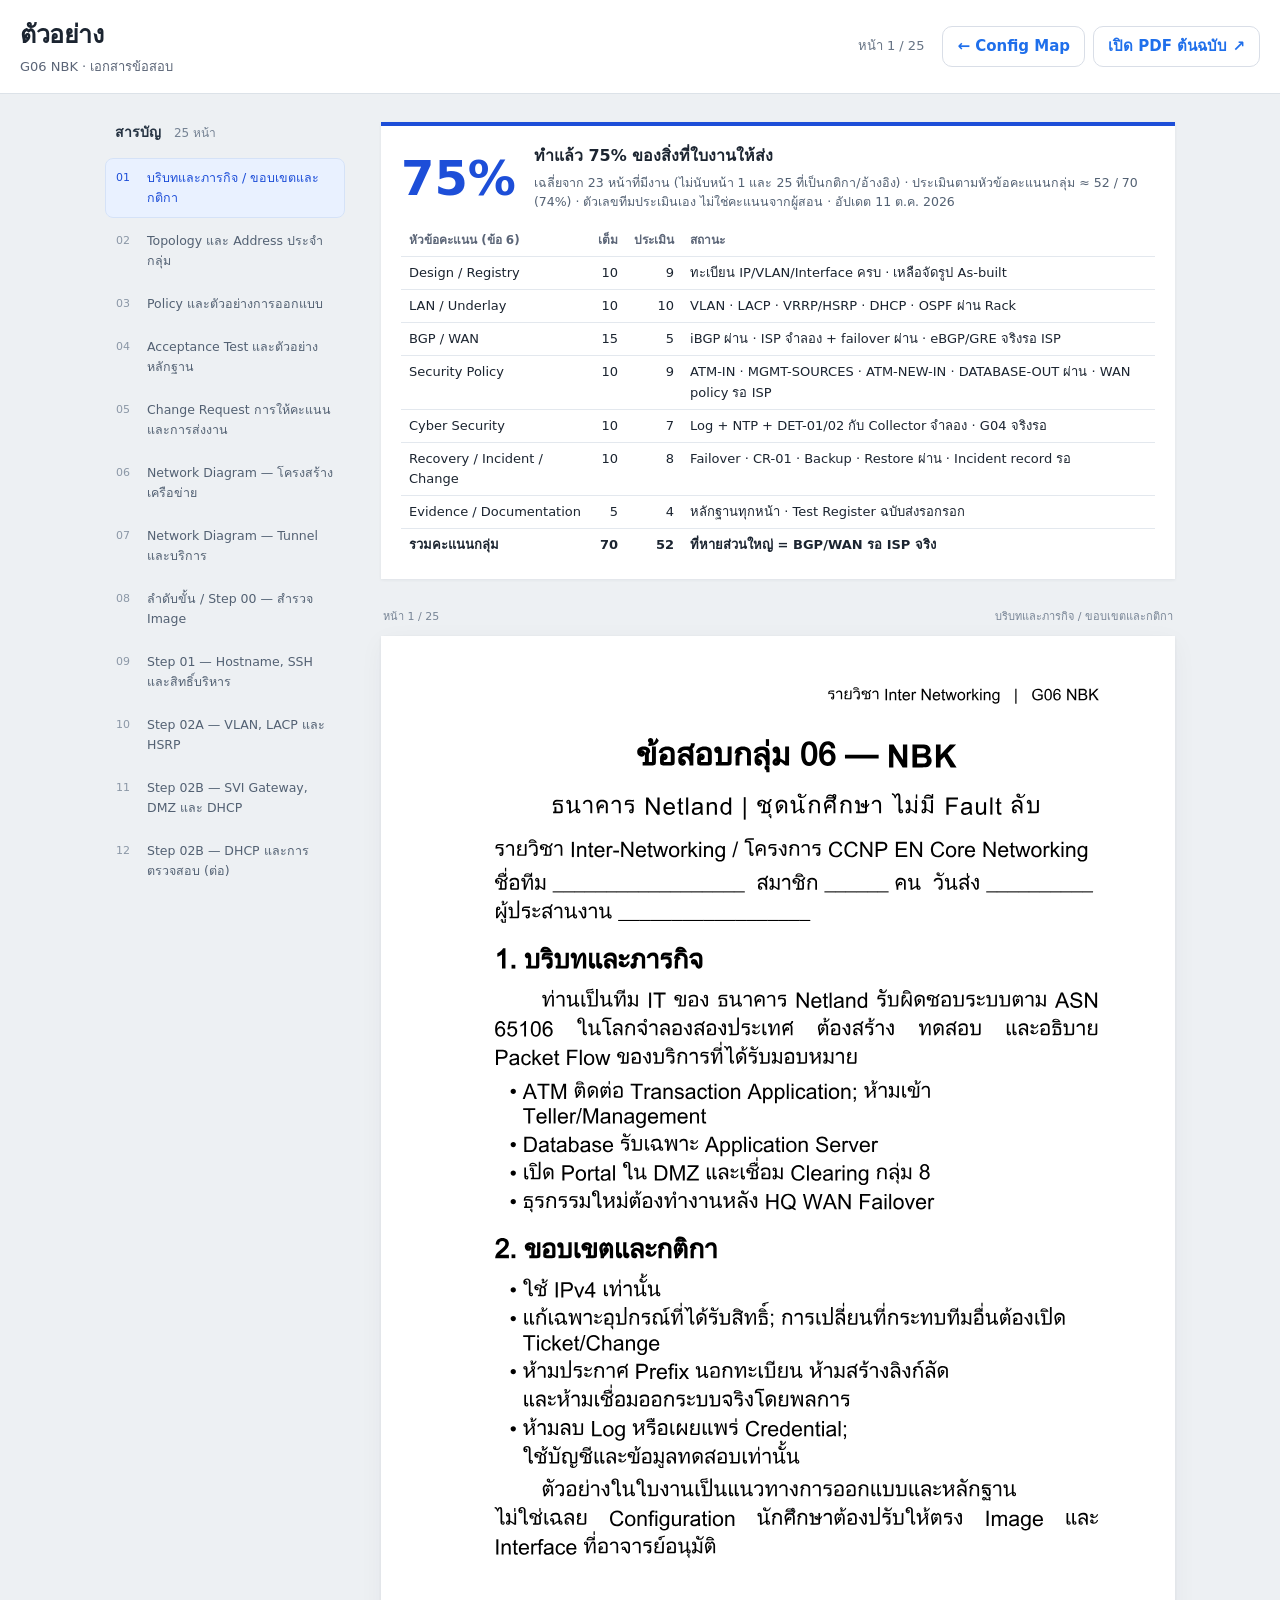
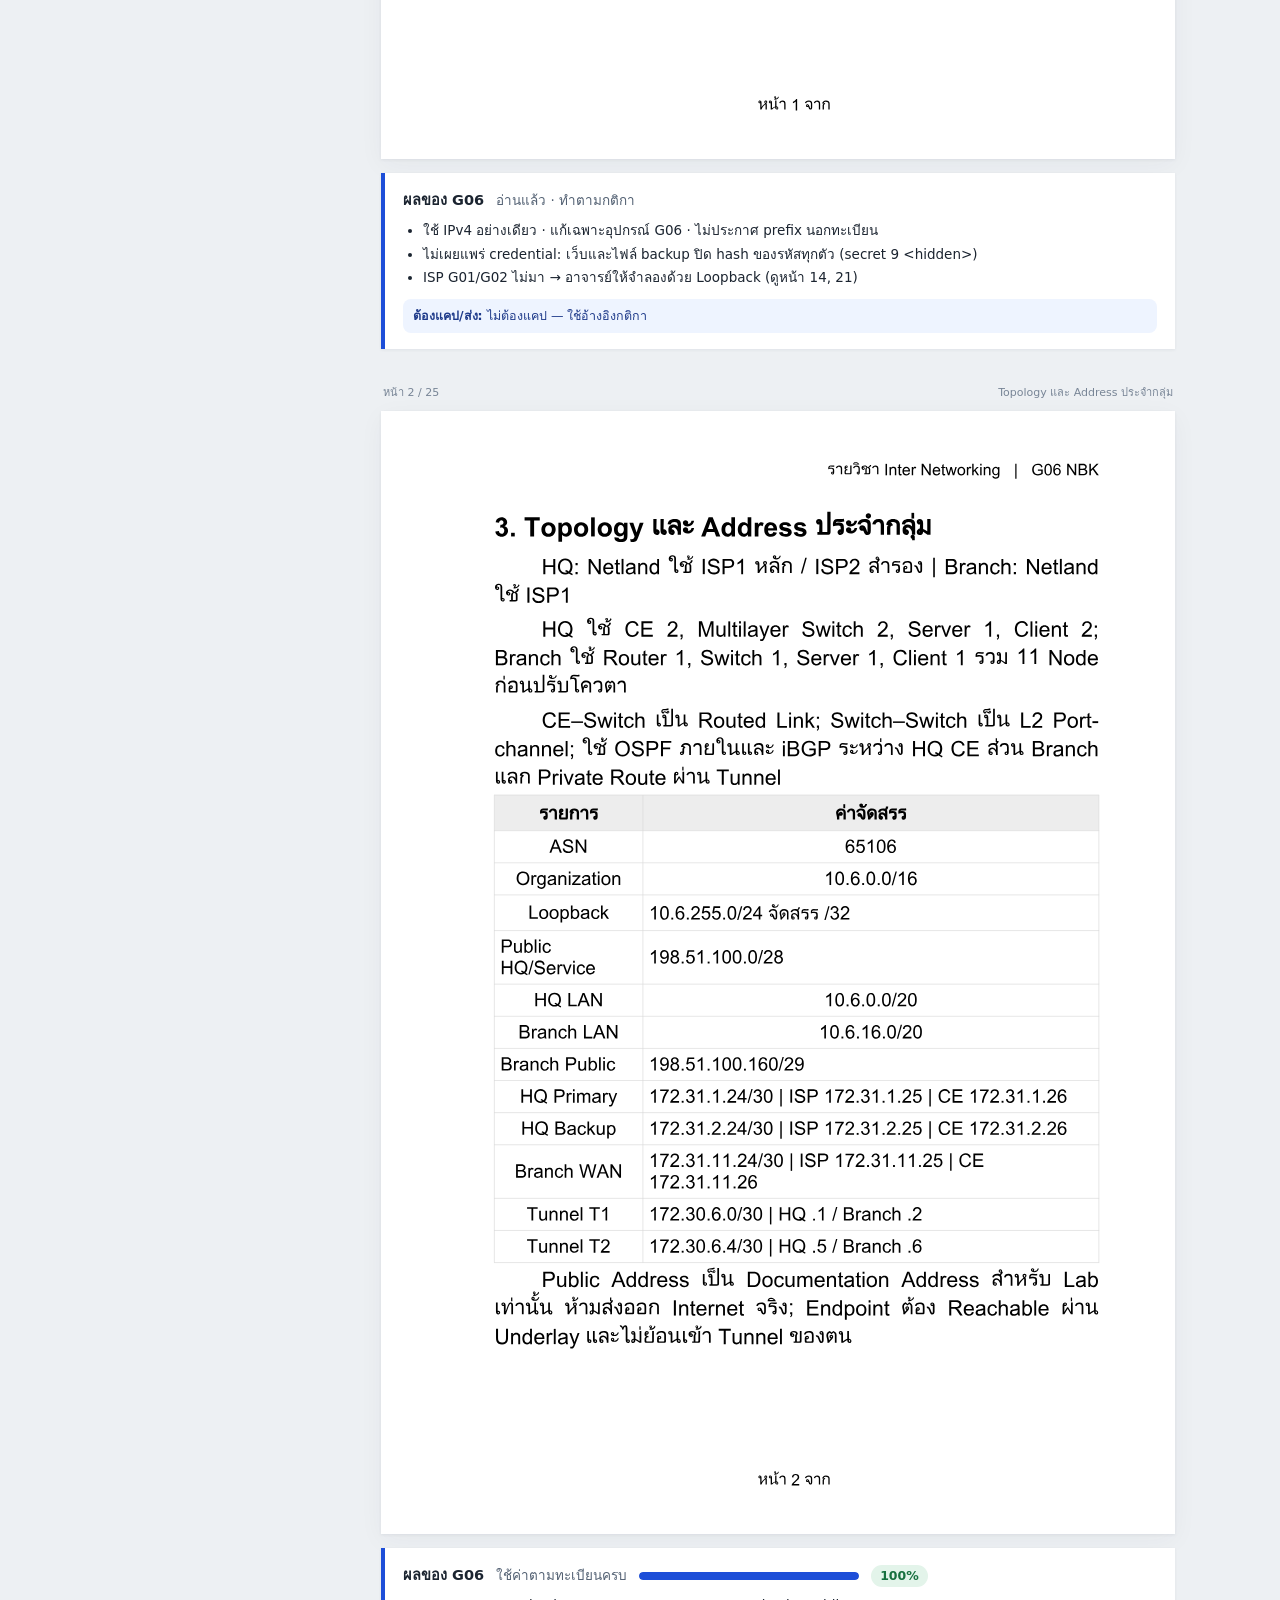
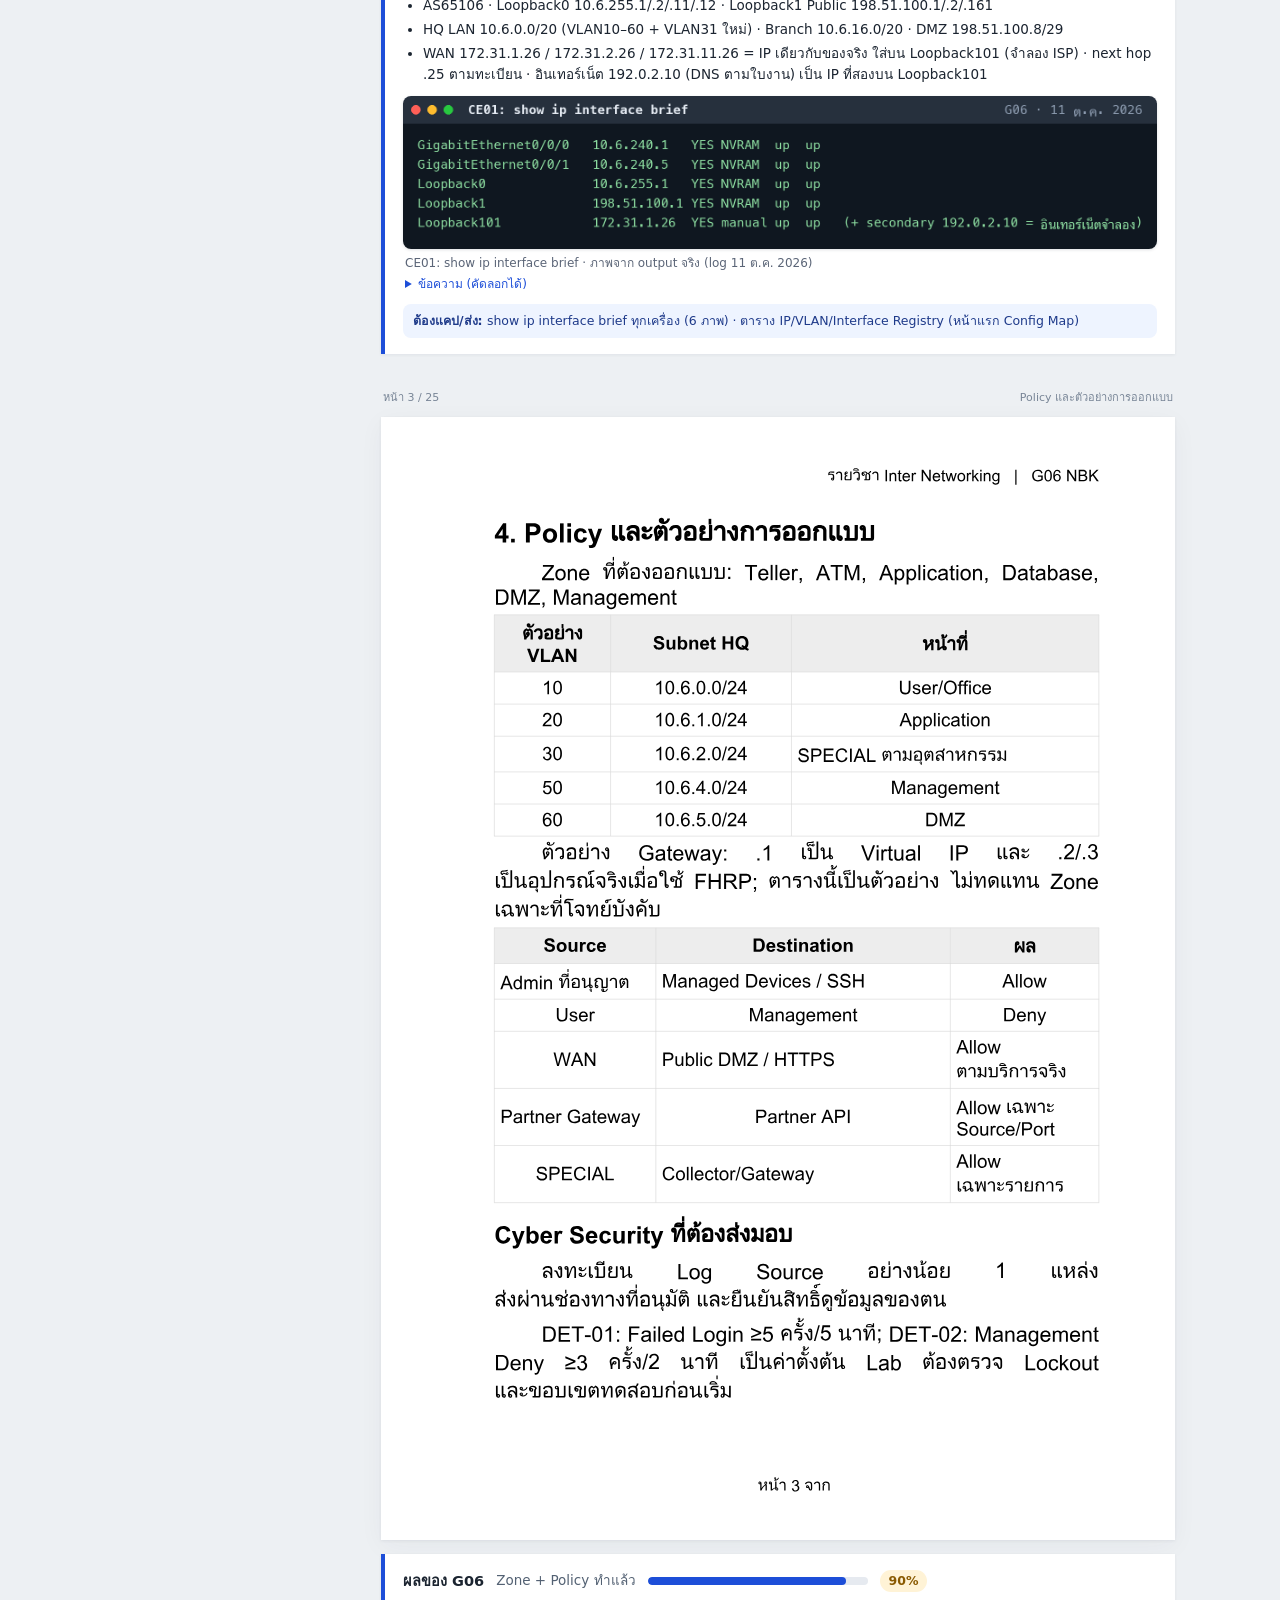
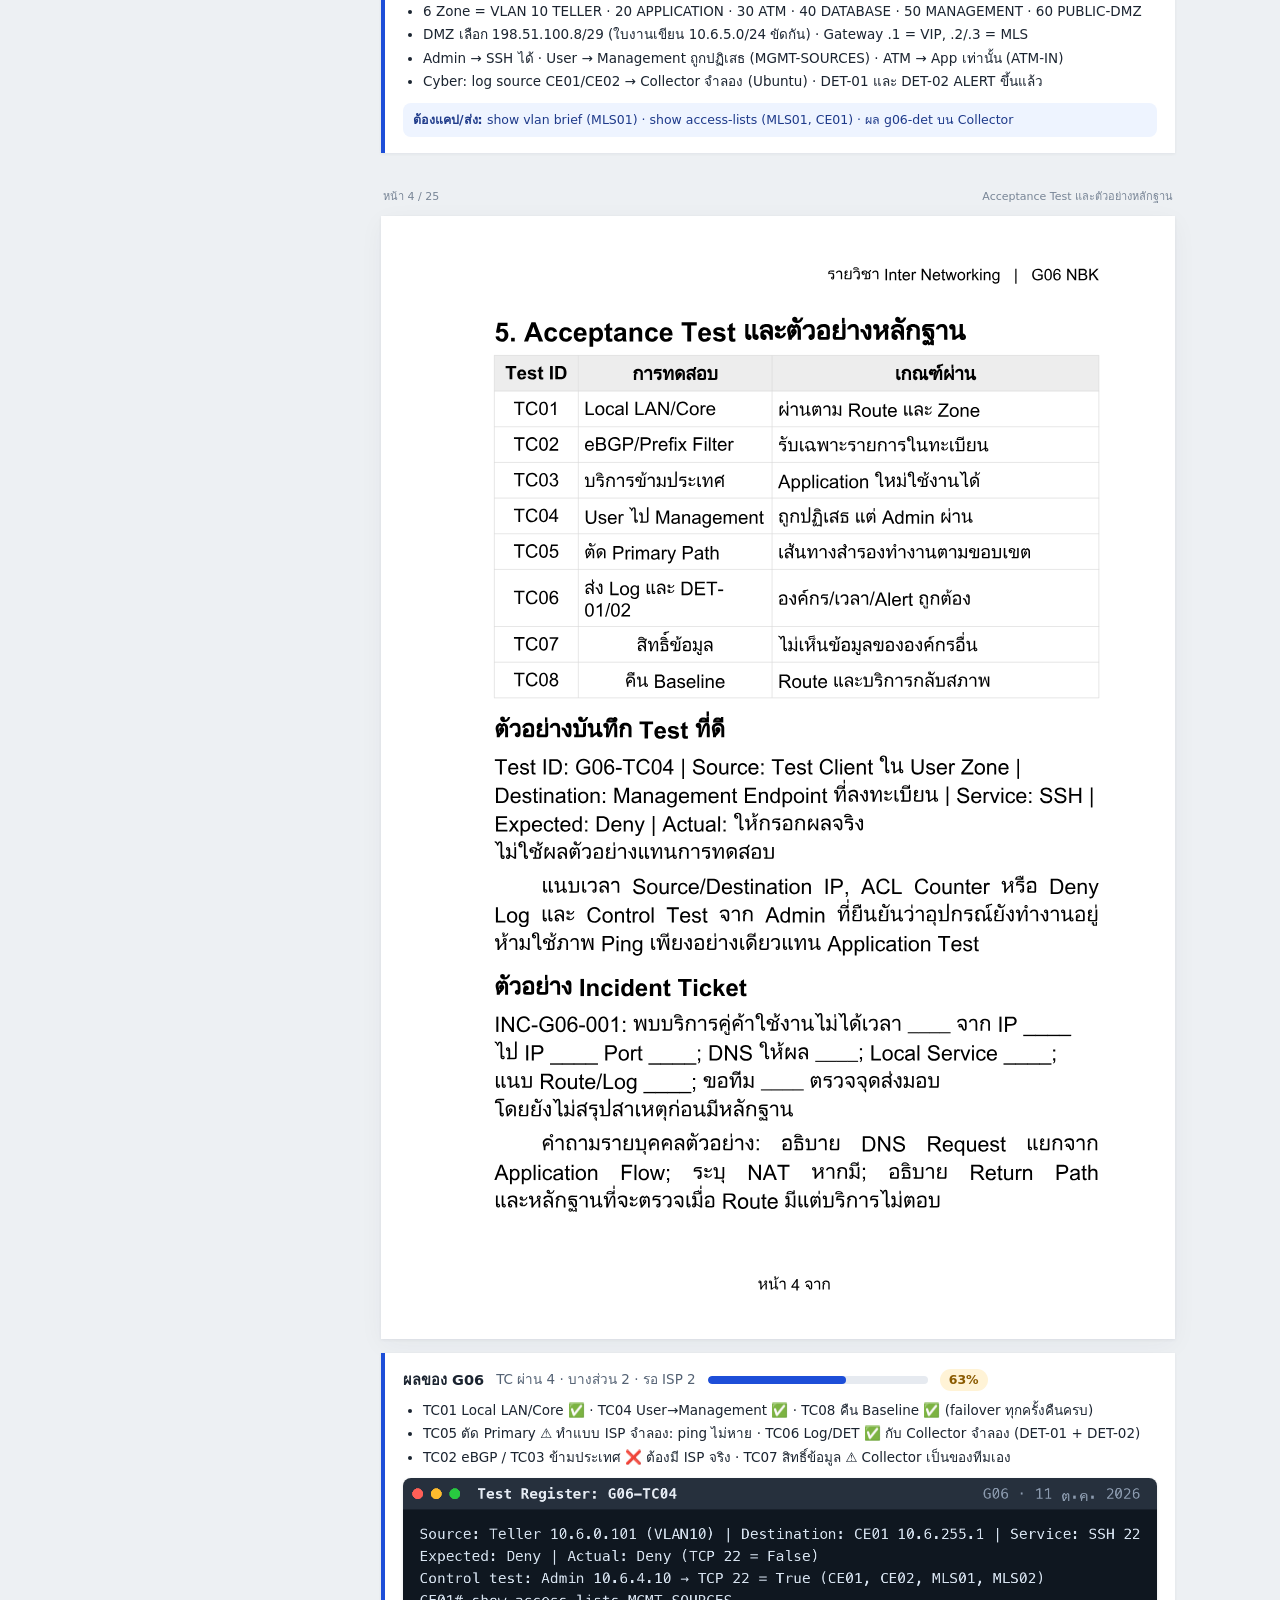
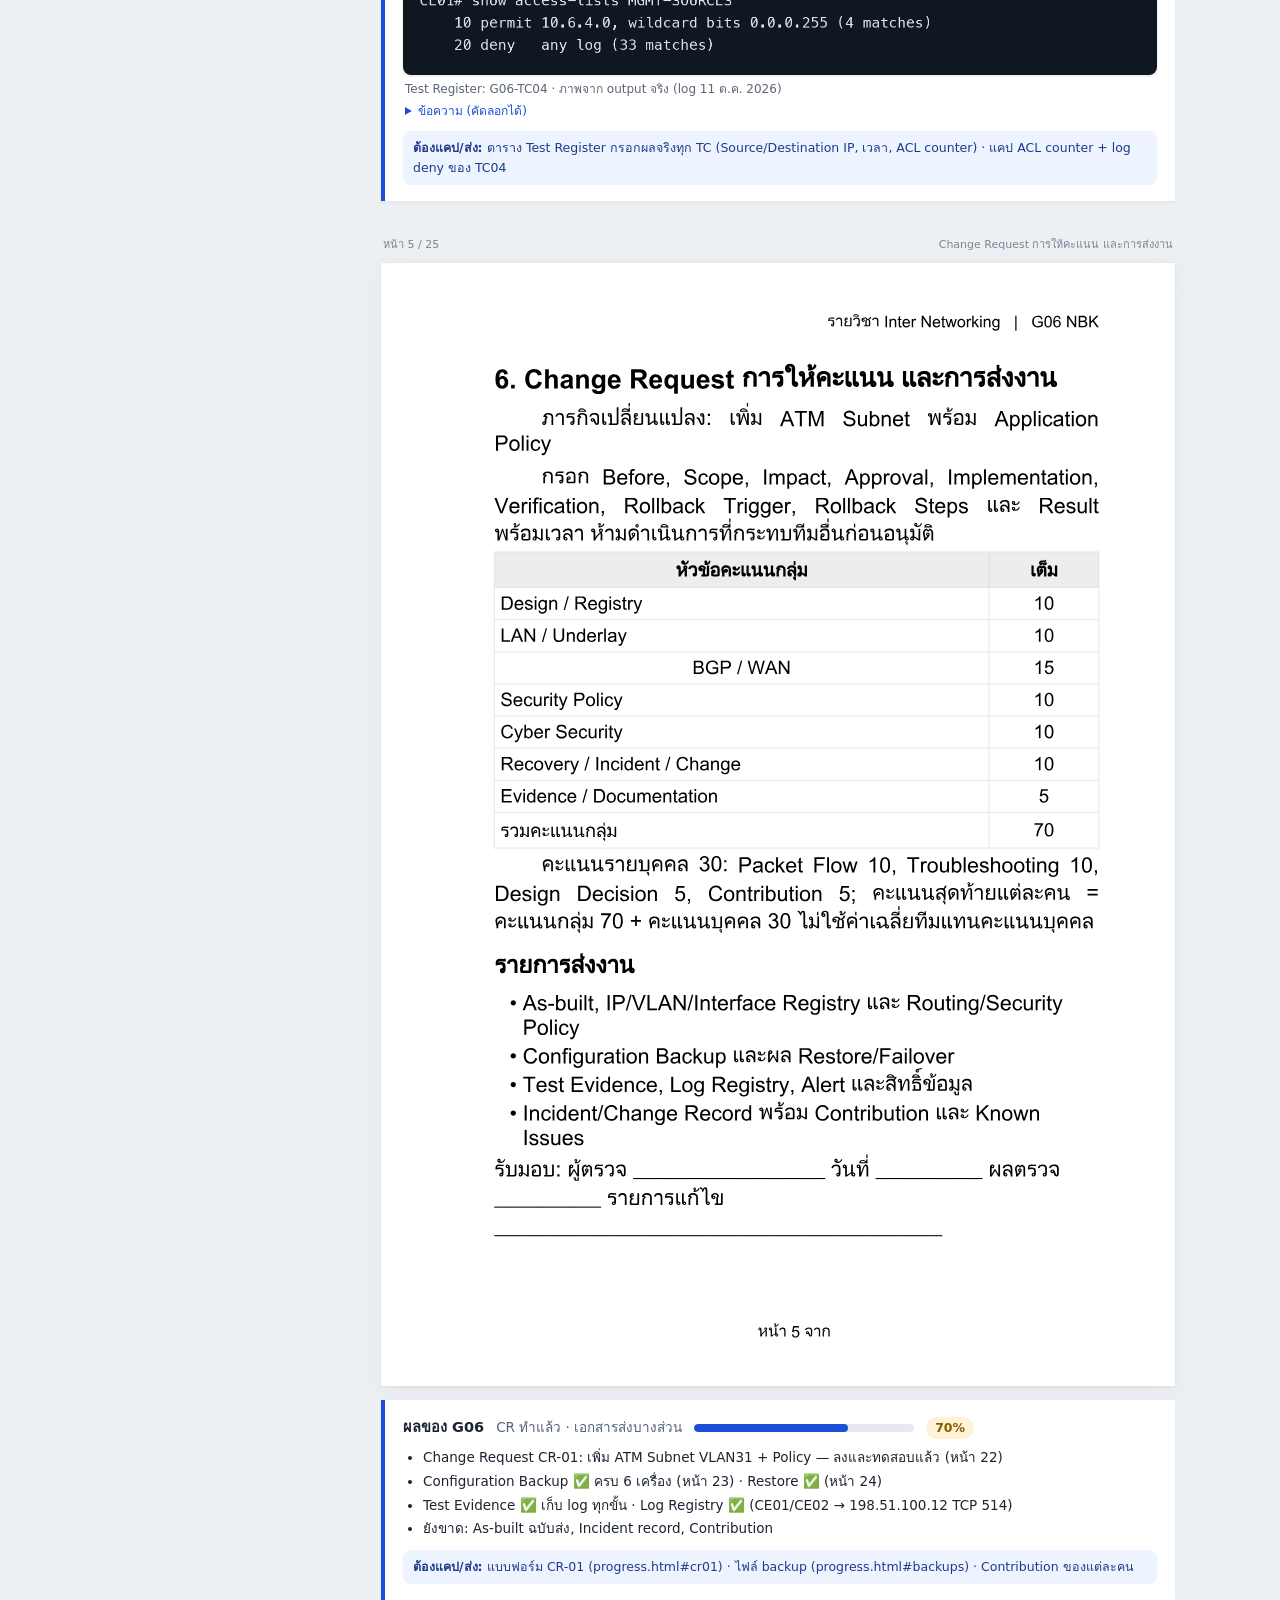
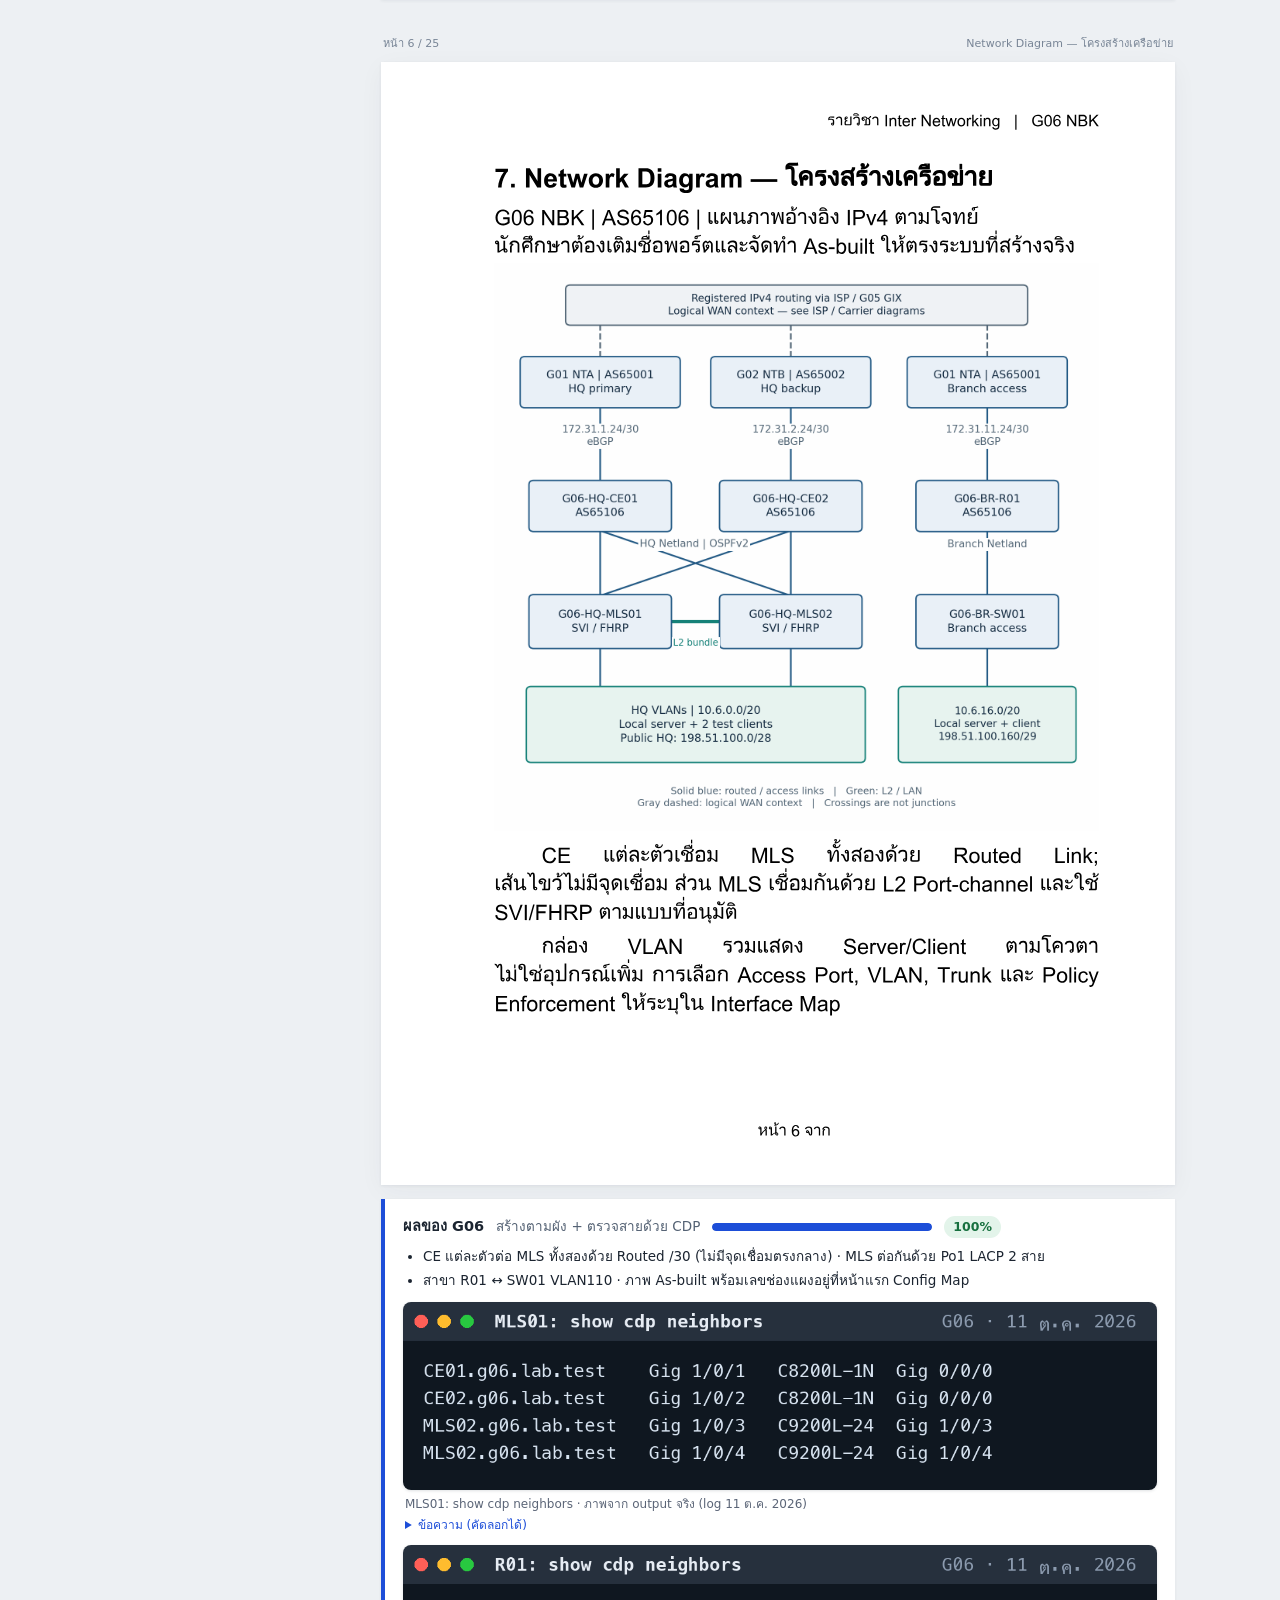
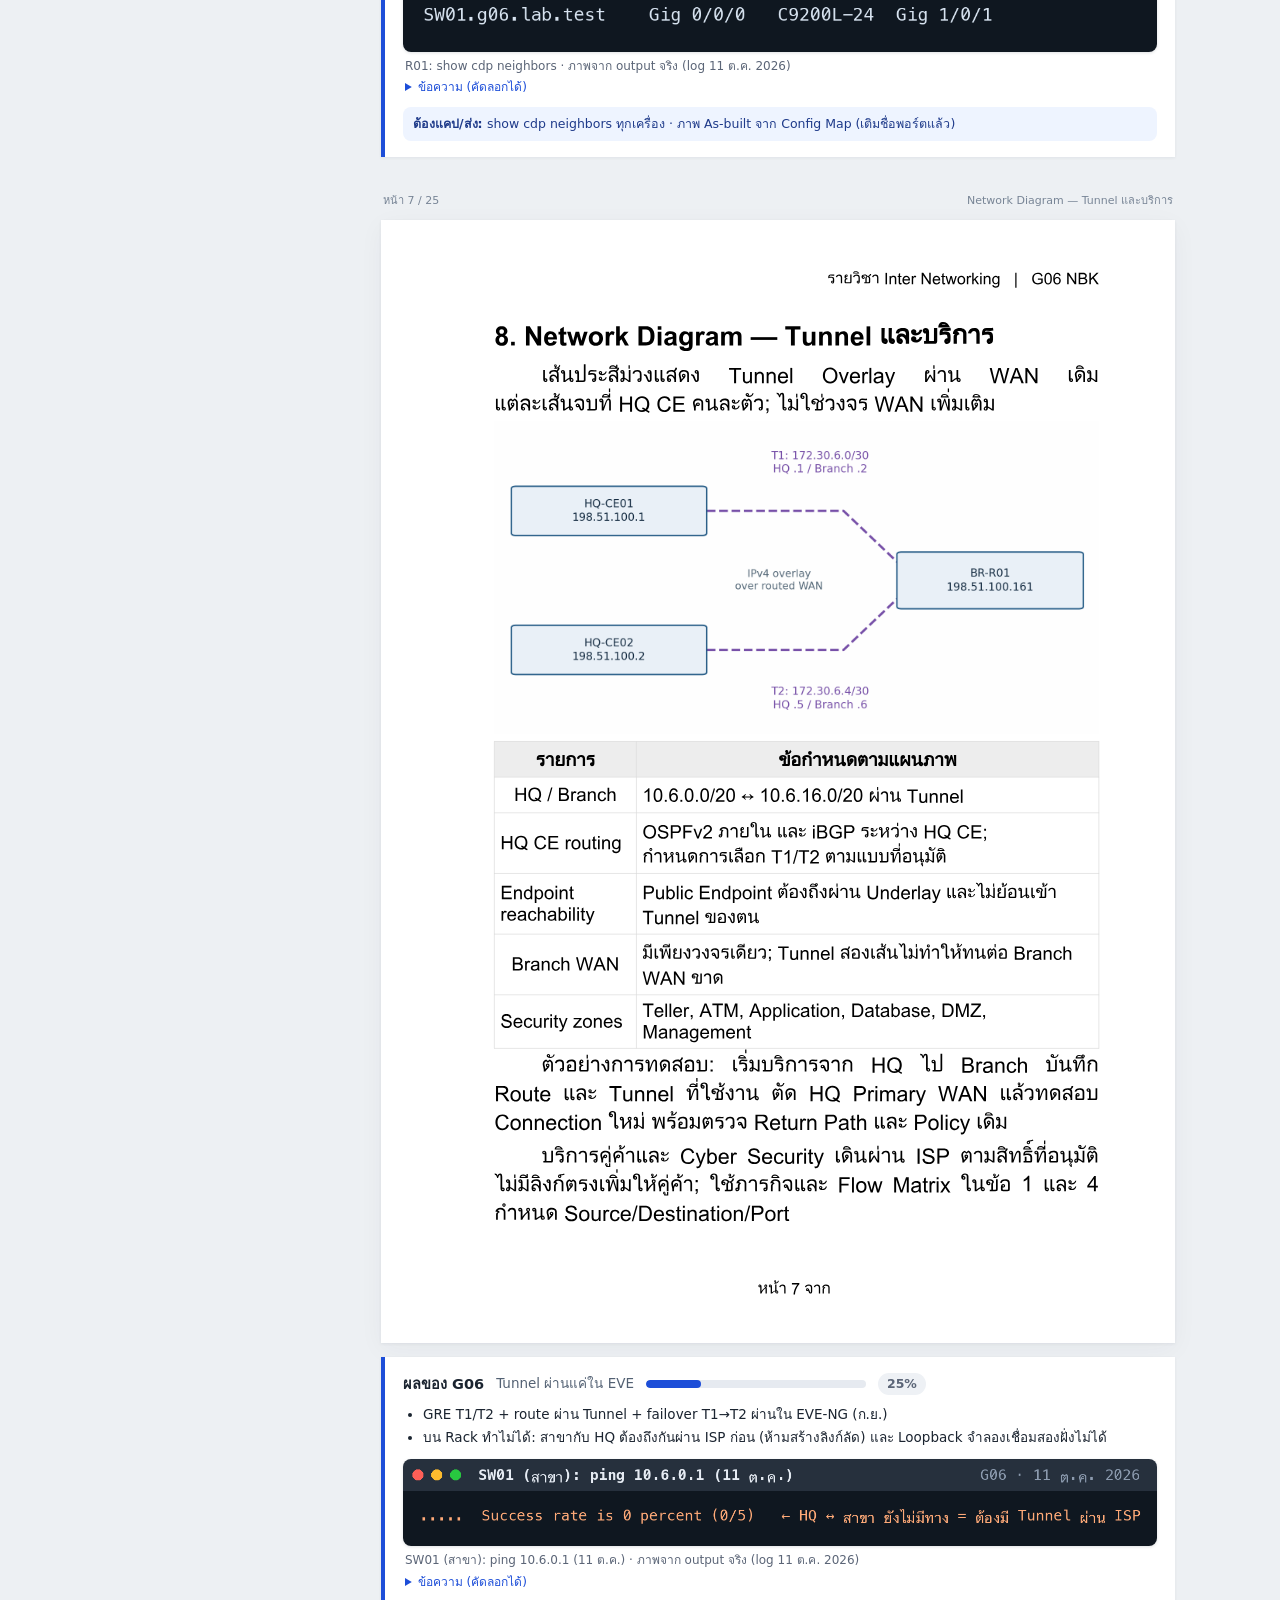
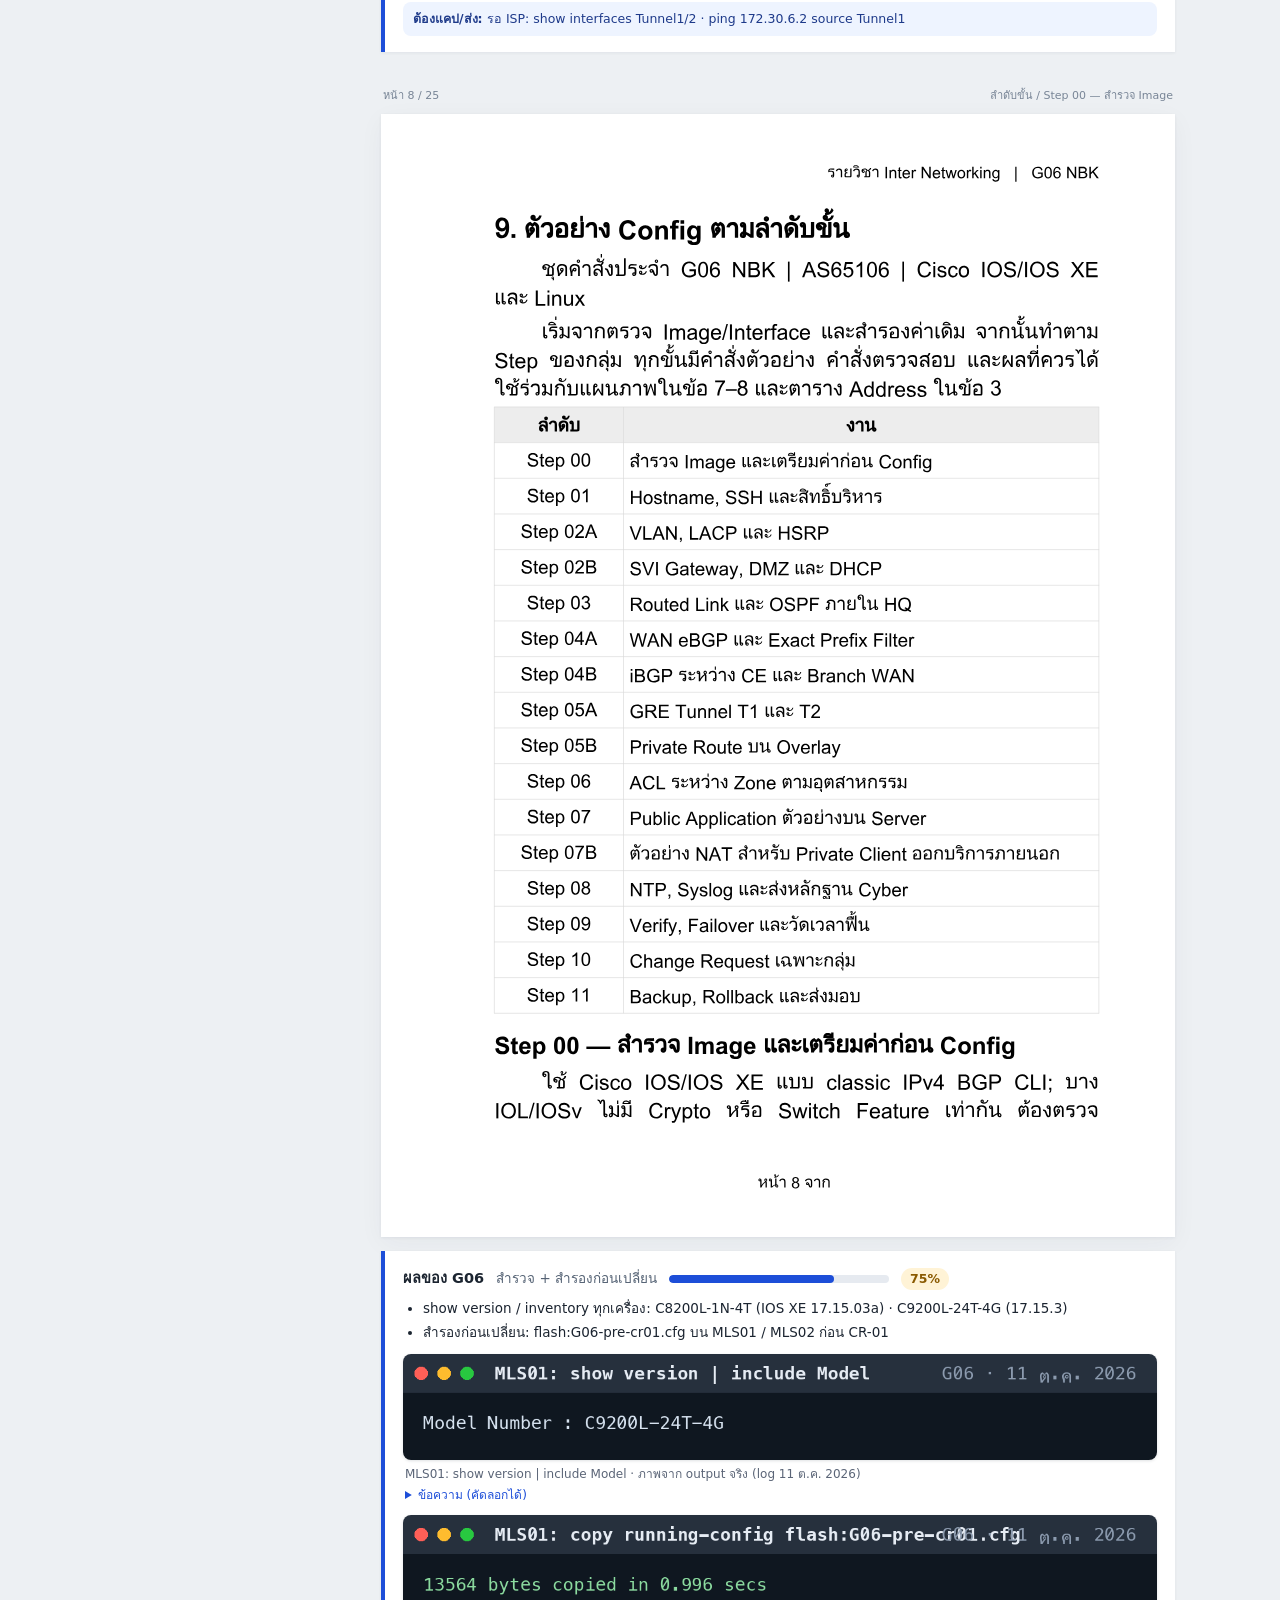
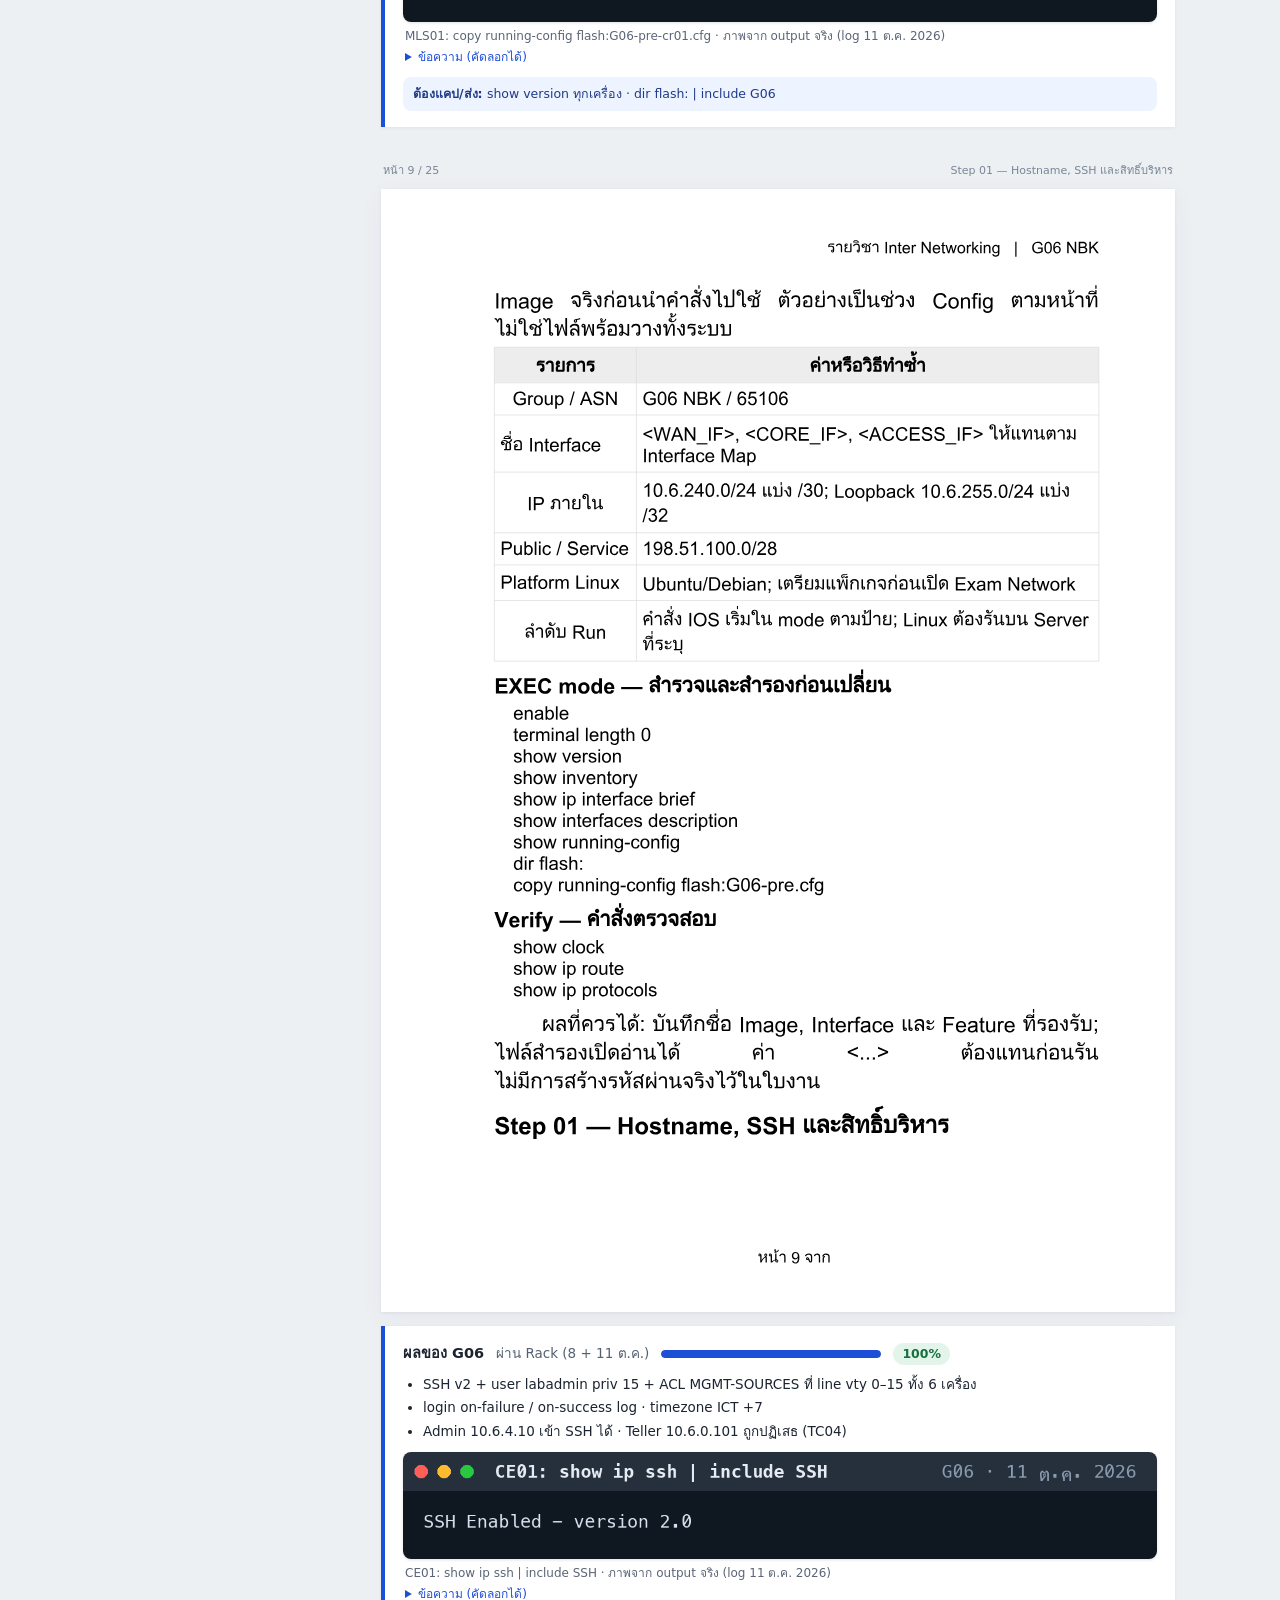
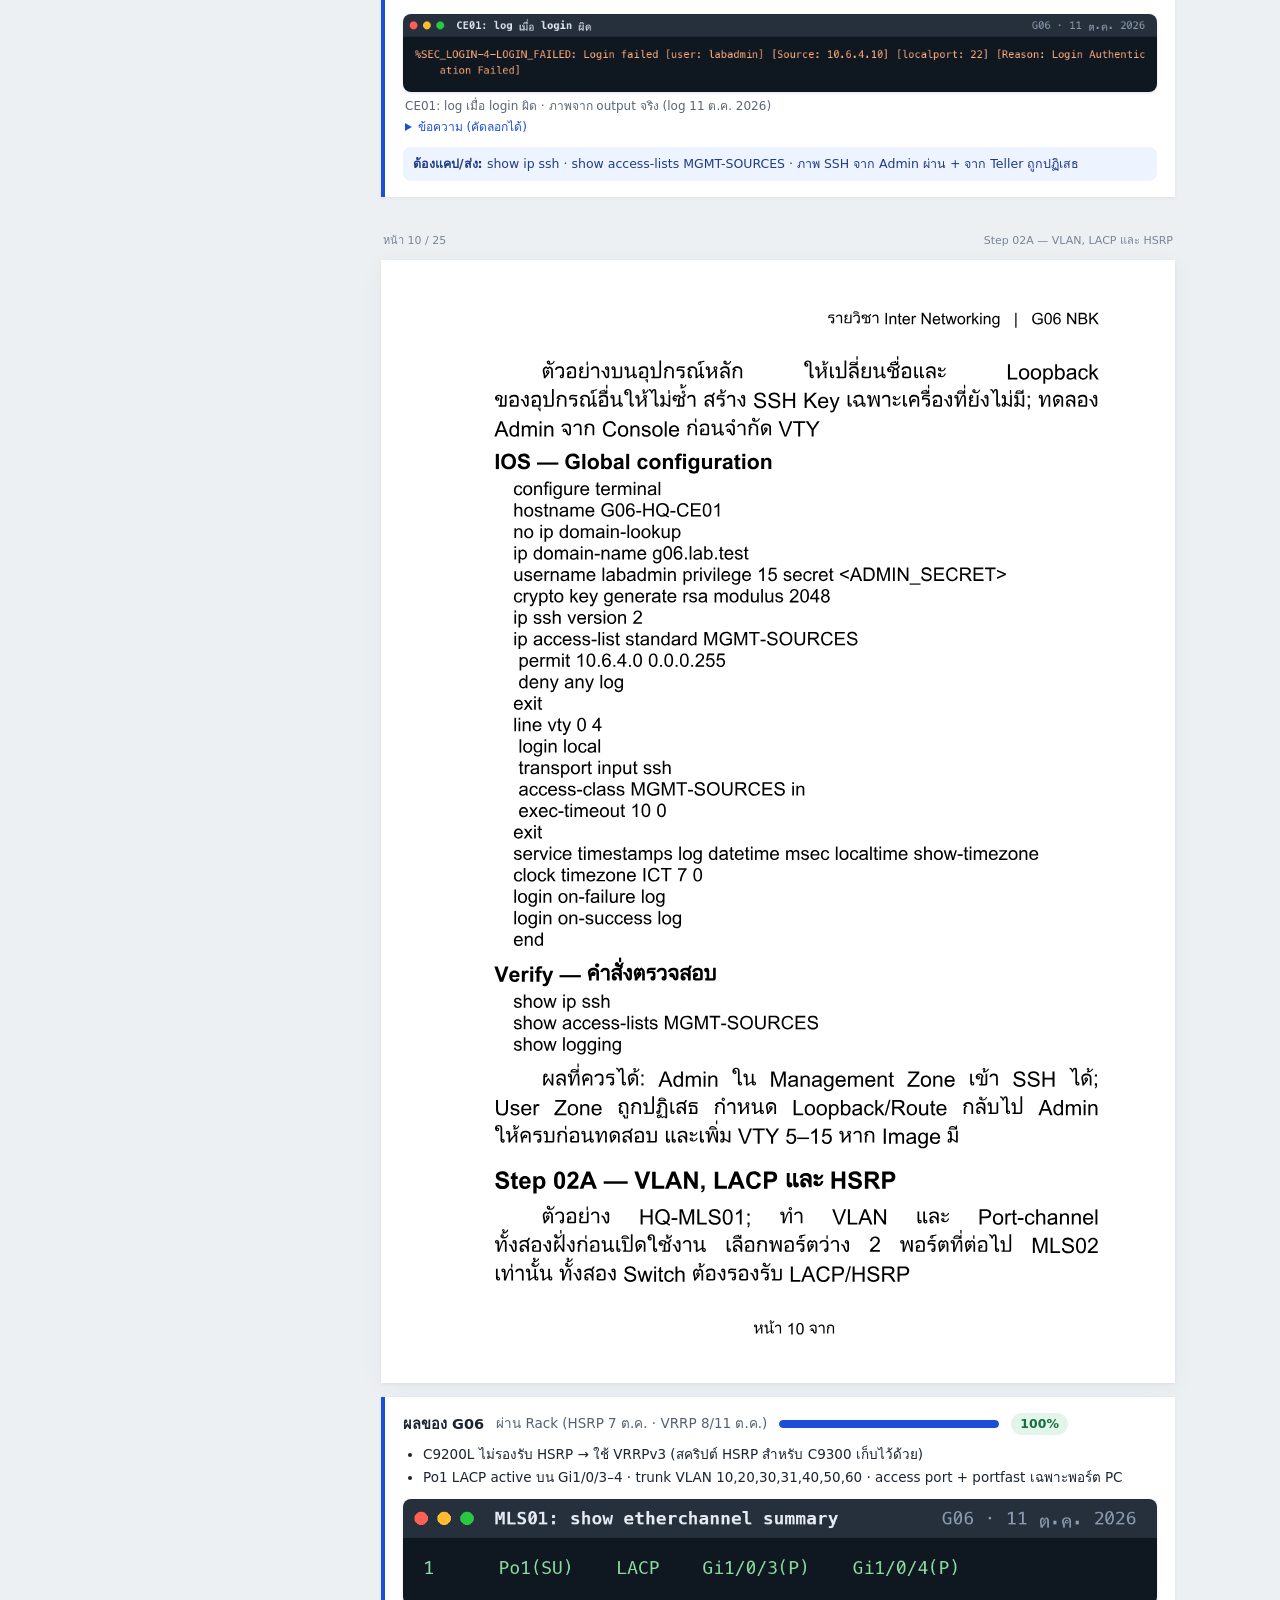
<file: examples.html>
<!doctype html>
<html lang="th" data-theme="light">
<head>
<meta charset="utf-8">
<meta name="viewport" content="width=device-width, initial-scale=1">
<title>ตัวอย่าง · G06 NBK</title>
<meta name="description" content="ตัวอย่างเอกสาร G06 NBK ตาม PDF ข้อสอบ ครบ 25 หน้า">
<link rel="stylesheet" href="style.css?v=20261011-progress1">
<link rel="stylesheet" href="examples.css?v=20261011-1">
<link rel="stylesheet" href="examples-evidence.css?v=20261011-3">
</head>
<body class="examples-body">
<a class="skip-link" href="#exam-document">ข้ามไปเอกสาร</a>
<header class="top examples-top">
  <div class="brand">
    <h1>ตัวอย่าง</h1>
    <p class="sub">G06 NBK · เอกสารข้อสอบ</p>
  </div>
  <div class="top-controls">
    <span class="reading-progress" id="readingProgress">หน้า 1 / 25</span>
    <a class="progress-link" href="index.html">← Config Map</a>
    <a class="progress-link" href="assets/exam-example/G06_NBK_Exam.pdf" target="_blank" rel="noopener">เปิด PDF ต้นฉบับ ↗</a>
  </div>
</header>
<div class="examples-layout">
  <aside class="document-outline" aria-label="สารบัญเอกสาร">
    <details open>
      <summary>สารบัญ <span>25 หน้า</span></summary>
      <nav aria-label="เลือกหน้าเอกสาร">
        <ol>
          <li><a href="#page-1" data-page-link="1"><span class="page-number">01</span><span>บริบทและภารกิจ / ขอบเขตและกติกา</span></a></li>
          <li><a href="#page-2" data-page-link="2"><span class="page-number">02</span><span>Topology และ Address ประจำกลุ่ม</span></a></li>
          <li><a href="#page-3" data-page-link="3"><span class="page-number">03</span><span>Policy และตัวอย่างการออกแบบ</span></a></li>
          <li><a href="#page-4" data-page-link="4"><span class="page-number">04</span><span>Acceptance Test และตัวอย่างหลักฐาน</span></a></li>
          <li><a href="#page-5" data-page-link="5"><span class="page-number">05</span><span>Change Request การให้คะแนน และการส่งงาน</span></a></li>
          <li><a href="#page-6" data-page-link="6"><span class="page-number">06</span><span>Network Diagram — โครงสร้างเครือข่าย</span></a></li>
          <li><a href="#page-7" data-page-link="7"><span class="page-number">07</span><span>Network Diagram — Tunnel และบริการ</span></a></li>
          <li><a href="#page-8" data-page-link="8"><span class="page-number">08</span><span>ลำดับขั้น / Step 00 — สำรวจ Image</span></a></li>
          <li><a href="#page-9" data-page-link="9"><span class="page-number">09</span><span>Step 01 — Hostname, SSH และสิทธิ์บริหาร</span></a></li>
          <li><a href="#page-10" data-page-link="10"><span class="page-number">10</span><span>Step 02A — VLAN, LACP และ HSRP</span></a></li>
          <li><a href="#page-11" data-page-link="11"><span class="page-number">11</span><span>Step 02B — SVI Gateway, DMZ และ DHCP</span></a></li>
          <li><a href="#page-12" data-page-link="12"><span class="page-number">12</span><span>Step 02B — DHCP และการตรวจสอบ (ต่อ)</span></a></li>
          <li><a href="#page-13" data-page-link="13"><span class="page-number">13</span><span>Step 03 — Routed Link และ OSPF ภายใน HQ</span></a></li>
          <li><a href="#page-14" data-page-link="14"><span class="page-number">14</span><span>Step 04A — WAN eBGP และ Exact Prefix Filter</span></a></li>
          <li><a href="#page-15" data-page-link="15"><span class="page-number">15</span><span>Step 04B — iBGP ระหว่าง CE และ Branch WAN</span></a></li>
          <li><a href="#page-16" data-page-link="16"><span class="page-number">16</span><span>Step 05A — GRE Tunnel T1 และ T2</span></a></li>
          <li><a href="#page-17" data-page-link="17"><span class="page-number">17</span><span>Step 05B — Private Route บน Overlay</span></a></li>
          <li><a href="#page-18" data-page-link="18"><span class="page-number">18</span><span>Step 06 — ACL ระหว่าง Zone</span></a></li>
          <li><a href="#page-19" data-page-link="19"><span class="page-number">19</span><span>Step 07 / 07B — Public Application และ NAT</span></a></li>
          <li><a href="#page-20" data-page-link="20"><span class="page-number">20</span><span>Step 08 — NTP, Syslog และหลักฐาน Cyber</span></a></li>
          <li><a href="#page-21" data-page-link="21"><span class="page-number">21</span><span>Step 09 — Verify, Failover และวัดเวลาฟื้น</span></a></li>
          <li><a href="#page-22" data-page-link="22"><span class="page-number">22</span><span>Step 10 — Change Request เฉพาะกลุ่ม</span></a></li>
          <li><a href="#page-23" data-page-link="23"><span class="page-number">23</span><span>Step 11 — Backup, Rollback และส่งมอบ</span></a></li>
          <li><a href="#page-24" data-page-link="24"><span class="page-number">24</span><span>Step 11 — Restore Check (ต่อ)</span></a></li>
          <li><a href="#page-25" data-page-link="25"><span class="page-number">25</span><span>เอกสารอ้างอิงและขอบเขตการใช้งาน Config</span></a></li>
        </ol>
      </nav>
    </details>
  </aside>
  <main id="exam-document" class="exam-document">
    <article class="exam-page" id="page-1" data-page="1" aria-label="หน้า 1: บริบทและภารกิจ / ขอบเขตและกติกา">
      <div class="page-caption"><span>หน้า 1 / 25</span><span>บริบทและภารกิจ / ขอบเขตและกติกา</span></div>
      <div class="paper">
        <img class="pdf-page-image" src="assets/exam-example/page-01.svg" alt="ข้อสอบ G06 NBK หน้า 1: บริบทและภารกิจ / ขอบเขตและกติกา" width="794" height="1123" loading="eager" decoding="async">
      </div>
      <!-- เพิ่มภาพของคุณหลังหน้า 1 ตรงนี้ เช่น:
      <figure class="evidence-figure">
        <img src="assets/my-evidence/page-01-result.png" alt="คำอธิบายภาพผลการทำงาน">
        <figcaption>คำอธิบายผลการทำงาน</figcaption>
      </figure>
      -->
    </article>

    <article class="exam-page" id="page-2" data-page="2" aria-label="หน้า 2: Topology และ Address ประจำกลุ่ม">
      <div class="page-caption"><span>หน้า 2 / 25</span><span>Topology และ Address ประจำกลุ่ม</span></div>
      <div class="paper">
        <img class="pdf-page-image" src="assets/exam-example/page-02.svg" alt="ข้อสอบ G06 NBK หน้า 2: Topology และ Address ประจำกลุ่ม" width="794" height="1123" loading="lazy" decoding="async">
      </div>
      <!-- เพิ่มภาพของคุณหลังหน้า 2 ตรงนี้ เช่น:
      <figure class="evidence-figure">
        <img src="assets/my-evidence/page-02-result.png" alt="คำอธิบายภาพผลการทำงาน">
        <figcaption>คำอธิบายผลการทำงาน</figcaption>
      </figure>
      -->
    </article>

    <article class="exam-page" id="page-3" data-page="3" aria-label="หน้า 3: Policy และตัวอย่างการออกแบบ">
      <div class="page-caption"><span>หน้า 3 / 25</span><span>Policy และตัวอย่างการออกแบบ</span></div>
      <div class="paper">
        <img class="pdf-page-image" src="assets/exam-example/page-03.svg" alt="ข้อสอบ G06 NBK หน้า 3: Policy และตัวอย่างการออกแบบ" width="794" height="1123" loading="lazy" decoding="async">
      </div>
      <!-- เพิ่มภาพของคุณหลังหน้า 3 ตรงนี้ เช่น:
      <figure class="evidence-figure">
        <img src="assets/my-evidence/page-03-result.png" alt="คำอธิบายภาพผลการทำงาน">
        <figcaption>คำอธิบายผลการทำงาน</figcaption>
      </figure>
      -->
    </article>

    <article class="exam-page" id="page-4" data-page="4" aria-label="หน้า 4: Acceptance Test และตัวอย่างหลักฐาน">
      <div class="page-caption"><span>หน้า 4 / 25</span><span>Acceptance Test และตัวอย่างหลักฐาน</span></div>
      <div class="paper">
        <img class="pdf-page-image" src="assets/exam-example/page-04.svg" alt="ข้อสอบ G06 NBK หน้า 4: Acceptance Test และตัวอย่างหลักฐาน" width="794" height="1123" loading="lazy" decoding="async">
      </div>
      <!-- เพิ่มภาพของคุณหลังหน้า 4 ตรงนี้ เช่น:
      <figure class="evidence-figure">
        <img src="assets/my-evidence/page-04-result.png" alt="คำอธิบายภาพผลการทำงาน">
        <figcaption>คำอธิบายผลการทำงาน</figcaption>
      </figure>
      -->
    </article>

    <article class="exam-page" id="page-5" data-page="5" aria-label="หน้า 5: Change Request การให้คะแนน และการส่งงาน">
      <div class="page-caption"><span>หน้า 5 / 25</span><span>Change Request การให้คะแนน และการส่งงาน</span></div>
      <div class="paper">
        <img class="pdf-page-image" src="assets/exam-example/page-05.svg" alt="ข้อสอบ G06 NBK หน้า 5: Change Request การให้คะแนน และการส่งงาน" width="794" height="1123" loading="lazy" decoding="async">
      </div>
      <!-- เพิ่มภาพของคุณหลังหน้า 5 ตรงนี้ เช่น:
      <figure class="evidence-figure">
        <img src="assets/my-evidence/page-05-result.png" alt="คำอธิบายภาพผลการทำงาน">
        <figcaption>คำอธิบายผลการทำงาน</figcaption>
      </figure>
      -->
    </article>

    <article class="exam-page" id="page-6" data-page="6" aria-label="หน้า 6: Network Diagram — โครงสร้างเครือข่าย">
      <div class="page-caption"><span>หน้า 6 / 25</span><span>Network Diagram — โครงสร้างเครือข่าย</span></div>
      <div class="paper">
        <img class="pdf-page-image" src="assets/exam-example/page-06.svg" alt="ข้อสอบ G06 NBK หน้า 6: Network Diagram — โครงสร้างเครือข่าย" width="794" height="1123" loading="lazy" decoding="async">
      </div>
      <!-- เพิ่มภาพของคุณหลังหน้า 6 ตรงนี้ เช่น:
      <figure class="evidence-figure">
        <img src="assets/my-evidence/page-06-result.png" alt="คำอธิบายภาพผลการทำงาน">
        <figcaption>คำอธิบายผลการทำงาน</figcaption>
      </figure>
      -->
    </article>

    <article class="exam-page" id="page-7" data-page="7" aria-label="หน้า 7: Network Diagram — Tunnel และบริการ">
      <div class="page-caption"><span>หน้า 7 / 25</span><span>Network Diagram — Tunnel และบริการ</span></div>
      <div class="paper">
        <img class="pdf-page-image" src="assets/exam-example/page-07.svg" alt="ข้อสอบ G06 NBK หน้า 7: Network Diagram — Tunnel และบริการ" width="794" height="1123" loading="lazy" decoding="async">
      </div>
      <!-- เพิ่มภาพของคุณหลังหน้า 7 ตรงนี้ เช่น:
      <figure class="evidence-figure">
        <img src="assets/my-evidence/page-07-result.png" alt="คำอธิบายภาพผลการทำงาน">
        <figcaption>คำอธิบายผลการทำงาน</figcaption>
      </figure>
      -->
    </article>

    <article class="exam-page" id="page-8" data-page="8" aria-label="หน้า 8: ลำดับขั้น / Step 00 — สำรวจ Image">
      <div class="page-caption"><span>หน้า 8 / 25</span><span>ลำดับขั้น / Step 00 — สำรวจ Image</span></div>
      <div class="paper">
        <img class="pdf-page-image" src="assets/exam-example/page-08.svg" alt="ข้อสอบ G06 NBK หน้า 8: ลำดับขั้น / Step 00 — สำรวจ Image" width="794" height="1123" loading="lazy" decoding="async">
      </div>
      <!-- เพิ่มภาพของคุณหลังหน้า 8 ตรงนี้ เช่น:
      <figure class="evidence-figure">
        <img src="assets/my-evidence/page-08-result.png" alt="คำอธิบายภาพผลการทำงาน">
        <figcaption>คำอธิบายผลการทำงาน</figcaption>
      </figure>
      -->
    </article>

    <article class="exam-page" id="page-9" data-page="9" aria-label="หน้า 9: Step 01 — Hostname, SSH และสิทธิ์บริหาร">
      <div class="page-caption"><span>หน้า 9 / 25</span><span>Step 01 — Hostname, SSH และสิทธิ์บริหาร</span></div>
      <div class="paper">
        <img class="pdf-page-image" src="assets/exam-example/page-09.svg" alt="ข้อสอบ G06 NBK หน้า 9: Step 01 — Hostname, SSH และสิทธิ์บริหาร" width="794" height="1123" loading="lazy" decoding="async">
      </div>
      <!-- เพิ่มภาพของคุณหลังหน้า 9 ตรงนี้ เช่น:
      <figure class="evidence-figure">
        <img src="assets/my-evidence/page-09-result.png" alt="คำอธิบายภาพผลการทำงาน">
        <figcaption>คำอธิบายผลการทำงาน</figcaption>
      </figure>
      -->
    </article>

    <article class="exam-page" id="page-10" data-page="10" aria-label="หน้า 10: Step 02A — VLAN, LACP และ HSRP">
      <div class="page-caption"><span>หน้า 10 / 25</span><span>Step 02A — VLAN, LACP และ HSRP</span></div>
      <div class="paper">
        <img class="pdf-page-image" src="assets/exam-example/page-10.svg" alt="ข้อสอบ G06 NBK หน้า 10: Step 02A — VLAN, LACP และ HSRP" width="794" height="1123" loading="lazy" decoding="async">
      </div>
      <!-- เพิ่มภาพของคุณหลังหน้า 10 ตรงนี้ เช่น:
      <figure class="evidence-figure">
        <img src="assets/my-evidence/page-10-result.png" alt="คำอธิบายภาพผลการทำงาน">
        <figcaption>คำอธิบายผลการทำงาน</figcaption>
      </figure>
      -->
    </article>

    <article class="exam-page" id="page-11" data-page="11" aria-label="หน้า 11: Step 02B — SVI Gateway, DMZ และ DHCP">
      <div class="page-caption"><span>หน้า 11 / 25</span><span>Step 02B — SVI Gateway, DMZ และ DHCP</span></div>
      <div class="paper">
        <img class="pdf-page-image" src="assets/exam-example/page-11.svg" alt="ข้อสอบ G06 NBK หน้า 11: Step 02B — SVI Gateway, DMZ และ DHCP" width="794" height="1123" loading="lazy" decoding="async">
      </div>
      <!-- เพิ่มภาพของคุณหลังหน้า 11 ตรงนี้ เช่น:
      <figure class="evidence-figure">
        <img src="assets/my-evidence/page-11-result.png" alt="คำอธิบายภาพผลการทำงาน">
        <figcaption>คำอธิบายผลการทำงาน</figcaption>
      </figure>
      -->
    </article>

    <article class="exam-page" id="page-12" data-page="12" aria-label="หน้า 12: Step 02B — DHCP และการตรวจสอบ (ต่อ)">
      <div class="page-caption"><span>หน้า 12 / 25</span><span>Step 02B — DHCP และการตรวจสอบ (ต่อ)</span></div>
      <div class="paper">
        <img class="pdf-page-image" src="assets/exam-example/page-12.svg" alt="ข้อสอบ G06 NBK หน้า 12: Step 02B — DHCP และการตรวจสอบ (ต่อ)" width="794" height="1123" loading="lazy" decoding="async">
      </div>
      <!-- เพิ่มภาพของคุณหลังหน้า 12 ตรงนี้ เช่น:
      <figure class="evidence-figure">
        <img src="assets/my-evidence/page-12-result.png" alt="คำอธิบายภาพผลการทำงาน">
        <figcaption>คำอธิบายผลการทำงาน</figcaption>
      </figure>
      -->
    </article>

    <article class="exam-page" id="page-13" data-page="13" aria-label="หน้า 13: Step 03 — Routed Link และ OSPF ภายใน HQ">
      <div class="page-caption"><span>หน้า 13 / 25</span><span>Step 03 — Routed Link และ OSPF ภายใน HQ</span></div>
      <div class="paper">
        <img class="pdf-page-image" src="assets/exam-example/page-13.svg" alt="ข้อสอบ G06 NBK หน้า 13: Step 03 — Routed Link และ OSPF ภายใน HQ" width="794" height="1123" loading="lazy" decoding="async">
      </div>
      <!-- เพิ่มภาพของคุณหลังหน้า 13 ตรงนี้ เช่น:
      <figure class="evidence-figure">
        <img src="assets/my-evidence/page-13-result.png" alt="คำอธิบายภาพผลการทำงาน">
        <figcaption>คำอธิบายผลการทำงาน</figcaption>
      </figure>
      -->
    </article>

    <article class="exam-page" id="page-14" data-page="14" aria-label="หน้า 14: Step 04A — WAN eBGP และ Exact Prefix Filter">
      <div class="page-caption"><span>หน้า 14 / 25</span><span>Step 04A — WAN eBGP และ Exact Prefix Filter</span></div>
      <div class="paper">
        <img class="pdf-page-image" src="assets/exam-example/page-14.svg" alt="ข้อสอบ G06 NBK หน้า 14: Step 04A — WAN eBGP และ Exact Prefix Filter" width="794" height="1123" loading="lazy" decoding="async">
      </div>
      <!-- เพิ่มภาพของคุณหลังหน้า 14 ตรงนี้ เช่น:
      <figure class="evidence-figure">
        <img src="assets/my-evidence/page-14-result.png" alt="คำอธิบายภาพผลการทำงาน">
        <figcaption>คำอธิบายผลการทำงาน</figcaption>
      </figure>
      -->
    </article>

    <article class="exam-page" id="page-15" data-page="15" aria-label="หน้า 15: Step 04B — iBGP ระหว่าง CE และ Branch WAN">
      <div class="page-caption"><span>หน้า 15 / 25</span><span>Step 04B — iBGP ระหว่าง CE และ Branch WAN</span></div>
      <div class="paper">
        <img class="pdf-page-image" src="assets/exam-example/page-15.svg" alt="ข้อสอบ G06 NBK หน้า 15: Step 04B — iBGP ระหว่าง CE และ Branch WAN" width="794" height="1123" loading="lazy" decoding="async">
      </div>
      <!-- เพิ่มภาพของคุณหลังหน้า 15 ตรงนี้ เช่น:
      <figure class="evidence-figure">
        <img src="assets/my-evidence/page-15-result.png" alt="คำอธิบายภาพผลการทำงาน">
        <figcaption>คำอธิบายผลการทำงาน</figcaption>
      </figure>
      -->
    </article>

    <article class="exam-page" id="page-16" data-page="16" aria-label="หน้า 16: Step 05A — GRE Tunnel T1 และ T2">
      <div class="page-caption"><span>หน้า 16 / 25</span><span>Step 05A — GRE Tunnel T1 และ T2</span></div>
      <div class="paper">
        <img class="pdf-page-image" src="assets/exam-example/page-16.svg" alt="ข้อสอบ G06 NBK หน้า 16: Step 05A — GRE Tunnel T1 และ T2" width="794" height="1123" loading="lazy" decoding="async">
      </div>
      <!-- เพิ่มภาพของคุณหลังหน้า 16 ตรงนี้ เช่น:
      <figure class="evidence-figure">
        <img src="assets/my-evidence/page-16-result.png" alt="คำอธิบายภาพผลการทำงาน">
        <figcaption>คำอธิบายผลการทำงาน</figcaption>
      </figure>
      -->
    </article>

    <article class="exam-page" id="page-17" data-page="17" aria-label="หน้า 17: Step 05B — Private Route บน Overlay">
      <div class="page-caption"><span>หน้า 17 / 25</span><span>Step 05B — Private Route บน Overlay</span></div>
      <div class="paper">
        <img class="pdf-page-image" src="assets/exam-example/page-17.svg" alt="ข้อสอบ G06 NBK หน้า 17: Step 05B — Private Route บน Overlay" width="794" height="1123" loading="lazy" decoding="async">
      </div>
      <!-- เพิ่มภาพของคุณหลังหน้า 17 ตรงนี้ เช่น:
      <figure class="evidence-figure">
        <img src="assets/my-evidence/page-17-result.png" alt="คำอธิบายภาพผลการทำงาน">
        <figcaption>คำอธิบายผลการทำงาน</figcaption>
      </figure>
      -->
    </article>

    <article class="exam-page" id="page-18" data-page="18" aria-label="หน้า 18: Step 06 — ACL ระหว่าง Zone">
      <div class="page-caption"><span>หน้า 18 / 25</span><span>Step 06 — ACL ระหว่าง Zone</span></div>
      <div class="paper">
        <img class="pdf-page-image" src="assets/exam-example/page-18.svg" alt="ข้อสอบ G06 NBK หน้า 18: Step 06 — ACL ระหว่าง Zone" width="794" height="1123" loading="lazy" decoding="async">
      </div>
      <!-- เพิ่มภาพของคุณหลังหน้า 18 ตรงนี้ เช่น:
      <figure class="evidence-figure">
        <img src="assets/my-evidence/page-18-result.png" alt="คำอธิบายภาพผลการทำงาน">
        <figcaption>คำอธิบายผลการทำงาน</figcaption>
      </figure>
      -->
    </article>

    <article class="exam-page" id="page-19" data-page="19" aria-label="หน้า 19: Step 07 / 07B — Public Application และ NAT">
      <div class="page-caption"><span>หน้า 19 / 25</span><span>Step 07 / 07B — Public Application และ NAT</span></div>
      <div class="paper">
        <img class="pdf-page-image" src="assets/exam-example/page-19.svg" alt="ข้อสอบ G06 NBK หน้า 19: Step 07 / 07B — Public Application และ NAT" width="794" height="1123" loading="lazy" decoding="async">
      </div>
      <!-- เพิ่มภาพของคุณหลังหน้า 19 ตรงนี้ เช่น:
      <figure class="evidence-figure">
        <img src="assets/my-evidence/page-19-result.png" alt="คำอธิบายภาพผลการทำงาน">
        <figcaption>คำอธิบายผลการทำงาน</figcaption>
      </figure>
      -->
    </article>

    <article class="exam-page" id="page-20" data-page="20" aria-label="หน้า 20: Step 08 — NTP, Syslog และหลักฐาน Cyber">
      <div class="page-caption"><span>หน้า 20 / 25</span><span>Step 08 — NTP, Syslog และหลักฐาน Cyber</span></div>
      <div class="paper">
        <img class="pdf-page-image" src="assets/exam-example/page-20.svg" alt="ข้อสอบ G06 NBK หน้า 20: Step 08 — NTP, Syslog และหลักฐาน Cyber" width="794" height="1123" loading="lazy" decoding="async">
      </div>
      <!-- เพิ่มภาพของคุณหลังหน้า 20 ตรงนี้ เช่น:
      <figure class="evidence-figure">
        <img src="assets/my-evidence/page-20-result.png" alt="คำอธิบายภาพผลการทำงาน">
        <figcaption>คำอธิบายผลการทำงาน</figcaption>
      </figure>
      -->
    </article>

    <article class="exam-page" id="page-21" data-page="21" aria-label="หน้า 21: Step 09 — Verify, Failover และวัดเวลาฟื้น">
      <div class="page-caption"><span>หน้า 21 / 25</span><span>Step 09 — Verify, Failover และวัดเวลาฟื้น</span></div>
      <div class="paper">
        <img class="pdf-page-image" src="assets/exam-example/page-21.svg" alt="ข้อสอบ G06 NBK หน้า 21: Step 09 — Verify, Failover และวัดเวลาฟื้น" width="794" height="1123" loading="lazy" decoding="async">
      </div>
      <!-- เพิ่มภาพของคุณหลังหน้า 21 ตรงนี้ เช่น:
      <figure class="evidence-figure">
        <img src="assets/my-evidence/page-21-result.png" alt="คำอธิบายภาพผลการทำงาน">
        <figcaption>คำอธิบายผลการทำงาน</figcaption>
      </figure>
      -->
    </article>

    <article class="exam-page" id="page-22" data-page="22" aria-label="หน้า 22: Step 10 — Change Request เฉพาะกลุ่ม">
      <div class="page-caption"><span>หน้า 22 / 25</span><span>Step 10 — Change Request เฉพาะกลุ่ม</span></div>
      <div class="paper">
        <img class="pdf-page-image" src="assets/exam-example/page-22.svg" alt="ข้อสอบ G06 NBK หน้า 22: Step 10 — Change Request เฉพาะกลุ่ม" width="794" height="1123" loading="lazy" decoding="async">
      </div>
      <!-- เพิ่มภาพของคุณหลังหน้า 22 ตรงนี้ เช่น:
      <figure class="evidence-figure">
        <img src="assets/my-evidence/page-22-result.png" alt="คำอธิบายภาพผลการทำงาน">
        <figcaption>คำอธิบายผลการทำงาน</figcaption>
      </figure>
      -->
    </article>

    <article class="exam-page" id="page-23" data-page="23" aria-label="หน้า 23: Step 11 — Backup, Rollback และส่งมอบ">
      <div class="page-caption"><span>หน้า 23 / 25</span><span>Step 11 — Backup, Rollback และส่งมอบ</span></div>
      <div class="paper">
        <img class="pdf-page-image" src="assets/exam-example/page-23.svg" alt="ข้อสอบ G06 NBK หน้า 23: Step 11 — Backup, Rollback และส่งมอบ" width="794" height="1123" loading="lazy" decoding="async">
      </div>
      <!-- เพิ่มภาพของคุณหลังหน้า 23 ตรงนี้ เช่น:
      <figure class="evidence-figure">
        <img src="assets/my-evidence/page-23-result.png" alt="คำอธิบายภาพผลการทำงาน">
        <figcaption>คำอธิบายผลการทำงาน</figcaption>
      </figure>
      -->
    </article>

    <article class="exam-page" id="page-24" data-page="24" aria-label="หน้า 24: Step 11 — Restore Check (ต่อ)">
      <div class="page-caption"><span>หน้า 24 / 25</span><span>Step 11 — Restore Check (ต่อ)</span></div>
      <div class="paper">
        <img class="pdf-page-image" src="assets/exam-example/page-24.svg" alt="ข้อสอบ G06 NBK หน้า 24: Step 11 — Restore Check (ต่อ)" width="794" height="1123" loading="lazy" decoding="async">
      </div>
      <!-- เพิ่มภาพของคุณหลังหน้า 24 ตรงนี้ เช่น:
      <figure class="evidence-figure">
        <img src="assets/my-evidence/page-24-result.png" alt="คำอธิบายภาพผลการทำงาน">
        <figcaption>คำอธิบายผลการทำงาน</figcaption>
      </figure>
      -->
    </article>

    <article class="exam-page" id="page-25" data-page="25" aria-label="หน้า 25: เอกสารอ้างอิงและขอบเขตการใช้งาน Config">
      <div class="page-caption"><span>หน้า 25 / 25</span><span>เอกสารอ้างอิงและขอบเขตการใช้งาน Config</span></div>
      <div class="paper">
        <img class="pdf-page-image" src="assets/exam-example/page-25.svg" alt="ข้อสอบ G06 NBK หน้า 25: เอกสารอ้างอิงและขอบเขตการใช้งาน Config" width="794" height="1123" loading="lazy" decoding="async">
      </div>
      <!-- เพิ่มภาพของคุณหลังหน้า 25 ตรงนี้ เช่น:
      <figure class="evidence-figure">
        <img src="assets/my-evidence/page-25-result.png" alt="คำอธิบายภาพผลการทำงาน">
        <figcaption>คำอธิบายผลการทำงาน</figcaption>
      </figure>
      -->
    </article>
  </main>
</div>
<script src="examples-evidence.js?v=20261011-11"></script>
<script src="examples.js?v=20261011-1"></script>
</body>
</html>
</file>
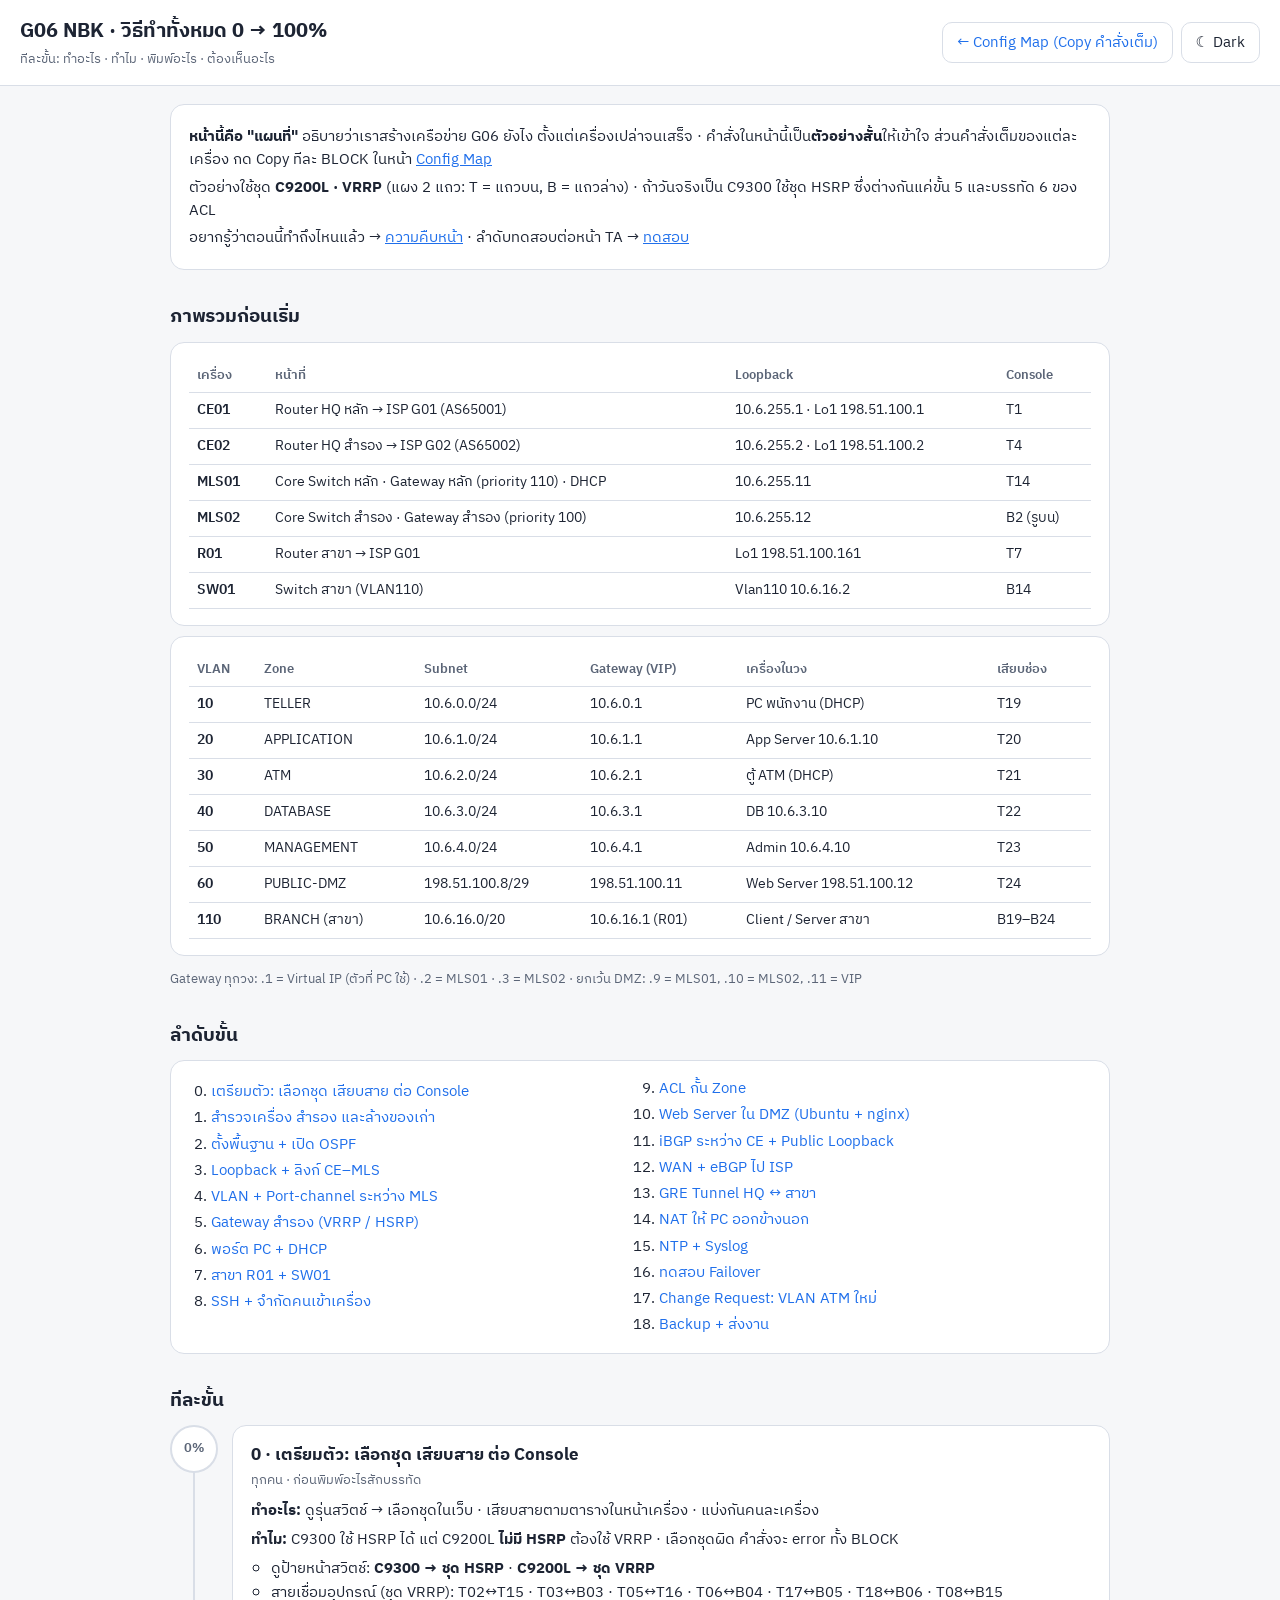
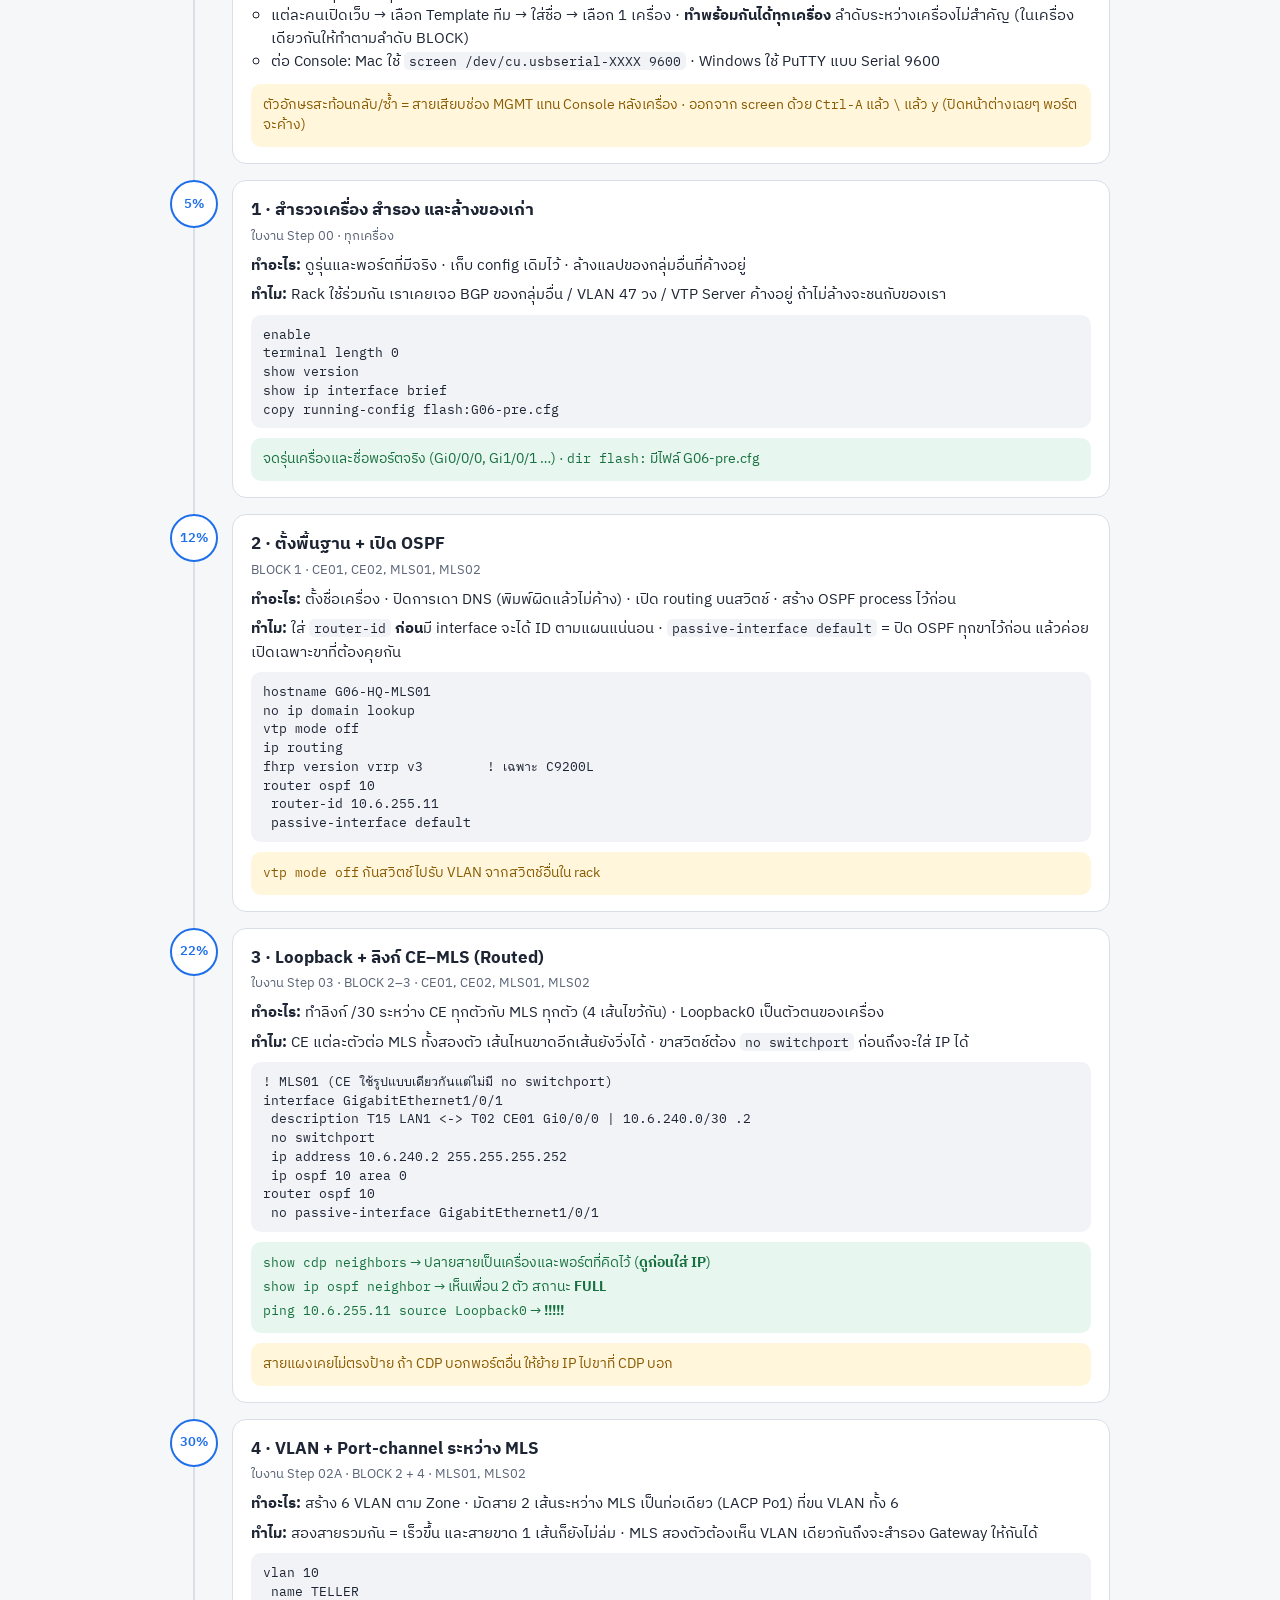
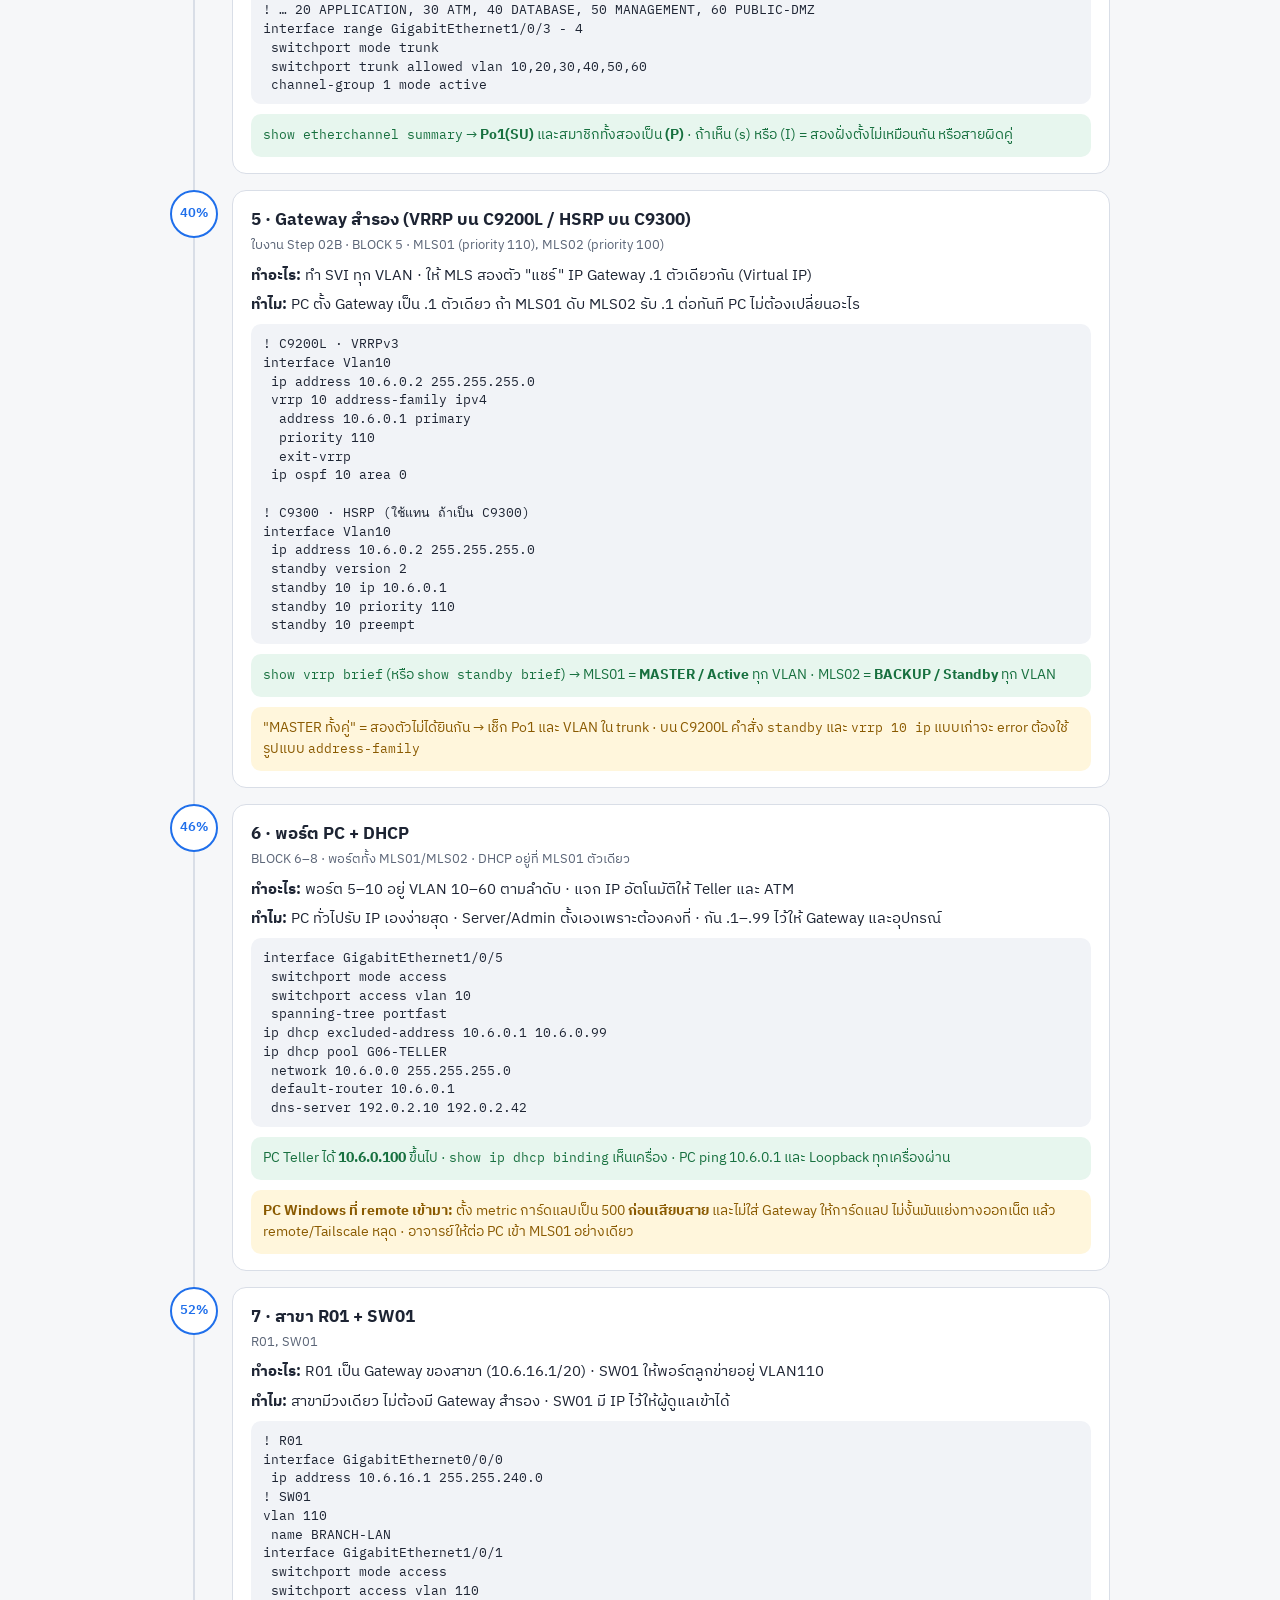
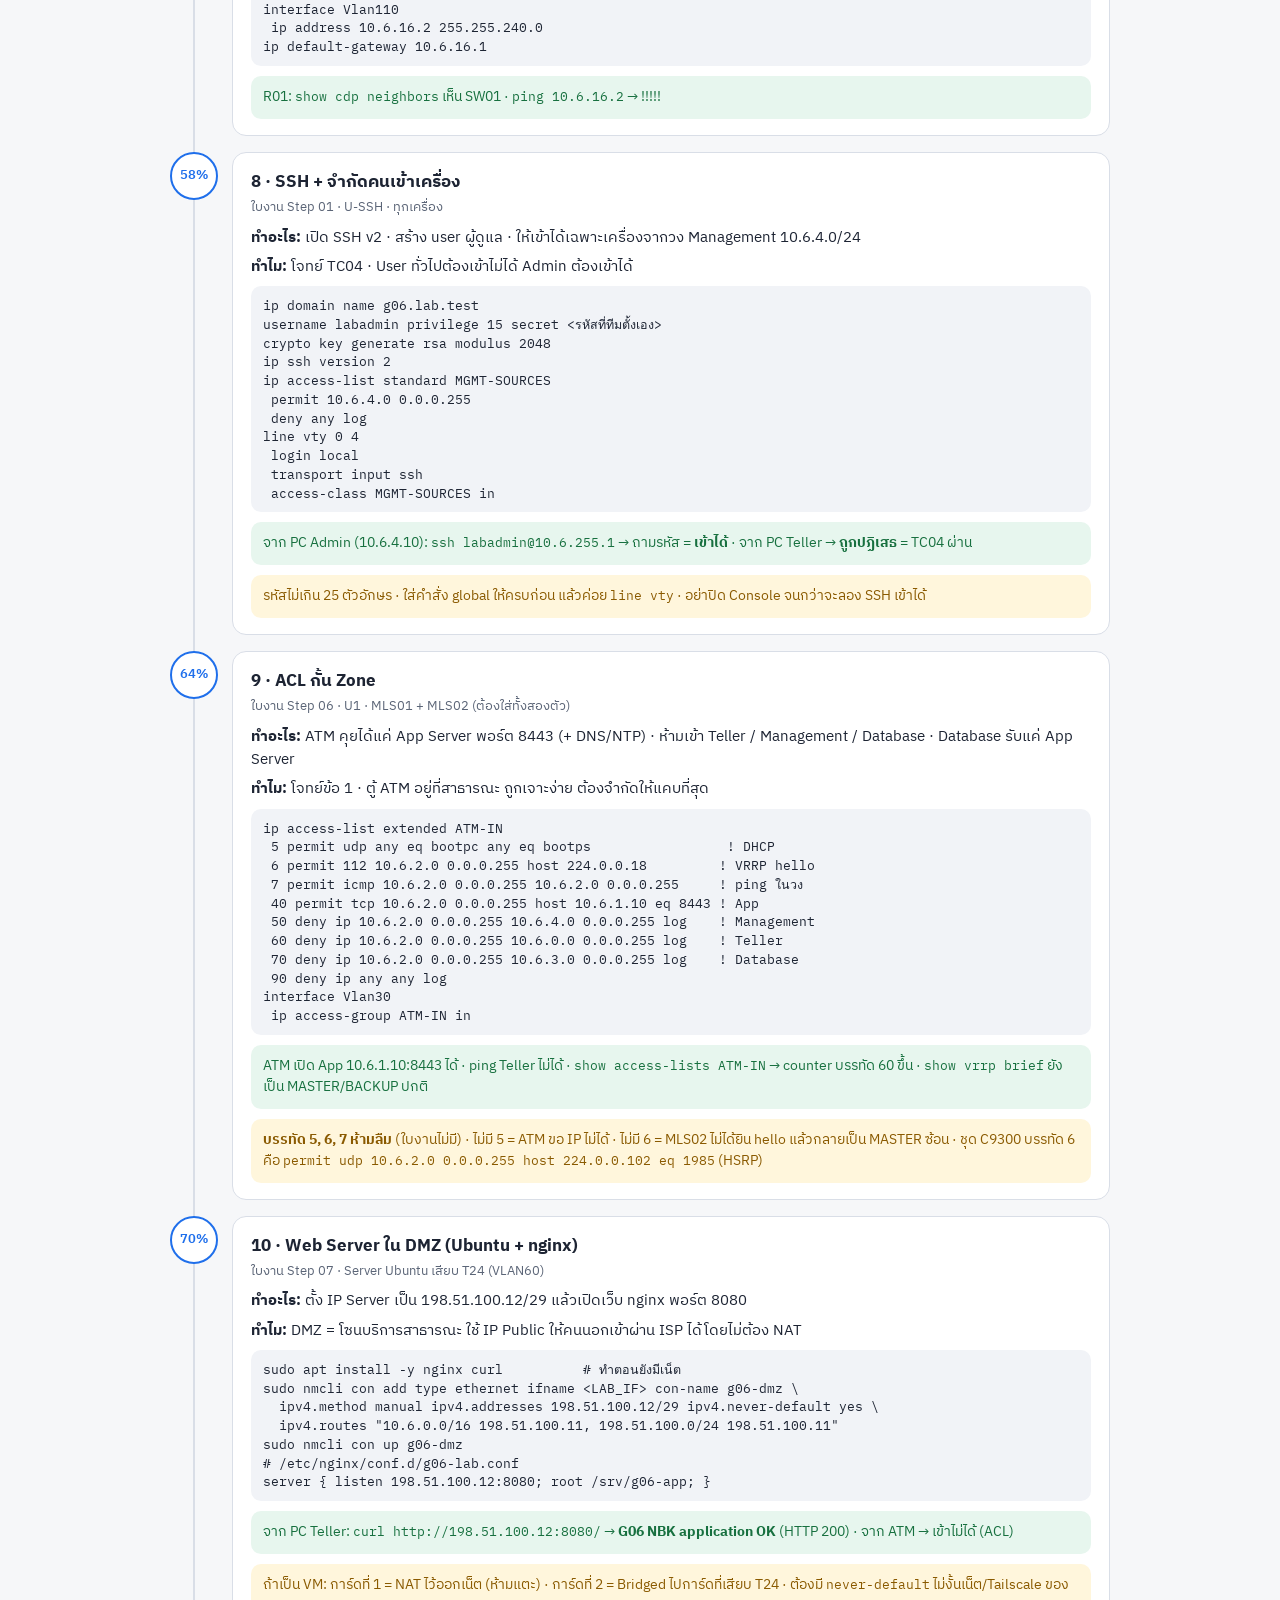
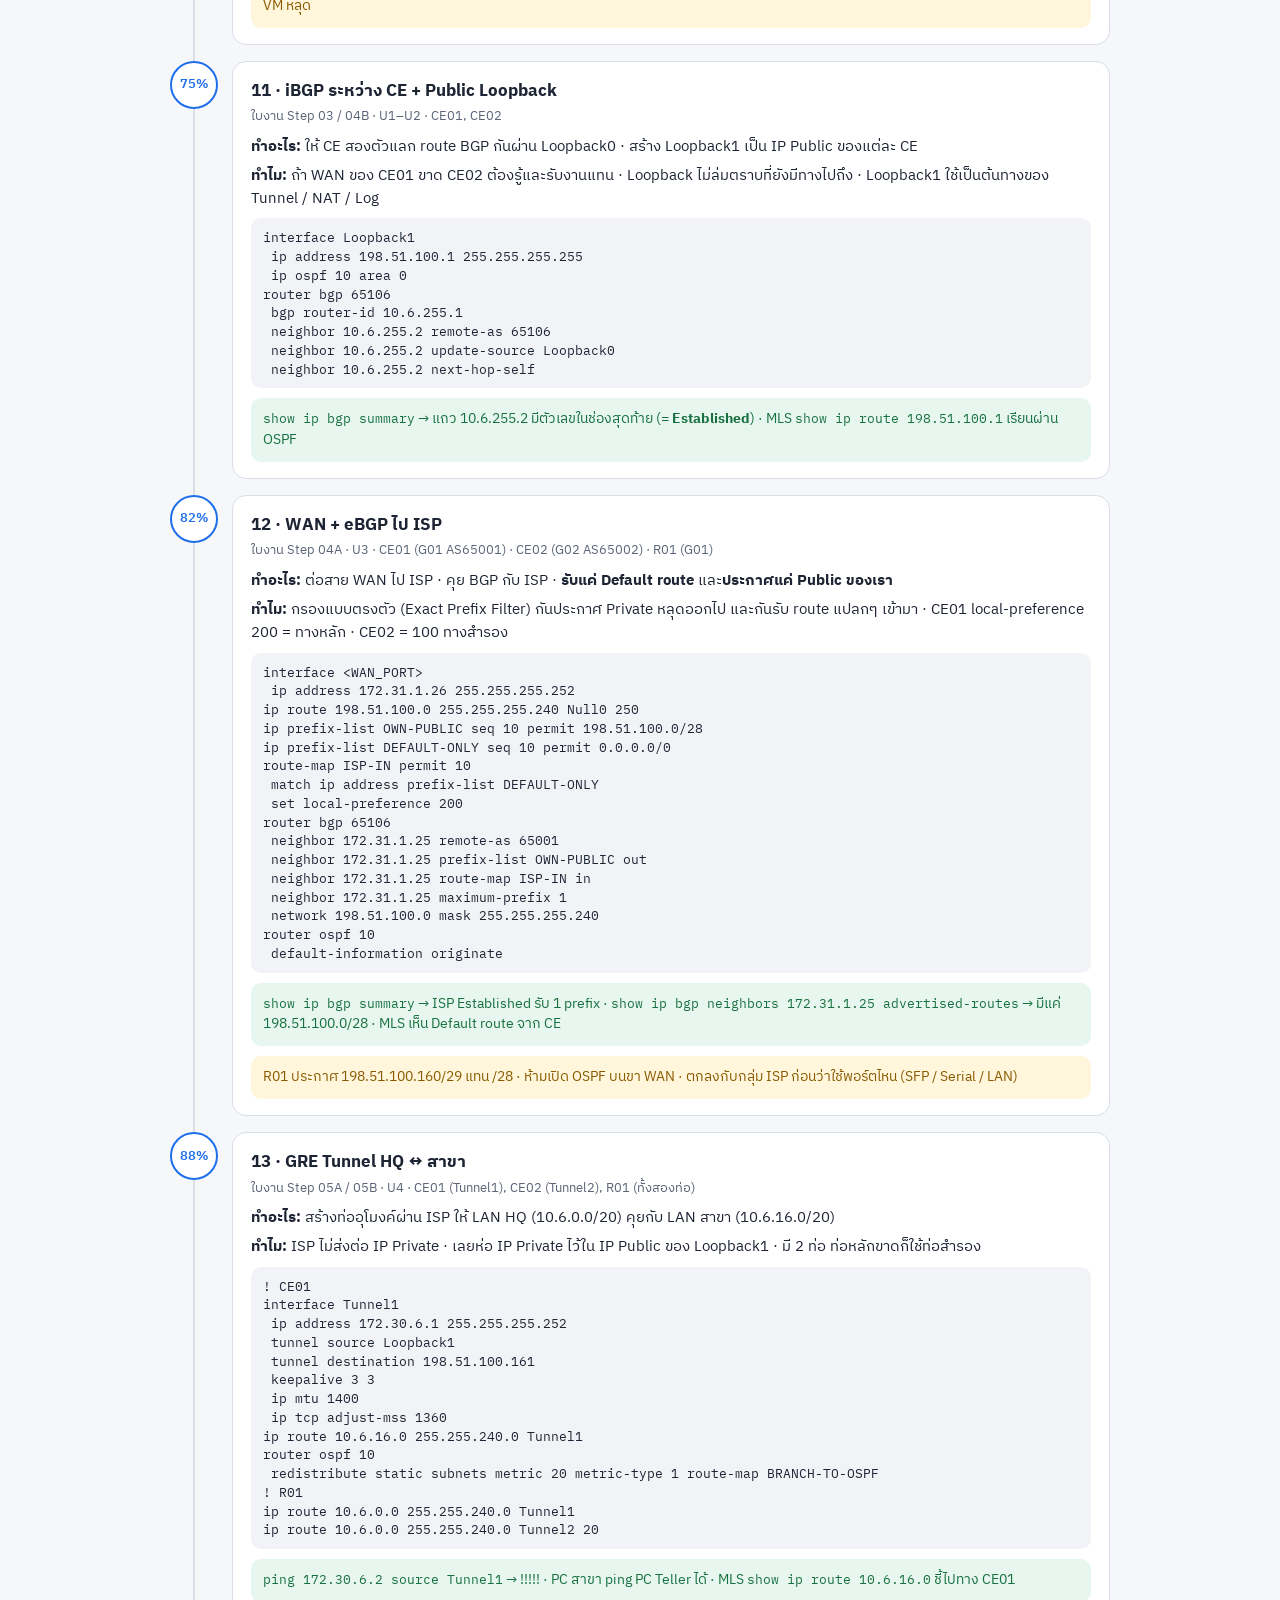
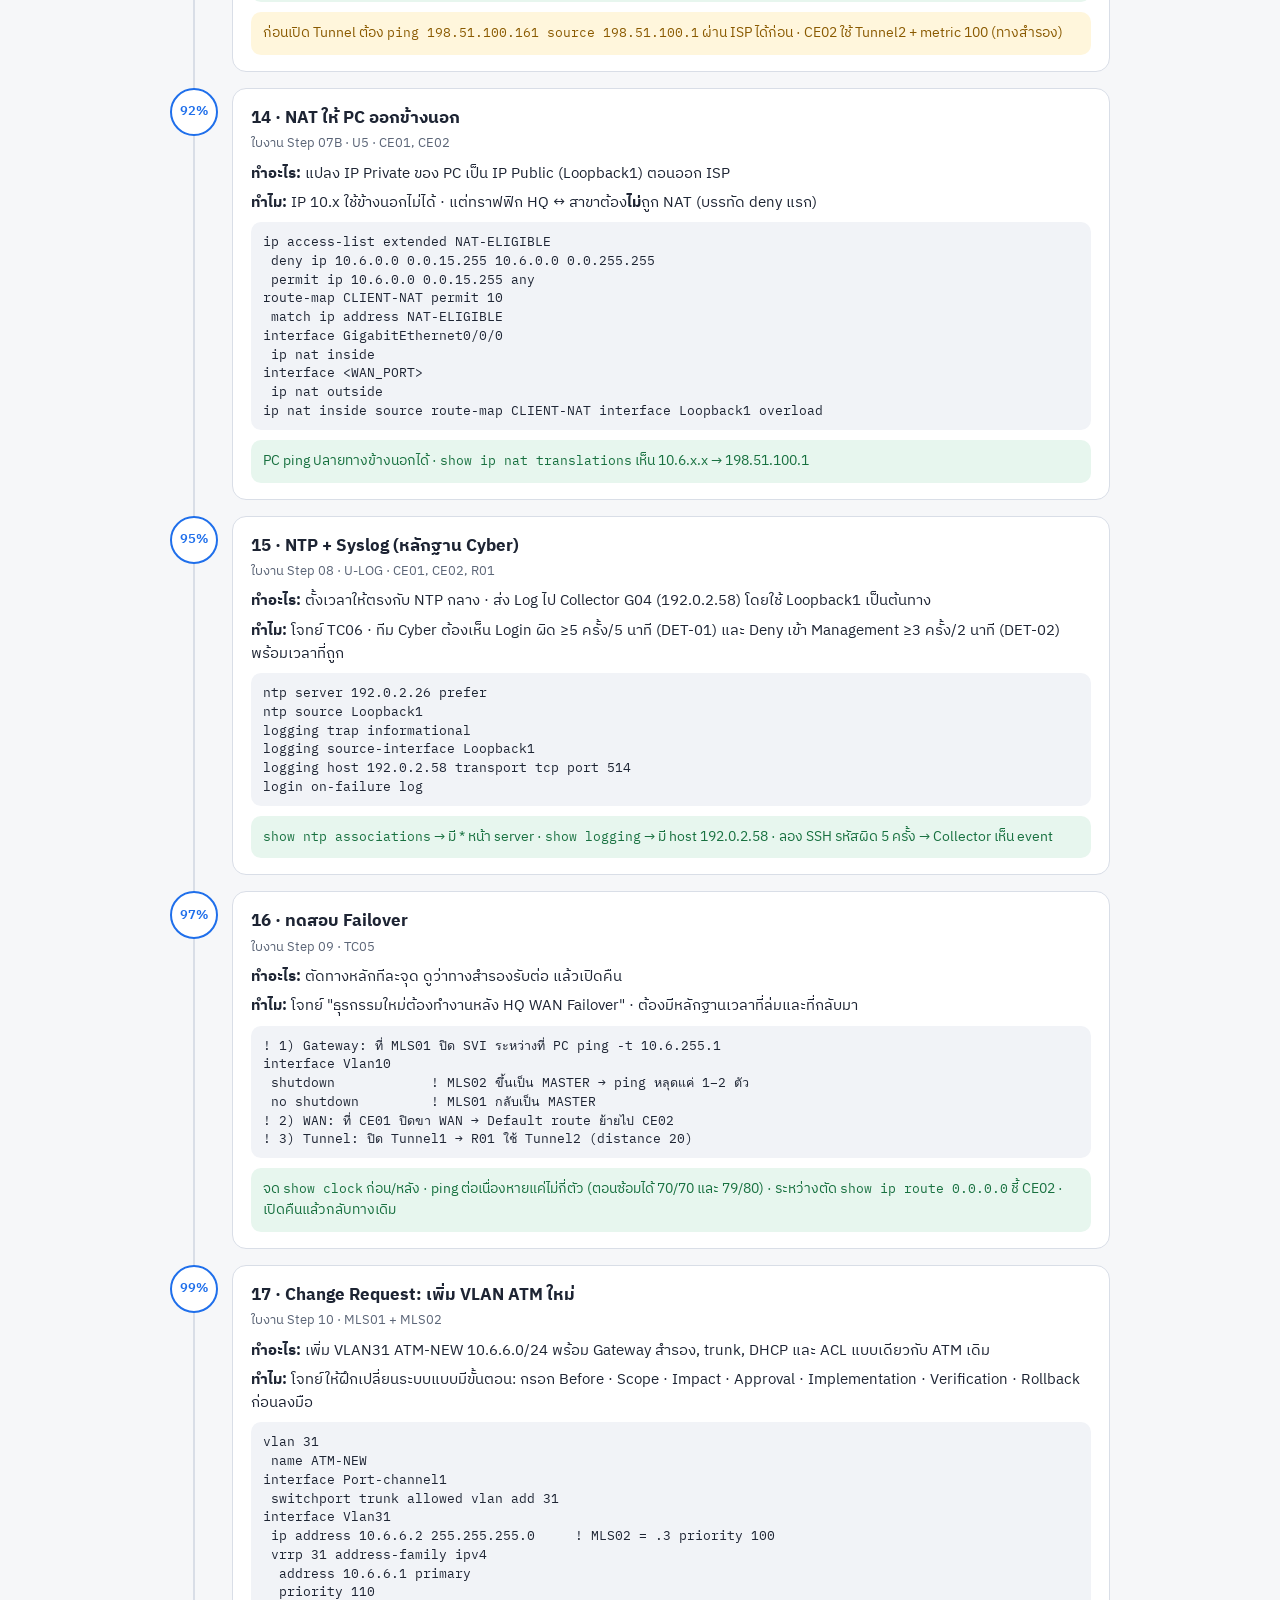
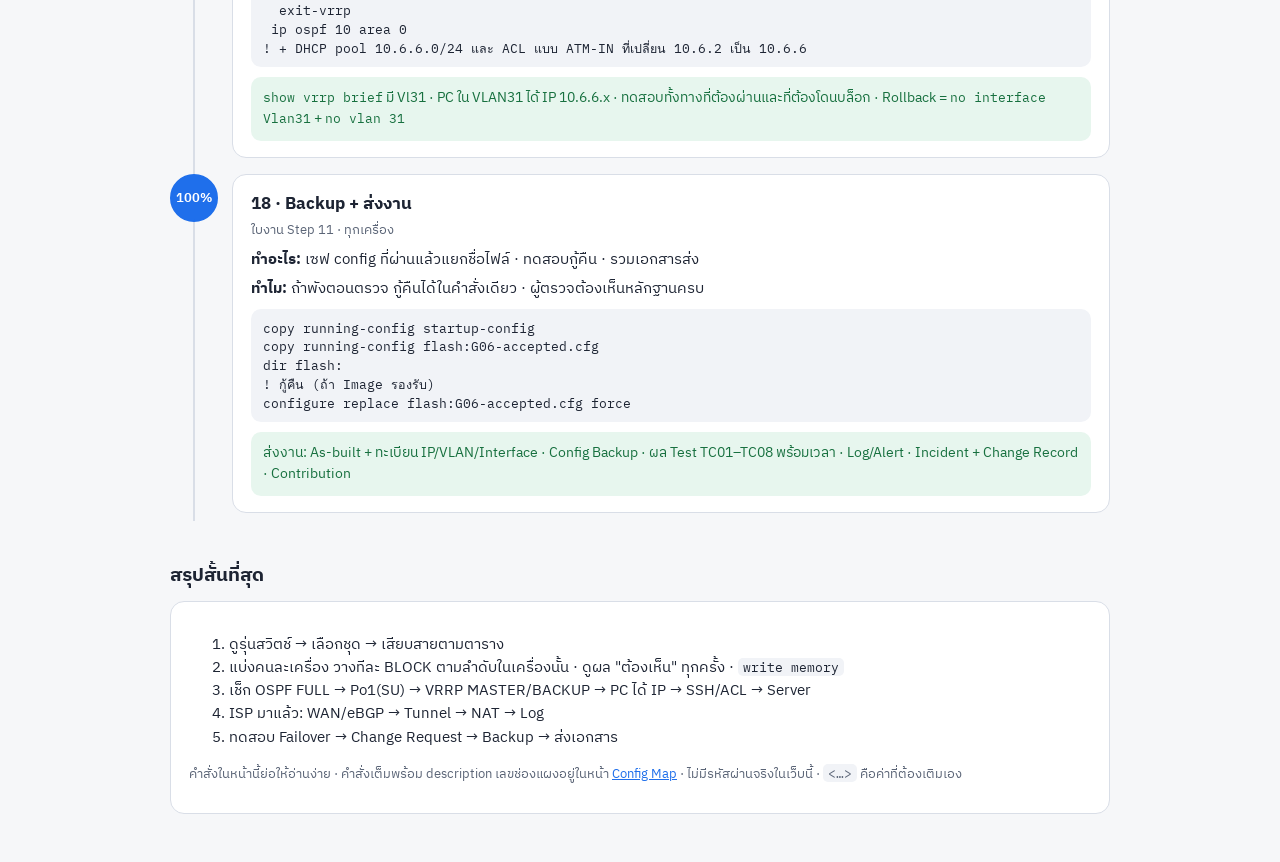
<file: guide.html>
<!doctype html>
<html lang="th" data-theme="light">
<head>
<meta charset="utf-8">
<meta name="viewport" content="width=device-width, initial-scale=1">
<title>G06 วิธีทำทั้งหมด</title>
<meta name="description" content="G06 NBK — คู่มือทำแลปตั้งแต่ 0 ถึง 100% ทีละขั้น: ทำอะไร ทำไม พิมพ์อะไร และต้องเห็นผลอะไร">
<script>
try {
  if (localStorage.getItem("g06-config-site-theme") === "dark") document.documentElement.dataset.theme = "dark";
} catch (e) {}
</script>
<link rel="preconnect" href="https://fonts.googleapis.com">
<link rel="preconnect" href="https://fonts.gstatic.com" crossorigin>
<link href="https://fonts.googleapis.com/css2?family=IBM+Plex+Mono:wght@400;600&family=IBM+Plex+Sans+Thai:wght@400;600&display=swap" rel="stylesheet" media="print" onload="this.media='all'">
<link rel="stylesheet" href="style.css?v=20261011-guide1">
<style>
  .pg { max-width: 980px; margin: 0 auto; padding: 18px 20px 48px; }
  .pg h2 { font-size: 19px; margin: 32px 0 10px; }
  .pg h3 { font-size: 17px; margin: 0; }
  .card { background: var(--panel); border: 1px solid var(--line); border-radius: 14px; padding: 16px 18px; }
  .intro p { margin: 4px 0; }
  .pg code { background: var(--code-bg); padding: 1px 5px; border-radius: 5px; font-size: 12.5px; }
  .pg pre { margin: 8px 0 0; padding: 10px 12px; background: var(--code-bg); border-radius: 10px; overflow-x: auto; font-size: 12.5px; line-height: 1.5; }
  .pg pre code { background: none; padding: 0; }
  .pg table td:first-child { white-space: nowrap; font-weight: 600; }
  .pg a { color: var(--accent); }

  .steps { list-style: none; margin: 0; padding: 0; position: relative; }
  .steps::before { content: ""; position: absolute; left: 23px; top: 8px; bottom: 8px; width: 2px; background: var(--line); }
  .steps > li { position: relative; padding: 0 0 16px 62px; scroll-margin-top: 90px; }
  .pct { position: absolute; left: 0; top: 0; width: 48px; height: 48px; border-radius: 50%; display: grid; place-items: center;
    font-size: 12.5px; font-weight: 600; background: var(--panel); border: 2px solid var(--accent); color: var(--accent); font-variant-numeric: tabular-nums; }
  .pct.start { border-color: var(--line); color: var(--muted); }
  .pct.end { background: var(--accent); color: #fff; }
  .meta-line { font-size: 12.5px; color: var(--muted); margin: 3px 0 8px; }
  .why { margin: 6px 0; }
  .steps ul { margin: 6px 0 0; padding-left: 20px; }
  .check { margin: 10px 0 0; padding: 8px 12px; border-radius: 10px; background: var(--ok-bg); color: var(--ok-ink); font-size: 13.5px; }
  .check p { margin: 3px 0; }
  .warn { margin: 10px 0 0; padding: 8px 12px; border-radius: 10px; background: var(--warn-bg); color: var(--warn-ink); font-size: 13.5px; }
  .warn p { margin: 3px 0; }
  .check code, .warn code { background: transparent; padding: 0; }
  .toc { columns: 2 260px; margin: 0; padding-left: 22px; }
  .toc li { margin: 3px 0; break-inside: avoid; }
  .toc a { text-decoration: none; }
  .toc a:hover { text-decoration: underline; }
  .navlink { color: var(--accent); text-decoration: none; border: 1px solid var(--line); border-radius: 10px; padding: 8px 14px; background: var(--panel); }
  .navlink:hover { border-color: var(--accent); }
  .note { color: var(--muted); font-size: 13px; }
  @media (max-width: 560px) {
    .steps::before { left: 17px; }
    .steps > li { padding-left: 46px; }
    .pct { width: 36px; height: 36px; font-size: 11px; }
    .card { padding: 14px; }
  }
</style>
</head>
<body>
<header class="top">
  <div class="brand">
    <h1>G06 NBK · วิธีทำทั้งหมด 0 → 100%</h1>
    <p class="sub">ทีละขั้น: ทำอะไร · ทำไม · พิมพ์อะไร · ต้องเห็นอะไร</p>
  </div>
  <div class="top-controls">
    <a class="navlink" href="index.html">← Config Map (Copy คำสั่งเต็ม)</a>
    <button type="button" class="theme-toggle" id="themeToggle" aria-label="เปลี่ยนเป็น Dark theme">☾ Dark</button>
  </div>
</header>

<main class="pg">

  <section class="card intro">
    <p><b>หน้านี้คือ "แผนที่"</b> อธิบายว่าเราสร้างเครือข่าย G06 ยังไง ตั้งแต่เครื่องเปล่าจนเสร็จ · คำสั่งในหน้านี้เป็น<b>ตัวอย่างสั้น</b>ให้เข้าใจ ส่วนคำสั่งเต็มของแต่ละเครื่อง กด Copy ทีละ BLOCK ในหน้า <a href="index.html">Config Map</a></p>
    <p>ตัวอย่างใช้ชุด <b>C9200L · VRRP</b> (แผง 2 แถว: T = แถวบน, B = แถวล่าง) · ถ้าวันจริงเป็น C9300 ใช้ชุด HSRP ซึ่งต่างกันแค่ขั้น 5 และบรรทัด 6 ของ ACL</p>
    <p>อยากรู้ว่าตอนนี้ทำถึงไหนแล้ว → <a href="progress.html">ความคืบหน้า</a> · ลำดับทดสอบต่อหน้า TA → <a href="tests.html">ทดสอบ</a></p>
  </section>

  <h2>ภาพรวมก่อนเริ่ม</h2>
  <div class="card table-wrap">
    <table>
      <thead><tr><th>เครื่อง</th><th>หน้าที่</th><th>Loopback</th><th>Console</th></tr></thead>
      <tbody>
        <tr><td>CE01</td><td>Router HQ หลัก → ISP G01 (AS65001)</td><td>10.6.255.1 · Lo1 198.51.100.1</td><td>T1</td></tr>
        <tr><td>CE02</td><td>Router HQ สำรอง → ISP G02 (AS65002)</td><td>10.6.255.2 · Lo1 198.51.100.2</td><td>T4</td></tr>
        <tr><td>MLS01</td><td>Core Switch หลัก · Gateway หลัก (priority 110) · DHCP</td><td>10.6.255.11</td><td>T14</td></tr>
        <tr><td>MLS02</td><td>Core Switch สำรอง · Gateway สำรอง (priority 100)</td><td>10.6.255.12</td><td>B2 (รูบน)</td></tr>
        <tr><td>R01</td><td>Router สาขา → ISP G01</td><td>Lo1 198.51.100.161</td><td>T7</td></tr>
        <tr><td>SW01</td><td>Switch สาขา (VLAN110)</td><td>Vlan110 10.6.16.2</td><td>B14</td></tr>
      </tbody>
    </table>
  </div>
  <div class="card table-wrap" style="margin-top:10px">
    <table>
      <thead><tr><th>VLAN</th><th>Zone</th><th>Subnet</th><th>Gateway (VIP)</th><th>เครื่องในวง</th><th>เสียบช่อง</th></tr></thead>
      <tbody>
        <tr><td>10</td><td>TELLER</td><td>10.6.0.0/24</td><td>10.6.0.1</td><td>PC พนักงาน (DHCP)</td><td>T19</td></tr>
        <tr><td>20</td><td>APPLICATION</td><td>10.6.1.0/24</td><td>10.6.1.1</td><td>App Server 10.6.1.10</td><td>T20</td></tr>
        <tr><td>30</td><td>ATM</td><td>10.6.2.0/24</td><td>10.6.2.1</td><td>ตู้ ATM (DHCP)</td><td>T21</td></tr>
        <tr><td>40</td><td>DATABASE</td><td>10.6.3.0/24</td><td>10.6.3.1</td><td>DB 10.6.3.10</td><td>T22</td></tr>
        <tr><td>50</td><td>MANAGEMENT</td><td>10.6.4.0/24</td><td>10.6.4.1</td><td>Admin 10.6.4.10</td><td>T23</td></tr>
        <tr><td>60</td><td>PUBLIC-DMZ</td><td>198.51.100.8/29</td><td>198.51.100.11</td><td>Web Server 198.51.100.12</td><td>T24</td></tr>
        <tr><td>110</td><td>BRANCH (สาขา)</td><td>10.6.16.0/20</td><td>10.6.16.1 (R01)</td><td>Client / Server สาขา</td><td>B19–B24</td></tr>
      </tbody>
    </table>
  </div>
  <p class="note">Gateway ทุกวง: .1 = Virtual IP (ตัวที่ PC ใช้) · .2 = MLS01 · .3 = MLS02 · ยกเว้น DMZ: .9 = MLS01, .10 = MLS02, .11 = VIP</p>

  <h2>ลำดับขั้น</h2>
  <div class="card">
    <ol class="toc" start="0">
      <li><a href="#s0">เตรียมตัว: เลือกชุด เสียบสาย ต่อ Console</a></li>
      <li><a href="#s1">สำรวจเครื่อง สำรอง และล้างของเก่า</a></li>
      <li><a href="#s2">ตั้งพื้นฐาน + เปิด OSPF</a></li>
      <li><a href="#s3">Loopback + ลิงก์ CE–MLS</a></li>
      <li><a href="#s4">VLAN + Port-channel ระหว่าง MLS</a></li>
      <li><a href="#s5">Gateway สำรอง (VRRP / HSRP)</a></li>
      <li><a href="#s6">พอร์ต PC + DHCP</a></li>
      <li><a href="#s7">สาขา R01 + SW01</a></li>
      <li><a href="#s8">SSH + จำกัดคนเข้าเครื่อง</a></li>
      <li><a href="#s9">ACL กั้น Zone</a></li>
      <li><a href="#s10">Web Server ใน DMZ (Ubuntu + nginx)</a></li>
      <li><a href="#s11">iBGP ระหว่าง CE + Public Loopback</a></li>
      <li><a href="#s12">WAN + eBGP ไป ISP</a></li>
      <li><a href="#s13">GRE Tunnel HQ ↔ สาขา</a></li>
      <li><a href="#s14">NAT ให้ PC ออกข้างนอก</a></li>
      <li><a href="#s15">NTP + Syslog</a></li>
      <li><a href="#s16">ทดสอบ Failover</a></li>
      <li><a href="#s17">Change Request: VLAN ATM ใหม่</a></li>
      <li><a href="#s18">Backup + ส่งงาน</a></li>
    </ol>
  </div>

  <h2>ทีละขั้น</h2>
  <ol class="steps">

    <li id="s0">
      <span class="pct start">0%</span>
      <div class="card">
        <h3>0 · เตรียมตัว: เลือกชุด เสียบสาย ต่อ Console</h3>
        <p class="meta-line">ทุกคน · ก่อนพิมพ์อะไรสักบรรทัด</p>
        <p class="why"><b>ทำอะไร:</b> ดูรุ่นสวิตช์ → เลือกชุดในเว็บ · เสียบสายตามตารางในหน้าเครื่อง · แบ่งกันคนละเครื่อง</p>
        <p class="why"><b>ทำไม:</b> C9300 ใช้ HSRP ได้ แต่ C9200L <b>ไม่มี HSRP</b> ต้องใช้ VRRP · เลือกชุดผิด คำสั่งจะ error ทั้ง BLOCK</p>
        <ul>
          <li>ดูป้ายหน้าสวิตช์: <b>C9300 → ชุด HSRP</b> · <b>C9200L → ชุด VRRP</b></li>
          <li>สายเชื่อมอุปกรณ์ (ชุด VRRP): T02↔T15 · T03↔B03 · T05↔T16 · T06↔B04 · T17↔B05 · T18↔B06 · T08↔B15</li>
          <li>แต่ละคนเปิดเว็บ → เลือก Template ทีม → ใส่ชื่อ → เลือก 1 เครื่อง · <b>ทำพร้อมกันได้ทุกเครื่อง</b> ลำดับระหว่างเครื่องไม่สำคัญ (ในเครื่องเดียวกันให้ทำตามลำดับ BLOCK)</li>
          <li>ต่อ Console: Mac ใช้ <code>screen /dev/cu.usbserial-XXXX 9600</code> · Windows ใช้ PuTTY แบบ Serial 9600</li>
        </ul>
        <div class="warn"><p>ตัวอักษรสะท้อนกลับ/ซ้ำ = สายเสียบช่อง MGMT แทน Console หลังเครื่อง · ออกจาก screen ด้วย <code>Ctrl-A</code> แล้ว <code>\</code> แล้ว <code>y</code> (ปิดหน้าต่างเฉยๆ พอร์ตจะค้าง)</p></div>
      </div>
    </li>

    <li id="s1">
      <span class="pct">5%</span>
      <div class="card">
        <h3>1 · สำรวจเครื่อง สำรอง และล้างของเก่า</h3>
        <p class="meta-line">ใบงาน Step 00 · ทุกเครื่อง</p>
        <p class="why"><b>ทำอะไร:</b> ดูรุ่นและพอร์ตที่มีจริง · เก็บ config เดิมไว้ · ล้างแลปของกลุ่มอื่นที่ค้างอยู่</p>
        <p class="why"><b>ทำไม:</b> Rack ใช้ร่วมกัน เราเคยเจอ BGP ของกลุ่มอื่น / VLAN 47 วง / VTP Server ค้างอยู่ ถ้าไม่ล้างจะชนกับของเรา</p>
<pre><code>enable
terminal length 0
show version
show ip interface brief
copy running-config flash:G06-pre.cfg</code></pre>
        <div class="check"><p>จดรุ่นเครื่องและชื่อพอร์ตจริง (Gi0/0/0, Gi1/0/1 …) · <code>dir flash:</code> มีไฟล์ G06-pre.cfg</p></div>
      </div>
    </li>

    <li id="s2">
      <span class="pct">12%</span>
      <div class="card">
        <h3>2 · ตั้งพื้นฐาน + เปิด OSPF</h3>
        <p class="meta-line">BLOCK 1 · CE01, CE02, MLS01, MLS02</p>
        <p class="why"><b>ทำอะไร:</b> ตั้งชื่อเครื่อง · ปิดการเดา DNS (พิมพ์ผิดแล้วไม่ค้าง) · เปิด routing บนสวิตช์ · สร้าง OSPF process ไว้ก่อน</p>
        <p class="why"><b>ทำไม:</b> ใส่ <code>router-id</code> <b>ก่อน</b>มี interface จะได้ ID ตามแผนแน่นอน · <code>passive-interface default</code> = ปิด OSPF ทุกขาไว้ก่อน แล้วค่อยเปิดเฉพาะขาที่ต้องคุยกัน</p>
<pre><code>hostname G06-HQ-MLS01
no ip domain lookup
vtp mode off
ip routing
fhrp version vrrp v3        ! เฉพาะ C9200L
router ospf 10
 router-id 10.6.255.11
 passive-interface default</code></pre>
        <div class="warn"><p><code>vtp mode off</code> กันสวิตช์ไปรับ VLAN จากสวิตช์อื่นใน rack</p></div>
      </div>
    </li>

    <li id="s3">
      <span class="pct">22%</span>
      <div class="card">
        <h3>3 · Loopback + ลิงก์ CE–MLS (Routed)</h3>
        <p class="meta-line">ใบงาน Step 03 · BLOCK 2–3 · CE01, CE02, MLS01, MLS02</p>
        <p class="why"><b>ทำอะไร:</b> ทำลิงก์ /30 ระหว่าง CE ทุกตัวกับ MLS ทุกตัว (4 เส้นไขว้กัน) · Loopback0 เป็นตัวตนของเครื่อง</p>
        <p class="why"><b>ทำไม:</b> CE แต่ละตัวต่อ MLS ทั้งสองตัว เส้นไหนขาดอีกเส้นยังวิ่งได้ · ขาสวิตช์ต้อง <code>no switchport</code> ก่อนถึงจะใส่ IP ได้</p>
<pre><code>! MLS01 (CE ใช้รูปแบบเดียวกันแต่ไม่มี no switchport)
interface GigabitEthernet1/0/1
 description T15 LAN1 &lt;-&gt; T02 CE01 Gi0/0/0 | 10.6.240.0/30 .2
 no switchport
 ip address 10.6.240.2 255.255.255.252
 ip ospf 10 area 0
router ospf 10
 no passive-interface GigabitEthernet1/0/1</code></pre>
        <div class="check">
          <p><code>show cdp neighbors</code> → ปลายสายเป็นเครื่องและพอร์ตที่คิดไว้ (<b>ดูก่อนใส่ IP</b>)</p>
          <p><code>show ip ospf neighbor</code> → เห็นเพื่อน 2 ตัว สถานะ <b>FULL</b></p>
          <p><code>ping 10.6.255.11 source Loopback0</code> → <b>!!!!!</b></p>
        </div>
        <div class="warn"><p>สายแผงเคยไม่ตรงป้าย ถ้า CDP บอกพอร์ตอื่น ให้ย้าย IP ไปขาที่ CDP บอก</p></div>
      </div>
    </li>

    <li id="s4">
      <span class="pct">30%</span>
      <div class="card">
        <h3>4 · VLAN + Port-channel ระหว่าง MLS</h3>
        <p class="meta-line">ใบงาน Step 02A · BLOCK 2 + 4 · MLS01, MLS02</p>
        <p class="why"><b>ทำอะไร:</b> สร้าง 6 VLAN ตาม Zone · มัดสาย 2 เส้นระหว่าง MLS เป็นท่อเดียว (LACP Po1) ที่ขน VLAN ทั้ง 6</p>
        <p class="why"><b>ทำไม:</b> สองสายรวมกัน = เร็วขึ้น และสายขาด 1 เส้นก็ยังไม่ล่ม · MLS สองตัวต้องเห็น VLAN เดียวกันถึงจะสำรอง Gateway ให้กันได้</p>
<pre><code>vlan 10
 name TELLER
! … 20 APPLICATION, 30 ATM, 40 DATABASE, 50 MANAGEMENT, 60 PUBLIC-DMZ
interface range GigabitEthernet1/0/3 - 4
 switchport mode trunk
 switchport trunk allowed vlan 10,20,30,40,50,60
 channel-group 1 mode active</code></pre>
        <div class="check"><p><code>show etherchannel summary</code> → <b>Po1(SU)</b> และสมาชิกทั้งสองเป็น <b>(P)</b> · ถ้าเห็น (s) หรือ (I) = สองฝั่งตั้งไม่เหมือนกัน หรือสายผิดคู่</p></div>
      </div>
    </li>

    <li id="s5">
      <span class="pct">40%</span>
      <div class="card">
        <h3>5 · Gateway สำรอง (VRRP บน C9200L / HSRP บน C9300)</h3>
        <p class="meta-line">ใบงาน Step 02B · BLOCK 5 · MLS01 (priority 110), MLS02 (priority 100)</p>
        <p class="why"><b>ทำอะไร:</b> ทำ SVI ทุก VLAN · ให้ MLS สองตัว "แชร์" IP Gateway .1 ตัวเดียวกัน (Virtual IP)</p>
        <p class="why"><b>ทำไม:</b> PC ตั้ง Gateway เป็น .1 ตัวเดียว ถ้า MLS01 ดับ MLS02 รับ .1 ต่อทันที PC ไม่ต้องเปลี่ยนอะไร</p>
<pre><code>! C9200L · VRRPv3
interface Vlan10
 ip address 10.6.0.2 255.255.255.0
 vrrp 10 address-family ipv4
  address 10.6.0.1 primary
  priority 110
  exit-vrrp
 ip ospf 10 area 0

! C9300 · HSRP (ใช้แทน ถ้าเป็น C9300)
interface Vlan10
 ip address 10.6.0.2 255.255.255.0
 standby version 2
 standby 10 ip 10.6.0.1
 standby 10 priority 110
 standby 10 preempt</code></pre>
        <div class="check"><p><code>show vrrp brief</code> (หรือ <code>show standby brief</code>) → MLS01 = <b>MASTER / Active</b> ทุก VLAN · MLS02 = <b>BACKUP / Standby</b> ทุก VLAN</p></div>
        <div class="warn"><p>"MASTER ทั้งคู่" = สองตัวไม่ได้ยินกัน → เช็ก Po1 และ VLAN ใน trunk · บน C9200L คำสั่ง <code>standby</code> และ <code>vrrp 10 ip</code> แบบเก่าจะ error ต้องใช้รูปแบบ <code>address-family</code></p></div>
      </div>
    </li>

    <li id="s6">
      <span class="pct">46%</span>
      <div class="card">
        <h3>6 · พอร์ต PC + DHCP</h3>
        <p class="meta-line">BLOCK 6–8 · พอร์ตทั้ง MLS01/MLS02 · DHCP อยู่ที่ MLS01 ตัวเดียว</p>
        <p class="why"><b>ทำอะไร:</b> พอร์ต 5–10 อยู่ VLAN 10–60 ตามลำดับ · แจก IP อัตโนมัติให้ Teller และ ATM</p>
        <p class="why"><b>ทำไม:</b> PC ทั่วไปรับ IP เองง่ายสุด · Server/Admin ตั้งเองเพราะต้องคงที่ · กัน .1–.99 ไว้ให้ Gateway และอุปกรณ์</p>
<pre><code>interface GigabitEthernet1/0/5
 switchport mode access
 switchport access vlan 10
 spanning-tree portfast
ip dhcp excluded-address 10.6.0.1 10.6.0.99
ip dhcp pool G06-TELLER
 network 10.6.0.0 255.255.255.0
 default-router 10.6.0.1
 dns-server 192.0.2.10 192.0.2.42</code></pre>
        <div class="check"><p>PC Teller ได้ <b>10.6.0.100</b> ขึ้นไป · <code>show ip dhcp binding</code> เห็นเครื่อง · PC ping 10.6.0.1 และ Loopback ทุกเครื่องผ่าน</p></div>
        <div class="warn"><p><b>PC Windows ที่ remote เข้ามา:</b> ตั้ง metric การ์ดแลปเป็น 500 <b>ก่อนเสียบสาย</b> และไม่ใส่ Gateway ให้การ์ดแลป ไม่งั้นมันแย่งทางออกเน็ต แล้ว remote/Tailscale หลุด · อาจารย์ให้ต่อ PC เข้า MLS01 อย่างเดียว</p></div>
      </div>
    </li>

    <li id="s7">
      <span class="pct">52%</span>
      <div class="card">
        <h3>7 · สาขา R01 + SW01</h3>
        <p class="meta-line">R01, SW01</p>
        <p class="why"><b>ทำอะไร:</b> R01 เป็น Gateway ของสาขา (10.6.16.1/20) · SW01 ให้พอร์ตลูกข่ายอยู่ VLAN110</p>
        <p class="why"><b>ทำไม:</b> สาขามีวงเดียว ไม่ต้องมี Gateway สำรอง · SW01 มี IP ไว้ให้ผู้ดูแลเข้าได้</p>
<pre><code>! R01
interface GigabitEthernet0/0/0
 ip address 10.6.16.1 255.255.240.0
! SW01
vlan 110
 name BRANCH-LAN
interface GigabitEthernet1/0/1
 switchport mode access
 switchport access vlan 110
interface Vlan110
 ip address 10.6.16.2 255.255.240.0
ip default-gateway 10.6.16.1</code></pre>
        <div class="check"><p>R01: <code>show cdp neighbors</code> เห็น SW01 · <code>ping 10.6.16.2</code> → !!!!!</p></div>
      </div>
    </li>

    <li id="s8">
      <span class="pct">58%</span>
      <div class="card">
        <h3>8 · SSH + จำกัดคนเข้าเครื่อง</h3>
        <p class="meta-line">ใบงาน Step 01 · U-SSH · ทุกเครื่อง</p>
        <p class="why"><b>ทำอะไร:</b> เปิด SSH v2 · สร้าง user ผู้ดูแล · ให้เข้าได้เฉพาะเครื่องจากวง Management 10.6.4.0/24</p>
        <p class="why"><b>ทำไม:</b> โจทย์ TC04 · User ทั่วไปต้องเข้าไม่ได้ Admin ต้องเข้าได้</p>
<pre><code>ip domain name g06.lab.test
username labadmin privilege 15 secret &lt;รหัสที่ทีมตั้งเอง&gt;
crypto key generate rsa modulus 2048
ip ssh version 2
ip access-list standard MGMT-SOURCES
 permit 10.6.4.0 0.0.0.255
 deny any log
line vty 0 4
 login local
 transport input ssh
 access-class MGMT-SOURCES in</code></pre>
        <div class="check"><p>จาก PC Admin (10.6.4.10): <code>ssh labadmin@10.6.255.1</code> → ถามรหัส = <b>เข้าได้</b> · จาก PC Teller → <b>ถูกปฏิเสธ</b> = TC04 ผ่าน</p></div>
        <div class="warn"><p>รหัสไม่เกิน 25 ตัวอักษร · ใส่คำสั่ง global ให้ครบก่อน แล้วค่อย <code>line vty</code> · อย่าปิด Console จนกว่าจะลอง SSH เข้าได้</p></div>
      </div>
    </li>

    <li id="s9">
      <span class="pct">64%</span>
      <div class="card">
        <h3>9 · ACL กั้น Zone</h3>
        <p class="meta-line">ใบงาน Step 06 · U1 · MLS01 + MLS02 (ต้องใส่ทั้งสองตัว)</p>
        <p class="why"><b>ทำอะไร:</b> ATM คุยได้แค่ App Server พอร์ต 8443 (+ DNS/NTP) · ห้ามเข้า Teller / Management / Database · Database รับแค่ App Server</p>
        <p class="why"><b>ทำไม:</b> โจทย์ข้อ 1 · ตู้ ATM อยู่ที่สาธารณะ ถูกเจาะง่าย ต้องจำกัดให้แคบที่สุด</p>
<pre><code>ip access-list extended ATM-IN
 5 permit udp any eq bootpc any eq bootps                 ! DHCP
 6 permit 112 10.6.2.0 0.0.0.255 host 224.0.0.18         ! VRRP hello
 7 permit icmp 10.6.2.0 0.0.0.255 10.6.2.0 0.0.0.255     ! ping ในวง
 40 permit tcp 10.6.2.0 0.0.0.255 host 10.6.1.10 eq 8443 ! App
 50 deny ip 10.6.2.0 0.0.0.255 10.6.4.0 0.0.0.255 log    ! Management
 60 deny ip 10.6.2.0 0.0.0.255 10.6.0.0 0.0.0.255 log    ! Teller
 70 deny ip 10.6.2.0 0.0.0.255 10.6.3.0 0.0.0.255 log    ! Database
 90 deny ip any any log
interface Vlan30
 ip access-group ATM-IN in</code></pre>
        <div class="check"><p>ATM เปิด App 10.6.1.10:8443 ได้ · ping Teller ไม่ได้ · <code>show access-lists ATM-IN</code> → counter บรรทัด 60 ขึ้น · <code>show vrrp brief</code> ยังเป็น MASTER/BACKUP ปกติ</p></div>
        <div class="warn"><p><b>บรรทัด 5, 6, 7 ห้ามลืม</b> (ใบงานไม่มี) · ไม่มี 5 = ATM ขอ IP ไม่ได้ · ไม่มี 6 = MLS02 ไม่ได้ยิน hello แล้วกลายเป็น MASTER ซ้อน · ชุด C9300 บรรทัด 6 คือ <code>permit udp 10.6.2.0 0.0.0.255 host 224.0.0.102 eq 1985</code> (HSRP)</p></div>
      </div>
    </li>

    <li id="s10">
      <span class="pct">70%</span>
      <div class="card">
        <h3>10 · Web Server ใน DMZ (Ubuntu + nginx)</h3>
        <p class="meta-line">ใบงาน Step 07 · Server Ubuntu เสียบ T24 (VLAN60)</p>
        <p class="why"><b>ทำอะไร:</b> ตั้ง IP Server เป็น 198.51.100.12/29 แล้วเปิดเว็บ nginx พอร์ต 8080</p>
        <p class="why"><b>ทำไม:</b> DMZ = โซนบริการสาธารณะ ใช้ IP Public ให้คนนอกเข้าผ่าน ISP ได้โดยไม่ต้อง NAT</p>
<pre><code>sudo apt install -y nginx curl          # ทำตอนยังมีเน็ต
sudo nmcli con add type ethernet ifname &lt;LAB_IF&gt; con-name g06-dmz \
  ipv4.method manual ipv4.addresses 198.51.100.12/29 ipv4.never-default yes \
  ipv4.routes "10.6.0.0/16 198.51.100.11, 198.51.100.0/24 198.51.100.11"
sudo nmcli con up g06-dmz
# /etc/nginx/conf.d/g06-lab.conf
server { listen 198.51.100.12:8080; root /srv/g06-app; }</code></pre>
        <div class="check"><p>จาก PC Teller: <code>curl http://198.51.100.12:8080/</code> → <b>G06 NBK application OK</b> (HTTP 200) · จาก ATM → เข้าไม่ได้ (ACL)</p></div>
        <div class="warn"><p>ถ้าเป็น VM: การ์ดที่ 1 = NAT ไว้ออกเน็ต (ห้ามแตะ) · การ์ดที่ 2 = Bridged ไปการ์ดที่เสียบ T24 · ต้องมี <code>never-default</code> ไม่งั้นเน็ต/Tailscale ของ VM หลุด</p></div>
      </div>
    </li>

    <li id="s11">
      <span class="pct">75%</span>
      <div class="card">
        <h3>11 · iBGP ระหว่าง CE + Public Loopback</h3>
        <p class="meta-line">ใบงาน Step 03 / 04B · U1–U2 · CE01, CE02</p>
        <p class="why"><b>ทำอะไร:</b> ให้ CE สองตัวแลก route BGP กันผ่าน Loopback0 · สร้าง Loopback1 เป็น IP Public ของแต่ละ CE</p>
        <p class="why"><b>ทำไม:</b> ถ้า WAN ของ CE01 ขาด CE02 ต้องรู้และรับงานแทน · Loopback ไม่ล่มตราบที่ยังมีทางไปถึง · Loopback1 ใช้เป็นต้นทางของ Tunnel / NAT / Log</p>
<pre><code>interface Loopback1
 ip address 198.51.100.1 255.255.255.255
 ip ospf 10 area 0
router bgp 65106
 bgp router-id 10.6.255.1
 neighbor 10.6.255.2 remote-as 65106
 neighbor 10.6.255.2 update-source Loopback0
 neighbor 10.6.255.2 next-hop-self</code></pre>
        <div class="check"><p><code>show ip bgp summary</code> → แถว 10.6.255.2 มีตัวเลขในช่องสุดท้าย (= <b>Established</b>) · MLS <code>show ip route 198.51.100.1</code> เรียนผ่าน OSPF</p></div>
      </div>
    </li>

    <li id="s12">
      <span class="pct">82%</span>
      <div class="card">
        <h3>12 · WAN + eBGP ไป ISP</h3>
        <p class="meta-line">ใบงาน Step 04A · U3 · CE01 (G01 AS65001) · CE02 (G02 AS65002) · R01 (G01)</p>
        <p class="why"><b>ทำอะไร:</b> ต่อสาย WAN ไป ISP · คุย BGP กับ ISP · <b>รับแค่ Default route</b> และ<b>ประกาศแค่ Public ของเรา</b></p>
        <p class="why"><b>ทำไม:</b> กรองแบบตรงตัว (Exact Prefix Filter) กันประกาศ Private หลุดออกไป และกันรับ route แปลกๆ เข้ามา · CE01 local-preference 200 = ทางหลัก · CE02 = 100 ทางสำรอง</p>
<pre><code>interface &lt;WAN_PORT&gt;
 ip address 172.31.1.26 255.255.255.252
ip route 198.51.100.0 255.255.255.240 Null0 250
ip prefix-list OWN-PUBLIC seq 10 permit 198.51.100.0/28
ip prefix-list DEFAULT-ONLY seq 10 permit 0.0.0.0/0
route-map ISP-IN permit 10
 match ip address prefix-list DEFAULT-ONLY
 set local-preference 200
router bgp 65106
 neighbor 172.31.1.25 remote-as 65001
 neighbor 172.31.1.25 prefix-list OWN-PUBLIC out
 neighbor 172.31.1.25 route-map ISP-IN in
 neighbor 172.31.1.25 maximum-prefix 1
 network 198.51.100.0 mask 255.255.255.240
router ospf 10
 default-information originate</code></pre>
        <div class="check"><p><code>show ip bgp summary</code> → ISP Established รับ 1 prefix · <code>show ip bgp neighbors 172.31.1.25 advertised-routes</code> → มีแค่ 198.51.100.0/28 · MLS เห็น Default route จาก CE</p></div>
        <div class="warn"><p>R01 ประกาศ 198.51.100.160/29 แทน /28 · ห้ามเปิด OSPF บนขา WAN · ตกลงกับกลุ่ม ISP ก่อนว่าใช้พอร์ตไหน (SFP / Serial / LAN)</p></div>
      </div>
    </li>

    <li id="s13">
      <span class="pct">88%</span>
      <div class="card">
        <h3>13 · GRE Tunnel HQ ↔ สาขา</h3>
        <p class="meta-line">ใบงาน Step 05A / 05B · U4 · CE01 (Tunnel1), CE02 (Tunnel2), R01 (ทั้งสองท่อ)</p>
        <p class="why"><b>ทำอะไร:</b> สร้างท่ออุโมงค์ผ่าน ISP ให้ LAN HQ (10.6.0.0/20) คุยกับ LAN สาขา (10.6.16.0/20)</p>
        <p class="why"><b>ทำไม:</b> ISP ไม่ส่งต่อ IP Private · เลยห่อ IP Private ไว้ใน IP Public ของ Loopback1 · มี 2 ท่อ ท่อหลักขาดก็ใช้ท่อสำรอง</p>
<pre><code>! CE01
interface Tunnel1
 ip address 172.30.6.1 255.255.255.252
 tunnel source Loopback1
 tunnel destination 198.51.100.161
 keepalive 3 3
 ip mtu 1400
 ip tcp adjust-mss 1360
ip route 10.6.16.0 255.255.240.0 Tunnel1
router ospf 10
 redistribute static subnets metric 20 metric-type 1 route-map BRANCH-TO-OSPF
! R01
ip route 10.6.0.0 255.255.240.0 Tunnel1
ip route 10.6.0.0 255.255.240.0 Tunnel2 20</code></pre>
        <div class="check"><p><code>ping 172.30.6.2 source Tunnel1</code> → !!!!! · PC สาขา ping PC Teller ได้ · MLS <code>show ip route 10.6.16.0</code> ชี้ไปทาง CE01</p></div>
        <div class="warn"><p>ก่อนเปิด Tunnel ต้อง <code>ping 198.51.100.161 source 198.51.100.1</code> ผ่าน ISP ได้ก่อน · CE02 ใช้ Tunnel2 + metric 100 (ทางสำรอง)</p></div>
      </div>
    </li>

    <li id="s14">
      <span class="pct">92%</span>
      <div class="card">
        <h3>14 · NAT ให้ PC ออกข้างนอก</h3>
        <p class="meta-line">ใบงาน Step 07B · U5 · CE01, CE02</p>
        <p class="why"><b>ทำอะไร:</b> แปลง IP Private ของ PC เป็น IP Public (Loopback1) ตอนออก ISP</p>
        <p class="why"><b>ทำไม:</b> IP 10.x ใช้ข้างนอกไม่ได้ · แต่ทราฟฟิก HQ ↔ สาขาต้อง<b>ไม่</b>ถูก NAT (บรรทัด deny แรก)</p>
<pre><code>ip access-list extended NAT-ELIGIBLE
 deny ip 10.6.0.0 0.0.15.255 10.6.0.0 0.0.255.255
 permit ip 10.6.0.0 0.0.15.255 any
route-map CLIENT-NAT permit 10
 match ip address NAT-ELIGIBLE
interface GigabitEthernet0/0/0
 ip nat inside
interface &lt;WAN_PORT&gt;
 ip nat outside
ip nat inside source route-map CLIENT-NAT interface Loopback1 overload</code></pre>
        <div class="check"><p>PC ping ปลายทางข้างนอกได้ · <code>show ip nat translations</code> เห็น 10.6.x.x → 198.51.100.1</p></div>
      </div>
    </li>

    <li id="s15">
      <span class="pct">95%</span>
      <div class="card">
        <h3>15 · NTP + Syslog (หลักฐาน Cyber)</h3>
        <p class="meta-line">ใบงาน Step 08 · U-LOG · CE01, CE02, R01</p>
        <p class="why"><b>ทำอะไร:</b> ตั้งเวลาให้ตรงกับ NTP กลาง · ส่ง Log ไป Collector G04 (192.0.2.58) โดยใช้ Loopback1 เป็นต้นทาง</p>
        <p class="why"><b>ทำไม:</b> โจทย์ TC06 · ทีม Cyber ต้องเห็น Login ผิด ≥5 ครั้ง/5 นาที (DET-01) และ Deny เข้า Management ≥3 ครั้ง/2 นาที (DET-02) พร้อมเวลาที่ถูก</p>
<pre><code>ntp server 192.0.2.26 prefer
ntp source Loopback1
logging trap informational
logging source-interface Loopback1
logging host 192.0.2.58 transport tcp port 514
login on-failure log</code></pre>
        <div class="check"><p><code>show ntp associations</code> → มี * หน้า server · <code>show logging</code> → มี host 192.0.2.58 · ลอง SSH รหัสผิด 5 ครั้ง → Collector เห็น event</p></div>
      </div>
    </li>

    <li id="s16">
      <span class="pct">97%</span>
      <div class="card">
        <h3>16 · ทดสอบ Failover</h3>
        <p class="meta-line">ใบงาน Step 09 · TC05</p>
        <p class="why"><b>ทำอะไร:</b> ตัดทางหลักทีละจุด ดูว่าทางสำรองรับต่อ แล้วเปิดคืน</p>
        <p class="why"><b>ทำไม:</b> โจทย์ "ธุรกรรมใหม่ต้องทำงานหลัง HQ WAN Failover" · ต้องมีหลักฐานเวลาที่ล่มและที่กลับมา</p>
<pre><code>! 1) Gateway: ที่ MLS01 ปิด SVI ระหว่างที่ PC ping -t 10.6.255.1
interface Vlan10
 shutdown            ! MLS02 ขึ้นเป็น MASTER → ping หลุดแค่ 1–2 ตัว
 no shutdown         ! MLS01 กลับเป็น MASTER
! 2) WAN: ที่ CE01 ปิดขา WAN → Default route ย้ายไป CE02
! 3) Tunnel: ปิด Tunnel1 → R01 ใช้ Tunnel2 (distance 20)</code></pre>
        <div class="check"><p>จด <code>show clock</code> ก่อน/หลัง · ping ต่อเนื่องหายแค่ไม่กี่ตัว (ตอนซ้อมได้ 70/70 และ 79/80) · ระหว่างตัด <code>show ip route 0.0.0.0</code> ชี้ CE02 · เปิดคืนแล้วกลับทางเดิม</p></div>
      </div>
    </li>

    <li id="s17">
      <span class="pct">99%</span>
      <div class="card">
        <h3>17 · Change Request: เพิ่ม VLAN ATM ใหม่</h3>
        <p class="meta-line">ใบงาน Step 10 · MLS01 + MLS02</p>
        <p class="why"><b>ทำอะไร:</b> เพิ่ม VLAN31 ATM-NEW 10.6.6.0/24 พร้อม Gateway สำรอง, trunk, DHCP และ ACL แบบเดียวกับ ATM เดิม</p>
        <p class="why"><b>ทำไม:</b> โจทย์ให้ฝึกเปลี่ยนระบบแบบมีขั้นตอน: กรอก Before · Scope · Impact · Approval · Implementation · Verification · Rollback ก่อนลงมือ</p>
<pre><code>vlan 31
 name ATM-NEW
interface Port-channel1
 switchport trunk allowed vlan add 31
interface Vlan31
 ip address 10.6.6.2 255.255.255.0     ! MLS02 = .3 priority 100
 vrrp 31 address-family ipv4
  address 10.6.6.1 primary
  priority 110
  exit-vrrp
 ip ospf 10 area 0
! + DHCP pool 10.6.6.0/24 และ ACL แบบ ATM-IN ที่เปลี่ยน 10.6.2 เป็น 10.6.6</code></pre>
        <div class="check"><p><code>show vrrp brief</code> มี Vl31 · PC ใน VLAN31 ได้ IP 10.6.6.x · ทดสอบทั้งทางที่ต้องผ่านและที่ต้องโดนบล็อก · Rollback = <code>no interface Vlan31</code> + <code>no vlan 31</code></p></div>
      </div>
    </li>

    <li id="s18">
      <span class="pct end">100%</span>
      <div class="card">
        <h3>18 · Backup + ส่งงาน</h3>
        <p class="meta-line">ใบงาน Step 11 · ทุกเครื่อง</p>
        <p class="why"><b>ทำอะไร:</b> เซฟ config ที่ผ่านแล้วแยกชื่อไฟล์ · ทดสอบกู้คืน · รวมเอกสารส่ง</p>
        <p class="why"><b>ทำไม:</b> ถ้าพังตอนตรวจ กู้คืนได้ในคำสั่งเดียว · ผู้ตรวจต้องเห็นหลักฐานครบ</p>
<pre><code>copy running-config startup-config
copy running-config flash:G06-accepted.cfg
dir flash:
! กู้คืน (ถ้า Image รองรับ)
configure replace flash:G06-accepted.cfg force</code></pre>
        <div class="check"><p>ส่งงาน: As-built + ทะเบียน IP/VLAN/Interface · Config Backup · ผล Test TC01–TC08 พร้อมเวลา · Log/Alert · Incident + Change Record · Contribution</p></div>
      </div>
    </li>
  </ol>

  <h2>สรุปสั้นที่สุด</h2>
  <div class="card">
    <ol>
      <li>ดูรุ่นสวิตช์ → เลือกชุด → เสียบสายตามตาราง</li>
      <li>แบ่งคนละเครื่อง วางทีละ BLOCK ตามลำดับในเครื่องนั้น · ดูผล "ต้องเห็น" ทุกครั้ง · <code>write memory</code></li>
      <li>เช็ก OSPF FULL → Po1(SU) → VRRP MASTER/BACKUP → PC ได้ IP → SSH/ACL → Server</li>
      <li>ISP มาแล้ว: WAN/eBGP → Tunnel → NAT → Log</li>
      <li>ทดสอบ Failover → Change Request → Backup → ส่งเอกสาร</li>
    </ol>
    <p class="note">คำสั่งในหน้านี้ย่อให้อ่านง่าย · คำสั่งเต็มพร้อม description เลขช่องแผงอยู่ในหน้า <a href="index.html">Config Map</a> · ไม่มีรหัสผ่านจริงในเว็บนี้ · <code>&lt;…&gt;</code> คือค่าที่ต้องเติมเอง</p>
  </div>
</main>

<script>
(() => {
  const btn = document.getElementById("themeToggle");
  const paint = () => {
    const dark = document.documentElement.dataset.theme === "dark";
    btn.textContent = dark ? "☀ Light" : "☾ Dark";
    btn.setAttribute("aria-label", dark ? "เปลี่ยนเป็น Light theme" : "เปลี่ยนเป็น Dark theme");
  };
  btn.addEventListener("click", () => {
    const theme = document.documentElement.dataset.theme === "dark" ? "light" : "dark";
    document.documentElement.dataset.theme = theme;
    try { localStorage.setItem("g06-config-site-theme", theme); } catch (e) {}
    paint();
  });
  paint();
})();
</script>
</body>
</html>
</file>
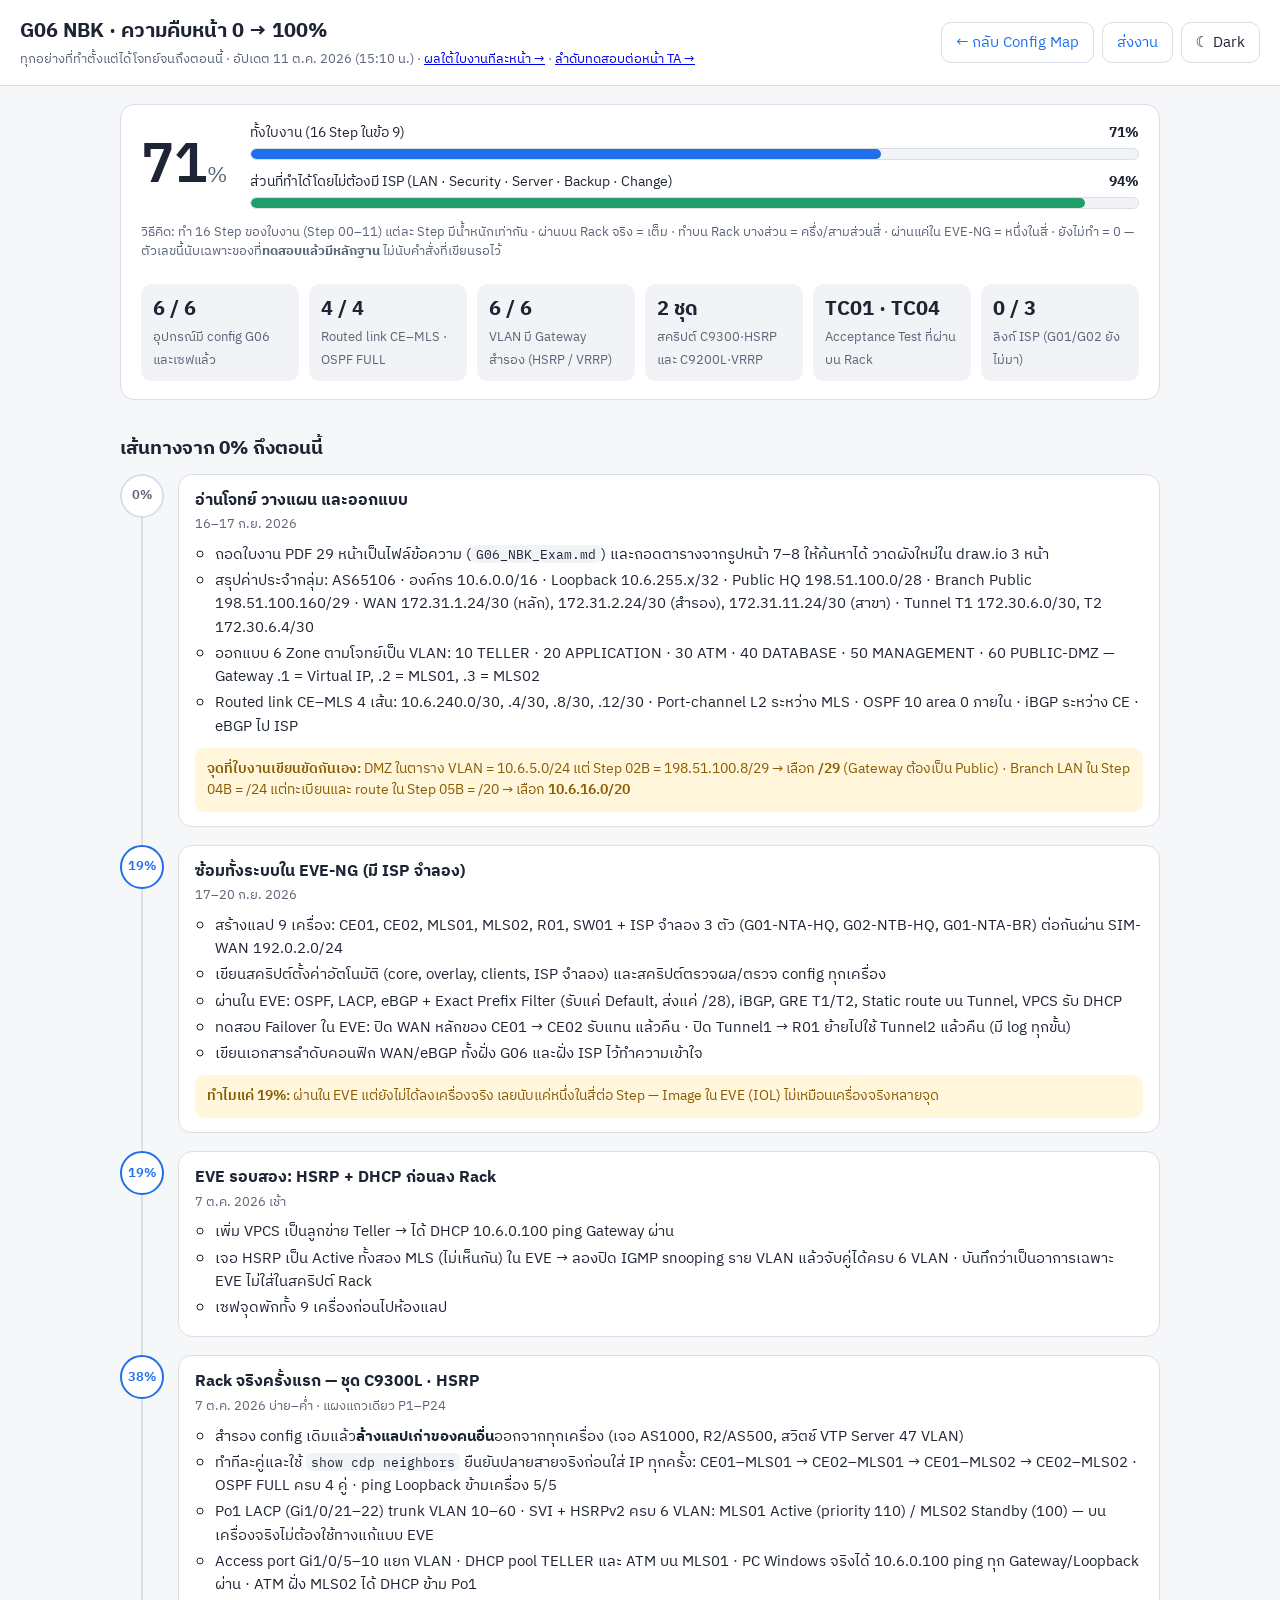
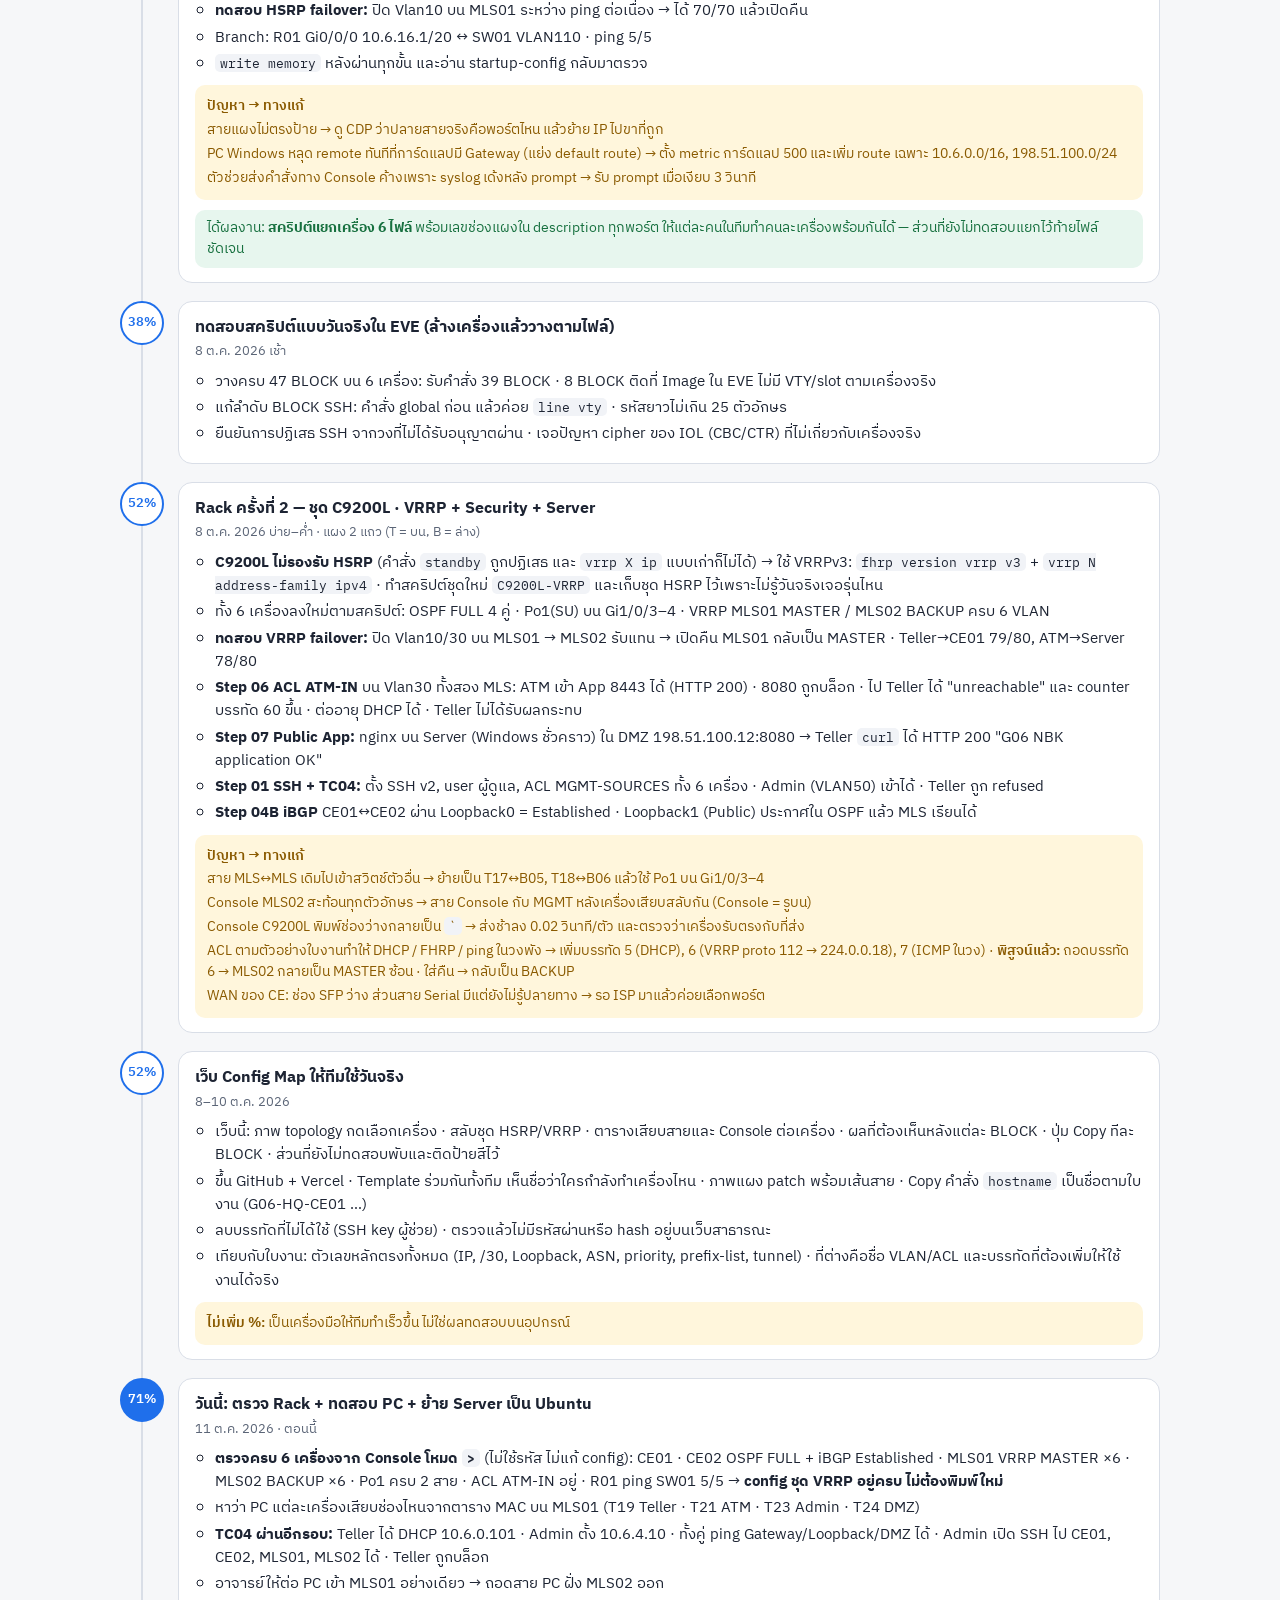
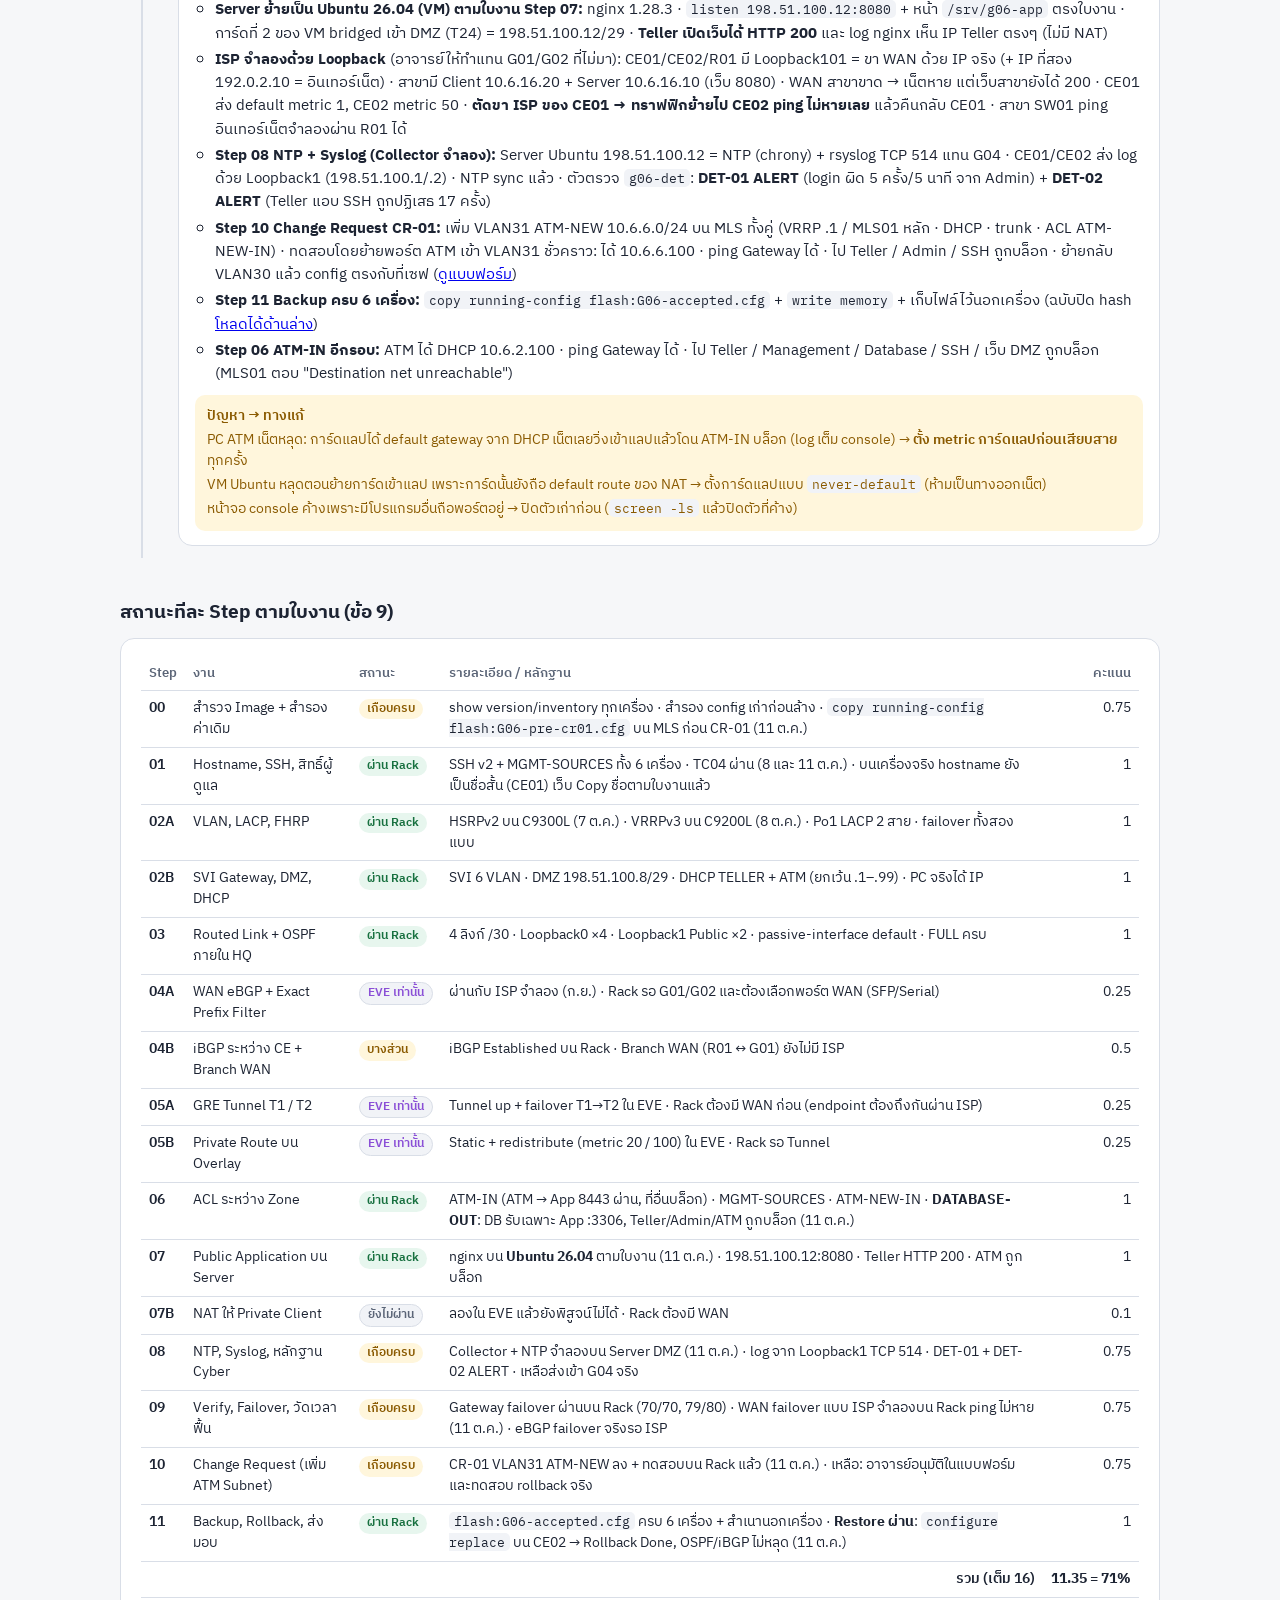
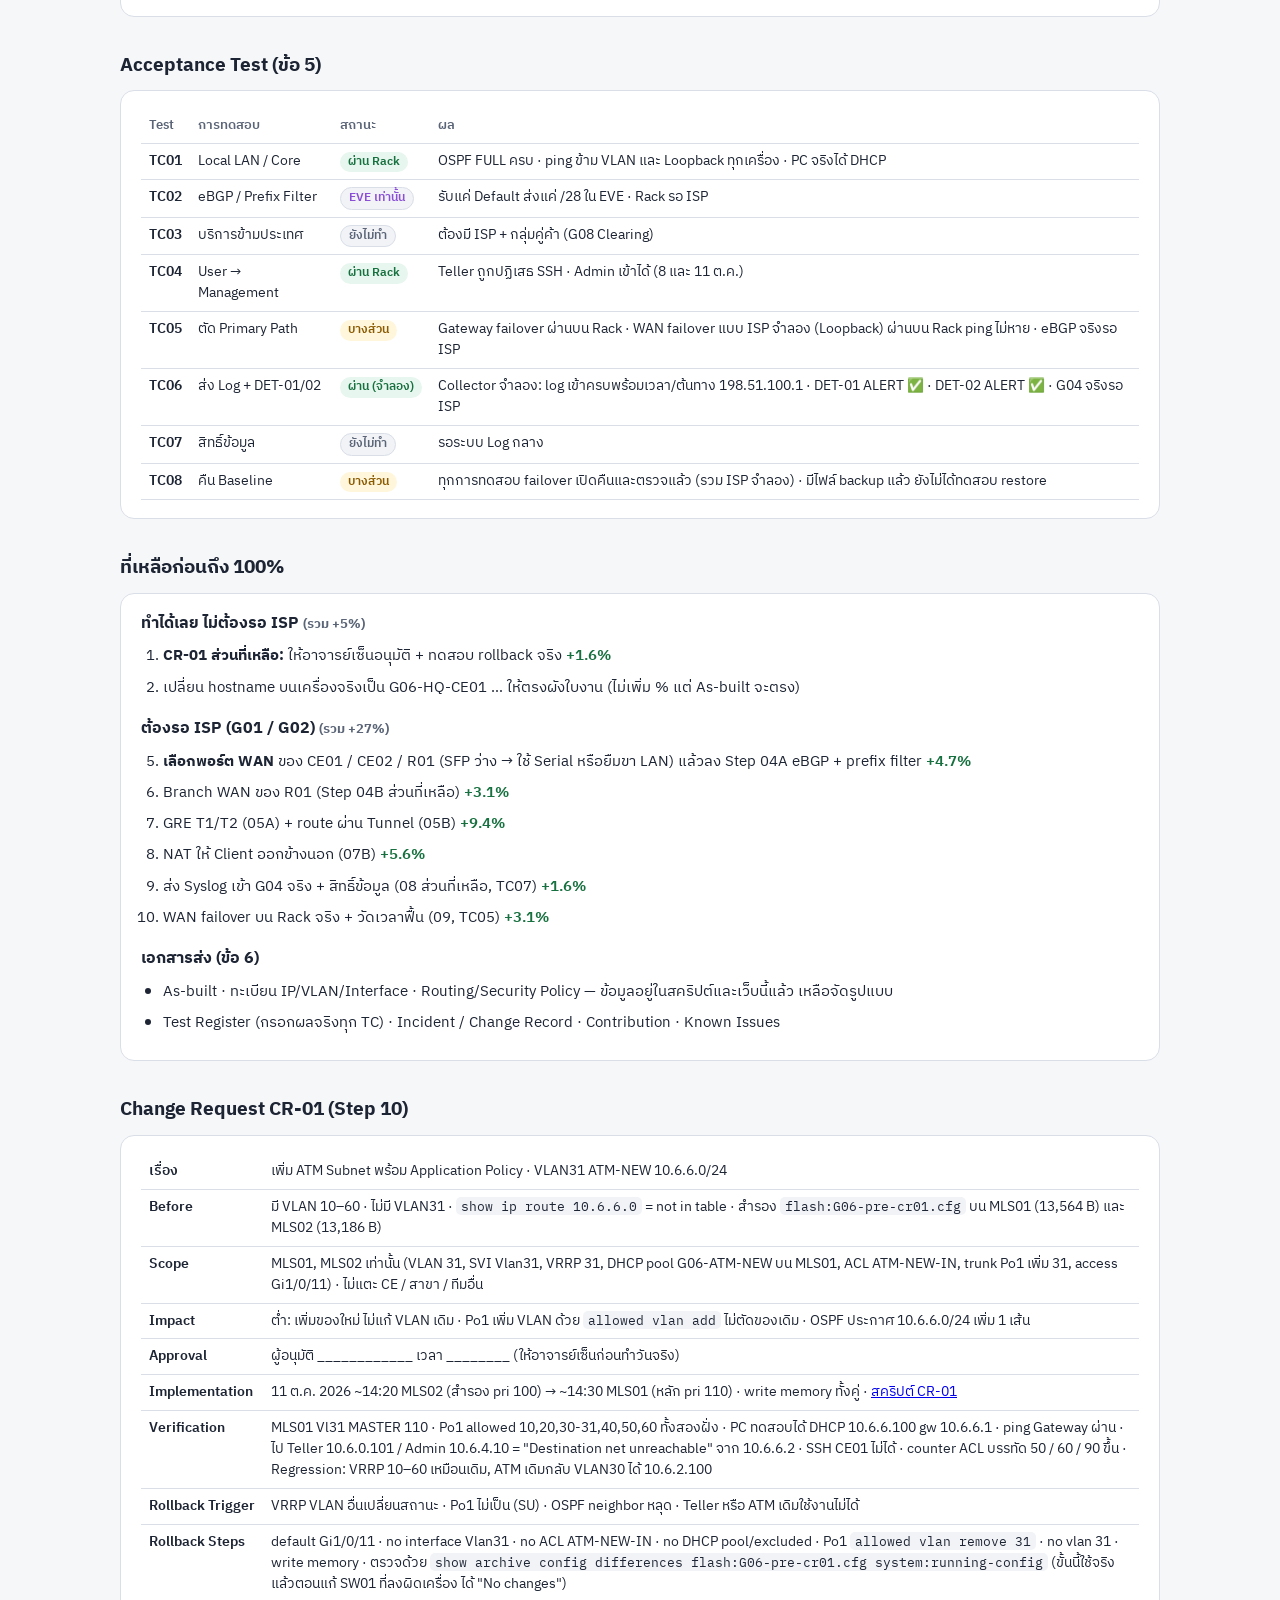
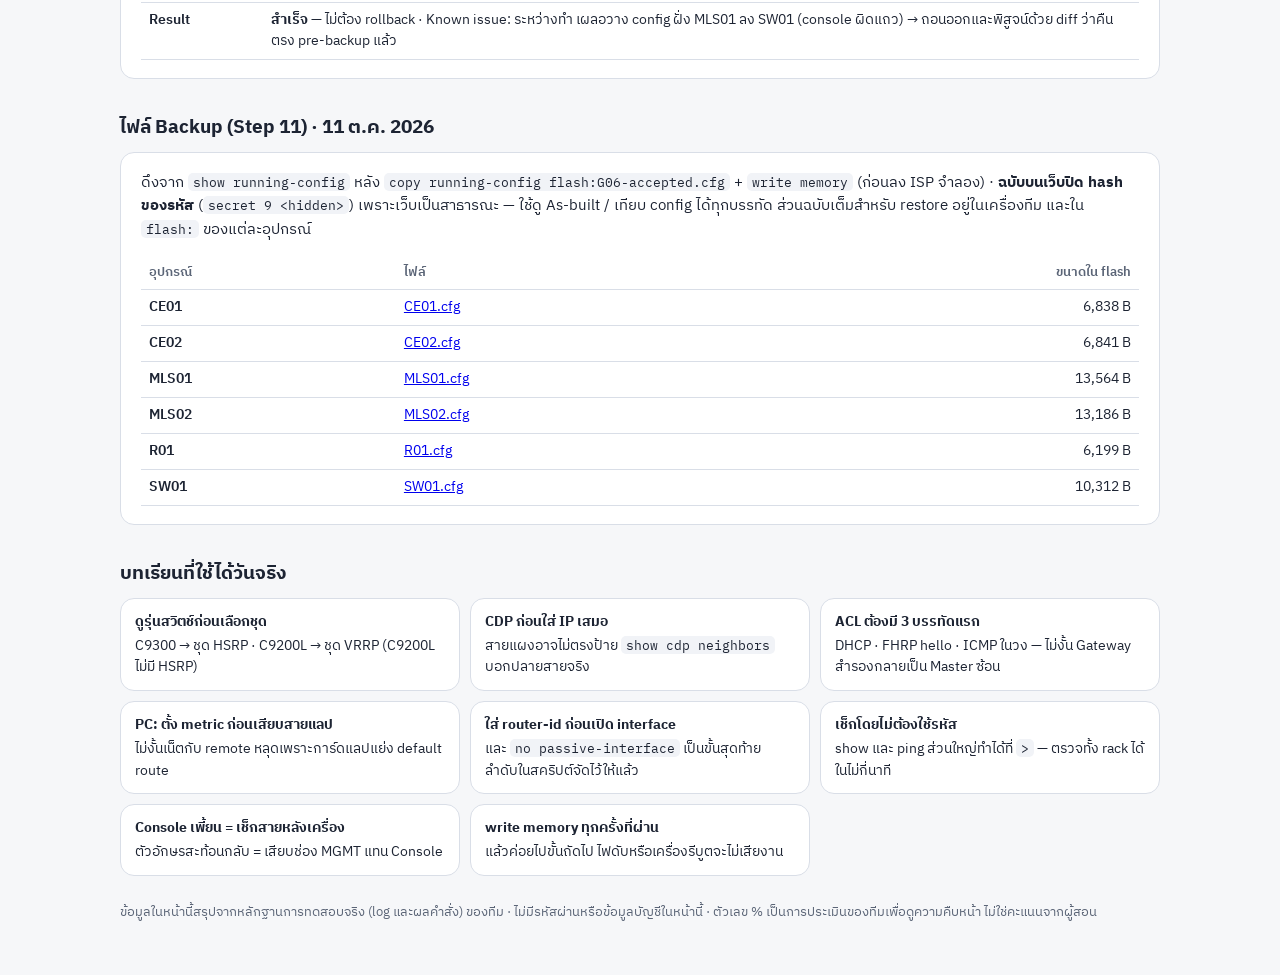
<file: progress.html>
<!doctype html>
<html lang="th" data-theme="light">
<head>
<meta charset="utf-8">
<meta name="viewport" content="width=device-width, initial-scale=1">
<title>G06 ความคืบหน้า</title>
<meta name="description" content="G06 NBK — สรุปทุกอย่างที่ทำตั้งแต่ได้โจทย์จนถึงตอนนี้ (0 → 100%) พร้อมสิ่งที่เหลือ">
<script>
try {
  if (localStorage.getItem("g06-config-site-theme") === "dark") document.documentElement.dataset.theme = "dark";
} catch (e) {}
</script>
<link rel="preconnect" href="https://fonts.googleapis.com">
<link rel="preconnect" href="https://fonts.gstatic.com" crossorigin>
<link href="https://fonts.googleapis.com/css2?family=IBM+Plex+Mono:wght@400;600&family=IBM+Plex+Sans+Thai:wght@400;600&display=swap" rel="stylesheet" media="print" onload="this.media='all'">
<link rel="stylesheet" href="style.css?v=20261011-progress1">
<style>
  .pg { max-width: 1080px; margin: 0 auto; padding: 18px 20px 40px; }
  .pg h2 { font-size: 19px; margin: 34px 0 10px; }
  .pg h3 { font-size: 16px; margin: 0; }
  .card { background: var(--panel); border: 1px solid var(--line); border-radius: 14px; padding: 18px 20px; }
  .hero { display: grid; grid-template-columns: auto 1fr; gap: 8px 24px; align-items: center; }
  .big { font-size: 56px; font-weight: 600; line-height: 1; letter-spacing: -1px; }
  .big small { font-size: 22px; font-weight: 400; color: var(--muted); }
  .bars { display: grid; gap: 12px; }
  .bar-row { display: grid; gap: 4px; }
  .bar-row .bar-lbl { display: flex; justify-content: space-between; gap: 12px; font-size: 13.5px; }
  .bar-row .bar-lbl b { font-variant-numeric: tabular-nums; }
  .bar { height: 12px; border-radius: 999px; background: var(--code-bg); border: 1px solid var(--line); overflow: hidden; }
  .bar > i { display: block; height: 100%; background: var(--accent); border-radius: 999px; }
  .bar.alt > i { background: var(--po); }
  .rule { grid-column: 1 / -1; color: var(--muted); font-size: 12.5px; margin: 6px 0 0; }
  .stats { display: grid; grid-template-columns: repeat(auto-fit, minmax(130px, 1fr)); gap: 10px; margin-top: 14px; }
  .stat { background: var(--code-bg); border-radius: 10px; padding: 10px 12px; }
  .stat b { display: block; font-size: 20px; font-variant-numeric: tabular-nums; }
  .stat span { font-size: 12.5px; color: var(--muted); }
  @media (max-width: 560px) { .hero { grid-template-columns: 1fr; } .big { font-size: 44px; } }

  .tl { list-style: none; margin: 0; padding: 0; position: relative; }
  .tl::before { content: ""; position: absolute; left: 21px; top: 6px; bottom: 6px; width: 2px; background: var(--line); }
  .tl > li { position: relative; padding: 0 0 18px 58px; }
  .tl .pct { position: absolute; left: 0; top: 0; width: 44px; height: 44px; border-radius: 50%; display: grid; place-items: center;
    font-size: 12.5px; font-weight: 600; background: var(--panel); border: 2px solid var(--accent); color: var(--accent); font-variant-numeric: tabular-nums; }
  .tl .pct.zero { border-color: var(--line); color: var(--muted); }
  .tl .pct.now { background: var(--accent); color: #fff; }
  .tl .card { padding: 14px 16px; }
  .tl .when { font-size: 12.5px; color: var(--muted); margin: 2px 0 8px; }
  .tl ul { margin: 6px 0 0; padding-left: 20px; }
  .tl li li { margin: 3px 0; }
  .fix { margin: 10px 0 0; padding: 8px 12px; border-radius: 10px; background: var(--warn-bg); color: var(--warn-ink); font-size: 13.5px; }
  .fix p { margin: 3px 0; }
  .fix b { font-weight: 600; }
  .out { margin: 10px 0 0; padding: 8px 12px; border-radius: 10px; background: var(--ok-bg); color: var(--ok-ink); font-size: 13.5px; }
  .pg code { background: var(--code-bg); padding: 1px 5px; border-radius: 5px; font-size: 12.5px; }

  .st { display: inline-block; white-space: nowrap; font-size: 12px; padding: 1px 8px; border-radius: 999px; font-weight: 600; }
  .st.ok { background: var(--ok-bg); color: var(--ok-ink); }
  .st.part { background: var(--warn-bg); color: var(--warn-ink); }
  .st.eve { background: var(--code-bg); color: var(--gre); border: 1px solid var(--line); }
  .st.no { background: var(--code-bg); color: var(--muted); border: 1px solid var(--line); }
  .pg table td:first-child { white-space: nowrap; font-weight: 600; }
  .pg table td.n { text-align: right; font-variant-numeric: tabular-nums; white-space: nowrap; }
  .pg table th.n { text-align: right; }
  .todo { margin: 0; padding-left: 22px; }
  .todo li { margin: 8px 0; }
  .todo .gain { color: var(--ok-ink); font-weight: 600; font-variant-numeric: tabular-nums; }
  .note { color: var(--muted); font-size: 13px; }
  .lessons { display: grid; grid-template-columns: repeat(auto-fit, minmax(280px, 1fr)); gap: 10px; }
  .lessons .card { padding: 12px 14px; font-size: 14px; }
  .lessons .card b { display: block; margin-bottom: 2px; }
  .navlink { color: var(--accent); text-decoration: none; border: 1px solid var(--line); border-radius: 10px; padding: 8px 14px; background: var(--panel); }
  .navlink:hover { border-color: var(--accent); }
</style>
</head>
<body>
<header class="top">
  <div class="brand">
    <h1>G06 NBK · ความคืบหน้า 0 → 100%</h1>
    <p class="sub">ทุกอย่างที่ทำตั้งแต่ได้โจทย์จนถึงตอนนี้ · อัปเดต 11 ต.ค. 2026 (15:10 น.) · <a href="examples.html">ผลใต้ใบงานทีละหน้า →</a> · <a href="tests.html">ลำดับทดสอบต่อหน้า TA →</a></p>
  </div>
  <div class="top-controls">
    <a class="navlink" href="index.html">← กลับ Config Map</a>
    <a class="navlink" href="submit.html">ส่งงาน</a>
    <button type="button" class="theme-toggle" id="themeToggle" aria-label="เปลี่ยนเป็น Dark theme">☾ Dark</button>
  </div>
</header>

<main class="pg">

  <!-- ===================== สรุป ===================== -->
  <section class="card hero" aria-label="สรุปความคืบหน้า">
    <div class="big">71<small>%</small></div>
    <div class="bars">
      <div class="bar-row">
        <div class="bar-lbl"><span>ทั้งใบงาน (16 Step ในข้อ 9)</span><b>71%</b></div>
        <div class="bar" role="progressbar" aria-valuenow="71" aria-valuemin="0" aria-valuemax="100"><i style="width:71%"></i></div>
      </div>
      <div class="bar-row">
        <div class="bar-lbl"><span>ส่วนที่ทำได้โดยไม่ต้องมี ISP (LAN · Security · Server · Backup · Change)</span><b>94%</b></div>
        <div class="bar alt" role="progressbar" aria-valuenow="94" aria-valuemin="0" aria-valuemax="100"><i style="width:94%"></i></div>
      </div>
    </div>
    <p class="rule">วิธีคิด: ทำ 16 Step ของใบงาน (Step 00–11) แต่ละ Step มีน้ำหนักเท่ากัน · ผ่านบน Rack จริง = เต็ม · ทำบน Rack บางส่วน = ครึ่ง/สามส่วนสี่ · ผ่านแค่ใน EVE-NG = หนึ่งในสี่ · ยังไม่ทำ = 0 — ตัวเลขนี้นับเฉพาะของที่<b>ทดสอบแล้วมีหลักฐาน</b> ไม่นับคำสั่งที่เขียนรอไว้</p>
    <div class="stats" style="grid-column: 1 / -1">
      <div class="stat"><b>6 / 6</b><span>อุปกรณ์มี config G06 และเซฟแล้ว</span></div>
      <div class="stat"><b>4 / 4</b><span>Routed link CE–MLS · OSPF FULL</span></div>
      <div class="stat"><b>6 / 6</b><span>VLAN มี Gateway สำรอง (HSRP / VRRP)</span></div>
      <div class="stat"><b>2 ชุด</b><span>สคริปต์ C9300·HSRP และ C9200L·VRRP</span></div>
      <div class="stat"><b>TC01 · TC04</b><span>Acceptance Test ที่ผ่านบน Rack</span></div>
      <div class="stat"><b>0 / 3</b><span>ลิงก์ ISP (G01/G02 ยังไม่มา)</span></div>
    </div>
  </section>

  <!-- ===================== Timeline ===================== -->
  <h2>เส้นทางจาก 0% ถึงตอนนี้</h2>
  <ol class="tl">

    <li>
      <span class="pct zero">0%</span>
      <div class="card">
        <h3>อ่านโจทย์ วางแผน และออกแบบ</h3>
        <p class="when">16–17 ก.ย. 2026</p>
        <ul>
          <li>ถอดใบงาน PDF 29 หน้าเป็นไฟล์ข้อความ (<code>G06_NBK_Exam.md</code>) และถอดตารางจากรูปหน้า 7–8 ให้ค้นหาได้ วาดผังใหม่ใน draw.io 3 หน้า</li>
          <li>สรุปค่าประจำกลุ่ม: AS65106 · องค์กร 10.6.0.0/16 · Loopback 10.6.255.x/32 · Public HQ 198.51.100.0/28 · Branch Public 198.51.100.160/29 · WAN 172.31.1.24/30 (หลัก), 172.31.2.24/30 (สำรอง), 172.31.11.24/30 (สาขา) · Tunnel T1 172.30.6.0/30, T2 172.30.6.4/30</li>
          <li>ออกแบบ 6 Zone ตามโจทย์เป็น VLAN: 10 TELLER · 20 APPLICATION · 30 ATM · 40 DATABASE · 50 MANAGEMENT · 60 PUBLIC-DMZ — Gateway .1 = Virtual IP, .2 = MLS01, .3 = MLS02</li>
          <li>Routed link CE–MLS 4 เส้น: 10.6.240.0/30, .4/30, .8/30, .12/30 · Port-channel L2 ระหว่าง MLS · OSPF 10 area 0 ภายใน · iBGP ระหว่าง CE · eBGP ไป ISP</li>
        </ul>
        <div class="fix">
          <p><b>จุดที่ใบงานเขียนขัดกันเอง:</b> DMZ ในตาราง VLAN = 10.6.5.0/24 แต่ Step 02B = 198.51.100.8/29 → เลือก <b>/29</b> (Gateway ต้องเป็น Public) · Branch LAN ใน Step 04B = /24 แต่ทะเบียนและ route ใน Step 05B = /20 → เลือก <b>10.6.16.0/20</b></p>
        </div>
      </div>
    </li>

    <li>
      <span class="pct">19%</span>
      <div class="card">
        <h3>ซ้อมทั้งระบบใน EVE-NG (มี ISP จำลอง)</h3>
        <p class="when">17–20 ก.ย. 2026</p>
        <ul>
          <li>สร้างแลป 9 เครื่อง: CE01, CE02, MLS01, MLS02, R01, SW01 + ISP จำลอง 3 ตัว (G01-NTA-HQ, G02-NTB-HQ, G01-NTA-BR) ต่อกันผ่าน SIM-WAN 192.0.2.0/24</li>
          <li>เขียนสคริปต์ตั้งค่าอัตโนมัติ (core, overlay, clients, ISP จำลอง) และสคริปต์ตรวจผล/ตรวจ config ทุกเครื่อง</li>
          <li>ผ่านใน EVE: OSPF, LACP, eBGP + Exact Prefix Filter (รับแค่ Default, ส่งแค่ /28), iBGP, GRE T1/T2, Static route บน Tunnel, VPCS รับ DHCP</li>
          <li>ทดสอบ Failover ใน EVE: ปิด WAN หลักของ CE01 → CE02 รับแทน แล้วคืน · ปิด Tunnel1 → R01 ย้ายไปใช้ Tunnel2 แล้วคืน (มี log ทุกขั้น)</li>
          <li>เขียนเอกสารลำดับคอนฟิก WAN/eBGP ทั้งฝั่ง G06 และฝั่ง ISP ไว้ทำความเข้าใจ</li>
        </ul>
        <div class="fix"><p><b>ทำไมแค่ 19%:</b> ผ่านใน EVE แต่ยังไม่ได้ลงเครื่องจริง เลยนับแค่หนึ่งในสี่ต่อ Step — Image ใน EVE (IOL) ไม่เหมือนเครื่องจริงหลายจุด</p></div>
      </div>
    </li>

    <li>
      <span class="pct">19%</span>
      <div class="card">
        <h3>EVE รอบสอง: HSRP + DHCP ก่อนลง Rack</h3>
        <p class="when">7 ต.ค. 2026 เช้า</p>
        <ul>
          <li>เพิ่ม VPCS เป็นลูกข่าย Teller → ได้ DHCP 10.6.0.100 ping Gateway ผ่าน</li>
          <li>เจอ HSRP เป็น Active ทั้งสอง MLS (ไม่เห็นกัน) ใน EVE → ลองปิด IGMP snooping ราย VLAN แล้วจับคู่ได้ครบ 6 VLAN · บันทึกว่าเป็นอาการเฉพาะ EVE ไม่ใส่ในสคริปต์ Rack</li>
          <li>เซฟจุดพักทั้ง 9 เครื่องก่อนไปห้องแลป</li>
        </ul>
      </div>
    </li>

    <li>
      <span class="pct">38%</span>
      <div class="card">
        <h3>Rack จริงครั้งแรก — ชุด C9300L · HSRP</h3>
        <p class="when">7 ต.ค. 2026 บ่าย–ค่ำ · แผงแถวเดียว P1–P24</p>
        <ul>
          <li>สำรอง config เดิมแล้ว<b>ล้างแลปเก่าของคนอื่น</b>ออกจากทุกเครื่อง (เจอ AS1000, R2/AS500, สวิตช์ VTP Server 47 VLAN)</li>
          <li>ทำทีละคู่และใช้ <code>show cdp neighbors</code> ยืนยันปลายสายจริงก่อนใส่ IP ทุกครั้ง: CE01–MLS01 → CE02–MLS01 → CE01–MLS02 → CE02–MLS02 · OSPF FULL ครบ 4 คู่ · ping Loopback ข้ามเครื่อง 5/5</li>
          <li>Po1 LACP (Gi1/0/21–22) trunk VLAN 10–60 · SVI + HSRPv2 ครบ 6 VLAN: MLS01 Active (priority 110) / MLS02 Standby (100) — บนเครื่องจริงไม่ต้องใช้ทางแก้แบบ EVE</li>
          <li>Access port Gi1/0/5–10 แยก VLAN · DHCP pool TELLER และ ATM บน MLS01 · PC Windows จริงได้ 10.6.0.100 ping ทุก Gateway/Loopback ผ่าน · ATM ฝั่ง MLS02 ได้ DHCP ข้าม Po1</li>
          <li><b>ทดสอบ HSRP failover:</b> ปิด Vlan10 บน MLS01 ระหว่าง ping ต่อเนื่อง → ได้ 70/70 แล้วเปิดคืน</li>
          <li>Branch: R01 Gi0/0/0 10.6.16.1/20 ↔ SW01 VLAN110 · ping 5/5</li>
          <li><code>write memory</code> หลังผ่านทุกขั้น และอ่าน startup-config กลับมาตรวจ</li>
        </ul>
        <div class="fix">
          <p><b>ปัญหา → ทางแก้</b></p>
          <p>สายแผงไม่ตรงป้าย → ดู CDP ว่าปลายสายจริงคือพอร์ตไหน แล้วย้าย IP ไปขาที่ถูก</p>
          <p>PC Windows หลุด remote ทันทีที่การ์ดแลปมี Gateway (แย่ง default route) → ตั้ง metric การ์ดแลป 500 และเพิ่ม route เฉพาะ 10.6.0.0/16, 198.51.100.0/24</p>
          <p>ตัวช่วยส่งคำสั่งทาง Console ค้างเพราะ syslog เด้งหลัง prompt → รับ prompt เมื่อเงียบ 3 วินาที</p>
        </div>
        <div class="out">ได้ผลงาน: <b>สคริปต์แยกเครื่อง 6 ไฟล์</b> พร้อมเลขช่องแผงใน description ทุกพอร์ต ให้แต่ละคนในทีมทำคนละเครื่องพร้อมกันได้ — ส่วนที่ยังไม่ทดสอบแยกไว้ท้ายไฟล์ชัดเจน</div>
      </div>
    </li>

    <li>
      <span class="pct">38%</span>
      <div class="card">
        <h3>ทดสอบสคริปต์แบบวันจริงใน EVE (ล้างเครื่องแล้ววางตามไฟล์)</h3>
        <p class="when">8 ต.ค. 2026 เช้า</p>
        <ul>
          <li>วางครบ 47 BLOCK บน 6 เครื่อง: รับคำสั่ง 39 BLOCK · 8 BLOCK ติดที่ Image ใน EVE ไม่มี VTY/slot ตามเครื่องจริง</li>
          <li>แก้ลำดับ BLOCK SSH: คำสั่ง global ก่อน แล้วค่อย <code>line vty</code> · รหัสยาวไม่เกิน 25 ตัวอักษร</li>
          <li>ยืนยันการปฏิเสธ SSH จากวงที่ไม่ได้รับอนุญาตผ่าน · เจอปัญหา cipher ของ IOL (CBC/CTR) ที่ไม่เกี่ยวกับเครื่องจริง</li>
        </ul>
      </div>
    </li>

    <li>
      <span class="pct">52%</span>
      <div class="card">
        <h3>Rack ครั้งที่ 2 — ชุด C9200L · VRRP + Security + Server</h3>
        <p class="when">8 ต.ค. 2026 บ่าย–ค่ำ · แผง 2 แถว (T = บน, B = ล่าง)</p>
        <ul>
          <li><b>C9200L ไม่รองรับ HSRP</b> (คำสั่ง <code>standby</code> ถูกปฏิเสธ และ <code>vrrp X ip</code> แบบเก่าก็ไม่ได้) → ใช้ VRRPv3: <code>fhrp version vrrp v3</code> + <code>vrrp N address-family ipv4</code> · ทำสคริปต์ชุดใหม่ <code>C9200L-VRRP</code> และเก็บชุด HSRP ไว้เพราะไม่รู้วันจริงเจอรุ่นไหน</li>
          <li>ทั้ง 6 เครื่องลงใหม่ตามสคริปต์: OSPF FULL 4 คู่ · Po1(SU) บน Gi1/0/3–4 · VRRP MLS01 MASTER / MLS02 BACKUP ครบ 6 VLAN</li>
          <li><b>ทดสอบ VRRP failover:</b> ปิด Vlan10/30 บน MLS01 → MLS02 รับแทน → เปิดคืน MLS01 กลับเป็น MASTER · Teller→CE01 79/80, ATM→Server 78/80</li>
          <li><b>Step 06 ACL ATM-IN</b> บน Vlan30 ทั้งสอง MLS: ATM เข้า App 8443 ได้ (HTTP 200) · 8080 ถูกบล็อก · ไป Teller ได้ "unreachable" และ counter บรรทัด 60 ขึ้น · ต่ออายุ DHCP ได้ · Teller ไม่ได้รับผลกระทบ</li>
          <li><b>Step 07 Public App:</b> nginx บน Server (Windows ชั่วคราว) ใน DMZ 198.51.100.12:8080 → Teller <code>curl</code> ได้ HTTP 200 "G06 NBK application OK"</li>
          <li><b>Step 01 SSH + TC04:</b> ตั้ง SSH v2, user ผู้ดูแล, ACL MGMT-SOURCES ทั้ง 6 เครื่อง · Admin (VLAN50) เข้าได้ · Teller ถูก refused</li>
          <li><b>Step 04B iBGP</b> CE01↔CE02 ผ่าน Loopback0 = Established · Loopback1 (Public) ประกาศใน OSPF แล้ว MLS เรียนได้</li>
        </ul>
        <div class="fix">
          <p><b>ปัญหา → ทางแก้</b></p>
          <p>สาย MLS↔MLS เดิมไปเข้าสวิตช์ตัวอื่น → ย้ายเป็น T17↔B05, T18↔B06 แล้วใช้ Po1 บน Gi1/0/3–4</p>
          <p>Console MLS02 สะท้อนทุกตัวอักษร → สาย Console กับ MGMT หลังเครื่องเสียบสลับกัน (Console = รูบน)</p>
          <p>Console C9200L พิมพ์ช่องว่างกลายเป็น <code>`</code> → ส่งช้าลง 0.02 วินาที/ตัว และตรวจว่าเครื่องรับตรงกับที่ส่ง</p>
          <p>ACL ตามตัวอย่างใบงานทำให้ DHCP / FHRP / ping ในวงพัง → เพิ่มบรรทัด 5 (DHCP), 6 (VRRP proto 112 → 224.0.0.18), 7 (ICMP ในวง) · <b>พิสูจน์แล้ว:</b> ถอดบรรทัด 6 → MLS02 กลายเป็น MASTER ซ้อน · ใส่คืน → กลับเป็น BACKUP</p>
          <p>WAN ของ CE: ช่อง SFP ว่าง ส่วนสาย Serial มีแต่ยังไม่รู้ปลายทาง → รอ ISP มาแล้วค่อยเลือกพอร์ต</p>
        </div>
      </div>
    </li>

    <li>
      <span class="pct">52%</span>
      <div class="card">
        <h3>เว็บ Config Map ให้ทีมใช้วันจริง</h3>
        <p class="when">8–10 ต.ค. 2026</p>
        <ul>
          <li>เว็บนี้: ภาพ topology กดเลือกเครื่อง · สลับชุด HSRP/VRRP · ตารางเสียบสายและ Console ต่อเครื่อง · ผลที่ต้องเห็นหลังแต่ละ BLOCK · ปุ่ม Copy ทีละ BLOCK · ส่วนที่ยังไม่ทดสอบพับและติดป้ายสีไว้</li>
          <li>ขึ้น GitHub + Vercel · Template ร่วมกันทั้งทีม เห็นชื่อว่าใครกำลังทำเครื่องไหน · ภาพแผง patch พร้อมเส้นสาย · Copy คำสั่ง <code>hostname</code> เป็นชื่อตามใบงาน (G06-HQ-CE01 …)</li>
          <li>ลบบรรทัดที่ไม่ได้ใช้ (SSH key ผู้ช่วย) · ตรวจแล้วไม่มีรหัสผ่านหรือ hash อยู่บนเว็บสาธารณะ</li>
          <li>เทียบกับใบงาน: ตัวเลขหลักตรงทั้งหมด (IP, /30, Loopback, ASN, priority, prefix-list, tunnel) · ที่ต่างคือชื่อ VLAN/ACL และบรรทัดที่ต้องเพิ่มให้ใช้งานได้จริง</li>
        </ul>
        <div class="fix"><p><b>ไม่เพิ่ม %:</b> เป็นเครื่องมือให้ทีมทำเร็วขึ้น ไม่ใช่ผลทดสอบบนอุปกรณ์</p></div>
      </div>
    </li>

    <li>
      <span class="pct now">71%</span>
      <div class="card">
        <h3>วันนี้: ตรวจ Rack + ทดสอบ PC + ย้าย Server เป็น Ubuntu</h3>
        <p class="when">11 ต.ค. 2026 · ตอนนี้</p>
        <ul>
          <li><b>ตรวจครบ 6 เครื่องจาก Console โหมด <code>&gt;</code></b> (ไม่ใช้รหัส ไม่แก้ config): CE01 · CE02 OSPF FULL + iBGP Established · MLS01 VRRP MASTER ×6 · MLS02 BACKUP ×6 · Po1 ครบ 2 สาย · ACL ATM-IN อยู่ · R01 ping SW01 5/5 → <b>config ชุด VRRP อยู่ครบ ไม่ต้องพิมพ์ใหม่</b></li>
          <li>หาว่า PC แต่ละเครื่องเสียบช่องไหนจากตาราง MAC บน MLS01 (T19 Teller · T21 ATM · T23 Admin · T24 DMZ)</li>
          <li><b>TC04 ผ่านอีกรอบ:</b> Teller ได้ DHCP 10.6.0.101 · Admin ตั้ง 10.6.4.10 · ทั้งคู่ ping Gateway/Loopback/DMZ ได้ · Admin เปิด SSH ไป CE01, CE02, MLS01, MLS02 ได้ · Teller ถูกบล็อก</li>
          <li>อาจารย์ให้ต่อ PC เข้า MLS01 อย่างเดียว → ถอดสาย PC ฝั่ง MLS02 ออก</li>
          <li><b>Server ย้ายเป็น Ubuntu 26.04 (VM) ตามใบงาน Step 07:</b> nginx 1.28.3 · <code>listen 198.51.100.12:8080</code> + หน้า <code>/srv/g06-app</code> ตรงใบงาน · การ์ดที่ 2 ของ VM bridged เข้า DMZ (T24) = 198.51.100.12/29 · <b>Teller เปิดเว็บได้ HTTP 200</b> และ log nginx เห็น IP Teller ตรงๆ (ไม่มี NAT)</li>
          <li><b>ISP จำลองด้วย Loopback</b> (อาจารย์ให้ทำแทน G01/G02 ที่ไม่มา): CE01/CE02/R01 มี Loopback101 = ขา WAN ด้วย IP จริง (+ IP ที่สอง 192.0.2.10 = อินเทอร์เน็ต) · สาขามี Client 10.6.16.20 + Server 10.6.16.10 (เว็บ 8080) · WAN สาขาขาด → เน็ตหาย แต่เว็บสาขายังได้ 200 · CE01 ส่ง default metric 1, CE02 metric 50 · <b>ตัดขา ISP ของ CE01 → ทราฟฟิกย้ายไป CE02 ping ไม่หายเลย</b> แล้วคืนกลับ CE01 · สาขา SW01 ping อินเทอร์เน็ตจำลองผ่าน R01 ได้</li>
          <li><b>Step 08 NTP + Syslog (Collector จำลอง):</b> Server Ubuntu 198.51.100.12 = NTP (chrony) + rsyslog TCP 514 แทน G04 · CE01/CE02 ส่ง log ด้วย Loopback1 (198.51.100.1/.2) · NTP sync แล้ว · ตัวตรวจ <code>g06-det</code>: <b>DET-01 ALERT</b> (login ผิด 5 ครั้ง/5 นาที จาก Admin) + <b>DET-02 ALERT</b> (Teller แอบ SSH ถูกปฏิเสธ 17 ครั้ง)</li>
          <li><b>Step 10 Change Request CR-01:</b> เพิ่ม VLAN31 ATM-NEW 10.6.6.0/24 บน MLS ทั้งคู่ (VRRP .1 / MLS01 หลัก · DHCP · trunk · ACL ATM-NEW-IN) · ทดสอบโดยย้ายพอร์ต ATM เข้า VLAN31 ชั่วคราว: ได้ 10.6.6.100 · ping Gateway ได้ · ไป Teller / Admin / SSH ถูกบล็อก · ย้ายกลับ VLAN30 แล้ว config ตรงกับที่เซฟ (<a href="#cr01">ดูแบบฟอร์ม</a>)</li>
          <li><b>Step 11 Backup ครบ 6 เครื่อง:</b> <code>copy running-config flash:G06-accepted.cfg</code> + <code>write memory</code> + เก็บไฟล์ไว้นอกเครื่อง (ฉบับปิด hash <a href="#backups">โหลดได้ด้านล่าง</a>)</li>
          <li><b>Step 06 ATM-IN อีกรอบ:</b> ATM ได้ DHCP 10.6.2.100 · ping Gateway ได้ · ไป Teller / Management / Database / SSH / เว็บ DMZ ถูกบล็อก (MLS01 ตอบ "Destination net unreachable")</li>
        </ul>
        <div class="fix">
          <p><b>ปัญหา → ทางแก้</b></p>
          <p>PC ATM เน็ตหลุด: การ์ดแลปได้ default gateway จาก DHCP เน็ตเลยวิ่งเข้าแลปแล้วโดน ATM-IN บล็อก (log เต็ม console) → <b>ตั้ง metric การ์ดแลปก่อนเสียบสาย</b> ทุกครั้ง</p>
          <p>VM Ubuntu หลุดตอนย้ายการ์ดเข้าแลป เพราะการ์ดนั้นยังถือ default route ของ NAT → ตั้งการ์ดแลปแบบ <code>never-default</code> (ห้ามเป็นทางออกเน็ต)</p>
          <p>หน้าจอ console ค้างเพราะมีโปรแกรมอื่นถือพอร์ตอยู่ → ปิดตัวเก่าก่อน (<code>screen -ls</code> แล้วปิดตัวที่ค้าง)</p>
        </div>
      </div>
    </li>
  </ol>

  <!-- ===================== ตาราง Step ===================== -->
  <h2>สถานะทีละ Step ตามใบงาน (ข้อ 9)</h2>
  <div class="card table-wrap">
    <table>
      <thead><tr><th>Step</th><th>งาน</th><th>สถานะ</th><th>รายละเอียด / หลักฐาน</th><th class="n">คะแนน</th></tr></thead>
      <tbody>
        <tr><td>00</td><td>สำรวจ Image + สำรองค่าเดิม</td><td><span class="st part">เกือบครบ</span></td><td>show version/inventory ทุกเครื่อง · สำรอง config เก่าก่อนล้าง · <code>copy running-config flash:G06-pre-cr01.cfg</code> บน MLS ก่อน CR-01 (11 ต.ค.)</td><td class="n">0.75</td></tr>
        <tr><td>01</td><td>Hostname, SSH, สิทธิ์ผู้ดูแล</td><td><span class="st ok">ผ่าน Rack</span></td><td>SSH v2 + MGMT-SOURCES ทั้ง 6 เครื่อง · TC04 ผ่าน (8 และ 11 ต.ค.) · บนเครื่องจริง hostname ยังเป็นชื่อสั้น (CE01) เว็บ Copy ชื่อตามใบงานแล้ว</td><td class="n">1</td></tr>
        <tr><td>02A</td><td>VLAN, LACP, FHRP</td><td><span class="st ok">ผ่าน Rack</span></td><td>HSRPv2 บน C9300L (7 ต.ค.) · VRRPv3 บน C9200L (8 ต.ค.) · Po1 LACP 2 สาย · failover ทั้งสองแบบ</td><td class="n">1</td></tr>
        <tr><td>02B</td><td>SVI Gateway, DMZ, DHCP</td><td><span class="st ok">ผ่าน Rack</span></td><td>SVI 6 VLAN · DMZ 198.51.100.8/29 · DHCP TELLER + ATM (ยกเว้น .1–.99) · PC จริงได้ IP</td><td class="n">1</td></tr>
        <tr><td>03</td><td>Routed Link + OSPF ภายใน HQ</td><td><span class="st ok">ผ่าน Rack</span></td><td>4 ลิงก์ /30 · Loopback0 ×4 · Loopback1 Public ×2 · passive-interface default · FULL ครบ</td><td class="n">1</td></tr>
        <tr><td>04A</td><td>WAN eBGP + Exact Prefix Filter</td><td><span class="st eve">EVE เท่านั้น</span></td><td>ผ่านกับ ISP จำลอง (ก.ย.) · Rack รอ G01/G02 และต้องเลือกพอร์ต WAN (SFP/Serial)</td><td class="n">0.25</td></tr>
        <tr><td>04B</td><td>iBGP ระหว่าง CE + Branch WAN</td><td><span class="st part">บางส่วน</span></td><td>iBGP Established บน Rack · Branch WAN (R01 ↔ G01) ยังไม่มี ISP</td><td class="n">0.5</td></tr>
        <tr><td>05A</td><td>GRE Tunnel T1 / T2</td><td><span class="st eve">EVE เท่านั้น</span></td><td>Tunnel up + failover T1→T2 ใน EVE · Rack ต้องมี WAN ก่อน (endpoint ต้องถึงกันผ่าน ISP)</td><td class="n">0.25</td></tr>
        <tr><td>05B</td><td>Private Route บน Overlay</td><td><span class="st eve">EVE เท่านั้น</span></td><td>Static + redistribute (metric 20 / 100) ใน EVE · Rack รอ Tunnel</td><td class="n">0.25</td></tr>
        <tr><td>06</td><td>ACL ระหว่าง Zone</td><td><span class="st ok">ผ่าน Rack</span></td><td>ATM-IN (ATM → App 8443 ผ่าน, ที่อื่นบล็อก) · MGMT-SOURCES · ATM-NEW-IN · <b>DATABASE-OUT</b>: DB รับเฉพาะ App :3306, Teller/Admin/ATM ถูกบล็อก (11 ต.ค.)</td><td class="n">1</td></tr>
        <tr><td>07</td><td>Public Application บน Server</td><td><span class="st ok">ผ่าน Rack</span></td><td>nginx บน <b>Ubuntu 26.04</b> ตามใบงาน (11 ต.ค.) · 198.51.100.12:8080 · Teller HTTP 200 · ATM ถูกบล็อก</td><td class="n">1</td></tr>
        <tr><td>07B</td><td>NAT ให้ Private Client</td><td><span class="st no">ยังไม่ผ่าน</span></td><td>ลองใน EVE แล้วยังพิสูจน์ไม่ได้ · Rack ต้องมี WAN</td><td class="n">0.1</td></tr>
        <tr><td>08</td><td>NTP, Syslog, หลักฐาน Cyber</td><td><span class="st part">เกือบครบ</span></td><td>Collector + NTP จำลองบน Server DMZ (11 ต.ค.) · log จาก Loopback1 TCP 514 · DET-01 + DET-02 ALERT · เหลือส่งเข้า G04 จริง</td><td class="n">0.75</td></tr>
        <tr><td>09</td><td>Verify, Failover, วัดเวลาฟื้น</td><td><span class="st part">เกือบครบ</span></td><td>Gateway failover ผ่านบน Rack (70/70, 79/80) · WAN failover แบบ ISP จำลองบน Rack ping ไม่หาย (11 ต.ค.) · eBGP failover จริงรอ ISP</td><td class="n">0.75</td></tr>
        <tr><td>10</td><td>Change Request (เพิ่ม ATM Subnet)</td><td><span class="st part">เกือบครบ</span></td><td>CR-01 VLAN31 ATM-NEW ลง + ทดสอบบน Rack แล้ว (11 ต.ค.) · เหลือ: อาจารย์อนุมัติในแบบฟอร์ม และทดสอบ rollback จริง</td><td class="n">0.75</td></tr>
        <tr><td>11</td><td>Backup, Rollback, ส่งมอบ</td><td><span class="st ok">ผ่าน Rack</span></td><td><code>flash:G06-accepted.cfg</code> ครบ 6 เครื่อง + สำเนานอกเครื่อง · <b>Restore ผ่าน</b>: <code>configure replace</code> บน CE02 → Rollback Done, OSPF/iBGP ไม่หลุด (11 ต.ค.)</td><td class="n">1</td></tr>
        <tr><td colspan="4" style="text-align:right">รวม (เต็ม 16)</td><td class="n"><b>11.35 = 71%</b></td></tr>
      </tbody>
    </table>
  </div>

  <!-- ===================== Acceptance Test ===================== -->
  <h2>Acceptance Test (ข้อ 5)</h2>
  <div class="card table-wrap">
    <table>
      <thead><tr><th>Test</th><th>การทดสอบ</th><th>สถานะ</th><th>ผล</th></tr></thead>
      <tbody>
        <tr><td>TC01</td><td>Local LAN / Core</td><td><span class="st ok">ผ่าน Rack</span></td><td>OSPF FULL ครบ · ping ข้าม VLAN และ Loopback ทุกเครื่อง · PC จริงได้ DHCP</td></tr>
        <tr><td>TC02</td><td>eBGP / Prefix Filter</td><td><span class="st eve">EVE เท่านั้น</span></td><td>รับแค่ Default ส่งแค่ /28 ใน EVE · Rack รอ ISP</td></tr>
        <tr><td>TC03</td><td>บริการข้ามประเทศ</td><td><span class="st no">ยังไม่ทำ</span></td><td>ต้องมี ISP + กลุ่มคู่ค้า (G08 Clearing)</td></tr>
        <tr><td>TC04</td><td>User → Management</td><td><span class="st ok">ผ่าน Rack</span></td><td>Teller ถูกปฏิเสธ SSH · Admin เข้าได้ (8 และ 11 ต.ค.)</td></tr>
        <tr><td>TC05</td><td>ตัด Primary Path</td><td><span class="st part">บางส่วน</span></td><td>Gateway failover ผ่านบน Rack · WAN failover แบบ ISP จำลอง (Loopback) ผ่านบน Rack ping ไม่หาย · eBGP จริงรอ ISP</td></tr>
        <tr><td>TC06</td><td>ส่ง Log + DET-01/02</td><td><span class="st ok">ผ่าน (จำลอง)</span></td><td>Collector จำลอง: log เข้าครบพร้อมเวลา/ต้นทาง 198.51.100.1 · DET-01 ALERT ✅ · DET-02 ALERT ✅ · G04 จริงรอ ISP</td></tr>
        <tr><td>TC07</td><td>สิทธิ์ข้อมูล</td><td><span class="st no">ยังไม่ทำ</span></td><td>รอระบบ Log กลาง</td></tr>
        <tr><td>TC08</td><td>คืน Baseline</td><td><span class="st part">บางส่วน</span></td><td>ทุกการทดสอบ failover เปิดคืนและตรวจแล้ว (รวม ISP จำลอง) · มีไฟล์ backup แล้ว ยังไม่ได้ทดสอบ restore</td></tr>
      </tbody>
    </table>
  </div>

  <!-- ===================== ที่เหลือ ===================== -->
  <h2>ที่เหลือก่อนถึง 100%</h2>
  <div class="card">
    <h3>ทำได้เลย ไม่ต้องรอ ISP <span class="note">(รวม +5%)</span></h3>
    <ol class="todo">
                  <li><b>CR-01 ส่วนที่เหลือ:</b> ให้อาจารย์เซ็นอนุมัติ + ทดสอบ rollback จริง <span class="gain">+1.6%</span></li>
            <li>เปลี่ยน hostname บนเครื่องจริงเป็น G06-HQ-CE01 … ให้ตรงผังใบงาน (ไม่เพิ่ม % แต่ As-built จะตรง)</li>
    </ol>
    <h3 style="margin-top:18px">ต้องรอ ISP (G01 / G02) <span class="note">(รวม +27%)</span></h3>
    <ol class="todo" start="5">
      <li><b>เลือกพอร์ต WAN</b> ของ CE01 / CE02 / R01 (SFP ว่าง → ใช้ Serial หรือยืมขา LAN) แล้วลง Step 04A eBGP + prefix filter <span class="gain">+4.7%</span></li>
      <li>Branch WAN ของ R01 (Step 04B ส่วนที่เหลือ) <span class="gain">+3.1%</span></li>
      <li>GRE T1/T2 (05A) + route ผ่าน Tunnel (05B) <span class="gain">+9.4%</span></li>
      <li>NAT ให้ Client ออกข้างนอก (07B) <span class="gain">+5.6%</span></li>
      <li>ส่ง Syslog เข้า G04 จริง + สิทธิ์ข้อมูล (08 ส่วนที่เหลือ, TC07) <span class="gain">+1.6%</span></li>
      <li>WAN failover บน Rack จริง + วัดเวลาฟื้น (09, TC05) <span class="gain">+3.1%</span></li>
    </ol>
    <h3 style="margin-top:18px">เอกสารส่ง (ข้อ 6)</h3>
    <ul class="todo">
      <li>As-built · ทะเบียน IP/VLAN/Interface · Routing/Security Policy — ข้อมูลอยู่ในสคริปต์และเว็บนี้แล้ว เหลือจัดรูปแบบ</li>
      <li>Test Register (กรอกผลจริงทุก TC) · Incident / Change Record · Contribution · Known Issues</li>
    </ul>
  </div>

  <!-- ===================== CR-01 ===================== -->
  <h2 id="cr01">Change Request CR-01 (Step 10)</h2>
  <div class="card table-wrap">
    <table>
      <tbody>
        <tr><td>เรื่อง</td><td>เพิ่ม ATM Subnet พร้อม Application Policy · VLAN31 ATM-NEW 10.6.6.0/24</td></tr>
        <tr><td>Before</td><td>มี VLAN 10–60 · ไม่มี VLAN31 · <code>show ip route 10.6.6.0</code> = not in table · สำรอง <code>flash:G06-pre-cr01.cfg</code> บน MLS01 (13,564 B) และ MLS02 (13,186 B)</td></tr>
        <tr><td>Scope</td><td>MLS01, MLS02 เท่านั้น (VLAN 31, SVI Vlan31, VRRP 31, DHCP pool G06-ATM-NEW บน MLS01, ACL ATM-NEW-IN, trunk Po1 เพิ่ม 31, access Gi1/0/11) · ไม่แตะ CE / สาขา / ทีมอื่น</td></tr>
        <tr><td>Impact</td><td>ต่ำ: เพิ่มของใหม่ ไม่แก้ VLAN เดิม · Po1 เพิ่ม VLAN ด้วย <code>allowed vlan add</code> ไม่ตัดของเดิม · OSPF ประกาศ 10.6.6.0/24 เพิ่ม 1 เส้น</td></tr>
        <tr><td>Approval</td><td>ผู้อนุมัติ ____________ เวลา ________ (ให้อาจารย์เซ็นก่อนทำวันจริง)</td></tr>
        <tr><td>Implementation</td><td>11 ต.ค. 2026 ~14:20 MLS02 (สำรอง pri 100) → ~14:30 MLS01 (หลัก pri 110) · write memory ทั้งคู่ · <a href="docs/CR01-VLAN31-ATM-NEW.txt" download>สคริปต์ CR-01</a></td></tr>
        <tr><td>Verification</td><td>MLS01 Vl31 MASTER 110 · Po1 allowed 10,20,30-31,40,50,60 ทั้งสองฝั่ง · PC ทดสอบได้ DHCP 10.6.6.100 gw 10.6.6.1 · ping Gateway ผ่าน · ไป Teller 10.6.0.101 / Admin 10.6.4.10 = "Destination net unreachable" จาก 10.6.6.2 · SSH CE01 ไม่ได้ · counter ACL บรรทัด 50 / 60 / 90 ขึ้น · Regression: VRRP 10–60 เหมือนเดิม, ATM เดิมกลับ VLAN30 ได้ 10.6.2.100</td></tr>
        <tr><td>Rollback Trigger</td><td>VRRP VLAN อื่นเปลี่ยนสถานะ · Po1 ไม่เป็น (SU) · OSPF neighbor หลุด · Teller หรือ ATM เดิมใช้งานไม่ได้</td></tr>
        <tr><td>Rollback Steps</td><td>default Gi1/0/11 · no interface Vlan31 · no ACL ATM-NEW-IN · no DHCP pool/excluded · Po1 <code>allowed vlan remove 31</code> · no vlan 31 · write memory · ตรวจด้วย <code>show archive config differences flash:G06-pre-cr01.cfg system:running-config</code> (ขั้นนี้ใช้จริงแล้วตอนแก้ SW01 ที่ลงผิดเครื่อง ได้ "No changes")</td></tr>
        <tr><td>Result</td><td><b>สำเร็จ</b> — ไม่ต้อง rollback · Known issue: ระหว่างทำ เผลอวาง config ฝั่ง MLS01 ลง SW01 (console ผิดแถว) → ถอนออกและพิสูจน์ด้วย diff ว่าคืนตรง pre-backup แล้ว</td></tr>
      </tbody>
    </table>
  </div>

  <!-- ===================== Backup ===================== -->
  <h2 id="backups">ไฟล์ Backup (Step 11) · 11 ต.ค. 2026</h2>
  <div class="card">
    <p style="margin-top:0">ดึงจาก <code>show running-config</code> หลัง <code>copy running-config flash:G06-accepted.cfg</code> + <code>write memory</code> (ก่อนลง ISP จำลอง) · <b>ฉบับบนเว็บปิด hash ของรหัส</b> (<code>secret 9 &lt;hidden&gt;</code>) เพราะเว็บเป็นสาธารณะ — ใช้ดู As-built / เทียบ config ได้ทุกบรรทัด ส่วนฉบับเต็มสำหรับ restore อยู่ในเครื่องทีม และใน <code>flash:</code> ของแต่ละอุปกรณ์</p>
    <div class="table-wrap"><table>
      <thead><tr><th>อุปกรณ์</th><th>ไฟล์</th><th class="n">ขนาดใน flash</th></tr></thead>
      <tbody>
        <tr><td>CE01</td><td><a href="backups/CE01.cfg" download>CE01.cfg</a></td><td class="n">6,838 B</td></tr>
        <tr><td>CE02</td><td><a href="backups/CE02.cfg" download>CE02.cfg</a></td><td class="n">6,841 B</td></tr>
        <tr><td>MLS01</td><td><a href="backups/MLS01.cfg" download>MLS01.cfg</a></td><td class="n">13,564 B</td></tr>
        <tr><td>MLS02</td><td><a href="backups/MLS02.cfg" download>MLS02.cfg</a></td><td class="n">13,186 B</td></tr>
        <tr><td>R01</td><td><a href="backups/R01.cfg" download>R01.cfg</a></td><td class="n">6,199 B</td></tr>
        <tr><td>SW01</td><td><a href="backups/SW01.cfg" download>SW01.cfg</a></td><td class="n">10,312 B</td></tr>
      </tbody>
    </table></div>
  </div>

  <!-- ===================== บทเรียน ===================== -->
  <h2>บทเรียนที่ใช้ได้วันจริง</h2>
  <div class="lessons">
    <div class="card"><b>ดูรุ่นสวิตช์ก่อนเลือกชุด</b>C9300 → ชุด HSRP · C9200L → ชุด VRRP (C9200L ไม่มี HSRP)</div>
    <div class="card"><b>CDP ก่อนใส่ IP เสมอ</b>สายแผงอาจไม่ตรงป้าย <code>show cdp neighbors</code> บอกปลายสายจริง</div>
    <div class="card"><b>ACL ต้องมี 3 บรรทัดแรก</b>DHCP · FHRP hello · ICMP ในวง — ไม่งั้น Gateway สำรองกลายเป็น Master ซ้อน</div>
    <div class="card"><b>PC: ตั้ง metric ก่อนเสียบสายแลป</b>ไม่งั้นเน็ตกับ remote หลุดเพราะการ์ดแลปแย่ง default route</div>
    <div class="card"><b>ใส่ router-id ก่อนเปิด interface</b>และ <code>no passive-interface</code> เป็นขั้นสุดท้าย ลำดับในสคริปต์จัดไว้ให้แล้ว</div>
    <div class="card"><b>เช็กโดยไม่ต้องใช้รหัส</b>show และ ping ส่วนใหญ่ทำได้ที่ <code>&gt;</code> — ตรวจทั้ง rack ได้ในไม่กี่นาที</div>
    <div class="card"><b>Console เพี้ยน = เช็กสายหลังเครื่อง</b>ตัวอักษรสะท้อนกลับ = เสียบช่อง MGMT แทน Console</div>
    <div class="card"><b>write memory ทุกครั้งที่ผ่าน</b>แล้วค่อยไปขั้นถัดไป ไฟดับหรือเครื่องรีบูตจะไม่เสียงาน</div>
  </div>

  <p class="note" style="margin-top:26px">ข้อมูลในหน้านี้สรุปจากหลักฐานการทดสอบจริง (log และผลคำสั่ง) ของทีม · ไม่มีรหัสผ่านหรือข้อมูลบัญชีในหน้านี้ · ตัวเลข % เป็นการประเมินของทีมเพื่อดูความคืบหน้า ไม่ใช่คะแนนจากผู้สอน</p>
</main>

<script>
(() => {
  const btn = document.getElementById("themeToggle");
  const paint = () => {
    const dark = document.documentElement.dataset.theme === "dark";
    btn.textContent = dark ? "☀ Light" : "☾ Dark";
    btn.setAttribute("aria-label", dark ? "เปลี่ยนเป็น Light theme" : "เปลี่ยนเป็น Dark theme");
  };
  btn.addEventListener("click", () => {
    const dark = document.documentElement.dataset.theme !== "dark";
    document.documentElement.dataset.theme = dark ? "dark" : "light";
    try { localStorage.setItem("g06-config-site-theme", dark ? "dark" : "light"); } catch (e) {}
    paint();
  });
  paint();
})();
</script>
</body>
</html>
</file>
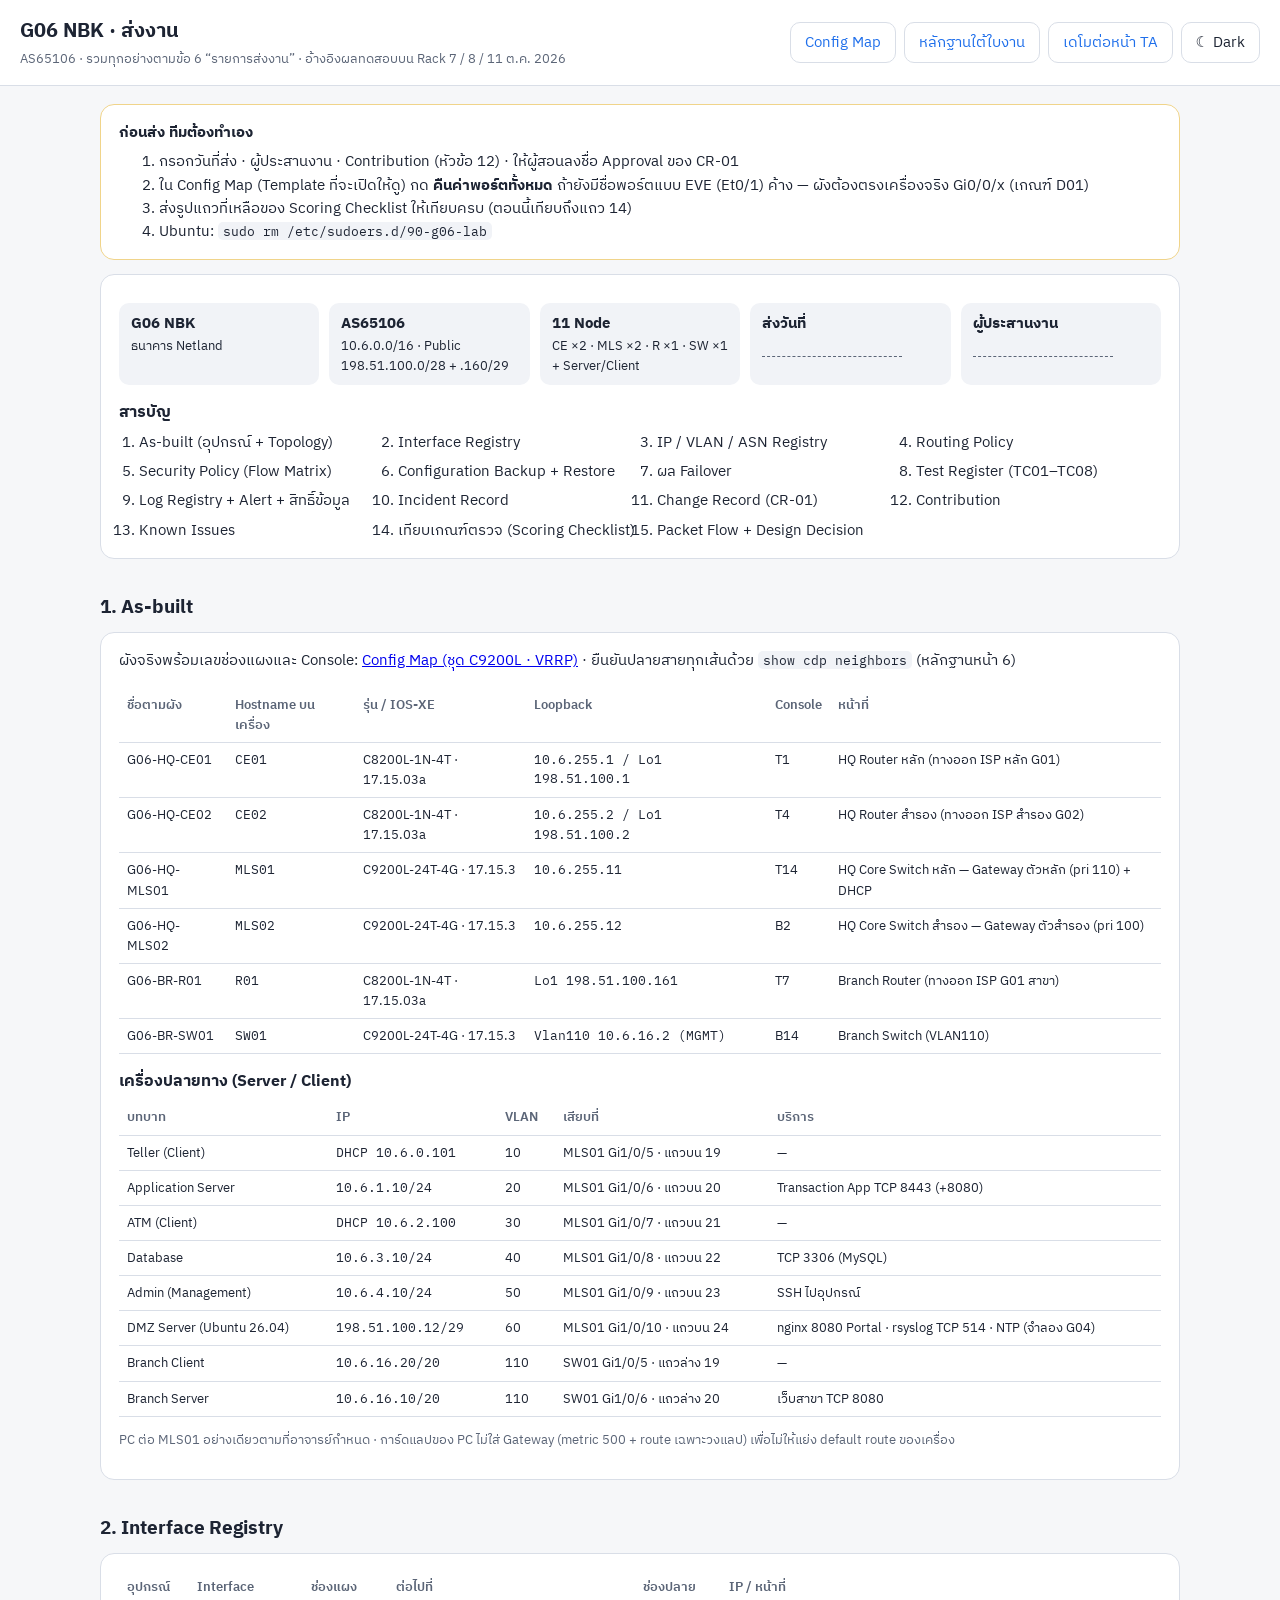
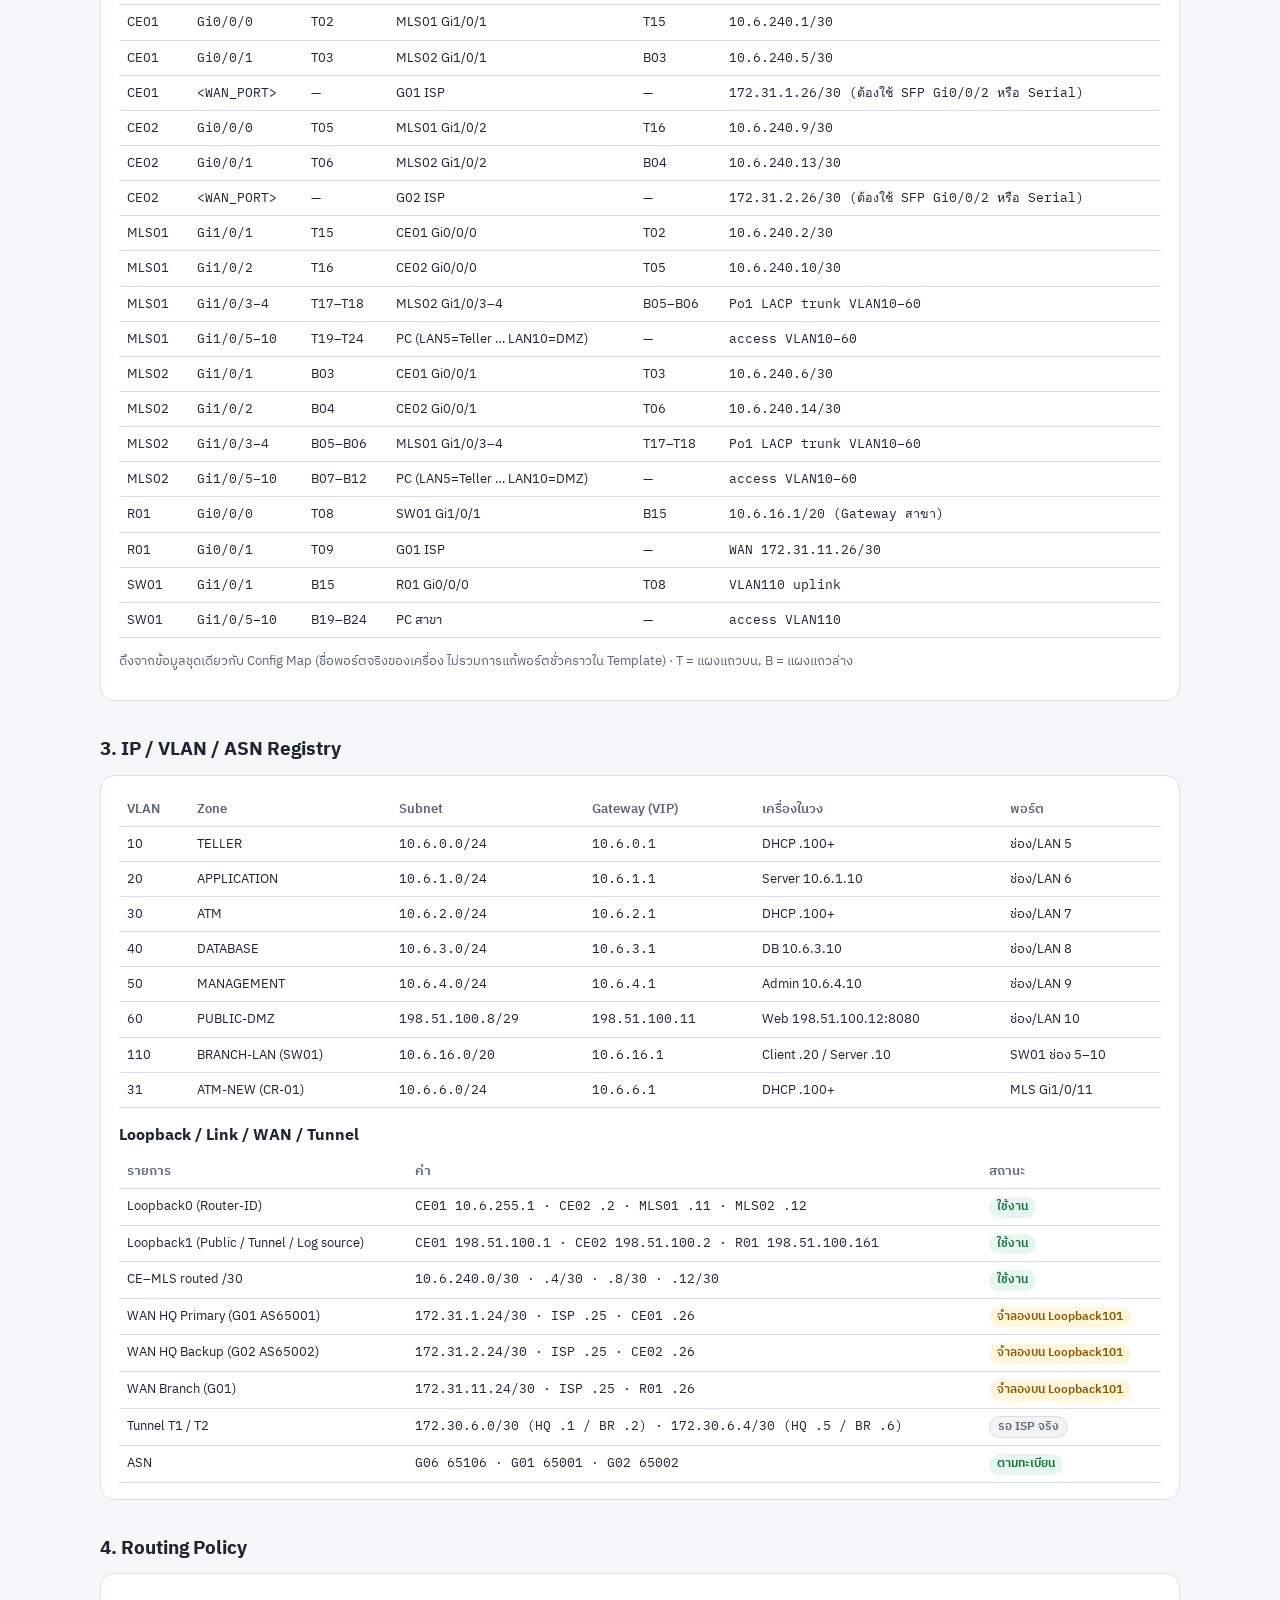
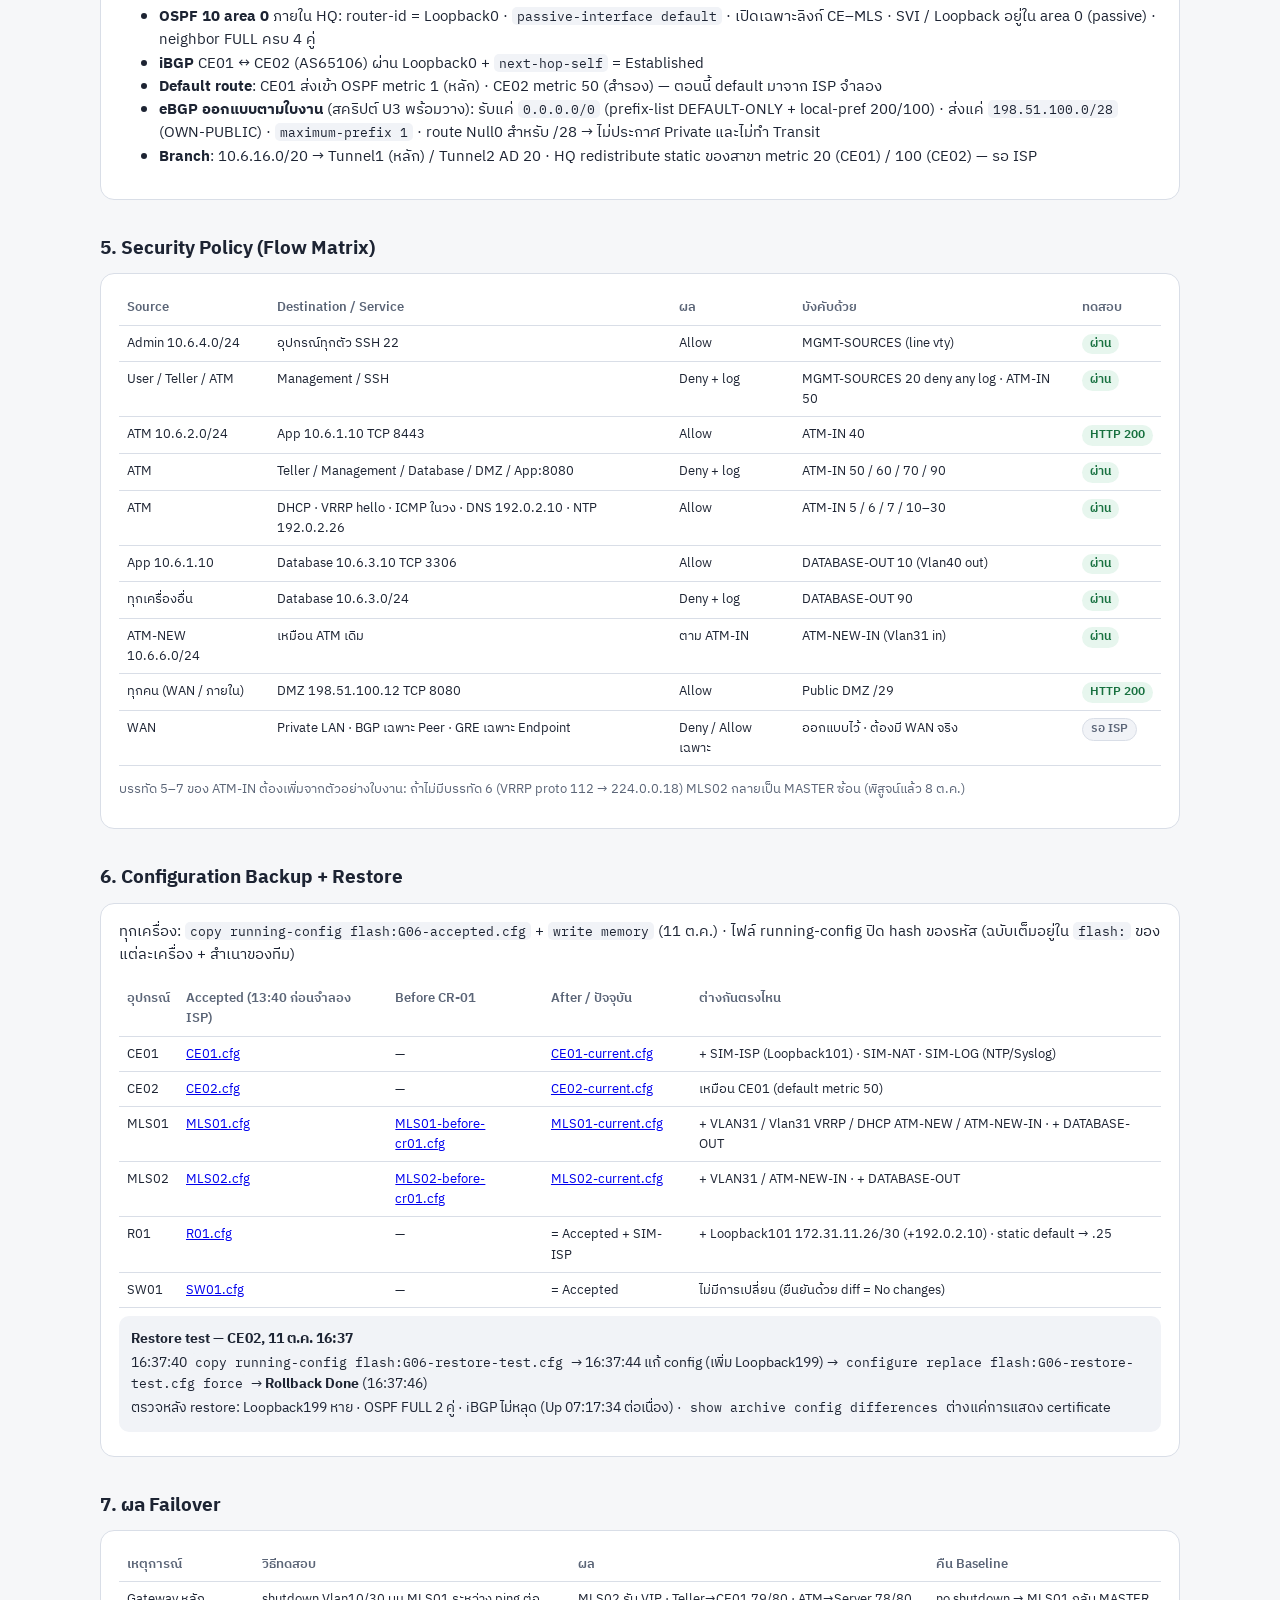
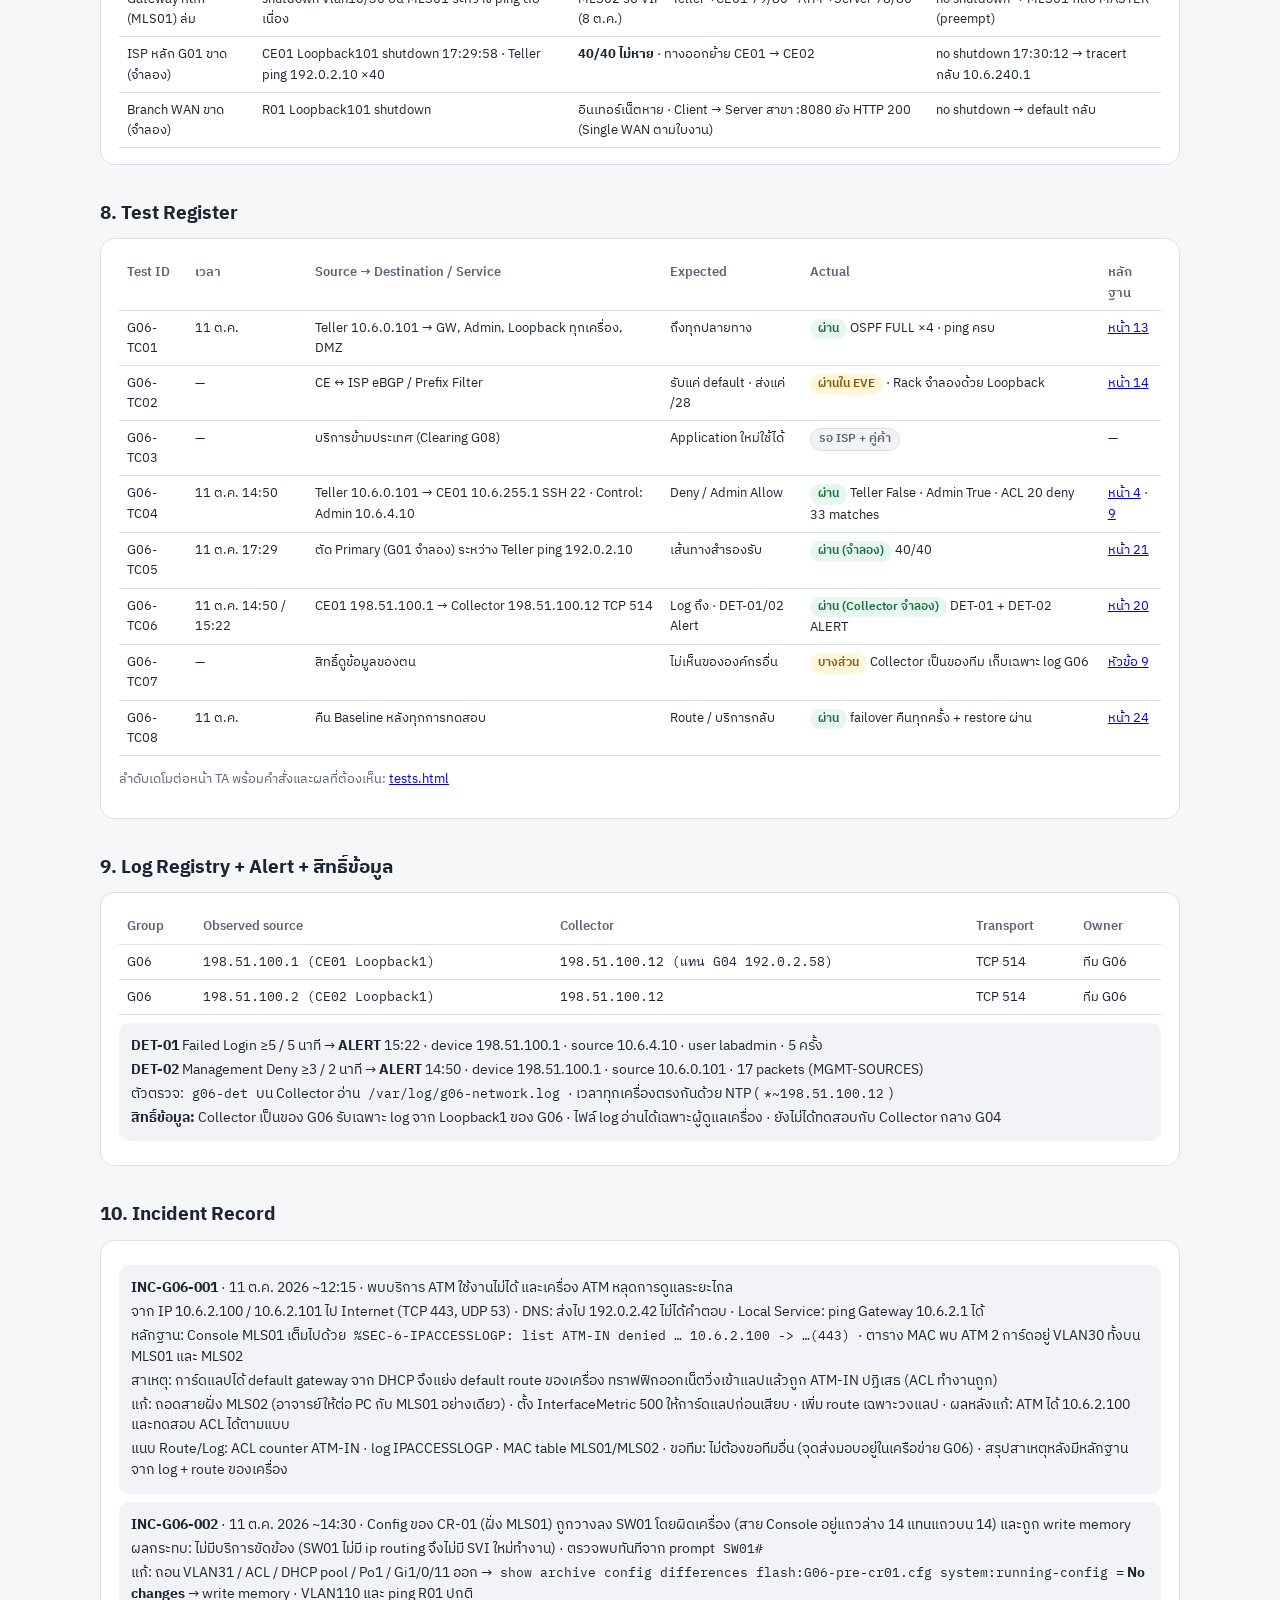
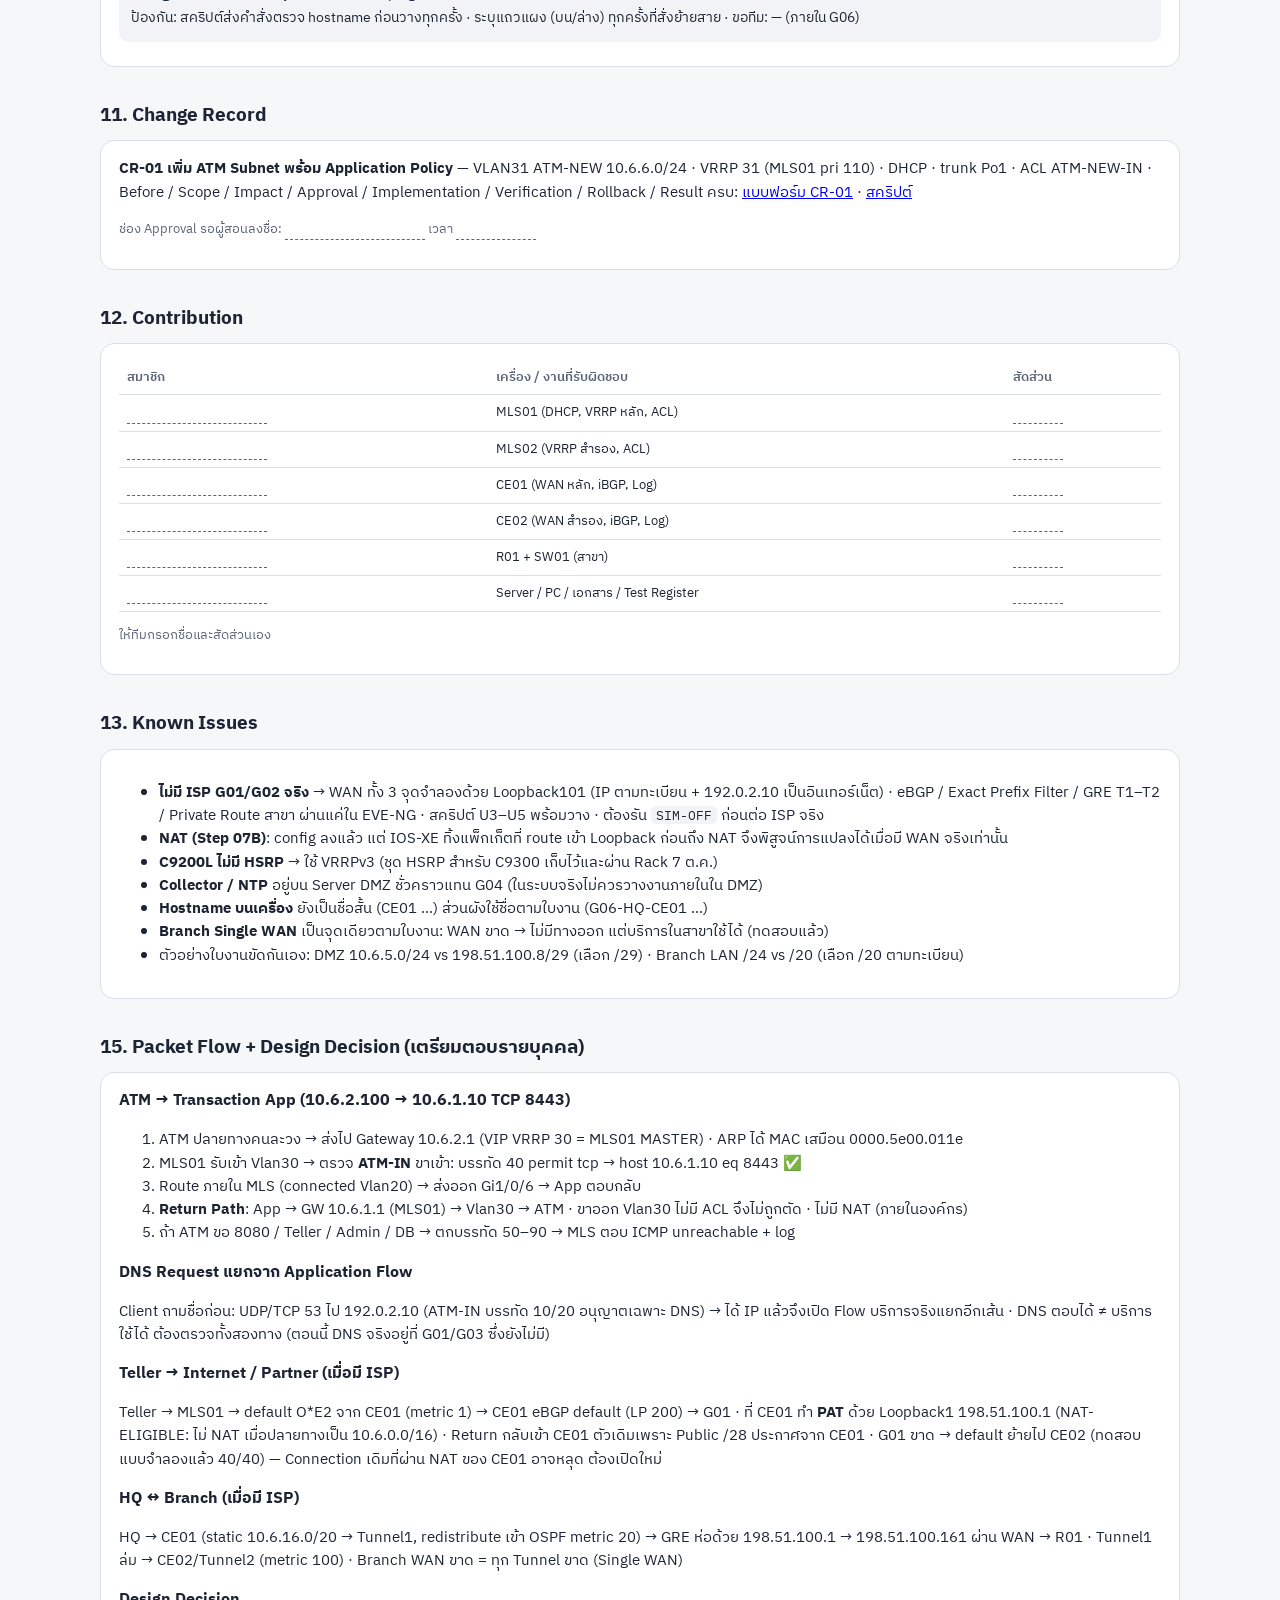
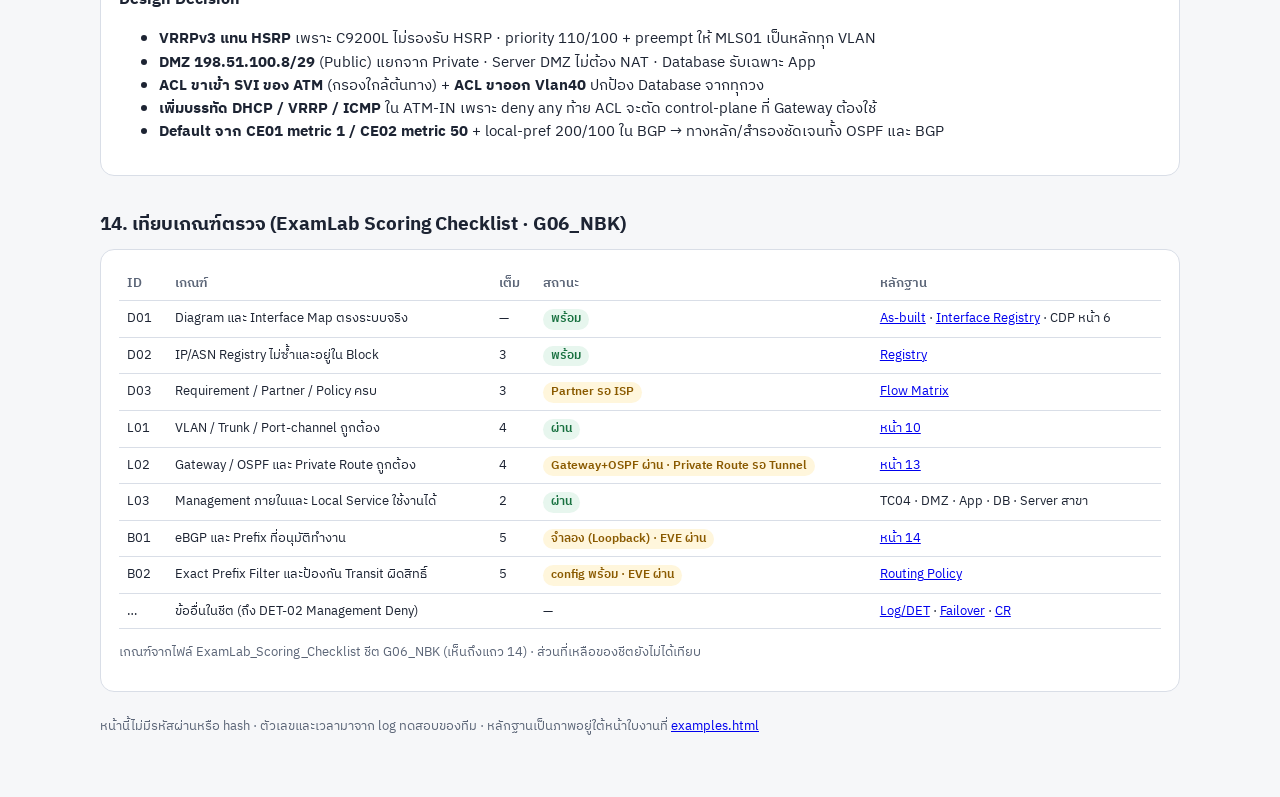
<file: submit.html>
<!doctype html>
<html lang="th" data-theme="light">
<head>
<meta charset="utf-8">
<meta name="viewport" content="width=device-width, initial-scale=1">
<title>G06 ส่งงาน</title>
<meta name="description" content="G06 NBK — รวมทุกอย่างที่ต้องส่งตามข้อ 6 ของใบงาน: As-built, Registry, Policy, Backup, Test Register, Log, Incident/Change, Known Issues">
<script>
try { if (localStorage.getItem("g06-config-site-theme") === "dark") document.documentElement.dataset.theme = "dark"; } catch (e) {}
</script>
<link rel="preconnect" href="https://fonts.googleapis.com">
<link rel="preconnect" href="https://fonts.gstatic.com" crossorigin>
<link href="https://fonts.googleapis.com/css2?family=IBM+Plex+Mono:wght@400;600&family=IBM+Plex+Sans+Thai:wght@400;600&display=swap" rel="stylesheet" media="print" onload="this.media='all'">
<link rel="stylesheet" href="style.css?v=20261011-submit1">
<style>
  .pg { max-width: 1120px; margin: 0 auto; padding: 18px 20px 48px; }
  .pg h2 { font-size: 19px; margin: 34px 0 10px; scroll-margin-top: 90px; }
  .pg h3 { font-size: 15.5px; margin: 16px 0 6px; }
  .card { background: var(--panel); border: 1px solid var(--line); border-radius: 14px; padding: 16px 18px; }
  .pg code { background: var(--code-bg); padding: 1px 5px; border-radius: 5px; font-size: 12.5px; }
  .navlink { color: var(--accent); text-decoration: none; border: 1px solid var(--line); border-radius: 10px; padding: 8px 14px; background: var(--panel); }
  .navlink:hover { border-color: var(--accent); }
  .st { display: inline-block; white-space: nowrap; font-size: 12px; padding: 1px 8px; border-radius: 999px; font-weight: 600; }
  .st.ok { background: var(--ok-bg); color: var(--ok-ink); }
  .st.part { background: var(--warn-bg); color: var(--warn-ink); }
  .st.no { background: var(--code-bg); color: var(--muted); border: 1px solid var(--line); }
  .toc { display: grid; grid-template-columns: repeat(auto-fit, minmax(230px, 1fr)); gap: 6px 14px; margin: 0; padding-left: 20px; }
  .toc a { color: var(--ink); text-decoration: none; } .toc a:hover { color: var(--accent); }
  .meta-grid { display: grid; grid-template-columns: repeat(auto-fit, minmax(170px, 1fr)); gap: 10px; margin-top: 12px; }
  .meta-grid div { background: var(--code-bg); border-radius: 10px; padding: 9px 12px; font-size: 13px; }
  .meta-grid b { display: block; font-size: 15px; }
  .note { color: var(--muted); font-size: 13px; }
  .pg table td, .pg table th { font-size: 13px; }
  .pg td.mono, .pg .mono { font-family: "IBM Plex Mono", ui-monospace, Menlo, monospace; font-size: 12.5px; }
  .rec { background: var(--code-bg); border-radius: 10px; padding: 10px 12px; font-size: 13.5px; margin: 8px 0; }
  .rec p { margin: 3px 0; }
  .fill { display: inline-block; min-width: 140px; border-bottom: 1px dashed var(--muted); }
  @media print { .top-controls { display: none; } .card { break-inside: avoid; } }
</style>
</head>
<body>
<header class="top">
  <div class="brand">
    <h1>G06 NBK · ส่งงาน</h1>
    <p class="sub">AS65106 · รวมทุกอย่างตามข้อ 6 “รายการส่งงาน” · อ้างอิงผลทดสอบบน Rack 7 / 8 / 11 ต.ค. 2026</p>
  </div>
  <div class="top-controls">
    <a class="navlink" href="index.html">Config Map</a>
    <a class="navlink" href="examples.html">หลักฐานใต้ใบงาน</a>
    <a class="navlink" href="tests.html">เดโมต่อหน้า TA</a>
    <button type="button" class="theme-toggle" id="themeToggle" aria-label="เปลี่ยนเป็น Dark theme">☾ Dark</button>
  </div>
</header>

<main class="pg">
  <section class="card" aria-label="ก่อนส่ง" style="margin-bottom:14px;border-color:var(--warn-line,#f0d48a)">
    <b>ก่อนส่ง ทีมต้องทำเอง</b>
    <ol style="margin:6px 0 0">
      <li>กรอกวันที่ส่ง · ผู้ประสานงาน · Contribution (หัวข้อ 12) · ให้ผู้สอนลงชื่อ Approval ของ CR-01</li>
      <li>ใน Config Map (Template ที่จะเปิดให้ดู) กด <b>คืนค่าพอร์ตทั้งหมด</b> ถ้ายังมีชื่อพอร์ตแบบ EVE (Et0/1) ค้าง — ผังต้องตรงเครื่องจริง Gi0/0/x (เกณฑ์ D01)</li>
      <li>ส่งรูปแถวที่เหลือของ Scoring Checklist ให้เทียบครบ (ตอนนี้เทียบถึงแถว 14)</li>
      <li>Ubuntu: <code>sudo rm /etc/sudoers.d/90-g06-lab</code></li>
    </ol>
  </section>

  <section class="card" aria-label="ข้อมูลกลุ่ม">
    <div class="meta-grid">
      <div><b>G06 NBK</b>ธนาคาร Netland</div>
      <div><b>AS65106</b>10.6.0.0/16 · Public 198.51.100.0/28 + .160/29</div>
      <div><b>11 Node</b>CE ×2 · MLS ×2 · R ×1 · SW ×1 + Server/Client</div>
      <div><b>ส่งวันที่</b><span class="fill">&nbsp;</span></div>
      <div><b>ผู้ประสานงาน</b><span class="fill">&nbsp;</span></div>
    </div>
    <h3>สารบัญ</h3>
    <ol class="toc">
      <li><a href="#asbuilt">As-built (อุปกรณ์ + Topology)</a></li>
      <li><a href="#ifmap">Interface Registry</a></li>
      <li><a href="#ipreg">IP / VLAN / ASN Registry</a></li>
      <li><a href="#routing">Routing Policy</a></li>
      <li><a href="#security">Security Policy (Flow Matrix)</a></li>
      <li><a href="#backup">Configuration Backup + Restore</a></li>
      <li><a href="#failover">ผล Failover</a></li>
      <li><a href="#tests">Test Register (TC01–TC08)</a></li>
      <li><a href="#log">Log Registry + Alert + สิทธิ์ข้อมูล</a></li>
      <li><a href="#incident">Incident Record</a></li>
      <li><a href="#change">Change Record (CR-01)</a></li>
      <li><a href="#contrib">Contribution</a></li>
      <li><a href="#known">Known Issues</a></li>
      <li><a href="#checklist">เทียบเกณฑ์ตรวจ (Scoring Checklist)</a></li>
      <li><a href="#flow">Packet Flow + Design Decision</a></li>
    </ol>
  </section>

  <!-- ===================== As-built ===================== -->
  <h2 id="asbuilt">1. As-built</h2>
  <div class="card">
    <p style="margin-top:0">ผังจริงพร้อมเลขช่องแผงและ Console: <a href="index.html#vrrp">Config Map (ชุด C9200L · VRRP)</a> · ยืนยันปลายสายทุกเส้นด้วย <code>show cdp neighbors</code> (หลักฐานหน้า 6)</p>
    <div class="table-wrap"><table>
      <thead><tr><th>ชื่อตามผัง</th><th>Hostname บนเครื่อง</th><th>รุ่น / IOS-XE</th><th>Loopback</th><th>Console</th><th>หน้าที่</th></tr></thead>
      <tbody id="devRows"></tbody>
    </table></div>
    <h3>เครื่องปลายทาง (Server / Client)</h3>
    <div class="table-wrap"><table>
      <thead><tr><th>บทบาท</th><th>IP</th><th>VLAN</th><th>เสียบที่</th><th>บริการ</th></tr></thead>
      <tbody>
        <tr><td>Teller (Client)</td><td class="mono">DHCP 10.6.0.101</td><td>10</td><td>MLS01 Gi1/0/5 · แถวบน 19</td><td>—</td></tr>
        <tr><td>Application Server</td><td class="mono">10.6.1.10/24</td><td>20</td><td>MLS01 Gi1/0/6 · แถวบน 20</td><td>Transaction App TCP 8443 (+8080)</td></tr>
        <tr><td>ATM (Client)</td><td class="mono">DHCP 10.6.2.100</td><td>30</td><td>MLS01 Gi1/0/7 · แถวบน 21</td><td>—</td></tr>
        <tr><td>Database</td><td class="mono">10.6.3.10/24</td><td>40</td><td>MLS01 Gi1/0/8 · แถวบน 22</td><td>TCP 3306 (MySQL)</td></tr>
        <tr><td>Admin (Management)</td><td class="mono">10.6.4.10/24</td><td>50</td><td>MLS01 Gi1/0/9 · แถวบน 23</td><td>SSH ไปอุปกรณ์</td></tr>
        <tr><td>DMZ Server (Ubuntu 26.04)</td><td class="mono">198.51.100.12/29</td><td>60</td><td>MLS01 Gi1/0/10 · แถวบน 24</td><td>nginx 8080 Portal · rsyslog TCP 514 · NTP (จำลอง G04)</td></tr>
        <tr><td>Branch Client</td><td class="mono">10.6.16.20/20</td><td>110</td><td>SW01 Gi1/0/5 · แถวล่าง 19</td><td>—</td></tr>
        <tr><td>Branch Server</td><td class="mono">10.6.16.10/20</td><td>110</td><td>SW01 Gi1/0/6 · แถวล่าง 20</td><td>เว็บสาขา TCP 8080</td></tr>
      </tbody>
    </table></div>
    <p class="note">PC ต่อ MLS01 อย่างเดียวตามที่อาจารย์กำหนด · การ์ดแลปของ PC ไม่ใส่ Gateway (metric 500 + route เฉพาะวงแลป) เพื่อไม่ให้แย่ง default route ของเครื่อง</p>
  </div>

  <!-- ===================== Interface Registry ===================== -->
  <h2 id="ifmap">2. Interface Registry</h2>
  <div class="card table-wrap">
    <table>
      <thead><tr><th>อุปกรณ์</th><th>Interface</th><th>ช่องแผง</th><th>ต่อไปที่</th><th>ช่องปลาย</th><th>IP / หน้าที่</th></tr></thead>
      <tbody id="ifRows"></tbody>
    </table>
    <p class="note">ดึงจากข้อมูลชุดเดียวกับ Config Map (ชื่อพอร์ตจริงของเครื่อง ไม่รวมการแก้พอร์ตชั่วคราวใน Template) · T = แผงแถวบน, B = แผงแถวล่าง</p>
  </div>

  <!-- ===================== IP Registry ===================== -->
  <h2 id="ipreg">3. IP / VLAN / ASN Registry</h2>
  <div class="card">
    <div class="table-wrap"><table>
      <thead><tr><th>VLAN</th><th>Zone</th><th>Subnet</th><th>Gateway (VIP)</th><th>เครื่องในวง</th><th>พอร์ต</th></tr></thead>
      <tbody id="zoneRows"></tbody>
      <tbody><tr><td>31</td><td>ATM-NEW (CR-01)</td><td class="mono">10.6.6.0/24</td><td class="mono">10.6.6.1</td><td>DHCP .100+</td><td>MLS Gi1/0/11</td></tr></tbody>
    </table></div>
    <h3>Loopback / Link / WAN / Tunnel</h3>
    <div class="table-wrap"><table>
      <thead><tr><th>รายการ</th><th>ค่า</th><th>สถานะ</th></tr></thead>
      <tbody>
        <tr><td>Loopback0 (Router-ID)</td><td class="mono">CE01 10.6.255.1 · CE02 .2 · MLS01 .11 · MLS02 .12</td><td><span class="st ok">ใช้งาน</span></td></tr>
        <tr><td>Loopback1 (Public / Tunnel / Log source)</td><td class="mono">CE01 198.51.100.1 · CE02 198.51.100.2 · R01 198.51.100.161</td><td><span class="st ok">ใช้งาน</span></td></tr>
        <tr><td>CE–MLS routed /30</td><td class="mono">10.6.240.0/30 · .4/30 · .8/30 · .12/30</td><td><span class="st ok">ใช้งาน</span></td></tr>
        <tr><td>WAN HQ Primary (G01 AS65001)</td><td class="mono">172.31.1.24/30 · ISP .25 · CE01 .26</td><td><span class="st part">จำลองบน Loopback101</span></td></tr>
        <tr><td>WAN HQ Backup (G02 AS65002)</td><td class="mono">172.31.2.24/30 · ISP .25 · CE02 .26</td><td><span class="st part">จำลองบน Loopback101</span></td></tr>
        <tr><td>WAN Branch (G01)</td><td class="mono">172.31.11.24/30 · ISP .25 · R01 .26</td><td><span class="st part">จำลองบน Loopback101</span></td></tr>
        <tr><td>Tunnel T1 / T2</td><td class="mono">172.30.6.0/30 (HQ .1 / BR .2) · 172.30.6.4/30 (HQ .5 / BR .6)</td><td><span class="st no">รอ ISP จริง</span></td></tr>
        <tr><td>ASN</td><td class="mono">G06 65106 · G01 65001 · G02 65002</td><td><span class="st ok">ตามทะเบียน</span></td></tr>
      </tbody>
    </table></div>
  </div>

  <!-- ===================== Routing ===================== -->
  <h2 id="routing">4. Routing Policy</h2>
  <div class="card">
    <ul>
      <li><b>OSPF 10 area 0</b> ภายใน HQ: router-id = Loopback0 · <code>passive-interface default</code> · เปิดเฉพาะลิงก์ CE–MLS · SVI / Loopback อยู่ใน area 0 (passive) · neighbor FULL ครบ 4 คู่</li>
      <li><b>iBGP</b> CE01 ↔ CE02 (AS65106) ผ่าน Loopback0 + <code>next-hop-self</code> = Established</li>
      <li><b>Default route</b>: CE01 ส่งเข้า OSPF metric 1 (หลัก) · CE02 metric 50 (สำรอง) — ตอนนี้ default มาจาก ISP จำลอง</li>
      <li><b>eBGP ออกแบบตามใบงาน</b> (สคริปต์ U3 พร้อมวาง): รับแค่ <code>0.0.0.0/0</code> (prefix-list DEFAULT-ONLY + local-pref 200/100) · ส่งแค่ <code>198.51.100.0/28</code> (OWN-PUBLIC) · <code>maximum-prefix 1</code> · route Null0 สำหรับ /28 → ไม่ประกาศ Private และไม่ทำ Transit</li>
      <li><b>Branch</b>: 10.6.16.0/20 → Tunnel1 (หลัก) / Tunnel2 AD 20 · HQ redistribute static ของสาขา metric 20 (CE01) / 100 (CE02) — รอ ISP</li>
    </ul>
  </div>

  <!-- ===================== Security ===================== -->
  <h2 id="security">5. Security Policy (Flow Matrix)</h2>
  <div class="card table-wrap">
    <table>
      <thead><tr><th>Source</th><th>Destination / Service</th><th>ผล</th><th>บังคับด้วย</th><th>ทดสอบ</th></tr></thead>
      <tbody>
        <tr><td>Admin 10.6.4.0/24</td><td>อุปกรณ์ทุกตัว SSH 22</td><td>Allow</td><td>MGMT-SOURCES (line vty)</td><td><span class="st ok">ผ่าน</span></td></tr>
        <tr><td>User / Teller / ATM</td><td>Management / SSH</td><td>Deny + log</td><td>MGMT-SOURCES 20 deny any log · ATM-IN 50</td><td><span class="st ok">ผ่าน</span></td></tr>
        <tr><td>ATM 10.6.2.0/24</td><td>App 10.6.1.10 TCP 8443</td><td>Allow</td><td>ATM-IN 40</td><td><span class="st ok">HTTP 200</span></td></tr>
        <tr><td>ATM</td><td>Teller / Management / Database / DMZ / App:8080</td><td>Deny + log</td><td>ATM-IN 50 / 60 / 70 / 90</td><td><span class="st ok">ผ่าน</span></td></tr>
        <tr><td>ATM</td><td>DHCP · VRRP hello · ICMP ในวง · DNS 192.0.2.10 · NTP 192.0.2.26</td><td>Allow</td><td>ATM-IN 5 / 6 / 7 / 10–30</td><td><span class="st ok">ผ่าน</span></td></tr>
        <tr><td>App 10.6.1.10</td><td>Database 10.6.3.10 TCP 3306</td><td>Allow</td><td>DATABASE-OUT 10 (Vlan40 out)</td><td><span class="st ok">ผ่าน</span></td></tr>
        <tr><td>ทุกเครื่องอื่น</td><td>Database 10.6.3.0/24</td><td>Deny + log</td><td>DATABASE-OUT 90</td><td><span class="st ok">ผ่าน</span></td></tr>
        <tr><td>ATM-NEW 10.6.6.0/24</td><td>เหมือน ATM เดิม</td><td>ตาม ATM-IN</td><td>ATM-NEW-IN (Vlan31 in)</td><td><span class="st ok">ผ่าน</span></td></tr>
        <tr><td>ทุกคน (WAN / ภายใน)</td><td>DMZ 198.51.100.12 TCP 8080</td><td>Allow</td><td>Public DMZ /29</td><td><span class="st ok">HTTP 200</span></td></tr>
        <tr><td>WAN</td><td>Private LAN · BGP เฉพาะ Peer · GRE เฉพาะ Endpoint</td><td>Deny / Allow เฉพาะ</td><td>ออกแบบไว้ · ต้องมี WAN จริง</td><td><span class="st no">รอ ISP</span></td></tr>
      </tbody>
    </table>
    <p class="note">บรรทัด 5–7 ของ ATM-IN ต้องเพิ่มจากตัวอย่างใบงาน: ถ้าไม่มีบรรทัด 6 (VRRP proto 112 → 224.0.0.18) MLS02 กลายเป็น MASTER ซ้อน (พิสูจน์แล้ว 8 ต.ค.)</p>
  </div>

  <!-- ===================== Backup ===================== -->
  <h2 id="backup">6. Configuration Backup + Restore</h2>
  <div class="card">
    <p style="margin-top:0">ทุกเครื่อง: <code>copy running-config flash:G06-accepted.cfg</code> + <code>write memory</code> (11 ต.ค.) · ไฟล์ running-config ปิด hash ของรหัส (ฉบับเต็มอยู่ใน <code>flash:</code> ของแต่ละเครื่อง + สำเนาของทีม)</p>
    <div class="table-wrap"><table>
      <thead><tr><th>อุปกรณ์</th><th>Accepted (13:40 ก่อนจำลอง ISP)</th><th>Before CR-01</th><th>After / ปัจจุบัน</th><th>ต่างกันตรงไหน</th></tr></thead>
      <tbody>
        <tr><td>CE01</td><td><a href="backups/CE01.cfg" download>CE01.cfg</a></td><td>—</td><td><a href="backups/CE01-current.cfg" download>CE01-current.cfg</a></td><td>+ SIM-ISP (Loopback101) · SIM-NAT · SIM-LOG (NTP/Syslog)</td></tr>
        <tr><td>CE02</td><td><a href="backups/CE02.cfg" download>CE02.cfg</a></td><td>—</td><td><a href="backups/CE02-current.cfg" download>CE02-current.cfg</a></td><td>เหมือน CE01 (default metric 50)</td></tr>
        <tr><td>MLS01</td><td><a href="backups/MLS01.cfg" download>MLS01.cfg</a></td><td><a href="backups/MLS01-before-cr01.cfg" download>MLS01-before-cr01.cfg</a></td><td><a href="backups/MLS01-current.cfg" download>MLS01-current.cfg</a></td><td>+ VLAN31 / Vlan31 VRRP / DHCP ATM-NEW / ATM-NEW-IN · + DATABASE-OUT</td></tr>
        <tr><td>MLS02</td><td><a href="backups/MLS02.cfg" download>MLS02.cfg</a></td><td><a href="backups/MLS02-before-cr01.cfg" download>MLS02-before-cr01.cfg</a></td><td><a href="backups/MLS02-current.cfg" download>MLS02-current.cfg</a></td><td>+ VLAN31 / ATM-NEW-IN · + DATABASE-OUT</td></tr>
        <tr><td>R01</td><td><a href="backups/R01.cfg" download>R01.cfg</a></td><td>—</td><td>= Accepted + SIM-ISP</td><td>+ Loopback101 172.31.11.26/30 (+192.0.2.10) · static default → .25</td></tr>
        <tr><td>SW01</td><td><a href="backups/SW01.cfg" download>SW01.cfg</a></td><td>—</td><td>= Accepted</td><td>ไม่มีการเปลี่ยน (ยืนยันด้วย diff = No changes)</td></tr>
      </tbody>
    </table></div>
    <div class="rec">
      <p><b>Restore test — CE02, 11 ต.ค. 16:37</b></p>
      <p>16:37:40 <code>copy running-config flash:G06-restore-test.cfg</code> → 16:37:44 แก้ config (เพิ่ม Loopback199) → <code>configure replace flash:G06-restore-test.cfg force</code> → <b>Rollback Done</b> (16:37:46)</p>
      <p>ตรวจหลัง restore: Loopback199 หาย · OSPF FULL 2 คู่ · iBGP ไม่หลุด (Up 07:17:34 ต่อเนื่อง) · <code>show archive config differences</code> ต่างแค่การแสดง certificate</p>
    </div>
  </div>

  <!-- ===================== Failover ===================== -->
  <h2 id="failover">7. ผล Failover</h2>
  <div class="card table-wrap">
    <table>
      <thead><tr><th>เหตุการณ์</th><th>วิธีทดสอบ</th><th>ผล</th><th>คืน Baseline</th></tr></thead>
      <tbody>
        <tr><td>Gateway หลัก (MLS01) ล่ม</td><td>shutdown Vlan10/30 บน MLS01 ระหว่าง ping ต่อเนื่อง</td><td>MLS02 รับ VIP · Teller→CE01 79/80 · ATM→Server 78/80 (8 ต.ค.)</td><td>no shutdown → MLS01 กลับ MASTER (preempt)</td></tr>
        <tr><td>ISP หลัก G01 ขาด (จำลอง)</td><td>CE01 Loopback101 shutdown 17:29:58 · Teller ping 192.0.2.10 ×40</td><td><b>40/40 ไม่หาย</b> · ทางออกย้าย CE01 → CE02</td><td>no shutdown 17:30:12 → tracert กลับ 10.6.240.1</td></tr>
        <tr><td>Branch WAN ขาด (จำลอง)</td><td>R01 Loopback101 shutdown</td><td>อินเทอร์เน็ตหาย · Client → Server สาขา :8080 ยัง HTTP 200 (Single WAN ตามใบงาน)</td><td>no shutdown → default กลับ</td></tr>
      </tbody>
    </table>
  </div>

  <!-- ===================== Test Register ===================== -->
  <h2 id="tests">8. Test Register</h2>
  <div class="card table-wrap">
    <table>
      <thead><tr><th>Test ID</th><th>เวลา</th><th>Source → Destination / Service</th><th>Expected</th><th>Actual</th><th>หลักฐาน</th></tr></thead>
      <tbody>
        <tr><td>G06-TC01</td><td>11 ต.ค.</td><td>Teller 10.6.0.101 → GW, Admin, Loopback ทุกเครื่อง, DMZ</td><td>ถึงทุกปลายทาง</td><td><span class="st ok">ผ่าน</span> OSPF FULL ×4 · ping ครบ</td><td><a href="examples.html#page-13">หน้า 13</a></td></tr>
        <tr><td>G06-TC02</td><td>—</td><td>CE ↔ ISP eBGP / Prefix Filter</td><td>รับแค่ default · ส่งแค่ /28</td><td><span class="st part">ผ่านใน EVE</span> · Rack จำลองด้วย Loopback</td><td><a href="examples.html#page-14">หน้า 14</a></td></tr>
        <tr><td>G06-TC03</td><td>—</td><td>บริการข้ามประเทศ (Clearing G08)</td><td>Application ใหม่ใช้ได้</td><td><span class="st no">รอ ISP + คู่ค้า</span></td><td>—</td></tr>
        <tr><td>G06-TC04</td><td>11 ต.ค. 14:50</td><td>Teller 10.6.0.101 → CE01 10.6.255.1 SSH 22 · Control: Admin 10.6.4.10</td><td>Deny / Admin Allow</td><td><span class="st ok">ผ่าน</span> Teller False · Admin True · ACL 20 deny 33 matches</td><td><a href="examples.html#page-4">หน้า 4</a> · <a href="examples.html#page-9">9</a></td></tr>
        <tr><td>G06-TC05</td><td>11 ต.ค. 17:29</td><td>ตัด Primary (G01 จำลอง) ระหว่าง Teller ping 192.0.2.10</td><td>เส้นทางสำรองรับ</td><td><span class="st ok">ผ่าน (จำลอง)</span> 40/40</td><td><a href="examples.html#page-21">หน้า 21</a></td></tr>
        <tr><td>G06-TC06</td><td>11 ต.ค. 14:50 / 15:22</td><td>CE01 198.51.100.1 → Collector 198.51.100.12 TCP 514</td><td>Log ถึง · DET-01/02 Alert</td><td><span class="st ok">ผ่าน (Collector จำลอง)</span> DET-01 + DET-02 ALERT</td><td><a href="examples.html#page-20">หน้า 20</a></td></tr>
        <tr><td>G06-TC07</td><td>—</td><td>สิทธิ์ดูข้อมูลของตน</td><td>ไม่เห็นขององค์กรอื่น</td><td><span class="st part">บางส่วน</span> Collector เป็นของทีม เก็บเฉพาะ log G06</td><td><a href="#log">หัวข้อ 9</a></td></tr>
        <tr><td>G06-TC08</td><td>11 ต.ค.</td><td>คืน Baseline หลังทุกการทดสอบ</td><td>Route / บริการกลับ</td><td><span class="st ok">ผ่าน</span> failover คืนทุกครั้ง + restore ผ่าน</td><td><a href="examples.html#page-24">หน้า 24</a></td></tr>
      </tbody>
    </table>
    <p class="note">ลำดับเดโมต่อหน้า TA พร้อมคำสั่งและผลที่ต้องเห็น: <a href="tests.html">tests.html</a></p>
  </div>

  <!-- ===================== Log ===================== -->
  <h2 id="log">9. Log Registry + Alert + สิทธิ์ข้อมูล</h2>
  <div class="card">
    <div class="table-wrap"><table>
      <thead><tr><th>Group</th><th>Observed source</th><th>Collector</th><th>Transport</th><th>Owner</th></tr></thead>
      <tbody>
        <tr><td>G06</td><td class="mono">198.51.100.1 (CE01 Loopback1)</td><td class="mono">198.51.100.12 (แทน G04 192.0.2.58)</td><td>TCP 514</td><td>ทีม G06</td></tr>
        <tr><td>G06</td><td class="mono">198.51.100.2 (CE02 Loopback1)</td><td class="mono">198.51.100.12</td><td>TCP 514</td><td>ทีม G06</td></tr>
      </tbody>
    </table></div>
    <div class="rec">
      <p><b>DET-01</b> Failed Login ≥5 / 5 นาที → <b>ALERT</b> 15:22 · device 198.51.100.1 · source 10.6.4.10 · user labadmin · 5 ครั้ง</p>
      <p><b>DET-02</b> Management Deny ≥3 / 2 นาที → <b>ALERT</b> 14:50 · device 198.51.100.1 · source 10.6.0.101 · 17 packets (MGMT-SOURCES)</p>
      <p>ตัวตรวจ: <code>g06-det</code> บน Collector อ่าน <code>/var/log/g06-network.log</code> · เวลาทุกเครื่องตรงกันด้วย NTP (<code>*~198.51.100.12</code>)</p>
      <p><b>สิทธิ์ข้อมูล:</b> Collector เป็นของ G06 รับเฉพาะ log จาก Loopback1 ของ G06 · ไฟล์ log อ่านได้เฉพาะผู้ดูแลเครื่อง · ยังไม่ได้ทดสอบกับ Collector กลาง G04</p>
    </div>
  </div>

  <!-- ===================== Incident ===================== -->
  <h2 id="incident">10. Incident Record</h2>
  <div class="card">
    <div class="rec">
      <p><b>INC-G06-001</b> · 11 ต.ค. 2026 ~12:15 · พบบริการ ATM ใช้งานไม่ได้ และเครื่อง ATM หลุดการดูแลระยะไกล</p>
      <p>จาก IP 10.6.2.100 / 10.6.2.101 ไป Internet (TCP 443, UDP 53) · DNS: ส่งไป 192.0.2.42 ไม่ได้คำตอบ · Local Service: ping Gateway 10.6.2.1 ได้</p>
      <p>หลักฐาน: Console MLS01 เต็มไปด้วย <code>%SEC-6-IPACCESSLOGP: list ATM-IN denied … 10.6.2.100 -> …(443)</code> · ตาราง MAC พบ ATM 2 การ์ดอยู่ VLAN30 ทั้งบน MLS01 และ MLS02</p>
      <p>สาเหตุ: การ์ดแลปได้ default gateway จาก DHCP จึงแย่ง default route ของเครื่อง ทราฟฟิกออกเน็ตวิ่งเข้าแลปแล้วถูก ATM-IN ปฏิเสธ (ACL ทำงานถูก)</p>
      <p>แก้: ถอดสายฝั่ง MLS02 (อาจารย์ให้ต่อ PC กับ MLS01 อย่างเดียว) · ตั้ง InterfaceMetric 500 ให้การ์ดแลปก่อนเสียบ · เพิ่ม route เฉพาะวงแลป · ผลหลังแก้: ATM ได้ 10.6.2.100 และทดสอบ ACL ได้ตามแบบ</p>
      <p>แนบ Route/Log: ACL counter ATM-IN · log IPACCESSLOGP · MAC table MLS01/MLS02 · ขอทีม: ไม่ต้องขอทีมอื่น (จุดส่งมอบอยู่ในเครือข่าย G06) · สรุปสาเหตุหลังมีหลักฐานจาก log + route ของเครื่อง</p>
    </div>
    <div class="rec">
      <p><b>INC-G06-002</b> · 11 ต.ค. 2026 ~14:30 · Config ของ CR-01 (ฝั่ง MLS01) ถูกวางลง SW01 โดยผิดเครื่อง (สาย Console อยู่แถวล่าง 14 แทนแถวบน 14) และถูก write memory</p>
      <p>ผลกระทบ: ไม่มีบริการขัดข้อง (SW01 ไม่มี ip routing จึงไม่มี SVI ใหม่ทำงาน) · ตรวจพบทันทีจาก prompt <code>SW01#</code></p>
      <p>แก้: ถอน VLAN31 / ACL / DHCP pool / Po1 / Gi1/0/11 ออก → <code>show archive config differences flash:G06-pre-cr01.cfg system:running-config</code> = <b>No changes</b> → write memory · VLAN110 และ ping R01 ปกติ</p>
      <p>ป้องกัน: สคริปต์ส่งคำสั่งตรวจ hostname ก่อนวางทุกครั้ง · ระบุแถวแผง (บน/ล่าง) ทุกครั้งที่สั่งย้ายสาย · ขอทีม: — (ภายใน G06)</p>
    </div>
  </div>

  <!-- ===================== Change ===================== -->
  <h2 id="change">11. Change Record</h2>
  <div class="card">
    <p style="margin-top:0"><b>CR-01 เพิ่ม ATM Subnet พร้อม Application Policy</b> — VLAN31 ATM-NEW 10.6.6.0/24 · VRRP 31 (MLS01 pri 110) · DHCP · trunk Po1 · ACL ATM-NEW-IN · Before / Scope / Impact / Approval / Implementation / Verification / Rollback / Result ครบ: <a href="progress.html#cr01">แบบฟอร์ม CR-01</a> · <a href="docs/CR01-VLAN31-ATM-NEW.txt" download>สคริปต์</a></p>
    <p class="note">ช่อง Approval รอผู้สอนลงชื่อ: <span class="fill">&nbsp;</span> เวลา <span class="fill" style="min-width:80px">&nbsp;</span></p>
  </div>

  <!-- ===================== Contribution ===================== -->
  <h2 id="contrib">12. Contribution</h2>
  <div class="card table-wrap">
    <table>
      <thead><tr><th>สมาชิก</th><th>เครื่อง / งานที่รับผิดชอบ</th><th>สัดส่วน</th></tr></thead>
      <tbody>
        <tr><td><span class="fill">&nbsp;</span></td><td>MLS01 (DHCP, VRRP หลัก, ACL)</td><td><span class="fill" style="min-width:50px">&nbsp;</span></td></tr>
        <tr><td><span class="fill">&nbsp;</span></td><td>MLS02 (VRRP สำรอง, ACL)</td><td><span class="fill" style="min-width:50px">&nbsp;</span></td></tr>
        <tr><td><span class="fill">&nbsp;</span></td><td>CE01 (WAN หลัก, iBGP, Log)</td><td><span class="fill" style="min-width:50px">&nbsp;</span></td></tr>
        <tr><td><span class="fill">&nbsp;</span></td><td>CE02 (WAN สำรอง, iBGP, Log)</td><td><span class="fill" style="min-width:50px">&nbsp;</span></td></tr>
        <tr><td><span class="fill">&nbsp;</span></td><td>R01 + SW01 (สาขา)</td><td><span class="fill" style="min-width:50px">&nbsp;</span></td></tr>
        <tr><td><span class="fill">&nbsp;</span></td><td>Server / PC / เอกสาร / Test Register</td><td><span class="fill" style="min-width:50px">&nbsp;</span></td></tr>
      </tbody>
    </table>
    <p class="note">ให้ทีมกรอกชื่อและสัดส่วนเอง</p>
  </div>

  <!-- ===================== Known Issues ===================== -->
  <h2 id="known">13. Known Issues</h2>
  <div class="card">
    <ul>
      <li><b>ไม่มี ISP G01/G02 จริง</b> → WAN ทั้ง 3 จุดจำลองด้วย Loopback101 (IP ตามทะเบียน + 192.0.2.10 เป็นอินเทอร์เน็ต) · eBGP / Exact Prefix Filter / GRE T1–T2 / Private Route สาขา ผ่านแค่ใน EVE-NG · สคริปต์ U3–U5 พร้อมวาง · ต้องรัน <code>SIM-OFF</code> ก่อนต่อ ISP จริง</li>
      <li><b>NAT (Step 07B)</b>: config ลงแล้ว แต่ IOS-XE ทิ้งแพ็กเก็ตที่ route เข้า Loopback ก่อนถึง NAT จึงพิสูจน์การแปลงได้เมื่อมี WAN จริงเท่านั้น</li>
      <li><b>C9200L ไม่มี HSRP</b> → ใช้ VRRPv3 (ชุด HSRP สำหรับ C9300 เก็บไว้และผ่าน Rack 7 ต.ค.)</li>
      <li><b>Collector / NTP</b> อยู่บน Server DMZ ชั่วคราวแทน G04 (ในระบบจริงไม่ควรวางงานภายในใน DMZ)</li>
      <li><b>Hostname บนเครื่อง</b> ยังเป็นชื่อสั้น (CE01 …) ส่วนผังใช้ชื่อตามใบงาน (G06-HQ-CE01 …)</li>
      <li><b>Branch Single WAN</b> เป็นจุดเดียวตามใบงาน: WAN ขาด → ไม่มีทางออก แต่บริการในสาขาใช้ได้ (ทดสอบแล้ว)</li>
      <li>ตัวอย่างใบงานขัดกันเอง: DMZ 10.6.5.0/24 vs 198.51.100.8/29 (เลือก /29) · Branch LAN /24 vs /20 (เลือก /20 ตามทะเบียน)</li>
    </ul>
  </div>

  <!-- ===================== Packet Flow ===================== -->
  <h2 id="flow">15. Packet Flow + Design Decision (เตรียมตอบรายบุคคล)</h2>
  <div class="card">
    <h3 style="margin-top:0">ATM → Transaction App (10.6.2.100 → 10.6.1.10 TCP 8443)</h3>
    <ol>
      <li>ATM ปลายทางคนละวง → ส่งไป Gateway 10.6.2.1 (VIP VRRP 30 = MLS01 MASTER) · ARP ได้ MAC เสมือน 0000.5e00.011e</li>
      <li>MLS01 รับเข้า Vlan30 → ตรวจ <b>ATM-IN</b> ขาเข้า: บรรทัด 40 permit tcp → host 10.6.1.10 eq 8443 ✅</li>
      <li>Route ภายใน MLS (connected Vlan20) → ส่งออก Gi1/0/6 → App ตอบกลับ</li>
      <li><b>Return Path</b>: App → GW 10.6.1.1 (MLS01) → Vlan30 → ATM · ขาออก Vlan30 ไม่มี ACL จึงไม่ถูกตัด · ไม่มี NAT (ภายในองค์กร)</li>
      <li>ถ้า ATM ขอ 8080 / Teller / Admin / DB → ตกบรรทัด 50–90 → MLS ตอบ ICMP unreachable + log</li>
    </ol>
    <h3>DNS Request แยกจาก Application Flow</h3>
    <p>Client ถามชื่อก่อน: UDP/TCP 53 ไป 192.0.2.10 (ATM-IN บรรทัด 10/20 อนุญาตเฉพาะ DNS) → ได้ IP แล้วจึงเปิด Flow บริการจริงแยกอีกเส้น · DNS ตอบได้ ≠ บริการใช้ได้ ต้องตรวจทั้งสองทาง (ตอนนี้ DNS จริงอยู่ที่ G01/G03 ซึ่งยังไม่มี)</p>
    <h3>Teller → Internet / Partner (เมื่อมี ISP)</h3>
    <p>Teller → MLS01 → default O*E2 จาก CE01 (metric 1) → CE01 eBGP default (LP 200) → G01 · ที่ CE01 ทำ <b>PAT</b> ด้วย Loopback1 198.51.100.1 (NAT-ELIGIBLE: ไม่ NAT เมื่อปลายทางเป็น 10.6.0.0/16) · Return กลับเข้า CE01 ตัวเดิมเพราะ Public /28 ประกาศจาก CE01 · G01 ขาด → default ย้ายไป CE02 (ทดสอบแบบจำลองแล้ว 40/40) — Connection เดิมที่ผ่าน NAT ของ CE01 อาจหลุด ต้องเปิดใหม่</p>
    <h3>HQ ↔ Branch (เมื่อมี ISP)</h3>
    <p>HQ → CE01 (static 10.6.16.0/20 → Tunnel1, redistribute เข้า OSPF metric 20) → GRE ห่อด้วย 198.51.100.1 → 198.51.100.161 ผ่าน WAN → R01 · Tunnel1 ล่ม → CE02/Tunnel2 (metric 100) · Branch WAN ขาด = ทุก Tunnel ขาด (Single WAN)</p>
    <h3>Design Decision</h3>
    <ul>
      <li><b>VRRPv3 แทน HSRP</b> เพราะ C9200L ไม่รองรับ HSRP · priority 110/100 + preempt ให้ MLS01 เป็นหลักทุก VLAN</li>
      <li><b>DMZ 198.51.100.8/29</b> (Public) แยกจาก Private · Server DMZ ไม่ต้อง NAT · Database รับเฉพาะ App</li>
      <li><b>ACL ขาเข้า SVI ของ ATM</b> (กรองใกล้ต้นทาง) + <b>ACL ขาออก Vlan40</b> ปกป้อง Database จากทุกวง</li>
      <li><b>เพิ่มบรรทัด DHCP / VRRP / ICMP</b> ใน ATM-IN เพราะ deny any ท้าย ACL จะตัด control-plane ที่ Gateway ต้องใช้</li>
      <li><b>Default จาก CE01 metric 1 / CE02 metric 50</b> + local-pref 200/100 ใน BGP → ทางหลัก/สำรองชัดเจนทั้ง OSPF และ BGP</li>
    </ul>
  </div>

  <!-- ===================== Checklist ===================== -->
  <h2 id="checklist">14. เทียบเกณฑ์ตรวจ (ExamLab Scoring Checklist · G06_NBK)</h2>
  <div class="card table-wrap">
    <table>
      <thead><tr><th>ID</th><th>เกณฑ์</th><th class="n">เต็ม</th><th>สถานะ</th><th>หลักฐาน</th></tr></thead>
      <tbody>
        <tr><td>D01</td><td>Diagram และ Interface Map ตรงระบบจริง</td><td class="n">—</td><td><span class="st ok">พร้อม</span></td><td><a href="#asbuilt">As-built</a> · <a href="#ifmap">Interface Registry</a> · CDP หน้า 6</td></tr>
        <tr><td>D02</td><td>IP/ASN Registry ไม่ซ้ำและอยู่ใน Block</td><td class="n">3</td><td><span class="st ok">พร้อม</span></td><td><a href="#ipreg">Registry</a></td></tr>
        <tr><td>D03</td><td>Requirement / Partner / Policy ครบ</td><td class="n">3</td><td><span class="st part">Partner รอ ISP</span></td><td><a href="#security">Flow Matrix</a></td></tr>
        <tr><td>L01</td><td>VLAN / Trunk / Port-channel ถูกต้อง</td><td class="n">4</td><td><span class="st ok">ผ่าน</span></td><td><a href="examples.html#page-10">หน้า 10</a></td></tr>
        <tr><td>L02</td><td>Gateway / OSPF และ Private Route ถูกต้อง</td><td class="n">4</td><td><span class="st part">Gateway+OSPF ผ่าน · Private Route รอ Tunnel</span></td><td><a href="examples.html#page-13">หน้า 13</a></td></tr>
        <tr><td>L03</td><td>Management ภายในและ Local Service ใช้งานได้</td><td class="n">2</td><td><span class="st ok">ผ่าน</span></td><td>TC04 · DMZ · App · DB · Server สาขา</td></tr>
        <tr><td>B01</td><td>eBGP และ Prefix ที่อนุมัติทำงาน</td><td class="n">5</td><td><span class="st part">จำลอง (Loopback) · EVE ผ่าน</span></td><td><a href="examples.html#page-14">หน้า 14</a></td></tr>
        <tr><td>B02</td><td>Exact Prefix Filter และป้องกัน Transit ผิดสิทธิ์</td><td class="n">5</td><td><span class="st part">config พร้อม · EVE ผ่าน</span></td><td><a href="#routing">Routing Policy</a></td></tr>
        <tr><td>…</td><td>ข้ออื่นในชีต (ถึง DET-02 Management Deny)</td><td class="n"></td><td>—</td><td><a href="#log">Log/DET</a> · <a href="#failover">Failover</a> · <a href="#change">CR</a></td></tr>
      </tbody>
    </table>
    <p class="note">เกณฑ์จากไฟล์ ExamLab_Scoring_Checklist ชีต G06_NBK (เห็นถึงแถว 14) · ส่วนที่เหลือของชีตยังไม่ได้เทียบ</p>
  </div>

  <p class="note" style="margin-top:24px">หน้านี้ไม่มีรหัสผ่านหรือ hash · ตัวเลขและเวลามาจาก log ทดสอบของทีม · หลักฐานเป็นภาพอยู่ใต้หน้าใบงานที่ <a href="examples.html">examples.html</a></p>
</main>

<script src="data/devices.js?v=20261011-submit1"></script>
<script>
(() => {
  const D = window.G06_DEVICES, Z = window.G06_ZONES, set = "vrrp";
  const esc = (s) => String(s).replace(/&/g, "&amp;").replace(/</g, "&lt;").replace(/>/g, "&gt;");
  const pick = (v) => (v && typeof v === "object" && !Array.isArray(v) ? v[set] : v);
  const ios = { CE01: "17.15.03a", CE02: "17.15.03a", R01: "17.15.03a", MLS01: "17.15.3", MLS02: "17.15.3", SW01: "17.15.3" };
  document.getElementById("devRows").innerHTML = Object.entries(D).map(([id, d]) =>
    "<tr><td>" + esc(d.hostname || id) + "</td><td class=\"mono\">" + esc(id) + "</td><td>" + esc(pick(d.model)) + " · " + ios[id] + "</td><td class=\"mono\">" + esc(d.loopback) + "</td><td>" + esc(String(pick(d.console)).split(" ")[0]) + "</td><td>" + esc(d.role) + "</td></tr>").join("");
  document.getElementById("ifRows").innerHTML = Object.entries(D).flatMap(([id, d]) => d.cables[set].map((r) =>
    "<tr><td>" + esc(id) + "</td><td class=\"mono\">" + esc(r[0]) + "</td><td>" + esc(r[1]) + "</td><td>" + esc(r[2]) + "</td><td>" + esc(r[3]) + "</td><td class=\"mono\">" + esc(r[4]) + "</td></tr>")).join("");
  document.getElementById("zoneRows").innerHTML = Z.map((z) => "<tr>" + z.map((v, i) => "<td" + (i === 2 || i === 3 ? " class=\"mono\"" : "") + ">" + esc(v) + "</td>").join("") + "</tr>").join("");
  const theme = document.getElementById("themeToggle");
  const paint = () => { const dark = document.documentElement.dataset.theme === "dark"; theme.textContent = dark ? "☀ Light" : "☾ Dark"; };
  theme.addEventListener("click", () => { const dark = document.documentElement.dataset.theme !== "dark"; document.documentElement.dataset.theme = dark ? "dark" : "light"; try { localStorage.setItem("g06-config-site-theme", dark ? "dark" : "light"); } catch (e) {} paint(); });
  paint();
})();
</script>
</body>
</html>
</file>
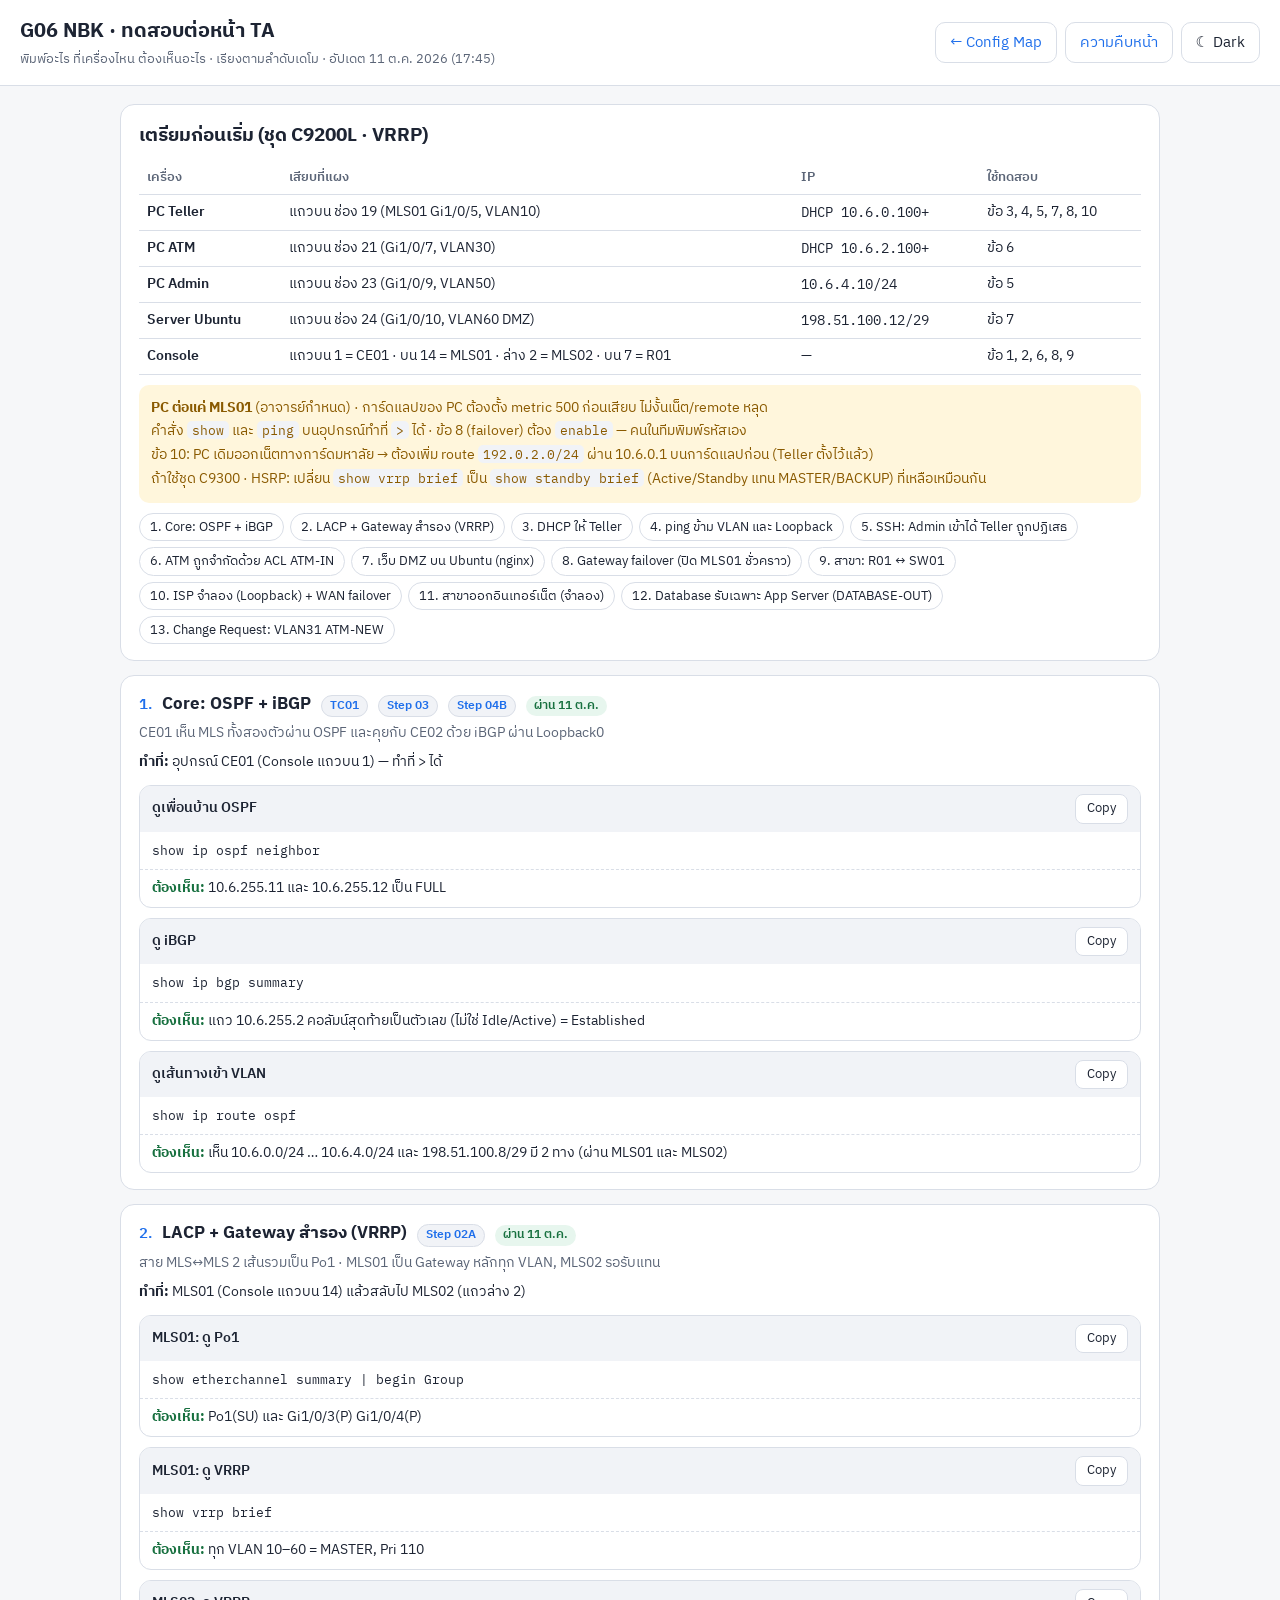
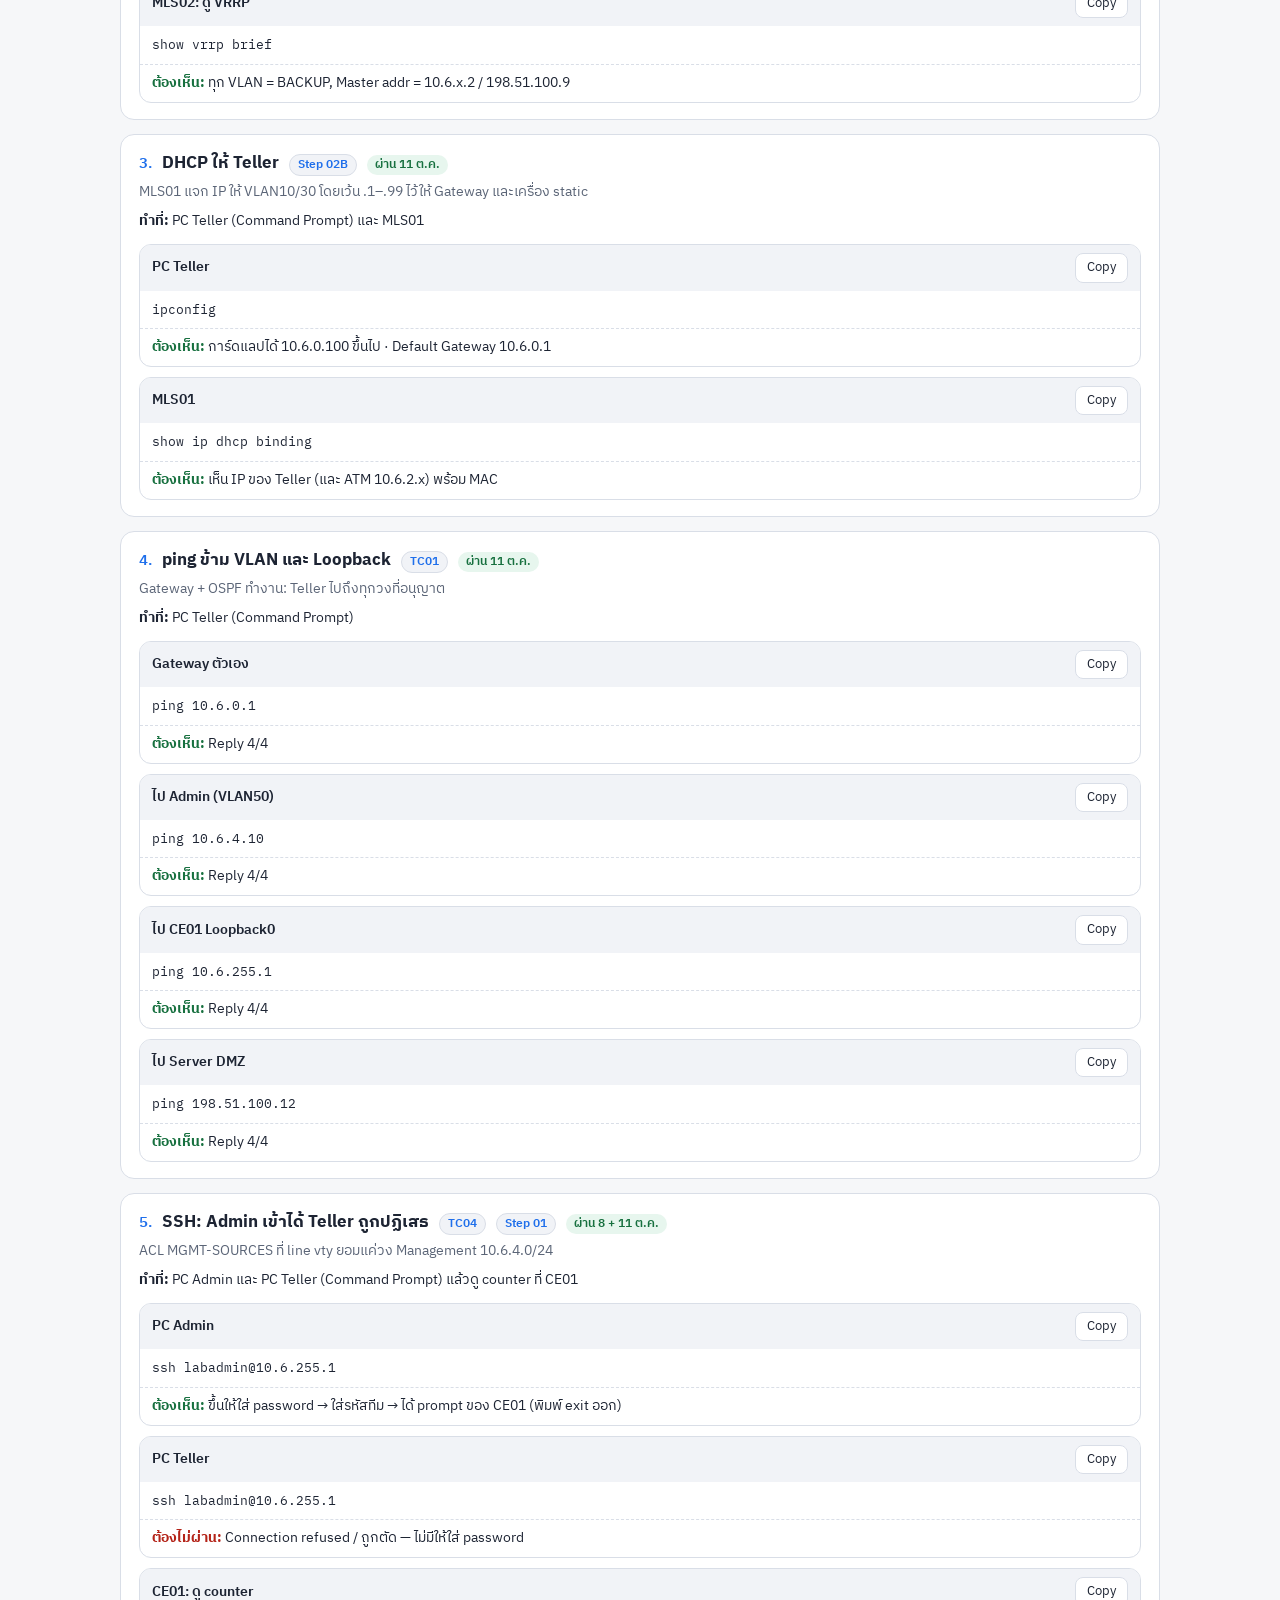
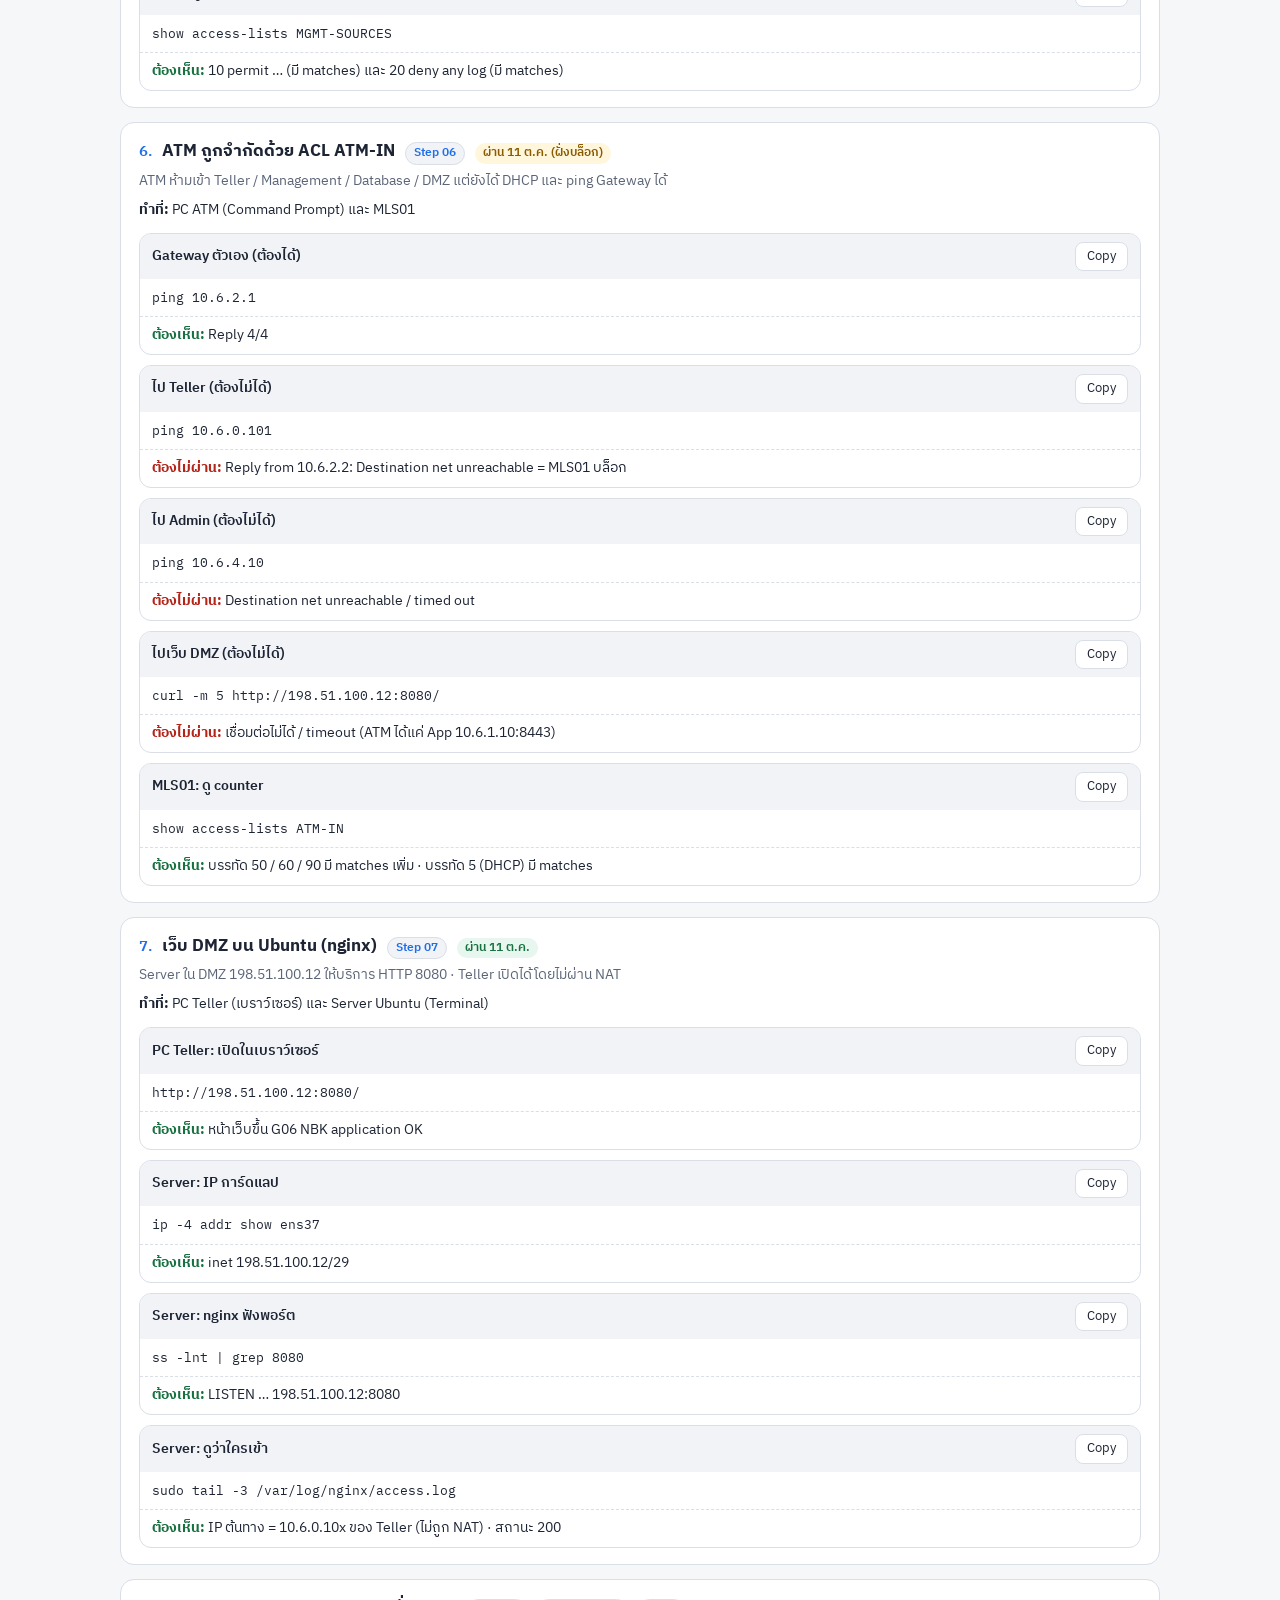
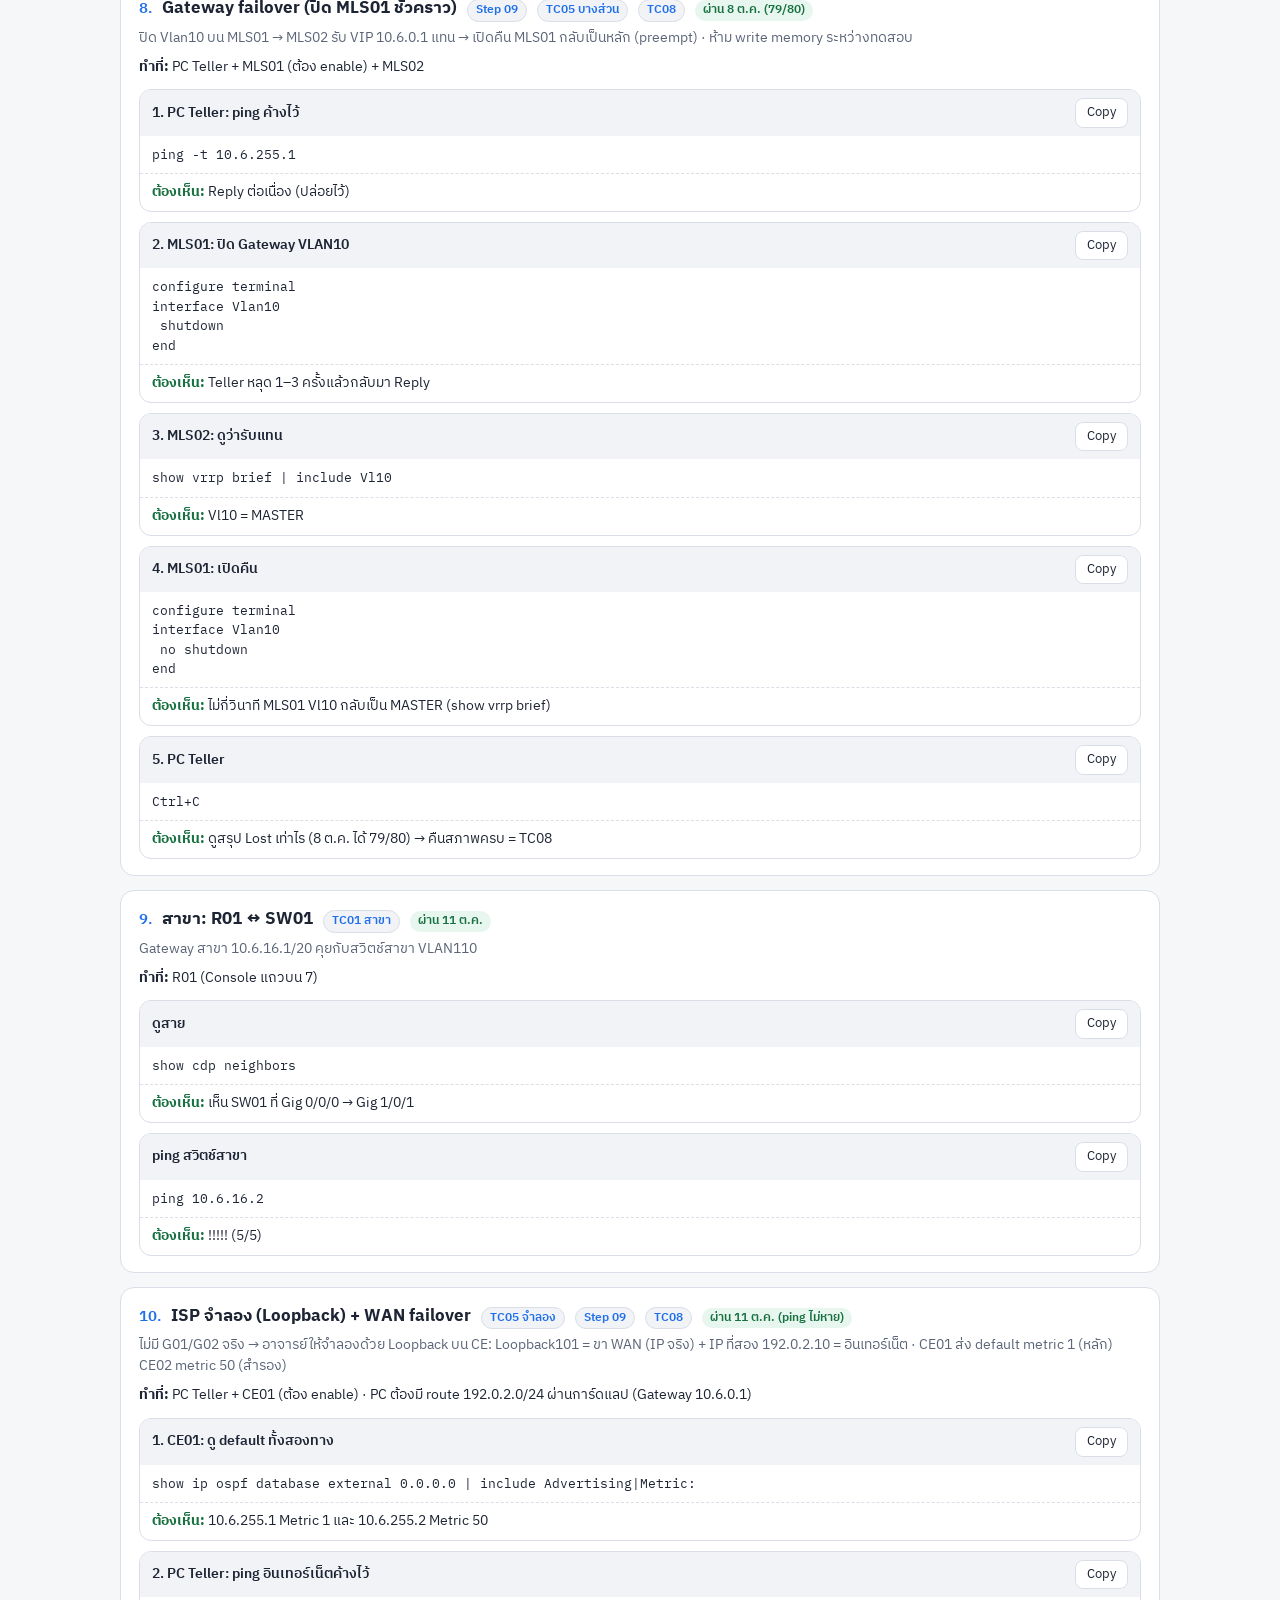
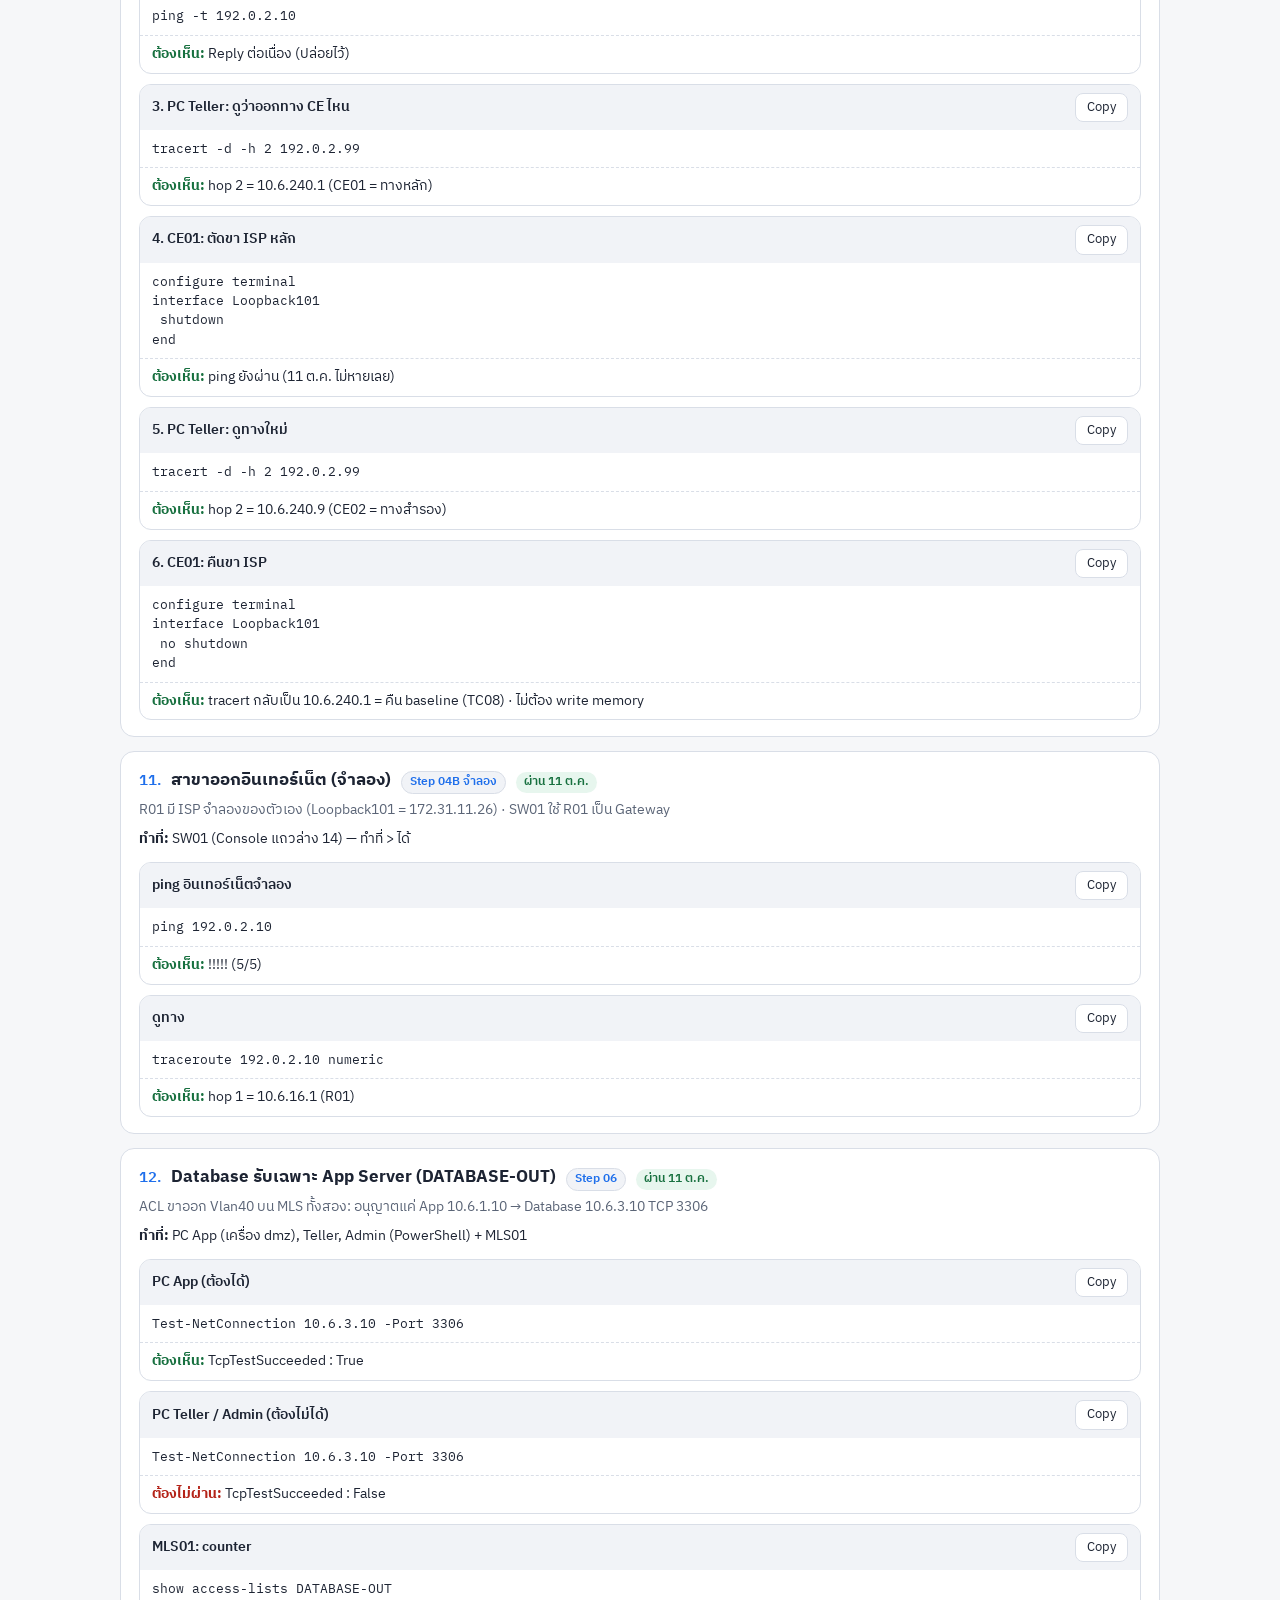
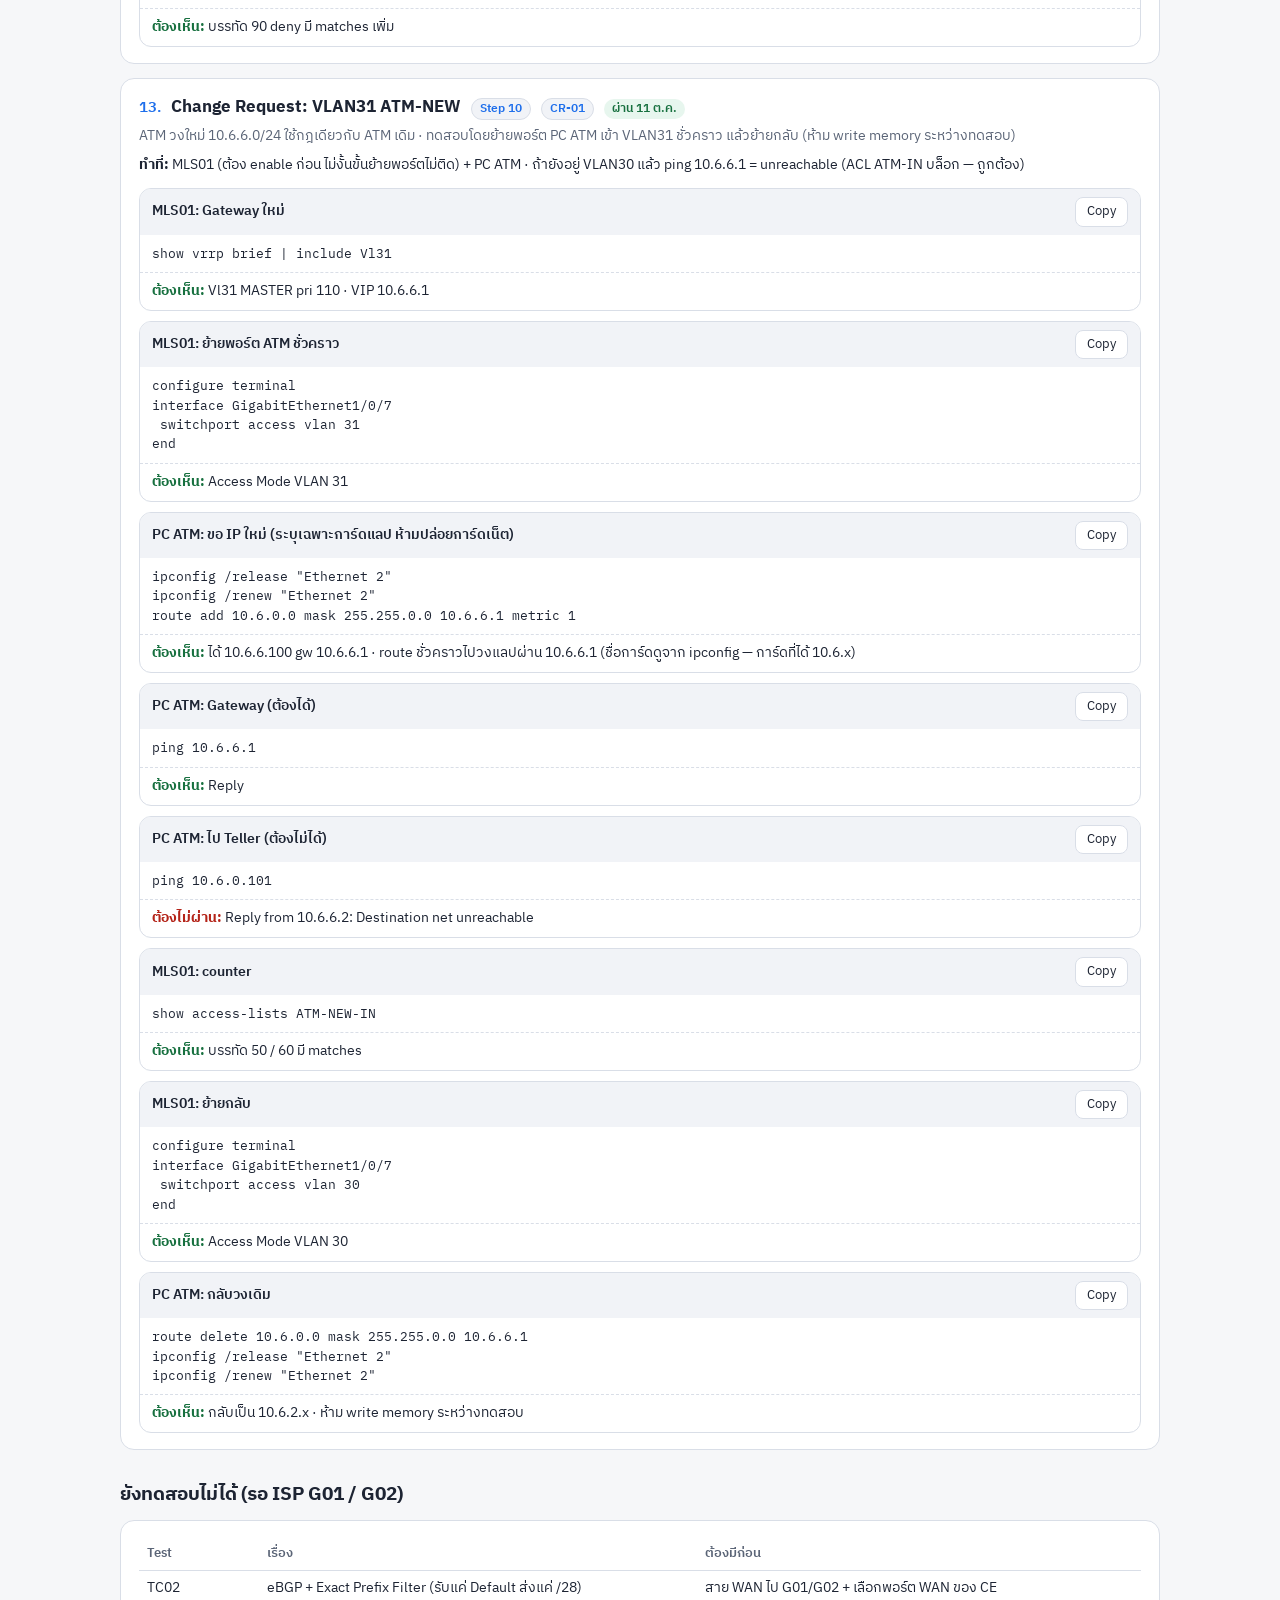
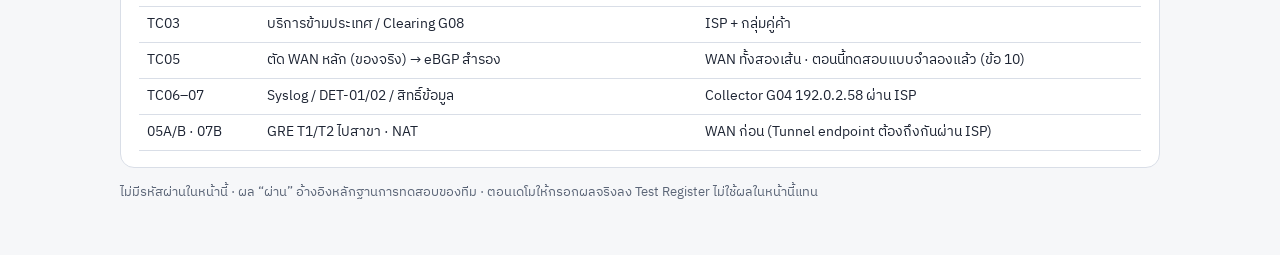
<file: tests.html>
<!doctype html>
<html lang="th" data-theme="light">
<head>
<meta charset="utf-8">
<meta name="viewport" content="width=device-width, initial-scale=1">
<title>G06 ทดสอบต่อหน้า TA</title>
<meta name="description" content="G06 NBK — ลำดับทดสอบด้วยมือให้ TA ดู: พิมพ์อะไร ที่เครื่องไหน และต้องเห็นอะไร">
<script>
try {
  if (localStorage.getItem("g06-config-site-theme") === "dark") document.documentElement.dataset.theme = "dark";
} catch (e) {}
</script>
<link rel="preconnect" href="https://fonts.googleapis.com">
<link rel="preconnect" href="https://fonts.gstatic.com" crossorigin>
<link href="https://fonts.googleapis.com/css2?family=IBM+Plex+Mono:wght@400;600&family=IBM+Plex+Sans+Thai:wght@400;600&display=swap" rel="stylesheet" media="print" onload="this.media='all'">
<link rel="stylesheet" href="style.css?v=20261011-tests1">
<style>
  .pg { max-width: 1080px; margin: 0 auto; padding: 18px 20px 40px; }
  .pg h2 { font-size: 19px; margin: 30px 0 10px; }
  .card { background: var(--panel); border: 1px solid var(--line); border-radius: 14px; padding: 16px 18px; margin: 0 0 14px; }
  .pg code { background: var(--code-bg); padding: 1px 5px; border-radius: 5px; font-size: 12.5px; }
  .navlink { color: var(--accent); text-decoration: none; border: 1px solid var(--line); border-radius: 10px; padding: 8px 14px; background: var(--panel); }
  .navlink:hover { border-color: var(--accent); }
  .st { display: inline-block; white-space: nowrap; font-size: 12px; padding: 1px 8px; border-radius: 999px; font-weight: 600; }
  .st.ok { background: var(--ok-bg); color: var(--ok-ink); }
  .st.part { background: var(--warn-bg); color: var(--warn-ink); }
  .st.no { background: var(--code-bg); color: var(--muted); border: 1px solid var(--line); }
  .st.ref { background: var(--code-bg); color: var(--accent); border: 1px solid var(--line); }
  .t-head { display: flex; flex-wrap: wrap; gap: 6px 10px; align-items: baseline; }
  .t-head h3 { margin: 0; font-size: 16.5px; }
  .t-num { font-weight: 600; color: var(--accent); font-variant-numeric: tabular-nums; }
  .why { color: var(--muted); font-size: 13.5px; margin: 6px 0 0; }
  .where { font-size: 13.5px; margin: 8px 0 0; }
  .steps { list-style: none; margin: 12px 0 0; padding: 0; display: grid; gap: 10px; }
  .step { border: 1px solid var(--line); border-radius: 12px; overflow: hidden; }
  .step-h { display: flex; justify-content: space-between; align-items: center; gap: 10px; padding: 8px 12px; background: var(--code-bg); font-size: 13.5px; }
  .step-h b { font-weight: 600; }
  .step pre { margin: 0; padding: 9px 12px; overflow-x: auto; font-size: 12.5px; line-height: 1.55; }
  .see { border-top: 1px dashed var(--line); padding: 8px 12px; font-size: 13.5px; }
  .see b { color: var(--ok-ink); }
  .see.bad b { color: #b42318; }
  .copy { flex: none; border: 1px solid var(--line); background: var(--panel); color: var(--ink); border-radius: 8px; padding: 4px 11px; font: inherit; font-size: 12.5px; cursor: pointer; }
  .copy:hover { border-color: var(--accent); }
  .copy.done { background: var(--ok-bg); color: var(--ok-ink); border-color: transparent; }
  .note { color: var(--muted); font-size: 13px; }
  .prep td:first-child { white-space: nowrap; font-weight: 600; }
  .warnbox { background: var(--warn-bg); color: var(--warn-ink); border-radius: 10px; padding: 10px 12px; font-size: 13.5px; margin: 10px 0 0; }
  .warnbox p { margin: 3px 0; }
  .toc { display: flex; flex-wrap: wrap; gap: 6px; margin: 10px 0 0; }
  .toc a { font-size: 13px; text-decoration: none; color: var(--ink); border: 1px solid var(--line); border-radius: 999px; padding: 3px 10px; background: var(--panel); }
  .toc a:hover { border-color: var(--accent); }
  @media print { .copy, .top-controls, .toc { display: none; } .card, .step { break-inside: avoid; } }
</style>
</head>
<body>
<header class="top">
  <div class="brand">
    <h1>G06 NBK · ทดสอบต่อหน้า TA</h1>
    <p class="sub">พิมพ์อะไร ที่เครื่องไหน ต้องเห็นอะไร · เรียงตามลำดับเดโม · อัปเดต 11 ต.ค. 2026 (17:45)</p>
  </div>
  <div class="top-controls">
    <a class="navlink" href="index.html">← Config Map</a>
    <a class="navlink" href="progress.html">ความคืบหน้า</a>
    <button type="button" class="theme-toggle" id="themeToggle" aria-label="เปลี่ยนเป็น Dark theme">☾ Dark</button>
  </div>
</header>

<main class="pg">
  <section class="card" aria-label="เตรียมก่อนเริ่ม">
    <h2 style="margin-top:0">เตรียมก่อนเริ่ม (ชุด C9200L · VRRP)</h2>
    <div class="table-wrap">
      <table class="prep">
        <thead><tr><th>เครื่อง</th><th>เสียบที่แผง</th><th>IP</th><th>ใช้ทดสอบ</th></tr></thead>
        <tbody>
          <tr><td>PC Teller</td><td>แถวบน ช่อง 19 (MLS01 Gi1/0/5, VLAN10)</td><td class="mono">DHCP 10.6.0.100+</td><td>ข้อ 3, 4, 5, 7, 8, 10</td></tr>
          <tr><td>PC ATM</td><td>แถวบน ช่อง 21 (Gi1/0/7, VLAN30)</td><td class="mono">DHCP 10.6.2.100+</td><td>ข้อ 6</td></tr>
          <tr><td>PC Admin</td><td>แถวบน ช่อง 23 (Gi1/0/9, VLAN50)</td><td class="mono">10.6.4.10/24</td><td>ข้อ 5</td></tr>
          <tr><td>Server Ubuntu</td><td>แถวบน ช่อง 24 (Gi1/0/10, VLAN60 DMZ)</td><td class="mono">198.51.100.12/29</td><td>ข้อ 7</td></tr>
          <tr><td>Console</td><td>แถวบน 1 = CE01 · บน 14 = MLS01 · ล่าง 2 = MLS02 · บน 7 = R01</td><td>—</td><td>ข้อ 1, 2, 6, 8, 9</td></tr>
        </tbody>
      </table>
    </div>
    <div class="warnbox">
      <p><b>PC ต่อแค่ MLS01</b> (อาจารย์กำหนด) · การ์ดแลปของ PC ต้องตั้ง metric 500 ก่อนเสียบ ไม่งั้นเน็ต/remote หลุด</p>
      <p>คำสั่ง <code>show</code> และ <code>ping</code> บนอุปกรณ์ทำที่ <code>&gt;</code> ได้ · ข้อ 8 (failover) ต้อง <code>enable</code> — คนในทีมพิมพ์รหัสเอง</p>
      <p>ข้อ 10: PC เดิมออกเน็ตทางการ์ดมหาลัย → ต้องเพิ่ม route <code>192.0.2.0/24</code> ผ่าน 10.6.0.1 บนการ์ดแลปก่อน (Teller ตั้งไว้แล้ว)</p>
      <p>ถ้าใช้ชุด C9300 · HSRP: เปลี่ยน <code>show vrrp brief</code> เป็น <code>show standby brief</code> (Active/Standby แทน MASTER/BACKUP) ที่เหลือเหมือนกัน</p>
    </div>
    <nav class="toc" id="toc" aria-label="ไปยังข้อทดสอบ"></nav>
  </section>

  <div id="tests"></div>

  <h2>ยังทดสอบไม่ได้ (รอ ISP G01 / G02)</h2>
  <div class="card table-wrap">
    <table>
      <thead><tr><th>Test</th><th>เรื่อง</th><th>ต้องมีก่อน</th></tr></thead>
      <tbody>
        <tr><td>TC02</td><td>eBGP + Exact Prefix Filter (รับแค่ Default ส่งแค่ /28)</td><td>สาย WAN ไป G01/G02 + เลือกพอร์ต WAN ของ CE</td></tr>
        <tr><td>TC03</td><td>บริการข้ามประเทศ / Clearing G08</td><td>ISP + กลุ่มคู่ค้า</td></tr>
        <tr><td>TC05</td><td>ตัด WAN หลัก (ของจริง) → eBGP สำรอง</td><td>WAN ทั้งสองเส้น · ตอนนี้ทดสอบแบบจำลองแล้ว (ข้อ 10)</td></tr>
        <tr><td>TC06–07</td><td>Syslog / DET-01/02 / สิทธิ์ข้อมูล</td><td>Collector G04 192.0.2.58 ผ่าน ISP</td></tr>
        <tr><td>05A/B · 07B</td><td>GRE T1/T2 ไปสาขา · NAT</td><td>WAN ก่อน (Tunnel endpoint ต้องถึงกันผ่าน ISP)</td></tr>
      </tbody>
    </table>
  </div>
  <p class="note">ไม่มีรหัสผ่านในหน้านี้ · ผล “ผ่าน” อ้างอิงหลักฐานการทดสอบของทีม · ตอนเดโมให้กรอกผลจริงลง Test Register ไม่ใช้ผลในหน้านี้แทน</p>
</main>

<script>
(() => {
  // [title, worksheet refs, status [cls, text], why, where, steps[[label, commands, expect, bad?]]]
  const TESTS = [
    ["Core: OSPF + iBGP", ["TC01", "Step 03", "Step 04B"], ["ok", "ผ่าน 11 ต.ค."],
      "CE01 เห็น MLS ทั้งสองตัวผ่าน OSPF และคุยกับ CE02 ด้วย iBGP ผ่าน Loopback0",
      "อุปกรณ์ CE01 (Console แถวบน 1) — ทำที่ > ได้",
      [["ดูเพื่อนบ้าน OSPF", "show ip ospf neighbor", "10.6.255.11 และ 10.6.255.12 เป็น FULL"],
       ["ดู iBGP", "show ip bgp summary", "แถว 10.6.255.2 คอลัมน์สุดท้ายเป็นตัวเลข (ไม่ใช่ Idle/Active) = Established"],
       ["ดูเส้นทางเข้า VLAN", "show ip route ospf", "เห็น 10.6.0.0/24 … 10.6.4.0/24 และ 198.51.100.8/29 มี 2 ทาง (ผ่าน MLS01 และ MLS02)"]]],
    ["LACP + Gateway สำรอง (VRRP)", ["Step 02A"], ["ok", "ผ่าน 11 ต.ค."],
      "สาย MLS↔MLS 2 เส้นรวมเป็น Po1 · MLS01 เป็น Gateway หลักทุก VLAN, MLS02 รอรับแทน",
      "MLS01 (Console แถวบน 14) แล้วสลับไป MLS02 (แถวล่าง 2)",
      [["MLS01: ดู Po1", "show etherchannel summary | begin Group", "Po1(SU) และ Gi1/0/3(P) Gi1/0/4(P)"],
       ["MLS01: ดู VRRP", "show vrrp brief", "ทุก VLAN 10–60 = MASTER, Pri 110"],
       ["MLS02: ดู VRRP", "show vrrp brief", "ทุก VLAN = BACKUP, Master addr = 10.6.x.2 / 198.51.100.9"]]],
    ["DHCP ให้ Teller", ["Step 02B"], ["ok", "ผ่าน 11 ต.ค."],
      "MLS01 แจก IP ให้ VLAN10/30 โดยเว้น .1–.99 ไว้ให้ Gateway และเครื่อง static",
      "PC Teller (Command Prompt) และ MLS01",
      [["PC Teller", "ipconfig", "การ์ดแลปได้ 10.6.0.100 ขึ้นไป · Default Gateway 10.6.0.1"],
       ["MLS01", "show ip dhcp binding", "เห็น IP ของ Teller (และ ATM 10.6.2.x) พร้อม MAC"]]],
    ["ping ข้าม VLAN และ Loopback", ["TC01"], ["ok", "ผ่าน 11 ต.ค."],
      "Gateway + OSPF ทำงาน: Teller ไปถึงทุกวงที่อนุญาต",
      "PC Teller (Command Prompt)",
      [["Gateway ตัวเอง", "ping 10.6.0.1", "Reply 4/4"],
       ["ไป Admin (VLAN50)", "ping 10.6.4.10", "Reply 4/4"],
       ["ไป CE01 Loopback0", "ping 10.6.255.1", "Reply 4/4"],
       ["ไป Server DMZ", "ping 198.51.100.12", "Reply 4/4"]]],
    ["SSH: Admin เข้าได้ Teller ถูกปฏิเสธ", ["TC04", "Step 01"], ["ok", "ผ่าน 8 + 11 ต.ค."],
      "ACL MGMT-SOURCES ที่ line vty ยอมแค่วง Management 10.6.4.0/24",
      "PC Admin และ PC Teller (Command Prompt) แล้วดู counter ที่ CE01",
      [["PC Admin", "ssh labadmin@10.6.255.1", "ขึ้นให้ใส่ password → ใส่รหัสทีม → ได้ prompt ของ CE01 (พิมพ์ exit ออก)"],
       ["PC Teller", "ssh labadmin@10.6.255.1", "Connection refused / ถูกตัด — ไม่มีให้ใส่ password", true],
       ["CE01: ดู counter", "show access-lists MGMT-SOURCES", "10 permit … (มี matches) และ 20 deny any log (มี matches)"]]],
    ["ATM ถูกจำกัดด้วย ACL ATM-IN", ["Step 06"], ["part", "ผ่าน 11 ต.ค. (ฝั่งบล็อก)"],
      "ATM ห้ามเข้า Teller / Management / Database / DMZ แต่ยังได้ DHCP และ ping Gateway ได้",
      "PC ATM (Command Prompt) และ MLS01",
      [["Gateway ตัวเอง (ต้องได้)", "ping 10.6.2.1", "Reply 4/4"],
       ["ไป Teller (ต้องไม่ได้)", "ping 10.6.0.101", "Reply from 10.6.2.2: Destination net unreachable = MLS01 บล็อก", true],
       ["ไป Admin (ต้องไม่ได้)", "ping 10.6.4.10", "Destination net unreachable / timed out", true],
       ["ไปเว็บ DMZ (ต้องไม่ได้)", "curl -m 5 http://198.51.100.12:8080/", "เชื่อมต่อไม่ได้ / timeout (ATM ได้แค่ App 10.6.1.10:8443)", true],
       ["MLS01: ดู counter", "show access-lists ATM-IN", "บรรทัด 50 / 60 / 90 มี matches เพิ่ม · บรรทัด 5 (DHCP) มี matches"]]],
    ["เว็บ DMZ บน Ubuntu (nginx)", ["Step 07"], ["ok", "ผ่าน 11 ต.ค."],
      "Server ใน DMZ 198.51.100.12 ให้บริการ HTTP 8080 · Teller เปิดได้โดยไม่ผ่าน NAT",
      "PC Teller (เบราว์เซอร์) และ Server Ubuntu (Terminal)",
      [["PC Teller: เปิดในเบราว์เซอร์", "http://198.51.100.12:8080/", "หน้าเว็บขึ้น G06 NBK application OK"],
       ["Server: IP การ์ดแลป", "ip -4 addr show ens37", "inet 198.51.100.12/29"],
       ["Server: nginx ฟังพอร์ต", "ss -lnt | grep 8080", "LISTEN … 198.51.100.12:8080"],
       ["Server: ดูว่าใครเข้า", "sudo tail -3 /var/log/nginx/access.log", "IP ต้นทาง = 10.6.0.10x ของ Teller (ไม่ถูก NAT) · สถานะ 200"]]],
    ["Gateway failover (ปิด MLS01 ชั่วคราว)", ["Step 09", "TC05 บางส่วน", "TC08"], ["ok", "ผ่าน 8 ต.ค. (79/80)"],
      "ปิด Vlan10 บน MLS01 → MLS02 รับ VIP 10.6.0.1 แทน → เปิดคืน MLS01 กลับเป็นหลัก (preempt) · ห้าม write memory ระหว่างทดสอบ",
      "PC Teller + MLS01 (ต้อง enable) + MLS02",
      [["1. PC Teller: ping ค้างไว้", "ping -t 10.6.255.1", "Reply ต่อเนื่อง (ปล่อยไว้)"],
       ["2. MLS01: ปิด Gateway VLAN10", "configure terminal\ninterface Vlan10\n shutdown\nend", "Teller หลุด 1–3 ครั้งแล้วกลับมา Reply"],
       ["3. MLS02: ดูว่ารับแทน", "show vrrp brief | include Vl10", "Vl10 = MASTER"],
       ["4. MLS01: เปิดคืน", "configure terminal\ninterface Vlan10\n no shutdown\nend", "ไม่กี่วินาที MLS01 Vl10 กลับเป็น MASTER (show vrrp brief)"],
       ["5. PC Teller", "Ctrl+C", "ดูสรุป Lost เท่าไร (8 ต.ค. ได้ 79/80) → คืนสภาพครบ = TC08"]]],
    ["สาขา: R01 ↔ SW01", ["TC01 สาขา"], ["ok", "ผ่าน 11 ต.ค."],
      "Gateway สาขา 10.6.16.1/20 คุยกับสวิตช์สาขา VLAN110",
      "R01 (Console แถวบน 7)",
      [["ดูสาย", "show cdp neighbors", "เห็น SW01 ที่ Gig 0/0/0 → Gig 1/0/1"],
       ["ping สวิตช์สาขา", "ping 10.6.16.2", "!!!!! (5/5)"]]],
    ["ISP จำลอง (Loopback) + WAN failover", ["TC05 จำลอง", "Step 09", "TC08"], ["ok", "ผ่าน 11 ต.ค. (ping ไม่หาย)"],
      "ไม่มี G01/G02 จริง → อาจารย์ให้จำลองด้วย Loopback บน CE: Loopback101 = ขา WAN (IP จริง) + IP ที่สอง 192.0.2.10 = อินเทอร์เน็ต · CE01 ส่ง default metric 1 (หลัก) CE02 metric 50 (สำรอง)",
      "PC Teller + CE01 (ต้อง enable) · PC ต้องมี route 192.0.2.0/24 ผ่านการ์ดแลป (Gateway 10.6.0.1)",
      [["1. CE01: ดู default ทั้งสองทาง", "show ip ospf database external 0.0.0.0 | include Advertising|Metric:", "10.6.255.1 Metric 1 และ 10.6.255.2 Metric 50"],
       ["2. PC Teller: ping อินเทอร์เน็ตค้างไว้", "ping -t 192.0.2.10", "Reply ต่อเนื่อง (ปล่อยไว้)"],
       ["3. PC Teller: ดูว่าออกทาง CE ไหน", "tracert -d -h 2 192.0.2.99", "hop 2 = 10.6.240.1 (CE01 = ทางหลัก)"],
       ["4. CE01: ตัดขา ISP หลัก", "configure terminal\ninterface Loopback101\n shutdown\nend", "ping ยังผ่าน (11 ต.ค. ไม่หายเลย)"],
       ["5. PC Teller: ดูทางใหม่", "tracert -d -h 2 192.0.2.99", "hop 2 = 10.6.240.9 (CE02 = ทางสำรอง)"],
       ["6. CE01: คืนขา ISP", "configure terminal\ninterface Loopback101\n no shutdown\nend", "tracert กลับเป็น 10.6.240.1 = คืน baseline (TC08) · ไม่ต้อง write memory"]]],
    ["สาขาออกอินเทอร์เน็ต (จำลอง)", ["Step 04B จำลอง"], ["ok", "ผ่าน 11 ต.ค."],
      "R01 มี ISP จำลองของตัวเอง (Loopback101 = 172.31.11.26) · SW01 ใช้ R01 เป็น Gateway",
      "SW01 (Console แถวล่าง 14) — ทำที่ > ได้",
      [["ping อินเทอร์เน็ตจำลอง", "ping 192.0.2.10", "!!!!! (5/5)"],
       ["ดูทาง", "traceroute 192.0.2.10 numeric", "hop 1 = 10.6.16.1 (R01)"]]],
    ["Database รับเฉพาะ App Server (DATABASE-OUT)", ["Step 06"], ["ok", "ผ่าน 11 ต.ค."],
      "ACL ขาออก Vlan40 บน MLS ทั้งสอง: อนุญาตแค่ App 10.6.1.10 → Database 10.6.3.10 TCP 3306",
      "PC App (เครื่อง dmz), Teller, Admin (PowerShell) + MLS01",
      [["PC App (ต้องได้)", "Test-NetConnection 10.6.3.10 -Port 3306", "TcpTestSucceeded : True"],
       ["PC Teller / Admin (ต้องไม่ได้)", "Test-NetConnection 10.6.3.10 -Port 3306", "TcpTestSucceeded : False", true],
       ["MLS01: counter", "show access-lists DATABASE-OUT", "บรรทัด 90 deny มี matches เพิ่ม"]]],
    ["Change Request: VLAN31 ATM-NEW", ["Step 10", "CR-01"], ["ok", "ผ่าน 11 ต.ค."],
      "ATM วงใหม่ 10.6.6.0/24 ใช้กฎเดียวกับ ATM เดิม · ทดสอบโดยย้ายพอร์ต PC ATM เข้า VLAN31 ชั่วคราว แล้วย้ายกลับ (ห้าม write memory ระหว่างทดสอบ)",
      "MLS01 (ต้อง enable ก่อน ไม่งั้นขั้นย้ายพอร์ตไม่ติด) + PC ATM · ถ้ายังอยู่ VLAN30 แล้ว ping 10.6.6.1 = unreachable (ACL ATM-IN บล็อก — ถูกต้อง)",
      [["MLS01: Gateway ใหม่", "show vrrp brief | include Vl31", "Vl31 MASTER pri 110 · VIP 10.6.6.1"],
       ["MLS01: ย้ายพอร์ต ATM ชั่วคราว", "configure terminal\ninterface GigabitEthernet1/0/7\n switchport access vlan 31\nend", "Access Mode VLAN 31"],
       ["PC ATM: ขอ IP ใหม่ (ระบุเฉพาะการ์ดแลป ห้ามปล่อยการ์ดเน็ต)", "ipconfig /release \"Ethernet 2\"\nipconfig /renew \"Ethernet 2\"\nroute add 10.6.0.0 mask 255.255.0.0 10.6.6.1 metric 1", "ได้ 10.6.6.100 gw 10.6.6.1 · route ชั่วคราวไปวงแลปผ่าน 10.6.6.1 (ชื่อการ์ดดูจาก ipconfig — การ์ดที่ได้ 10.6.x)"],
       ["PC ATM: Gateway (ต้องได้)", "ping 10.6.6.1", "Reply"],
       ["PC ATM: ไป Teller (ต้องไม่ได้)", "ping 10.6.0.101", "Reply from 10.6.6.2: Destination net unreachable", true],
       ["MLS01: counter", "show access-lists ATM-NEW-IN", "บรรทัด 50 / 60 มี matches"],
       ["MLS01: ย้ายกลับ", "configure terminal\ninterface GigabitEthernet1/0/7\n switchport access vlan 30\nend", "Access Mode VLAN 30"],
       ["PC ATM: กลับวงเดิม", "route delete 10.6.0.0 mask 255.255.0.0 10.6.6.1\nipconfig /release \"Ethernet 2\"\nipconfig /renew \"Ethernet 2\"", "กลับเป็น 10.6.2.x · ห้าม write memory ระหว่างทดสอบ"]]],
  ];
  const esc = (s) => String(s).replace(/&/g, "&amp;").replace(/</g, "&lt;").replace(/>/g, "&gt;").replace(/"/g, "&quot;");
  let html = "", toc = "", id = 0;
  TESTS.forEach(([title, refs, status, why, where, steps], i) => {
    const anchor = "t" + (i + 1);
    toc += '<a href="#' + anchor + '">' + (i + 1) + ". " + esc(title) + "</a>";
    html += '<section class="card" id="' + anchor + '"><div class="t-head"><span class="t-num">' + (i + 1) + '.</span><h3>' + esc(title) + "</h3>" +
      refs.map((r) => '<span class="st ref">' + esc(r) + "</span>").join("") + '<span class="st ' + status[0] + '">' + esc(status[1]) + "</span></div>" +
      '<p class="why">' + esc(why) + '</p><p class="where"><b>ทำที่:</b> ' + esc(where) + '</p><ol class="steps">' +
      steps.map(([label, cmd, expect, bad]) => '<li class="step"><div class="step-h"><b>' + esc(label) + '</b><button type="button" class="copy" data-copy="' + (id++) + '">Copy</button></div><pre>' + esc(cmd) + '</pre><div class="see' + (bad ? " bad" : "") + '"><b>' + (bad ? "ต้องไม่ผ่าน:" : "ต้องเห็น:") + "</b> " + esc(expect) + "</div></li>").join("") +
      "</ol></section>";
  });
  document.getElementById("tests").innerHTML = html;
  document.getElementById("toc").innerHTML = toc;
  const cmds = TESTS.flatMap((t) => t[5].map((s) => s[1]));
  const fallback = (text) => {
    const ta = document.createElement("textarea"); ta.value = text; ta.style.position = "fixed"; ta.style.opacity = "0";
    document.body.appendChild(ta); ta.select(); let ok = false; try { ok = document.execCommand("copy"); } catch (e) {} ta.remove(); return ok;
  };
  document.querySelectorAll("[data-copy]").forEach((btn) => btn.addEventListener("click", () => {
    const text = cmds[Number(btn.dataset.copy)];
    const done = () => { btn.textContent = "Copied ✓"; btn.classList.add("done"); setTimeout(() => { btn.textContent = "Copy"; btn.classList.remove("done"); }, 1500); };
    if (navigator.clipboard && window.isSecureContext) navigator.clipboard.writeText(text).then(done, () => fallback(text) && done());
    else if (fallback(text)) done();
  }));
  const theme = document.getElementById("themeToggle");
  const paint = () => { const dark = document.documentElement.dataset.theme === "dark"; theme.textContent = dark ? "☀ Light" : "☾ Dark"; theme.setAttribute("aria-label", dark ? "เปลี่ยนเป็น Light theme" : "เปลี่ยนเป็น Dark theme"); };
  theme.addEventListener("click", () => {
    const dark = document.documentElement.dataset.theme !== "dark";
    document.documentElement.dataset.theme = dark ? "dark" : "light";
    try { localStorage.setItem("g06-config-site-theme", dark ? "dark" : "light"); } catch (e) {}
    paint();
  });
  paint();
})();
</script>
</body>
</html>
</file>
<file: style.css>
:root {
  color-scheme: light;
  --bg: #f6f7f9;
  --panel: #ffffff;
  --ink: #1d2433;
  --muted: #5b6577;
  --line: #d9dee7;
  --accent: #1f6feb;
  --routed: #2f6fd6;
  --po: #1f9d6b;
  --wan: #8a94a6;
  --gre: #8a4fd6;
  --ok-bg: #e7f6ee;
  --ok-ink: #17703f;
  --warn-bg: #fff6dc;
  --warn-ink: #8a5a00;
  --warn-line: #f0d48a;
  --code-bg: #f1f3f7;
  --ph: #c2410c;
  --node: #ffffff;
  --node-line: #9aa5b8;
  --node-sel: #1f6feb;
  font-family: "IBM Plex Sans Thai", system-ui, -apple-system, "Segoe UI", sans-serif;
}
:root[data-theme="dark"] {
  color-scheme: dark;
  --bg: #0f1218; --panel: #171b23; --ink: #e6e9ef; --muted: #9aa3b2; --line: #2a303b;
  --accent: #5b9bff; --routed: #5b9bff; --po: #3ccf91; --wan: #7d8799; --gre: #b48cff;
  --ok-bg: #12301f; --ok-ink: #7fe0a8; --warn-bg: #33280d; --warn-ink: #f3c96a; --warn-line: #5c4a1c;
  --code-bg: #10141b; --ph: #ff9a6b; --node: #1d222c; --node-line: #4a5466; --node-sel: #5b9bff;
}

* { box-sizing: border-box; }
body { margin: 0; background: var(--bg); color: var(--ink); line-height: 1.55; font-size: 15px; }
code, pre, .mono { font-family: "IBM Plex Mono", ui-monospace, Menlo, monospace; }

.top { display: flex; flex-wrap: wrap; gap: 12px 24px; align-items: center; justify-content: space-between;
  padding: 16px 20px; border-bottom: 1px solid var(--line); background: var(--panel); position: sticky; top: 0; z-index: 5; }
.brand h1 { margin: 0; font-size: 20px; }
.brand .sub { margin: 2px 0 0; color: var(--muted); font-size: 13px; }
.top-controls { display: flex; flex-wrap: wrap; gap: 8px; align-items: center; }
.theme-toggle { border: 1px solid var(--line); border-radius: 10px; padding: 8px 14px; background: var(--panel); color: var(--ink); font: inherit; cursor: pointer; }
.theme-toggle:hover { border-color: var(--accent); }
.theme-toggle:focus-visible { outline: 2px solid var(--accent); outline-offset: 3px; }
.progress-link { border: 1px solid var(--line); border-radius: 10px; padding: 8px 14px; background: var(--panel); color: var(--accent); text-decoration: none; font-weight: 600; }
.progress-link:hover { border-color: var(--accent); }
.set-switch { display: inline-flex; border: 1px solid var(--line); border-radius: 10px; overflow: hidden; }
.set-switch button { border: 0; background: transparent; color: var(--ink); padding: 8px 14px; font: inherit; cursor: pointer; }
.set-switch button[aria-selected="true"] { background: var(--accent); color: #fff; font-weight: 600; }

.layout { display: grid; grid-template-columns: minmax(0, 1.05fr) minmax(0, 1fr); gap: 16px; padding: 16px 20px; max-width: 1500px; margin: 0 auto; }
@media (max-width: 980px) { .layout { grid-template-columns: 1fr; } }

.topo-wrap { background: var(--panel); border: 1px solid var(--line); border-radius: 14px; padding: 12px; align-self: start; position: sticky; top: 84px; }
@media (max-width: 980px) { .topo-wrap { position: static; } }
.rack-note { font-size: 13px; color: var(--muted); margin: 0 4px 6px; }
.interface-tools { display: flex; flex-wrap: wrap; gap: 6px 12px; align-items: center; margin: 0 4px 8px; color: var(--muted); font-size: 12px; }
.interface-tools button { font: inherit; color: var(--accent); background: var(--panel); border: 1px solid var(--line); border-radius: 6px; padding: 3px 8px; cursor: pointer; }
.interface-tools button[hidden] { display: none; }
.interface-edit { font: inherit; color: inherit; background: none; border: 0; border-bottom: 1px solid transparent; padding: 1px 0; cursor: pointer; text-align: left; }
.interface-edit:hover, .interface-edit:focus-visible { color: var(--accent); border-bottom-color: var(--accent); border-bottom-style: dashed; border-radius: 3px; }
.interface-edit:focus-visible { outline: 2px solid var(--accent); outline-offset: 2px; }
.port-edit { cursor: pointer; }
.port-edit .lbl.port { fill: var(--ink); }
.port-edit:hover .lbl.port, .port-edit:focus-visible .lbl.port { fill: var(--accent); text-decoration: underline; text-decoration-style: dashed; }
.port-edit:hover .lbl-bg, .port-edit:focus .lbl-bg { fill: var(--code-bg); opacity: 1; }
.port-edit:focus-visible { outline: 2px solid var(--accent); }
#topo { width: 100%; height: auto; display: block; }
.legend { display: flex; flex-wrap: wrap; gap: 6px 16px; font-size: 12px; color: var(--muted); padding: 4px; }
.lg { display: inline-block; width: 22px; height: 0; border-top: 3px solid; vertical-align: middle; margin-right: 6px; }
.lg.routed { border-color: var(--routed); } .lg.po { border-color: var(--po); border-top-width: 5px; }
.lg.wan { border-color: var(--wan); border-top-style: dashed; } .lg.gre { border-color: var(--gre); border-top-style: dotted; }

/* SVG */
.link { fill: none; stroke-width: 2.5; }
.link.routed { stroke: var(--routed); }
.link.po { stroke: var(--po); stroke-width: 6; }
.link.wan { stroke: var(--wan); stroke-dasharray: 7 6; }
.link.gre { stroke: var(--gre); stroke-dasharray: 2 6; stroke-linecap: round; stroke-width: 3; }
.lbl { font-size: 11px; fill: var(--muted); font-family: "IBM Plex Mono", monospace; }
.lbl.port { fill: var(--ink); }
.lbl-bg { fill: var(--panel); opacity: .9; }
.node { cursor: pointer; }
.node rect { fill: var(--node); stroke: var(--node-line); stroke-width: 1.5; rx: 10; }
.node.isp rect { stroke-dasharray: 5 4; }
.node:hover rect, .node:focus rect { stroke: var(--node-sel); }
.node.sel rect { stroke: var(--node-sel); stroke-width: 3; }
.node.copied rect { stroke: var(--ok-ink); stroke-width: 3; fill: var(--ok-bg); }
.copy-dot { fill: var(--warn-ink); }
.copy-dot.complete { fill: var(--ok-ink); }
.node .nm { font-size: 15px; font-weight: 600; fill: var(--ink); }
.node .nm.hostname { font-size: 13px; }
.node .md { font-size: 11px; fill: var(--muted); }
.node:focus { outline: none; }
.zone { fill: var(--code-bg); stroke: var(--line); }
.zone-t { font-size: 11px; fill: var(--muted); }

/* detail */
.detail { background: var(--panel); border: 1px solid var(--line); border-radius: 14px; padding: 18px 20px 24px; min-width: 0; }
.detail h2 { margin: 0 0 2px; font-size: 22px; }
.detail h3 { margin: 22px 0 8px; font-size: 16px; }
.meta { color: var(--muted); font-size: 13px; margin: 0; }
.chips { display: flex; flex-wrap: wrap; gap: 6px; margin: 10px 0 0; }
.chip { font-size: 12px; padding: 2px 9px; border-radius: 999px; border: 1px solid var(--line); background: var(--code-bg); }
.chip.ok { background: var(--ok-bg); color: var(--ok-ink); border-color: transparent; }
.chip.warn { background: var(--warn-bg); color: var(--warn-ink); border-color: transparent; }
.copy-progress { display: flex; flex-wrap: wrap; gap: 6px 12px; align-items: center; margin: 12px 0; font-size: 13px; }
.copy-progress span { color: var(--ok-ink); font-weight: 600; }
.copy-progress small { flex-basis: 100%; color: var(--muted); }
.copy-progress button { border: 1px solid var(--line); border-radius: 6px; background: var(--panel); color: var(--muted); cursor: pointer; padding: 3px 8px; font: inherit; font-size: 12px; }
.copy-progress button[hidden] { display: none; }

table { width: 100%; border-collapse: collapse; font-size: 13.5px; }
th, td { text-align: left; padding: 7px 8px; border-bottom: 1px solid var(--line); vertical-align: top; }
th { color: var(--muted); font-weight: 600; font-size: 12.5px; }
.table-wrap { overflow-x: auto; }

.notice { background: var(--warn-bg); color: var(--warn-ink); border-radius: 10px; padding: 10px 12px; font-size: 13.5px; margin: 10px 0; }
.notice p { margin: 2px 0; }

.expect { list-style: none; padding: 0; margin: 0; }
.expect li { display: grid; grid-template-columns: minmax(0, 1fr) minmax(0, 1.2fr); gap: 4px 12px; padding: 7px 0; border-bottom: 1px solid var(--line); font-size: 13.5px; }
.expect code { background: var(--code-bg); padding: 1px 6px; border-radius: 6px; font-size: 12.5px; word-break: break-word; }
@media (max-width: 560px) { .expect li { grid-template-columns: 1fr; } }

.block { border: 1px solid var(--line); border-radius: 12px; margin: 10px 0; overflow: hidden; }
.block.copied-block { border-color: var(--ok-ink); }
.block-h { display: flex; gap: 10px; align-items: flex-start; justify-content: space-between; padding: 10px 12px; background: var(--code-bg); }
.block-h .t { font-weight: 600; font-size: 14px; }
.block-h .st { margin-top: 4px; }
.copy { flex: none; border: 1px solid var(--line); background: var(--panel); color: var(--ink); border-radius: 8px; padding: 6px 12px; font: inherit; font-size: 13px; cursor: pointer; }
.copy:hover { border-color: var(--accent); }
.copy.done { background: var(--ok-bg); color: var(--ok-ink); border-color: transparent; }
.block-actions { flex: none; display: flex; flex-direction: column; align-items: flex-end; gap: 4px; }
.undo-copy { font: inherit; font-size: 11px; padding: 1px 2px; border: 0; background: transparent; color: var(--muted); opacity: .5; cursor: pointer; white-space: nowrap; }
.undo-copy[hidden] { display: none; }
.undo-copy:hover, .undo-copy:focus-visible { opacity: 1; color: var(--accent); }
.undo-copy:focus-visible { outline: 1px solid var(--accent); outline-offset: 2px; }
.block .notes { margin: 0; padding: 8px 12px 0; color: var(--muted); font-size: 12.5px; }
.block .notes p { margin: 2px 0; }
.block pre { margin: 0; padding: 10px 12px 12px; overflow-x: auto; font-size: 12.5px; line-height: 1.5; }
.block .ph { color: var(--ph); font-weight: 600; }
.block .verify { border-top: 1px dashed var(--line); padding: 8px 12px 10px; font-size: 12.5px; }
.block .verify b { color: var(--muted); font-weight: 600; }
.block .verify p { margin: 2px 0; font-family: "IBM Plex Mono", monospace; }

details.untested { border: 1px solid var(--warn-line); border-radius: 12px; margin: 16px 0 0; background: var(--warn-bg); }
details.untested > summary { cursor: pointer; padding: 10px 12px; font-weight: 600; color: var(--warn-ink); }
details.untested .inner { padding: 0 10px 10px; background: var(--panel); border-radius: 0 0 12px 12px; }
details.untested .intro { font-size: 12.5px; color: var(--muted); padding: 8px 4px 0; }
details.untested .intro p { margin: 2px 0; }

.overview p { margin: 6px 0; }
.overview ol { padding-left: 20px; margin: 6px 0; }
.foot { text-align: center; color: var(--muted); font-size: 12px; padding: 8px 20px 24px; }
.back { border: 0; background: none; color: var(--accent); cursor: pointer; padding: 0; font: inherit; font-size: 13px; margin-bottom: 6px; }

.sharing-bar { display: flex; flex-wrap: wrap; align-items: center; justify-content: space-between; gap: 6px 16px; padding: 8px 24px; border-bottom: 1px solid var(--line); background: var(--panel); color: var(--muted); font-size: 12px; }
.interface-history { margin: 6px 0 10px; font-size: 12px; color: var(--muted); }
.interface-history summary { cursor: pointer; width: fit-content; }
.interface-history ol { margin: 8px 0; padding: 0 10px 0 24px; max-height: 240px; overflow: auto; }
.interface-history li { padding: 6px 0; border-bottom: 1px solid var(--line); }
.interface-history time { margin-left: 6px; font-size: 11px; }
.interface-history small { display: block; }
.interface-history code { color: var(--ink); overflow-wrap: anywhere; }
.sharing-actions { display: flex; flex-wrap: wrap; gap: 6px; }
.sharing-actions button { font: inherit; font-size: 12px; border: 1px solid var(--line); border-radius: 7px; background: var(--panel); color: var(--accent); padding: 5px 9px; cursor: pointer; }
.sharing-actions button:disabled { color: var(--muted); opacity: .65; cursor: default; }
.template-picker { display: flex; align-items: center; gap: 8px; min-width: 0; }
.template-picker label { font-weight: 600; color: var(--ink); }
.template-picker select { min-width: 160px; max-width: min(310px, 60vw); font: inherit; color: var(--ink); background: var(--panel); border: 1px solid var(--line); border-radius: 7px; padding: 5px 8px; }
.template-picker button { font: inherit; border: 0; background: transparent; color: var(--muted); cursor: pointer; padding: 4px; }
.template-picker button:hover, .template-picker button:focus-visible { color: var(--accent); }
#sharingStatus { overflow-wrap: anywhere; }
#sharingStatus[data-state="live"] { color: var(--ok-ink); }
#sharingStatus[data-state="error"], #sharingStatus[data-state="offline"] { color: var(--warn-ink); }

@media (max-width: 640px) {
  .top { padding: 12px 16px; position: static; }
  .layout { padding: 12px 16px; }
  .detail { padding: 14px 14px 20px; }
}

/* presence: who is on which device */
.me-name { display: flex; align-items: center; gap: 6px; font-weight: 600; color: var(--ink); }
.avatar { display: inline-grid; place-items: center; width: 26px; height: 26px; border-radius: 50%; background: var(--code-bg); border: 1px solid var(--line); font-size: 15px; overflow: hidden; }
.avatar img { width: 100%; height: 100%; object-fit: cover; }
.me-name input { width: 120px; font: inherit; font-weight: 400; color: var(--ink); background: var(--panel); border: 1px solid var(--line); border-radius: 7px; padding: 5px 8px; }
.me-name input:focus { outline: 2px solid var(--accent); outline-offset: 1px; }
#onlineList { color: var(--ok-ink); overflow-wrap: anywhere; }

/* PCs / servers under the switches */
.host-bus { stroke: var(--node-line); stroke-width: 1.5; }
.host .ico { fill: var(--node); stroke: var(--ink); stroke-width: 1.4; }
.host .ico-scr { fill: var(--accent); opacity: .25; }
.host .ico-line { fill: none; stroke: var(--ink); stroke-width: 1.6; stroke-linecap: round; }
.host .ico-line.thin { stroke-width: 1; }
.host .ico-dot { fill: var(--ok-ink); }
.host .ico-globe { fill: var(--panel); stroke: var(--accent); stroke-width: 1.4; }
.host-name { font-size: 12.5px; font-weight: 600; fill: var(--ink); }
.host-t { font-size: 11px; fill: var(--muted); }
.host-t.mono { font-family: "IBM Plex Mono", monospace; }
.host-plug { font-size: 11px; fill: var(--accent); font-weight: 600; }
.host.sel .ico { stroke: var(--node-sel); stroke-width: 2.2; }

/* patch panel picture on the device page */
.panel { border: 1px solid var(--line); border-radius: 12px; padding: 10px 12px; margin: 0 0 12px; background: var(--code-bg); }
.panel-title { font-size: 12.5px; color: var(--muted); margin-bottom: 6px; }
.panel-title b { color: var(--ink); font-weight: 600; }
.panel-scroll { overflow-x: auto; }
.panel-svg { display: block; width: 100%; min-width: 560px; height: auto; }
.panel-svg .row-t { font-size: 12px; font-weight: 600; fill: var(--ink); }
.panel-svg .slot rect { fill: var(--panel); stroke: var(--line); stroke-width: 1; }
.panel-svg .slot text { font-size: 10.5px; fill: var(--muted); font-family: "IBM Plex Mono", monospace; }
.panel-svg .slot.own text { fill: #fff; font-weight: 700; }
.panel-svg .slot.far rect { stroke-width: 2.5; }
.panel-svg .slot.far text { font-weight: 700; }
.panel-svg .cable { fill: none; stroke-width: 3; stroke-linecap: round; opacity: .9; }
.panel-svg .cable.stub { stroke-dasharray: 3 3; }
.panel-svg .stub-t { font-size: 10px; fill: var(--muted); }
.panel-key { list-style: none; padding: 0; margin: 8px 0 0; font-size: 13px; }
.panel-key li { display: flex; align-items: center; gap: 8px; padding: 3px 0; }
.panel-key svg { flex: none; }
.panel-key small { color: var(--muted); font-size: 12px; }
.node .md.who { fill: var(--accent); font-weight: 600; font-size: 11.5px; }
.node.occupied rect { stroke: var(--accent); stroke-dasharray: none; }
.toast { position: fixed; left: 50%; bottom: 20px; transform: translateX(-50%); z-index: 20; max-width: min(92vw, 520px); background: var(--ink); color: var(--panel); padding: 10px 16px; border-radius: 10px; font-size: 14px; box-shadow: 0 6px 24px rgba(0,0,0,.25); }
.toast[hidden] { display: none; }
</file>
<file: examples.css>
.examples-body {
  background: #edf0f3;
  color: #1b2430;
}

.examples-top {
  background: #fff;
  border-color: #dce2e8;
}

.examples-top .brand h1 {
  font-size: 25px;
  letter-spacing: -.4px;
}

.reading-progress {
  padding: 6px 10px;
  color: #667384;
  font-size: 13px;
  font-variant-numeric: tabular-nums;
}

.examples-layout {
  display: grid;
  grid-template-columns: 240px minmax(0, 794px);
  align-items: start;
  justify-content: center;
  gap: 36px;
  padding: 28px 28px 60px;
}

.document-outline {
  position: sticky;
  top: 116px;
  min-width: 0;
  max-height: calc(100vh - 144px);
  overflow-y: auto;
  scrollbar-width: thin;
}

.document-outline summary {
  padding: 0 10px 14px;
  color: #263342;
  font-size: 14px;
  font-weight: 600;
  list-style: none;
}

.document-outline summary::-webkit-details-marker { display: none; }
.document-outline summary span { margin-left: 8px; color: #758293; font-size: 12px; font-weight: 400; }
.document-outline ol { list-style: none; margin: 0; padding: 0; }
.document-outline li { margin: 0 0 3px; }

.document-outline a {
  display: grid;
  grid-template-columns: 23px minmax(0, 1fr);
  gap: 8px;
  padding: 9px 10px;
  border: 1px solid transparent;
  border-radius: 8px;
  color: #536173;
  font-size: 12.5px;
  line-height: 1.6;
  text-decoration: none;
}

.document-outline a:hover { background: #e1e7ee; color: #1d4ed8; }
.document-outline a[aria-current="page"] { border-color: #d5e2f7; background: #e9f1ff; color: #1d4ed8; }
.page-number { color: #8b97a6; font-size: 11px; font-variant-numeric: tabular-nums; padding-top: 1px; }
.document-outline a[aria-current="page"] .page-number { color: #1d4ed8; }

.exam-document { min-width: 0; }
.exam-page { margin: 0 0 36px; scroll-margin-top: 116px; }
.exam-page:last-child { margin-bottom: 0; }

.page-caption {
  display: flex;
  justify-content: space-between;
  gap: 16px;
  margin: 0 2px 10px;
  color: #788596;
  font-size: 11px;
  line-height: 1.5;
}

.page-caption span:first-child { flex: none; font-variant-numeric: tabular-nums; }
.page-caption span:last-child { text-align: right; }

.paper {
  overflow: hidden;
  background: #fff;
  box-shadow: 0 1px 3px #26344512, 0 6px 24px #2634450b;
}

.pdf-page-image { display: block; width: 100%; height: auto; }

.evidence-figure {
  margin: 16px 0 0;
  padding: 20px;
  background: #fff;
  box-shadow: 0 1px 3px #26344512;
}

.evidence-figure img { display: block; max-width: 100%; height: auto; margin: 0 auto; }
.evidence-figure figcaption { margin: 12px 0 0; color: #536173; font-size: 13px; text-align: center; }

.skip-link {
  position: fixed;
  top: -100px;
  left: 16px;
  z-index: 10;
  padding: 10px 16px;
  border-radius: 8px;
  background: #fff;
  color: #1d4ed8;
}

.skip-link:focus { top: 12px; }
.examples-body a:focus-visible, .document-outline summary:focus-visible { outline: 2px solid #2563eb; outline-offset: 3px; }

@media (max-width: 950px) {
  .examples-layout { grid-template-columns: minmax(0, 794px); gap: 20px; padding: 20px 16px 36px; }
  .document-outline { position: static; max-height: none; overflow: visible; border-bottom: 1px solid #dce2e8; }
  .document-outline summary { display: flex; align-items: center; padding: 4px 0 14px; cursor: pointer; }
  .document-outline summary::after { content: "⌄"; margin-left: auto; font-size: 18px; }
  .document-outline details[open] summary::after { content: "⌃"; }
  .document-outline nav { max-height: 320px; overflow-y: auto; padding-bottom: 12px; }
  .exam-page { scroll-margin-top: 152px; }
}

@media (max-width: 500px) {
  .examples-top { gap: 8px; padding: 12px 16px; }
  .examples-top .brand h1 { font-size: 22px; }
  .examples-top .sub { font-size: 12px; }
  .examples-top .top-controls { width: 100%; gap: 6px; }
  .examples-top .progress-link { padding: 6px 9px; font-size: 12px; }
  .reading-progress { margin-right: auto; padding: 0; font-size: 11px; }
  .examples-layout { padding: 16px 10px 28px; gap: 16px; }
  .page-caption { font-size: 10px; gap: 8px; }
  .exam-page { margin-bottom: 26px; }
  .evidence-figure { padding: 12px; }
}
</file>
<file: examples-evidence.css>
/* ---------- ผลของ G06 ใต้แต่ละหน้า (examples-evidence.js) ---------- */
.g06-result { margin: 14px 0 0; padding: 16px 18px; background: #fff; border-left: 4px solid #1d4ed8; box-shadow: 0 1px 3px #26344512; font-size: 13.5px; line-height: 1.6; color: #1b2430; }
.g06-head { display: flex; flex-wrap: wrap; align-items: center; gap: 6px 12px; margin-bottom: 8px; }
.g06-head b { font-size: 14.5px; }
.g06-label { color: #536173; }
.g06-meter { flex: 1 1 120px; max-width: 220px; height: 8px; border-radius: 999px; background: #e6eaf0; overflow: hidden; }
.g06-meter i { display: block; height: 100%; background: #1d4ed8; border-radius: 999px; }
.g06-pct { font-weight: 600; font-variant-numeric: tabular-nums; padding: 1px 9px; border-radius: 999px; font-size: 12.5px; }
.g06-pct.full { background: #e3f4ea; color: #17703f; }
.g06-pct.part { background: #fff3d6; color: #8a5a00; }
.g06-pct.low { background: #eef1f5; color: #5b6577; }
.g06-did { margin: 0 0 8px; padding-left: 20px; }
.g06-did li { margin: 2px 0; }
.g06-out { margin: 8px 0 0; border: 1px solid #dce2e8; border-radius: 8px; overflow: hidden; }
.g06-out figcaption { padding: 5px 10px; background: #f1f4f8; color: #455265; font-size: 12px; font-family: "IBM Plex Mono", ui-monospace, Menlo, monospace; }
.g06-out pre { margin: 0; padding: 8px 10px; overflow-x: auto; font-size: 12px; line-height: 1.5; background: #0f1720; color: #d7e3f0; }
.g06-submit { margin-top: 10px; padding: 7px 10px; border-radius: 8px; background: #eef4ff; color: #1e3a8a; font-size: 12.5px; }
@media (max-width: 500px) { .g06-result { padding: 12px; } }
.g06-shot { margin: 10px 0 0; }
.g06-shot img { display: block; max-width: 100%; height: auto; border-radius: 8px; box-shadow: 0 1px 3px #26344526; }
.g06-shot figcaption { margin: 5px 2px 0; color: #5b6577; font-size: 12px; }
.g06-raw summary { cursor: pointer; color: #1d4ed8; font-size: 12px; margin: 2px 2px 0; }
.g06-raw pre { margin: 4px 0 0; padding: 8px 10px; overflow-x: auto; font-size: 12px; background: #f1f4f8; border-radius: 6px; }
.g06-summary { margin: 0 0 30px; padding: 18px 20px; background: #fff; border-top: 4px solid #1d4ed8; box-shadow: 0 1px 3px #26344512; font-size: 13.5px; color: #1b2430; }
.g06-sum-top { display: grid; grid-template-columns: auto 1fr; gap: 6px 18px; align-items: center; }
.g06-big { font-size: 48px; font-weight: 600; line-height: 1; color: #1d4ed8; font-variant-numeric: tabular-nums; }
.g06-sum-top b { font-size: 16px; } .g06-sum-top p { margin: 4px 0 0; color: #536173; font-size: 12.5px; }
.g06-rubric { width: 100%; margin-top: 14px; border-collapse: collapse; font-size: 13px; }
.g06-rubric th, .g06-rubric td { padding: 6px 8px; border-bottom: 1px solid #e3e8ee; text-align: left; vertical-align: top; }
.g06-rubric th { color: #5b6577; font-weight: 600; font-size: 12px; }
.g06-rubric td:nth-child(2), .g06-rubric td:nth-child(3), .g06-rubric th:nth-child(2), .g06-rubric th:nth-child(3) { text-align: right; font-variant-numeric: tabular-nums; white-space: nowrap; }
.g06-rubric .g06-total td { font-weight: 600; border-bottom: 0; }
@media (max-width: 500px) { .g06-sum-top { grid-template-columns: 1fr; } .g06-big { font-size: 38px; } }
</file>
